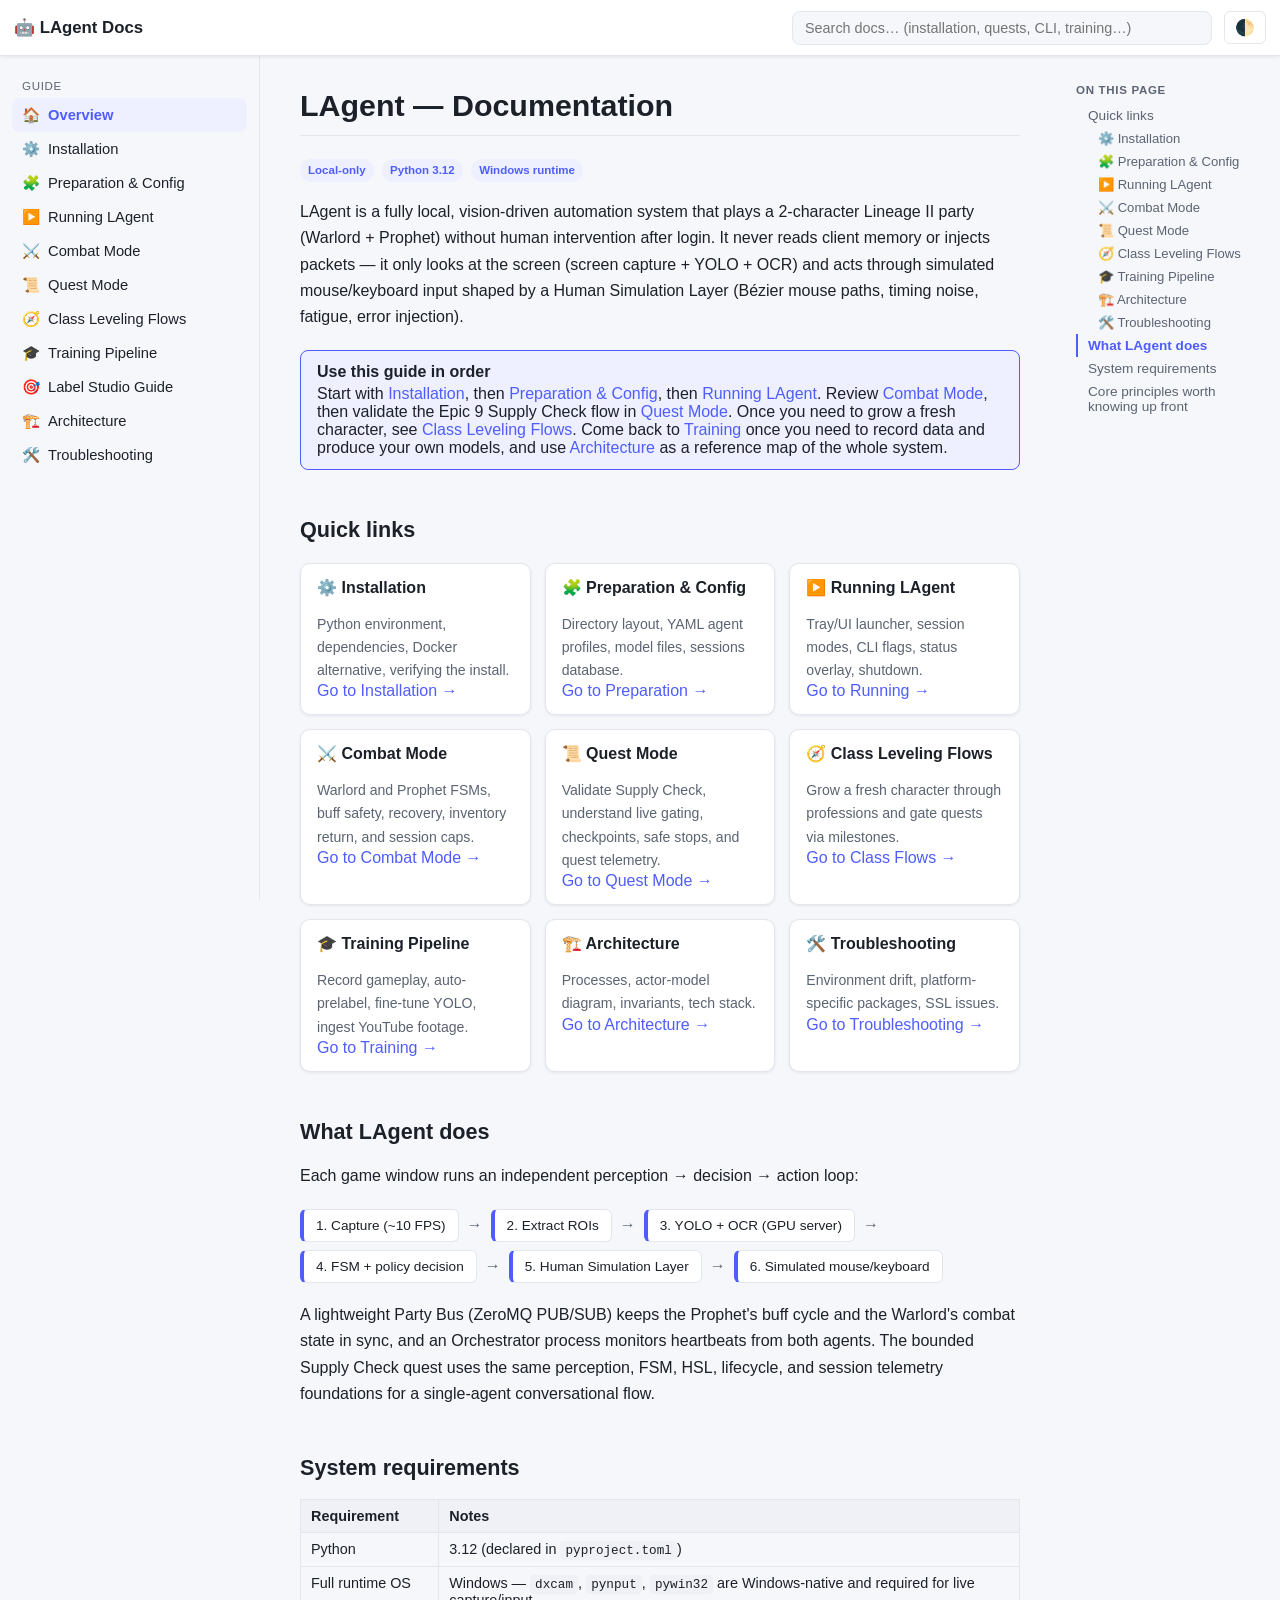
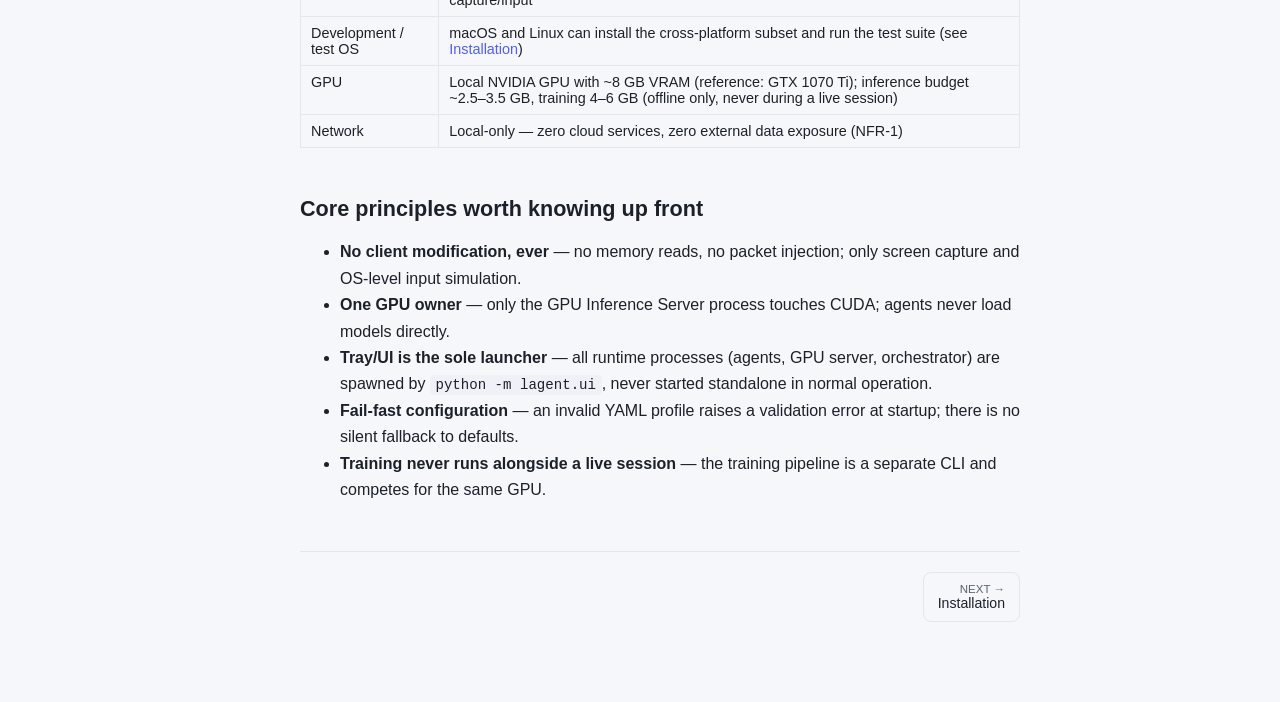
<file: docs/site/index.html>
<!doctype html>
<html lang="en">
<head>
<meta charset="utf-8" />
<meta name="viewport" content="width=device-width, initial-scale=1" />
<title>Overview · LAgent Docs</title>
<link rel="stylesheet" href="assets/style.css" />
</head>
<body>
<header class="topbar">
  <button id="navToggle" aria-label="Toggle navigation">☰</button>
  <div class="brand">🤖 LAgent Docs</div>
  <div class="search-wrap">
    <input id="searchInput" type="text" placeholder="Search docs… (installation, quests, CLI, training…)" autocomplete="off" />
    <div id="searchResults" class="search-results"></div>
  </div>
  <button id="themeToggle" aria-label="Toggle theme">🌓</button>
</header>

<div class="layout">
  <nav id="sidebar" class="sidebar"></nav>

  <main class="content">
    <h1>LAgent — Documentation</h1>
    <p>
      <span class="badge">Local-only</span>
      <span class="badge">Python 3.12</span>
      <span class="badge">Windows runtime</span>
    </p>

    <p>
      LAgent is a fully local, vision-driven automation system that plays a 2-character
      Lineage II party (Warlord + Prophet) without human intervention after login. It never
      reads client memory or injects packets — it only looks at the screen (screen capture +
      YOLO + OCR) and acts through simulated mouse/keyboard input shaped by a Human Simulation
      Layer (Bézier mouse paths, timing noise, fatigue, error injection).
    </p>

    <div class="callout info">
      <strong class="callout-title">Use this guide in order</strong>
      Start with <a href="installation.html">Installation</a>, then
      <a href="preparation.html">Preparation &amp; Config</a>, then
      <a href="running.html">Running LAgent</a>. Review
      <a href="combat-mode.html">Combat Mode</a>, then validate the Epic 9 Supply Check flow in
      <a href="quest-mode.html">Quest Mode</a>. Once you need to grow a fresh character,
      see <a href="class-flows.html">Class Leveling Flows</a>. Come back to
      <a href="training.html">Training</a> once you need to record data and produce your own
      models, and use <a href="architecture.html">Architecture</a> as a reference map of the
      whole system.
    </div>

    <h2 id="quick-links">Quick links</h2>
    <div class="cards">
      <div class="card">
        <h3>⚙️ Installation</h3>
        <p>Python environment, dependencies, Docker alternative, verifying the install.</p>
        <a href="installation.html">Go to Installation →</a>
      </div>
      <div class="card">
        <h3>🧩 Preparation &amp; Config</h3>
        <p>Directory layout, YAML agent profiles, model files, sessions database.</p>
        <a href="preparation.html">Go to Preparation →</a>
      </div>
      <div class="card">
        <h3>▶️ Running LAgent</h3>
        <p>Tray/UI launcher, session modes, CLI flags, status overlay, shutdown.</p>
        <a href="running.html">Go to Running →</a>
      </div>
      <div class="card">
        <h3>⚔️ Combat Mode</h3>
        <p>Warlord and Prophet FSMs, buff safety, recovery, inventory return, and session caps.</p>
        <a href="combat-mode.html">Go to Combat Mode →</a>
      </div>
      <div class="card">
        <h3>📜 Quest Mode</h3>
        <p>Validate Supply Check, understand live gating, checkpoints, safe stops, and quest telemetry.</p>
        <a href="quest-mode.html">Go to Quest Mode →</a>
      </div>
      <div class="card">
        <h3>🧭 Class Leveling Flows</h3>
        <p>Grow a fresh character through professions and gate quests via milestones.</p>
        <a href="class-flows.html">Go to Class Flows →</a>
      </div>
      <div class="card">
        <h3>🎓 Training Pipeline</h3>
        <p>Record gameplay, auto-prelabel, fine-tune YOLO, ingest YouTube footage.</p>
        <a href="training.html">Go to Training →</a>
      </div>
      <div class="card">
        <h3>🏗️ Architecture</h3>
        <p>Processes, actor-model diagram, invariants, tech stack.</p>
        <a href="architecture.html">Go to Architecture →</a>
      </div>
      <div class="card">
        <h3>🛠️ Troubleshooting</h3>
        <p>Environment drift, platform-specific packages, SSL issues.</p>
        <a href="troubleshooting.html">Go to Troubleshooting →</a>
      </div>
    </div>

    <h2 id="what-it-does">What LAgent does</h2>
    <p>Each game window runs an independent perception → decision → action loop:</p>
    <div class="pipeline">
      <div class="step">1. Capture (~10 FPS)</div>
      <span class="sep">→</span>
      <div class="step">2. Extract ROIs</div>
      <span class="sep">→</span>
      <div class="step">3. YOLO + OCR (GPU server)</div>
      <span class="sep">→</span>
      <div class="step">4. FSM + policy decision</div>
      <span class="sep">→</span>
      <div class="step">5. Human Simulation Layer</div>
      <span class="sep">→</span>
      <div class="step">6. Simulated mouse/keyboard</div>
    </div>
    <p>
      A lightweight Party Bus (ZeroMQ PUB/SUB) keeps the Prophet's buff cycle and the Warlord's
      combat state in sync, and an Orchestrator process monitors heartbeats from both agents.
      The bounded Supply Check quest uses the same perception, FSM, HSL, lifecycle, and session
      telemetry foundations for a single-agent conversational flow.
    </p>

    <h2 id="requirements">System requirements</h2>
    <table>
      <thead><tr><th>Requirement</th><th>Notes</th></tr></thead>
      <tbody>
        <tr><td>Python</td><td>3.12 (declared in <code>pyproject.toml</code>)</td></tr>
        <tr><td>Full runtime OS</td><td>Windows — <code>dxcam</code>, <code>pynput</code>, <code>pywin32</code> are Windows-native and required for live capture/input</td></tr>
        <tr><td>Development / test OS</td><td>macOS and Linux can install the cross-platform subset and run the test suite (see <a href="installation.html">Installation</a>)</td></tr>
        <tr><td>GPU</td><td>Local NVIDIA GPU with ~8 GB VRAM (reference: GTX 1070 Ti); inference budget ~2.5–3.5 GB, training 4–6 GB (offline only, never during a live session)</td></tr>
        <tr><td>Network</td><td>Local-only — zero cloud services, zero external data exposure (NFR-1)</td></tr>
      </tbody>
    </table>

    <h2 id="core-principles">Core principles worth knowing up front</h2>
    <ul>
      <li><strong>No client modification, ever</strong> — no memory reads, no packet injection; only screen capture and OS-level input simulation.</li>
      <li><strong>One GPU owner</strong> — only the GPU Inference Server process touches CUDA; agents never load models directly.</li>
      <li><strong>Tray/UI is the sole launcher</strong> — all runtime processes (agents, GPU server, orchestrator) are spawned by <code>python -m lagent.ui</code>, never started standalone in normal operation.</li>
      <li><strong>Fail-fast configuration</strong> — an invalid YAML profile raises a validation error at startup; there is no silent fallback to defaults.</li>
      <li><strong>Training never runs alongside a live session</strong> — the training pipeline is a separate CLI and competes for the same GPU.</li>
    </ul>

    <div class="page-nav"></div>
  </main>

  <aside id="toc" class="toc"></aside>
</div>

<script src="assets/search-index.js"></script>
<script src="assets/app.js" data-page="index"></script>
</body>
</html>
</file>
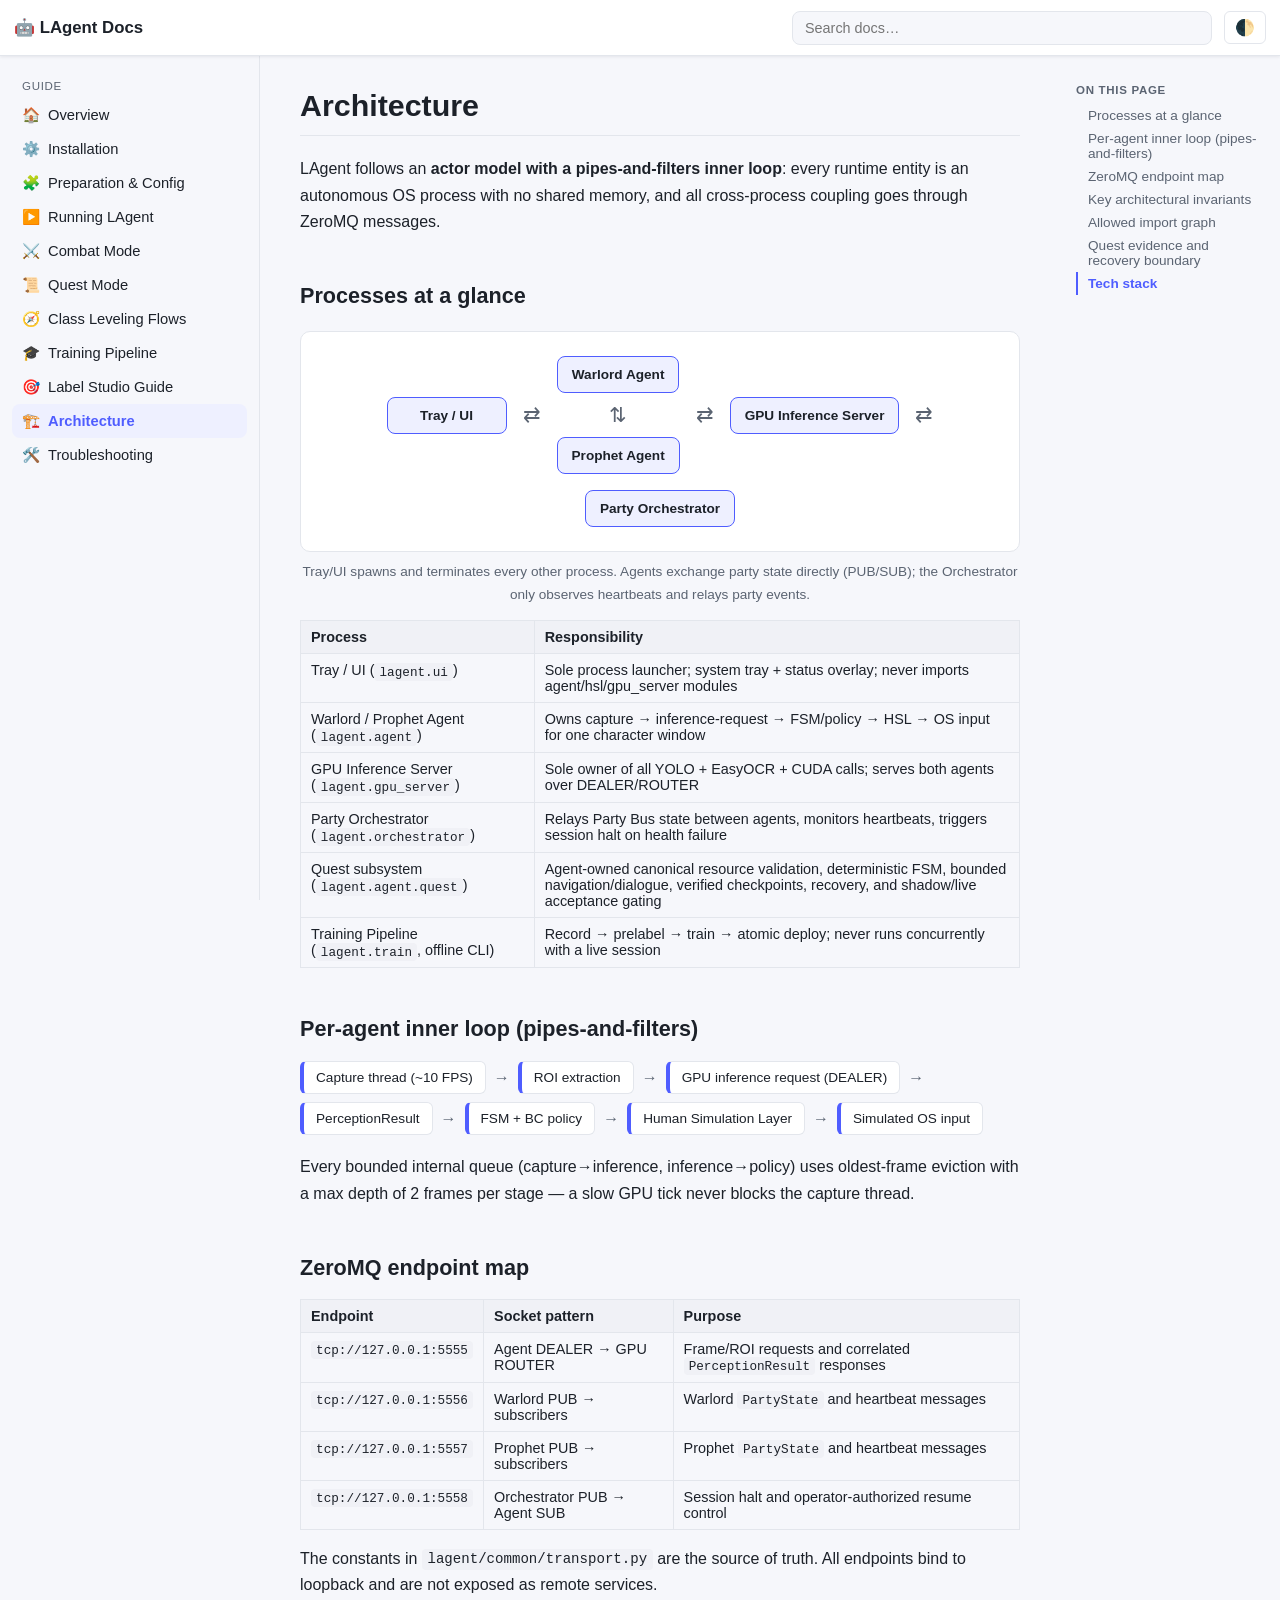
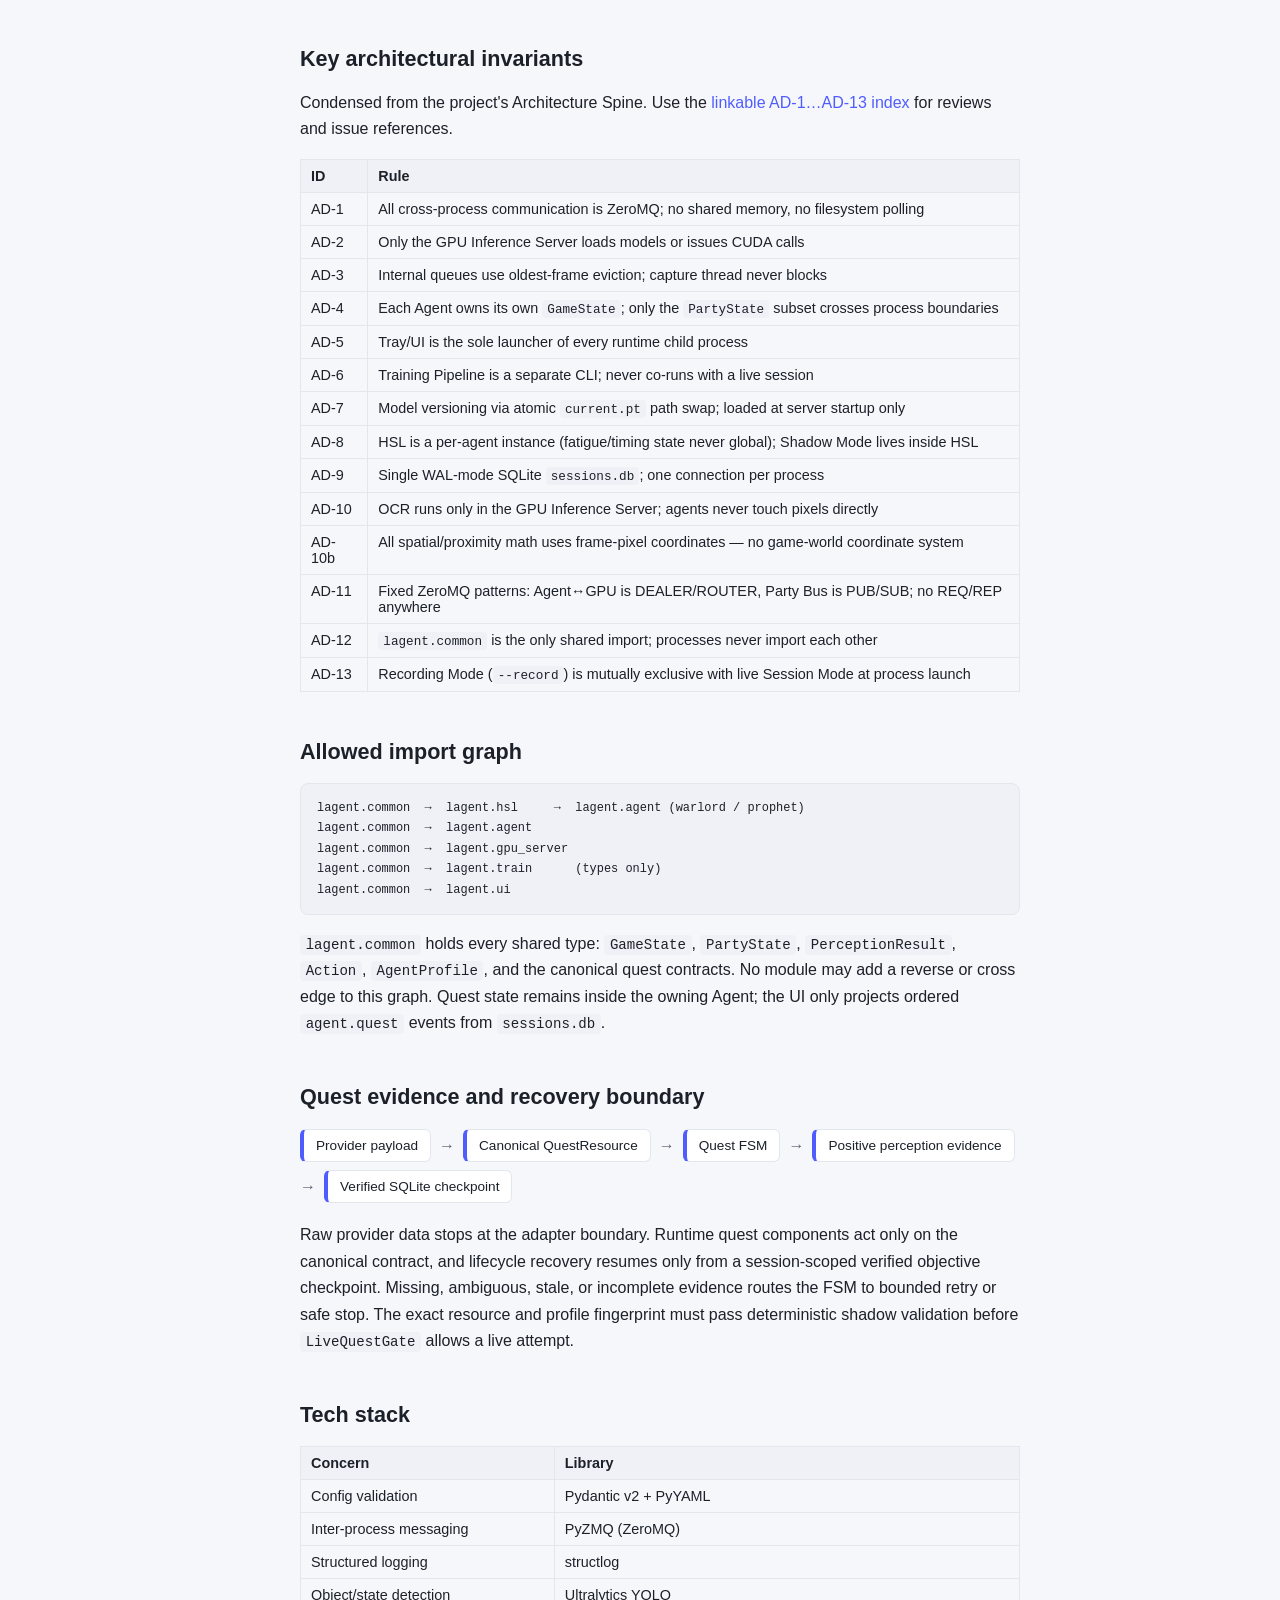
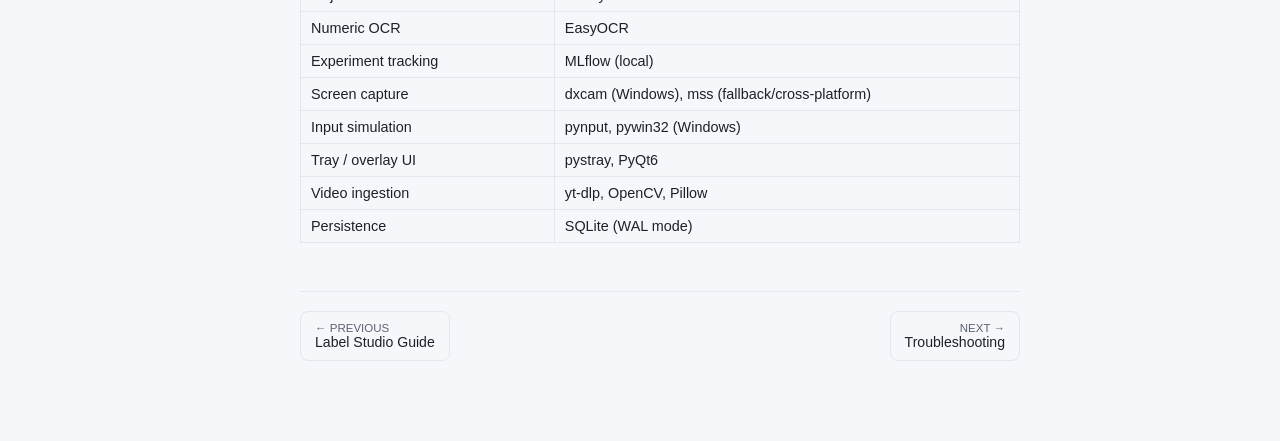
<file: docs/site/architecture.html>
<!doctype html>
<html lang="en">
<head>
<meta charset="utf-8" />
<meta name="viewport" content="width=device-width, initial-scale=1" />
<title>Architecture · LAgent Docs</title>
<link rel="stylesheet" href="assets/style.css" />
</head>
<body>
<header class="topbar">
  <button id="navToggle" aria-label="Toggle navigation">☰</button>
  <div class="brand">🤖 LAgent Docs</div>
  <div class="search-wrap">
    <input id="searchInput" type="text" placeholder="Search docs…" autocomplete="off" />
    <div id="searchResults" class="search-results"></div>
  </div>
  <button id="themeToggle" aria-label="Toggle theme">🌓</button>
</header>

<div class="layout">
  <nav id="sidebar" class="sidebar"></nav>

  <main class="content">
    <h1>Architecture</h1>
    <p>LAgent follows an <strong>actor model with a pipes-and-filters inner loop</strong>: every
      runtime entity is an autonomous OS process with no shared memory, and all cross-process
      coupling goes through ZeroMQ messages.</p>

    <h2 id="actors">Processes at a glance</h2>
    <div class="diagram">
      <div class="flow-col">
        <div class="node">Tray / UI</div>
      </div>
      <span class="arrow">⇄</span>
      <div class="flow-col">
        <div class="node">Warlord Agent</div>
        <span class="arrow">⇅</span>
        <div class="node">Prophet Agent</div>
      </div>
      <span class="arrow">⇄</span>
      <div class="flow-col">
        <div class="node">GPU Inference Server</div>
      </div>
      <span class="arrow">⇄</span>
      <div class="flow-col">
        <div class="node">Party Orchestrator</div>
      </div>
    </div>
    <p style="text-align:center; color:var(--text-muted); font-size:0.85rem; margin-top:-1em;">
      Tray/UI spawns and terminates every other process. Agents exchange party state directly
      (PUB/SUB); the Orchestrator only observes heartbeats and relays party events.
    </p>

    <table>
      <thead><tr><th>Process</th><th>Responsibility</th></tr></thead>
      <tbody>
        <tr><td>Tray / UI (<code>lagent.ui</code>)</td><td>Sole process launcher; system tray + status overlay; never imports agent/hsl/gpu_server modules</td></tr>
        <tr><td>Warlord / Prophet Agent (<code>lagent.agent</code>)</td><td>Owns capture → inference-request → FSM/policy → HSL → OS input for one character window</td></tr>
        <tr><td>GPU Inference Server (<code>lagent.gpu_server</code>)</td><td>Sole owner of all YOLO + EasyOCR + CUDA calls; serves both agents over DEALER/ROUTER</td></tr>
        <tr><td>Party Orchestrator (<code>lagent.orchestrator</code>)</td><td>Relays Party Bus state between agents, monitors heartbeats, triggers session halt on health failure</td></tr>
        <tr><td>Quest subsystem (<code>lagent.agent.quest</code>)</td><td>Agent-owned canonical resource validation, deterministic FSM, bounded navigation/dialogue, verified checkpoints, recovery, and shadow/live acceptance gating</td></tr>
        <tr><td>Training Pipeline (<code>lagent.train</code>, offline CLI)</td><td>Record → prelabel → train → atomic deploy; never runs concurrently with a live session</td></tr>
      </tbody>
    </table>

    <h2 id="pipeline">Per-agent inner loop (pipes-and-filters)</h2>
    <div class="pipeline">
      <div class="step">Capture thread (~10 FPS)</div>
      <span class="sep">→</span>
      <div class="step">ROI extraction</div>
      <span class="sep">→</span>
      <div class="step">GPU inference request (DEALER)</div>
      <span class="sep">→</span>
      <div class="step">PerceptionResult</div>
      <span class="sep">→</span>
      <div class="step">FSM + BC policy</div>
      <span class="sep">→</span>
      <div class="step">Human Simulation Layer</div>
      <span class="sep">→</span>
      <div class="step">Simulated OS input</div>
    </div>
    <p>Every bounded internal queue (capture→inference, inference→policy) uses oldest-frame
      eviction with a max depth of 2 frames per stage — a slow GPU tick never blocks the
      capture thread.</p>

    <h2 id="endpoints">ZeroMQ endpoint map</h2>
    <table>
      <thead><tr><th>Endpoint</th><th>Socket pattern</th><th>Purpose</th></tr></thead>
      <tbody>
        <tr><td><code>tcp://127.0.0.1:5555</code></td><td>Agent DEALER → GPU ROUTER</td><td>Frame/ROI requests and correlated <code>PerceptionResult</code> responses</td></tr>
        <tr><td><code>tcp://127.0.0.1:5556</code></td><td>Warlord PUB → subscribers</td><td>Warlord <code>PartyState</code> and heartbeat messages</td></tr>
        <tr><td><code>tcp://127.0.0.1:5557</code></td><td>Prophet PUB → subscribers</td><td>Prophet <code>PartyState</code> and heartbeat messages</td></tr>
        <tr><td><code>tcp://127.0.0.1:5558</code></td><td>Orchestrator PUB → Agent SUB</td><td>Session halt and operator-authorized resume control</td></tr>
      </tbody>
    </table>
    <p>The constants in <code>lagent/common/transport.py</code> are the source of truth. All
      endpoints bind to loopback and are not exposed as remote services.</p>

    <h2 id="invariants">Key architectural invariants</h2>
    <p>Condensed from the project's Architecture Spine. Use the
      <a href="../architecture-decisions.md">linkable AD-1…AD-13 index</a> for reviews and issue references.</p>
    <table>
      <thead><tr><th>ID</th><th>Rule</th></tr></thead>
      <tbody>
        <tr><td>AD-1</td><td>All cross-process communication is ZeroMQ; no shared memory, no filesystem polling</td></tr>
        <tr><td>AD-2</td><td>Only the GPU Inference Server loads models or issues CUDA calls</td></tr>
        <tr><td>AD-3</td><td>Internal queues use oldest-frame eviction; capture thread never blocks</td></tr>
        <tr><td>AD-4</td><td>Each Agent owns its own <code>GameState</code>; only the <code>PartyState</code> subset crosses process boundaries</td></tr>
        <tr><td>AD-5</td><td>Tray/UI is the sole launcher of every runtime child process</td></tr>
        <tr><td>AD-6</td><td>Training Pipeline is a separate CLI; never co-runs with a live session</td></tr>
        <tr><td>AD-7</td><td>Model versioning via atomic <code>current.pt</code> path swap; loaded at server startup only</td></tr>
        <tr><td>AD-8</td><td>HSL is a per-agent instance (fatigue/timing state never global); Shadow Mode lives inside HSL</td></tr>
        <tr><td>AD-9</td><td>Single WAL-mode SQLite <code>sessions.db</code>; one connection per process</td></tr>
        <tr><td>AD-10</td><td>OCR runs only in the GPU Inference Server; agents never touch pixels directly</td></tr>
        <tr><td>AD-10b</td><td>All spatial/proximity math uses frame-pixel coordinates — no game-world coordinate system</td></tr>
        <tr><td>AD-11</td><td>Fixed ZeroMQ patterns: Agent↔GPU is DEALER/ROUTER, Party Bus is PUB/SUB; no REQ/REP anywhere</td></tr>
        <tr><td>AD-12</td><td><code>lagent.common</code> is the only shared import; processes never import each other</td></tr>
        <tr><td>AD-13</td><td>Recording Mode (<code>--record</code>) is mutually exclusive with live Session Mode at process launch</td></tr>
      </tbody>
    </table>

    <h2 id="import-graph">Allowed import graph</h2>
    <pre><code>lagent.common  →  lagent.hsl     →  lagent.agent (warlord / prophet)
lagent.common  →  lagent.agent
lagent.common  →  lagent.gpu_server
lagent.common  →  lagent.train      (types only)
lagent.common  →  lagent.ui</code></pre>
    <p><code>lagent.common</code> holds every shared type: <code>GameState</code>,
      <code>PartyState</code>, <code>PerceptionResult</code>, <code>Action</code>,
      <code>AgentProfile</code>, and the canonical quest contracts. No module may add a reverse
      or cross edge to this graph. Quest state remains inside the owning Agent; the UI only
      projects ordered <code>agent.quest</code> events from <code>sessions.db</code>.</p>

    <h2 id="quest-safety">Quest evidence and recovery boundary</h2>
    <div class="pipeline">
      <div class="step">Provider payload</div>
      <span class="sep">→</span>
      <div class="step">Canonical QuestResource</div>
      <span class="sep">→</span>
      <div class="step">Quest FSM</div>
      <span class="sep">→</span>
      <div class="step">Positive perception evidence</div>
      <span class="sep">→</span>
      <div class="step">Verified SQLite checkpoint</div>
    </div>
    <p>Raw provider data stops at the adapter boundary. Runtime quest components act only on the
      canonical contract, and lifecycle recovery resumes only from a session-scoped verified
      objective checkpoint. Missing, ambiguous, stale, or incomplete evidence routes the FSM to
      bounded retry or safe stop. The exact resource and profile fingerprint must pass deterministic
      shadow validation before <code>LiveQuestGate</code> allows a live attempt.</p>

    <h2 id="stack">Tech stack</h2>
    <table>
      <thead><tr><th>Concern</th><th>Library</th></tr></thead>
      <tbody>
        <tr><td>Config validation</td><td>Pydantic v2 + PyYAML</td></tr>
        <tr><td>Inter-process messaging</td><td>PyZMQ (ZeroMQ)</td></tr>
        <tr><td>Structured logging</td><td>structlog</td></tr>
        <tr><td>Object/state detection</td><td>Ultralytics YOLO</td></tr>
        <tr><td>Numeric OCR</td><td>EasyOCR</td></tr>
        <tr><td>Experiment tracking</td><td>MLflow (local)</td></tr>
        <tr><td>Screen capture</td><td>dxcam (Windows), mss (fallback/cross-platform)</td></tr>
        <tr><td>Input simulation</td><td>pynput, pywin32 (Windows)</td></tr>
        <tr><td>Tray / overlay UI</td><td>pystray, PyQt6</td></tr>
        <tr><td>Video ingestion</td><td>yt-dlp, OpenCV, Pillow</td></tr>
        <tr><td>Persistence</td><td>SQLite (WAL mode)</td></tr>
      </tbody>
    </table>

    <div class="page-nav"></div>
  </main>

  <aside id="toc" class="toc"></aside>
</div>

<script src="assets/search-index.js"></script>
<script src="assets/app.js" data-page="architecture"></script>
</body>
</html>
</file>
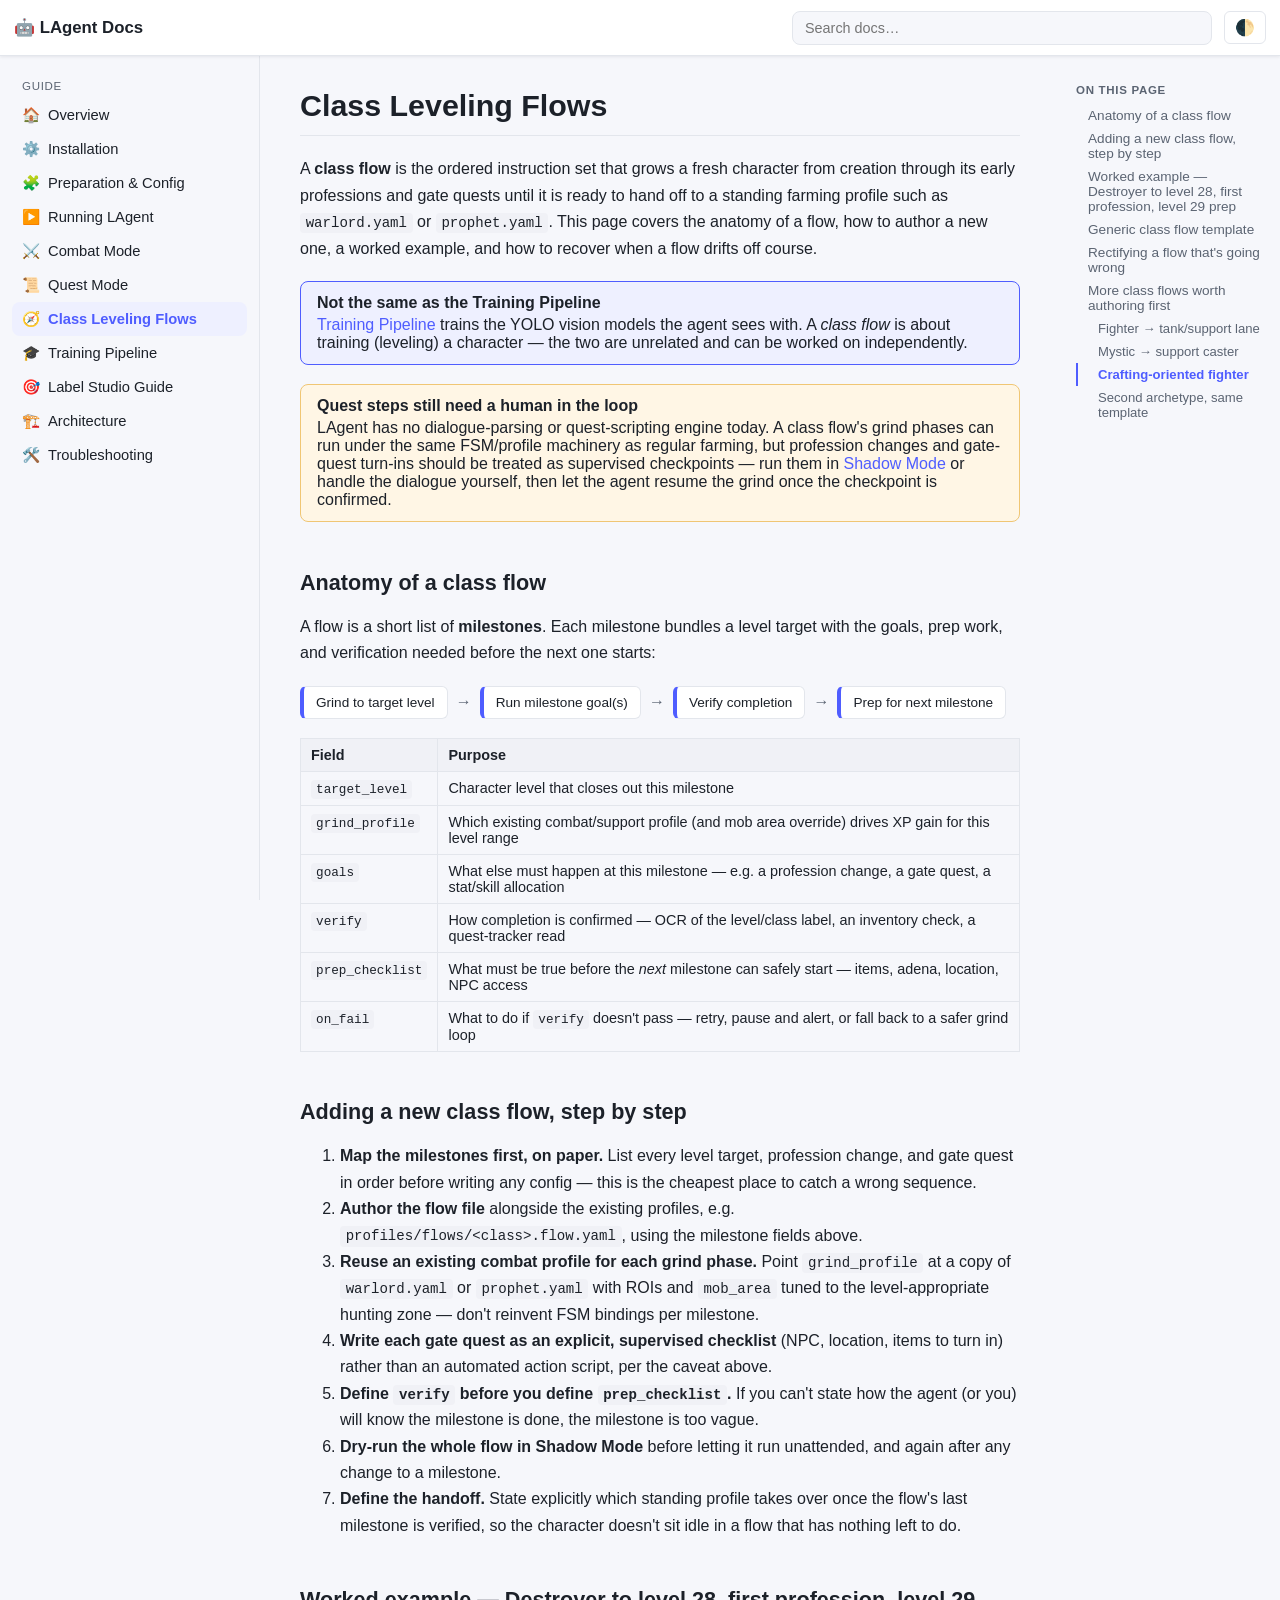
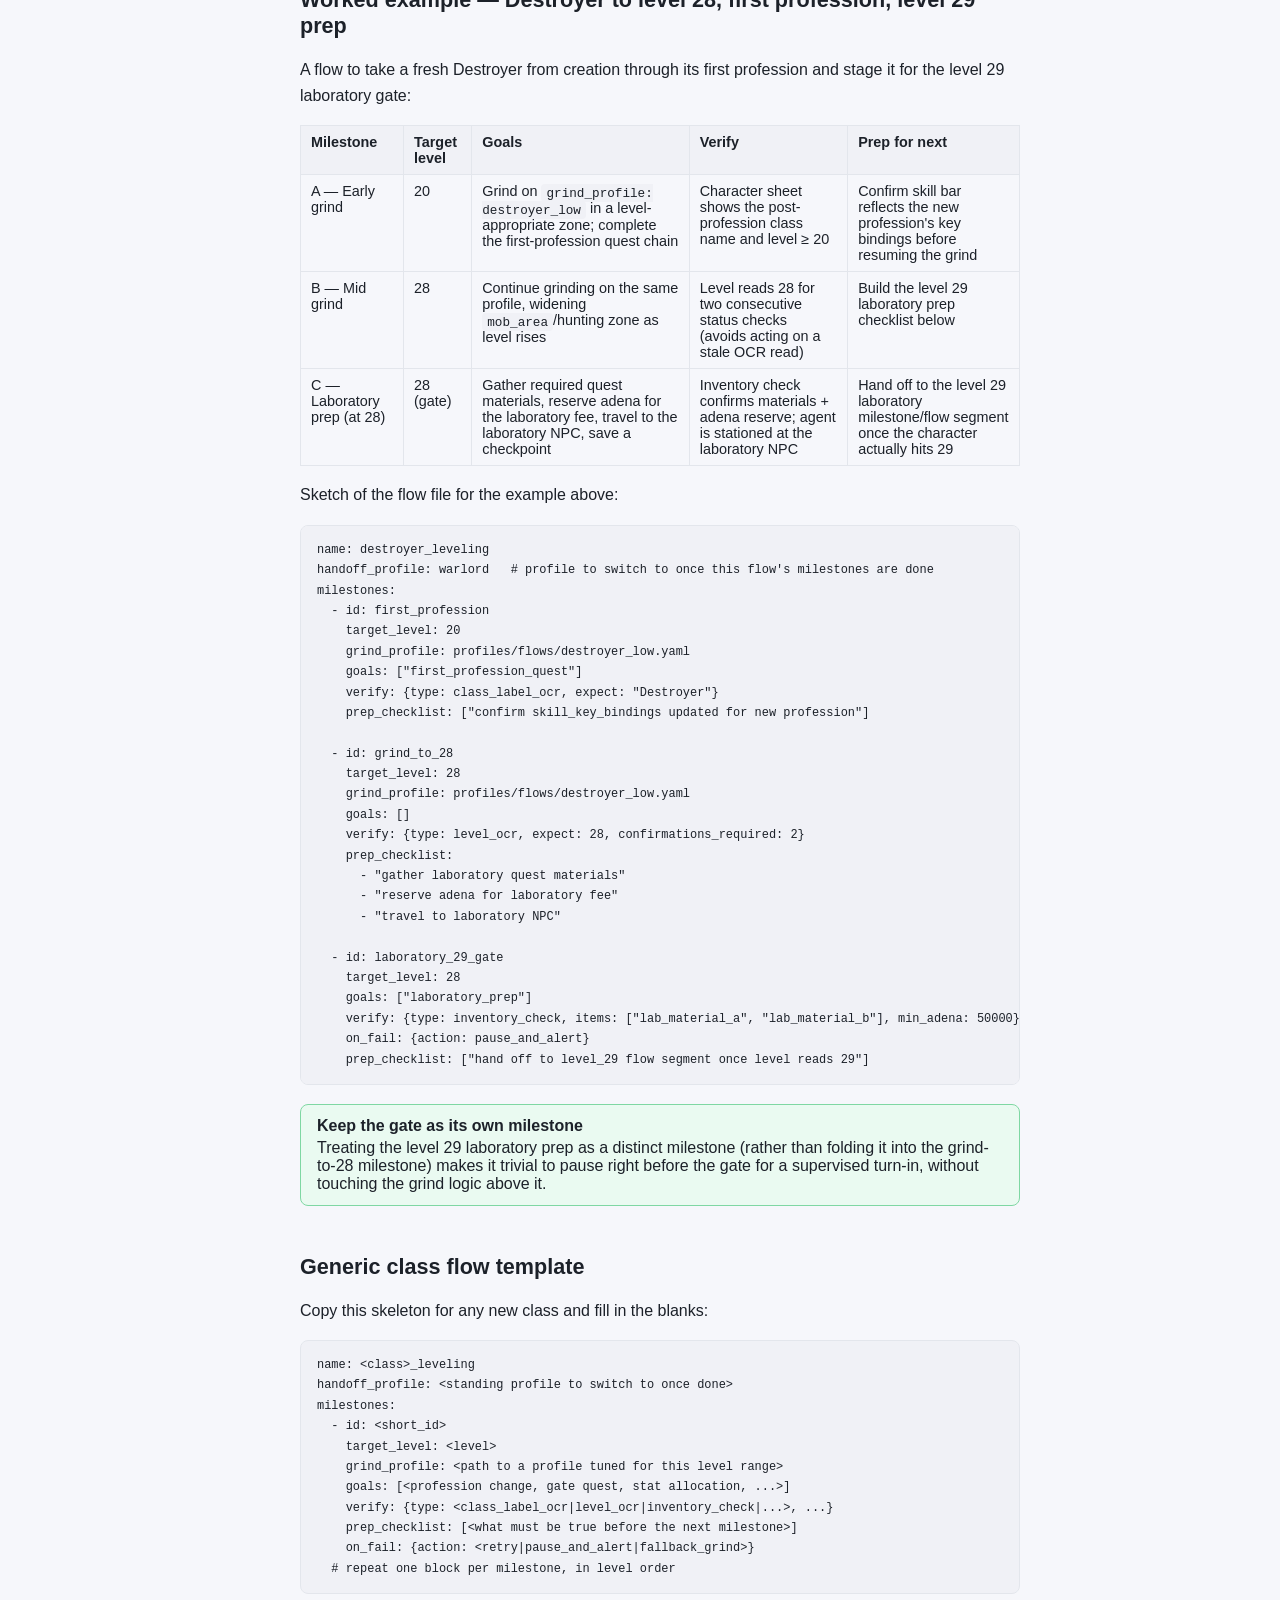
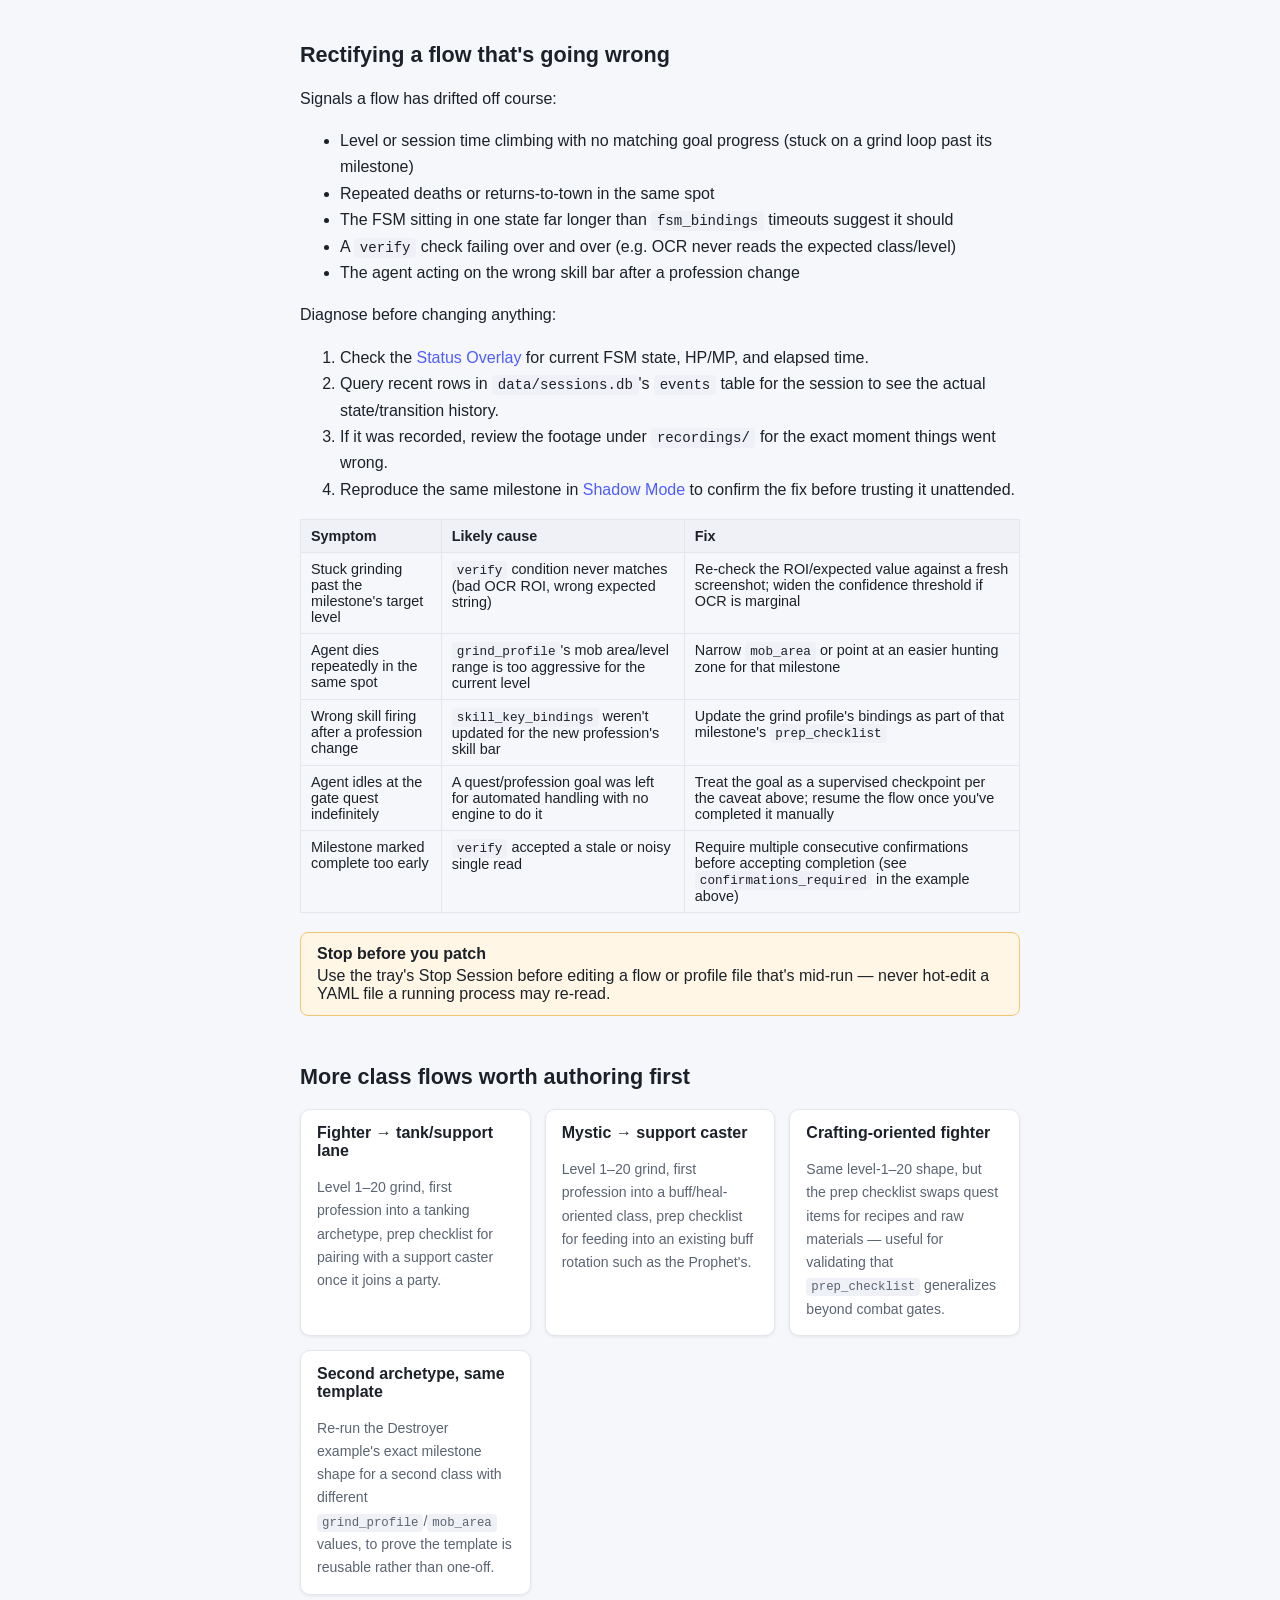
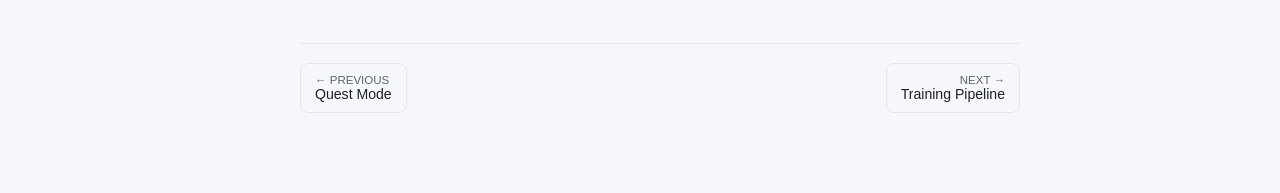
<file: docs/site/class-flows.html>
<!doctype html>
<html lang="en">
<head>
<meta charset="utf-8" />
<meta name="viewport" content="width=device-width, initial-scale=1" />
<title>Class Leveling Flows · LAgent Docs</title>
<link rel="stylesheet" href="assets/style.css" />
</head>
<body>
<header class="topbar">
  <button id="navToggle" aria-label="Toggle navigation">☰</button>
  <div class="brand">🤖 LAgent Docs</div>
  <div class="search-wrap">
    <input id="searchInput" type="text" placeholder="Search docs…" autocomplete="off" />
    <div id="searchResults" class="search-results"></div>
  </div>
  <button id="themeToggle" aria-label="Toggle theme">🌓</button>
</header>

<div class="layout">
  <nav id="sidebar" class="sidebar"></nav>

  <main class="content">
    <h1>Class Leveling Flows</h1>
    <p>A <strong>class flow</strong> is the ordered instruction set that grows a fresh
      character from creation through its early professions and gate quests until it is
      ready to hand off to a standing farming profile such as <code>warlord.yaml</code> or
      <code>prophet.yaml</code>. This page covers the anatomy of a flow, how to author a new
      one, a worked example, and how to recover when a flow drifts off course.</p>

    <div class="callout info">
      <strong class="callout-title">Not the same as the Training Pipeline</strong>
      <a href="training.html">Training Pipeline</a> trains the YOLO vision models the agent
      sees with. A <em>class flow</em> is about training (leveling) a character —
      the two are unrelated and can be worked on independently.
    </div>

    <div class="callout warn">
      <strong class="callout-title">Quest steps still need a human in the loop</strong>
      LAgent has no dialogue-parsing or quest-scripting engine today. A class flow's grind
      phases can run under the same FSM/profile machinery as regular farming, but profession
      changes and gate-quest turn-ins should be treated as supervised checkpoints — run them
      in <a href="running.html#modes">Shadow Mode</a> or handle the dialogue yourself, then
      let the agent resume the grind once the checkpoint is confirmed.
    </div>

    <h2 id="concept">Anatomy of a class flow</h2>
    <p>A flow is a short list of <strong>milestones</strong>. Each milestone bundles a level
      target with the goals, prep work, and verification needed before the next one starts:</p>
    <div class="pipeline">
      <div class="step">Grind to target level</div>
      <span class="sep">→</span>
      <div class="step">Run milestone goal(s)</div>
      <span class="sep">→</span>
      <div class="step">Verify completion</div>
      <span class="sep">→</span>
      <div class="step">Prep for next milestone</div>
    </div>
    <table>
      <thead><tr><th>Field</th><th>Purpose</th></tr></thead>
      <tbody>
        <tr><td><code>target_level</code></td><td>Character level that closes out this milestone</td></tr>
        <tr><td><code>grind_profile</code></td><td>Which existing combat/support profile (and mob area override) drives XP gain for this level range</td></tr>
        <tr><td><code>goals</code></td><td>What else must happen at this milestone — e.g. a profession change, a gate quest, a stat/skill allocation</td></tr>
        <tr><td><code>verify</code></td><td>How completion is confirmed — OCR of the level/class label, an inventory check, a quest-tracker read</td></tr>
        <tr><td><code>prep_checklist</code></td><td>What must be true before the <em>next</em> milestone can safely start — items, adena, location, NPC access</td></tr>
        <tr><td><code>on_fail</code></td><td>What to do if <code>verify</code> doesn't pass — retry, pause and alert, or fall back to a safer grind loop</td></tr>
      </tbody>
    </table>

    <h2 id="add-flow">Adding a new class flow, step by step</h2>
    <ol>
      <li><strong>Map the milestones first, on paper.</strong> List every level target, profession
        change, and gate quest in order before writing any config — this is the cheapest place
        to catch a wrong sequence.</li>
      <li><strong>Author the flow file</strong> alongside the existing profiles, e.g.
        <code>profiles/flows/&lt;class&gt;.flow.yaml</code>, using the milestone fields above.</li>
      <li><strong>Reuse an existing combat profile for each grind phase.</strong> Point
        <code>grind_profile</code> at a copy of <code>warlord.yaml</code> or
        <code>prophet.yaml</code> with ROIs and <code>mob_area</code> tuned to the
        level-appropriate hunting zone — don't reinvent FSM bindings per milestone.</li>
      <li><strong>Write each gate quest as an explicit, supervised checklist</strong> (NPC,
        location, items to turn in) rather than an automated action script, per the caveat
        above.</li>
      <li><strong>Define <code>verify</code> before you define <code>prep_checklist</code>.</strong>
        If you can't state how the agent (or you) will know the milestone is done, the
        milestone is too vague.</li>
      <li><strong>Dry-run the whole flow in Shadow Mode</strong> before letting it run
        unattended, and again after any change to a milestone.</li>
      <li><strong>Define the handoff.</strong> State explicitly which standing profile takes
        over once the flow's last milestone is verified, so the character doesn't sit idle
        in a flow that has nothing left to do.</li>
    </ol>

    <h2 id="example">Worked example — Destroyer to level 28, first profession, level 29 prep</h2>
    <p>A flow to take a fresh Destroyer from creation through its first profession and stage
      it for the level 29 laboratory gate:</p>
    <table>
      <thead><tr><th>Milestone</th><th>Target level</th><th>Goals</th><th>Verify</th><th>Prep for next</th></tr></thead>
      <tbody>
        <tr>
          <td>A — Early grind</td>
          <td>20</td>
          <td>Grind on <code>grind_profile: destroyer_low</code> in a level-appropriate zone; complete the first-profession quest chain</td>
          <td>Character sheet shows the post-profession class name and level ≥ 20</td>
          <td>Confirm skill bar reflects the new profession's key bindings before resuming the grind</td>
        </tr>
        <tr>
          <td>B — Mid grind</td>
          <td>28</td>
          <td>Continue grinding on the same profile, widening <code>mob_area</code>/hunting zone as level rises</td>
          <td>Level reads 28 for two consecutive status checks (avoids acting on a stale OCR read)</td>
          <td>Build the level 29 laboratory prep checklist below</td>
        </tr>
        <tr>
          <td>C — Laboratory prep (at 28)</td>
          <td>28 (gate)</td>
          <td>Gather required quest materials, reserve adena for the laboratory fee, travel to the laboratory NPC, save a checkpoint</td>
          <td>Inventory check confirms materials + adena reserve; agent is stationed at the laboratory NPC</td>
          <td>Hand off to the level 29 laboratory milestone/flow segment once the character actually hits 29</td>
        </tr>
      </tbody>
    </table>
    <p>Sketch of the flow file for the example above:</p>
    <pre><code>name: destroyer_leveling
handoff_profile: warlord   # profile to switch to once this flow's milestones are done
milestones:
  - id: first_profession
    target_level: 20
    grind_profile: profiles/flows/destroyer_low.yaml
    goals: ["first_profession_quest"]
    verify: {type: class_label_ocr, expect: "Destroyer"}
    prep_checklist: ["confirm skill_key_bindings updated for new profession"]

  - id: grind_to_28
    target_level: 28
    grind_profile: profiles/flows/destroyer_low.yaml
    goals: []
    verify: {type: level_ocr, expect: 28, confirmations_required: 2}
    prep_checklist:
      - "gather laboratory quest materials"
      - "reserve adena for laboratory fee"
      - "travel to laboratory NPC"

  - id: laboratory_29_gate
    target_level: 28
    goals: ["laboratory_prep"]
    verify: {type: inventory_check, items: ["lab_material_a", "lab_material_b"], min_adena: 50000}
    on_fail: {action: pause_and_alert}
    prep_checklist: ["hand off to level_29 flow segment once level reads 29"]</code></pre>
    <div class="callout ok">
      <strong class="callout-title">Keep the gate as its own milestone</strong>
      Treating the level 29 laboratory prep as a distinct milestone (rather than folding it
      into the grind-to-28 milestone) makes it trivial to pause right before the gate for a
      supervised turn-in, without touching the grind logic above it.
    </div>

    <h2 id="generic-template">Generic class flow template</h2>
    <p>Copy this skeleton for any new class and fill in the blanks:</p>
    <pre><code>name: &lt;class&gt;_leveling
handoff_profile: &lt;standing profile to switch to once done&gt;
milestones:
  - id: &lt;short_id&gt;
    target_level: &lt;level&gt;
    grind_profile: &lt;path to a profile tuned for this level range&gt;
    goals: [&lt;profession change, gate quest, stat allocation, ...&gt;]
    verify: {type: &lt;class_label_ocr|level_ocr|inventory_check|...&gt;, ...}
    prep_checklist: [&lt;what must be true before the next milestone&gt;]
    on_fail: {action: &lt;retry|pause_and_alert|fallback_grind&gt;}
  # repeat one block per milestone, in level order</code></pre>

    <h2 id="rectify">Rectifying a flow that's going wrong</h2>
    <p>Signals a flow has drifted off course:</p>
    <ul>
      <li>Level or session time climbing with no matching goal progress (stuck on a grind loop past its milestone)</li>
      <li>Repeated deaths or returns-to-town in the same spot</li>
      <li>The FSM sitting in one state far longer than <code>fsm_bindings</code> timeouts suggest it should</li>
      <li>A <code>verify</code> check failing over and over (e.g. OCR never reads the expected class/level)</li>
      <li>The agent acting on the wrong skill bar after a profession change</li>
    </ul>
    <p>Diagnose before changing anything:</p>
    <ol>
      <li>Check the <a href="running.html#status-overlay">Status Overlay</a> for current FSM state, HP/MP, and elapsed time.</li>
      <li>Query recent rows in <code>data/sessions.db</code>'s <code>events</code> table for the session to see the actual state/transition history.</li>
      <li>If it was recorded, review the footage under <code>recordings/</code> for the exact moment things went wrong.</li>
      <li>Reproduce the same milestone in <a href="running.html#modes">Shadow Mode</a> to confirm the fix before trusting it unattended.</li>
    </ol>
    <table>
      <thead><tr><th>Symptom</th><th>Likely cause</th><th>Fix</th></tr></thead>
      <tbody>
        <tr><td>Stuck grinding past the milestone's target level</td><td><code>verify</code> condition never matches (bad OCR ROI, wrong expected string)</td><td>Re-check the ROI/expected value against a fresh screenshot; widen the confidence threshold if OCR is marginal</td></tr>
        <tr><td>Agent dies repeatedly in the same spot</td><td><code>grind_profile</code>'s mob area/level range is too aggressive for the current level</td><td>Narrow <code>mob_area</code> or point at an easier hunting zone for that milestone</td></tr>
        <tr><td>Wrong skill firing after a profession change</td><td><code>skill_key_bindings</code> weren't updated for the new profession's skill bar</td><td>Update the grind profile's bindings as part of that milestone's <code>prep_checklist</code></td></tr>
        <tr><td>Agent idles at the gate quest indefinitely</td><td>A quest/profession goal was left for automated handling with no engine to do it</td><td>Treat the goal as a supervised checkpoint per the caveat above; resume the flow once you've completed it manually</td></tr>
        <tr><td>Milestone marked complete too early</td><td><code>verify</code> accepted a stale or noisy single read</td><td>Require multiple consecutive confirmations before accepting completion (see <code>confirmations_required</code> in the example above)</td></tr>
      </tbody>
    </table>
    <div class="callout warn">
      <strong class="callout-title">Stop before you patch</strong>
      Use the tray's Stop Session before editing a flow or profile file that's mid-run —
      never hot-edit a YAML file a running process may re-read.
    </div>

    <h2 id="more-examples">More class flows worth authoring first</h2>
    <div class="cards">
      <div class="card">
        <h3>Fighter → tank/support lane</h3>
        <p>Level 1–20 grind, first profession into a tanking archetype, prep checklist for
          pairing with a support caster once it joins a party.</p>
      </div>
      <div class="card">
        <h3>Mystic → support caster</h3>
        <p>Level 1–20 grind, first profession into a buff/heal-oriented class, prep checklist
          for feeding into an existing buff rotation such as the Prophet's.</p>
      </div>
      <div class="card">
        <h3>Crafting-oriented fighter</h3>
        <p>Same level-1–20 shape, but the prep checklist swaps quest items for recipes and
          raw materials — useful for validating that <code>prep_checklist</code> generalizes
          beyond combat gates.</p>
      </div>
      <div class="card">
        <h3>Second archetype, same template</h3>
        <p>Re-run the Destroyer example's exact milestone shape for a second class with
          different <code>grind_profile</code>/<code>mob_area</code> values, to prove the
          template is reusable rather than one-off.</p>
      </div>
    </div>

    <div class="page-nav"></div>
  </main>

  <aside id="toc" class="toc"></aside>
</div>

<script src="assets/search-index.js"></script>
<script src="assets/app.js" data-page="class-flows"></script>
</body>
</html>
</file>
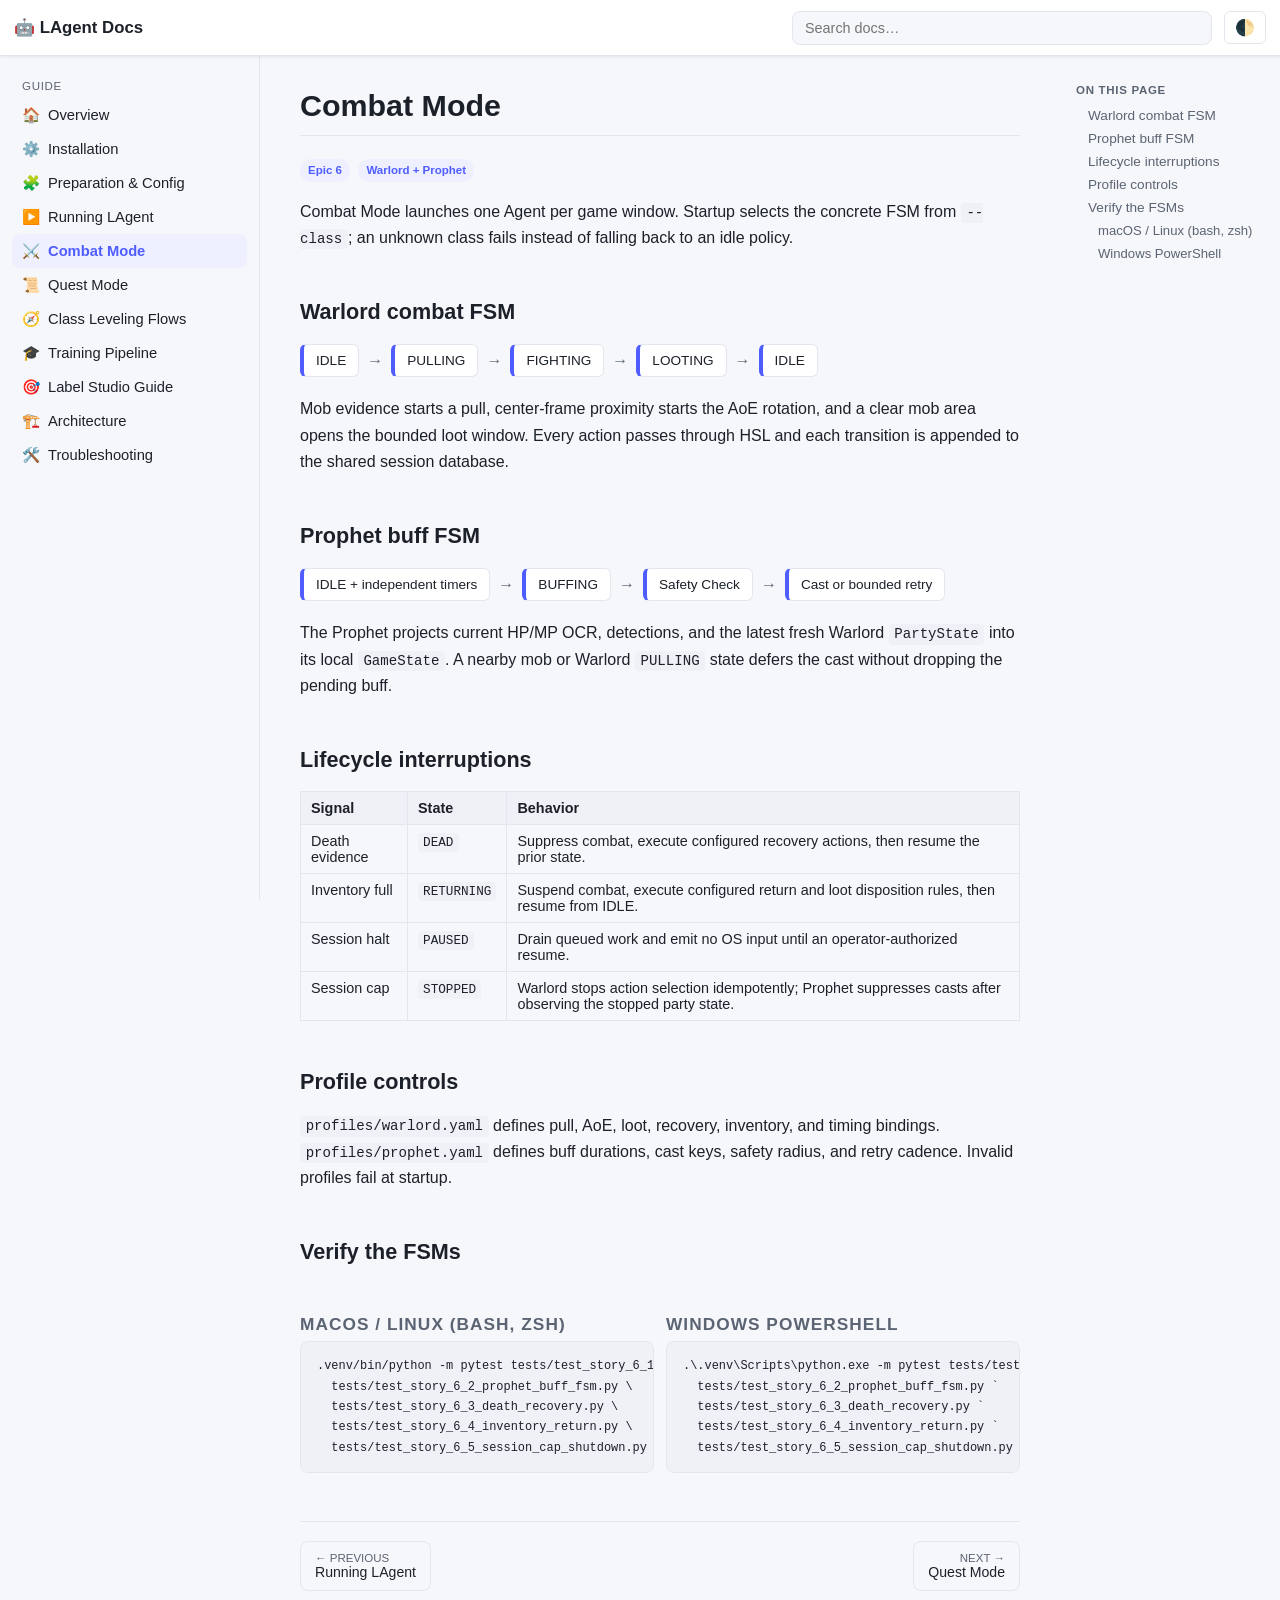
<file: docs/site/combat-mode.html>
<!doctype html>
<html lang="en">
<head>
<meta charset="utf-8" />
<meta name="viewport" content="width=device-width, initial-scale=1" />
<title>Combat Mode · LAgent Docs</title>
<link rel="stylesheet" href="assets/style.css" />
</head>
<body>
<header class="topbar">
  <button id="navToggle" aria-label="Toggle navigation">☰</button>
  <div class="brand">🤖 LAgent Docs</div>
  <div class="search-wrap">
    <input id="searchInput" type="text" placeholder="Search docs…" autocomplete="off" />
    <div id="searchResults" class="search-results"></div>
  </div>
  <button id="themeToggle" aria-label="Toggle theme">🌓</button>
</header>

<div class="layout">
  <nav id="sidebar" class="sidebar"></nav>
  <main class="content">
    <h1>Combat Mode</h1>
    <p><span class="badge">Epic 6</span> <span class="badge">Warlord + Prophet</span></p>
    <p>Combat Mode launches one Agent per game window. Startup selects the concrete FSM from
      <code>--class</code>; an unknown class fails instead of falling back to an idle policy.</p>

    <h2 id="warlord-fsm">Warlord combat FSM</h2>
    <div class="pipeline">
      <div class="step">IDLE</div><span class="sep">→</span>
      <div class="step">PULLING</div><span class="sep">→</span>
      <div class="step">FIGHTING</div><span class="sep">→</span>
      <div class="step">LOOTING</div><span class="sep">→</span>
      <div class="step">IDLE</div>
    </div>
    <p>Mob evidence starts a pull, center-frame proximity starts the AoE rotation, and a clear
      mob area opens the bounded loot window. Every action passes through HSL and each transition
      is appended to the shared session database.</p>

    <h2 id="prophet-fsm">Prophet buff FSM</h2>
    <div class="pipeline">
      <div class="step">IDLE + independent timers</div><span class="sep">→</span>
      <div class="step">BUFFING</div><span class="sep">→</span>
      <div class="step">Safety Check</div><span class="sep">→</span>
      <div class="step">Cast or bounded retry</div>
    </div>
    <p>The Prophet projects current HP/MP OCR, detections, and the latest fresh Warlord
      <code>PartyState</code> into its local <code>GameState</code>. A nearby mob or Warlord
      <code>PULLING</code> state defers the cast without dropping the pending buff.</p>

    <h2 id="lifecycle">Lifecycle interruptions</h2>
    <table>
      <thead><tr><th>Signal</th><th>State</th><th>Behavior</th></tr></thead>
      <tbody>
        <tr><td>Death evidence</td><td><code>DEAD</code></td><td>Suppress combat, execute configured recovery actions, then resume the prior state.</td></tr>
        <tr><td>Inventory full</td><td><code>RETURNING</code></td><td>Suspend combat, execute configured return and loot disposition rules, then resume from IDLE.</td></tr>
        <tr><td>Session halt</td><td><code>PAUSED</code></td><td>Drain queued work and emit no OS input until an operator-authorized resume.</td></tr>
        <tr><td>Session cap</td><td><code>STOPPED</code></td><td>Warlord stops action selection idempotently; Prophet suppresses casts after observing the stopped party state.</td></tr>
      </tbody>
    </table>

    <h2 id="configuration">Profile controls</h2>
    <p><code>profiles/warlord.yaml</code> defines pull, AoE, loot, recovery, inventory, and timing
      bindings. <code>profiles/prophet.yaml</code> defines buff durations, cast keys, safety radius,
      and retry cadence. Invalid profiles fail at startup.</p>

    <h2 id="verification">Verify the FSMs</h2>
    <div class="command-pair">
      <div class="command-block">
        <h3>macOS / Linux (bash, zsh)</h3>
        <pre><code>.venv/bin/python -m pytest tests/test_story_6_1_warlord_combat.py \
  tests/test_story_6_2_prophet_buff_fsm.py \
  tests/test_story_6_3_death_recovery.py \
  tests/test_story_6_4_inventory_return.py \
  tests/test_story_6_5_session_cap_shutdown.py -q</code></pre>
      </div>
      <div class="command-block">
        <h3>Windows PowerShell</h3>
        <pre><code>.\.venv\Scripts\python.exe -m pytest tests/test_story_6_1_warlord_combat.py `
  tests/test_story_6_2_prophet_buff_fsm.py `
  tests/test_story_6_3_death_recovery.py `
  tests/test_story_6_4_inventory_return.py `
  tests/test_story_6_5_session_cap_shutdown.py -q</code></pre>
      </div>
    </div>

    <div class="page-nav"></div>
  </main>
  <aside id="toc" class="toc"></aside>
</div>
<script src="assets/search-index.js"></script>
<script src="assets/app.js" data-page="combat-mode"></script>
</body>
</html>
</file>
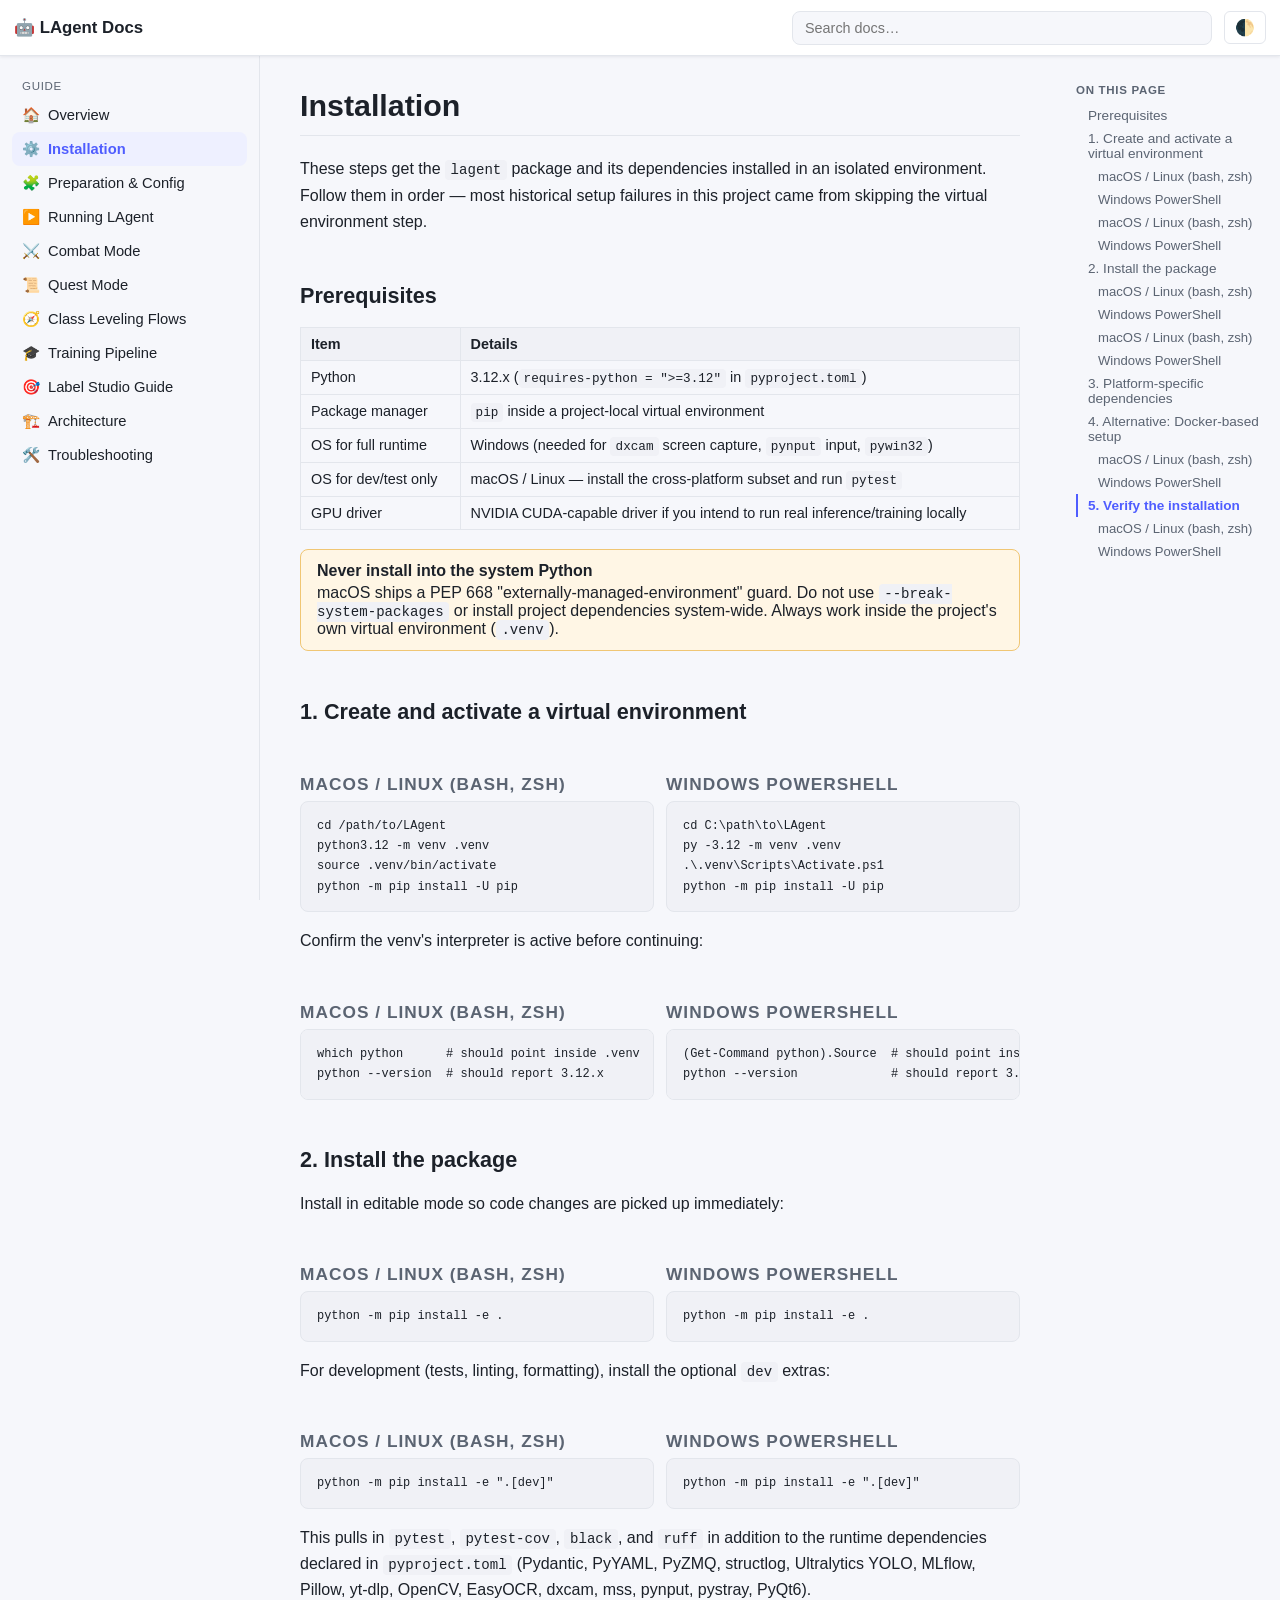
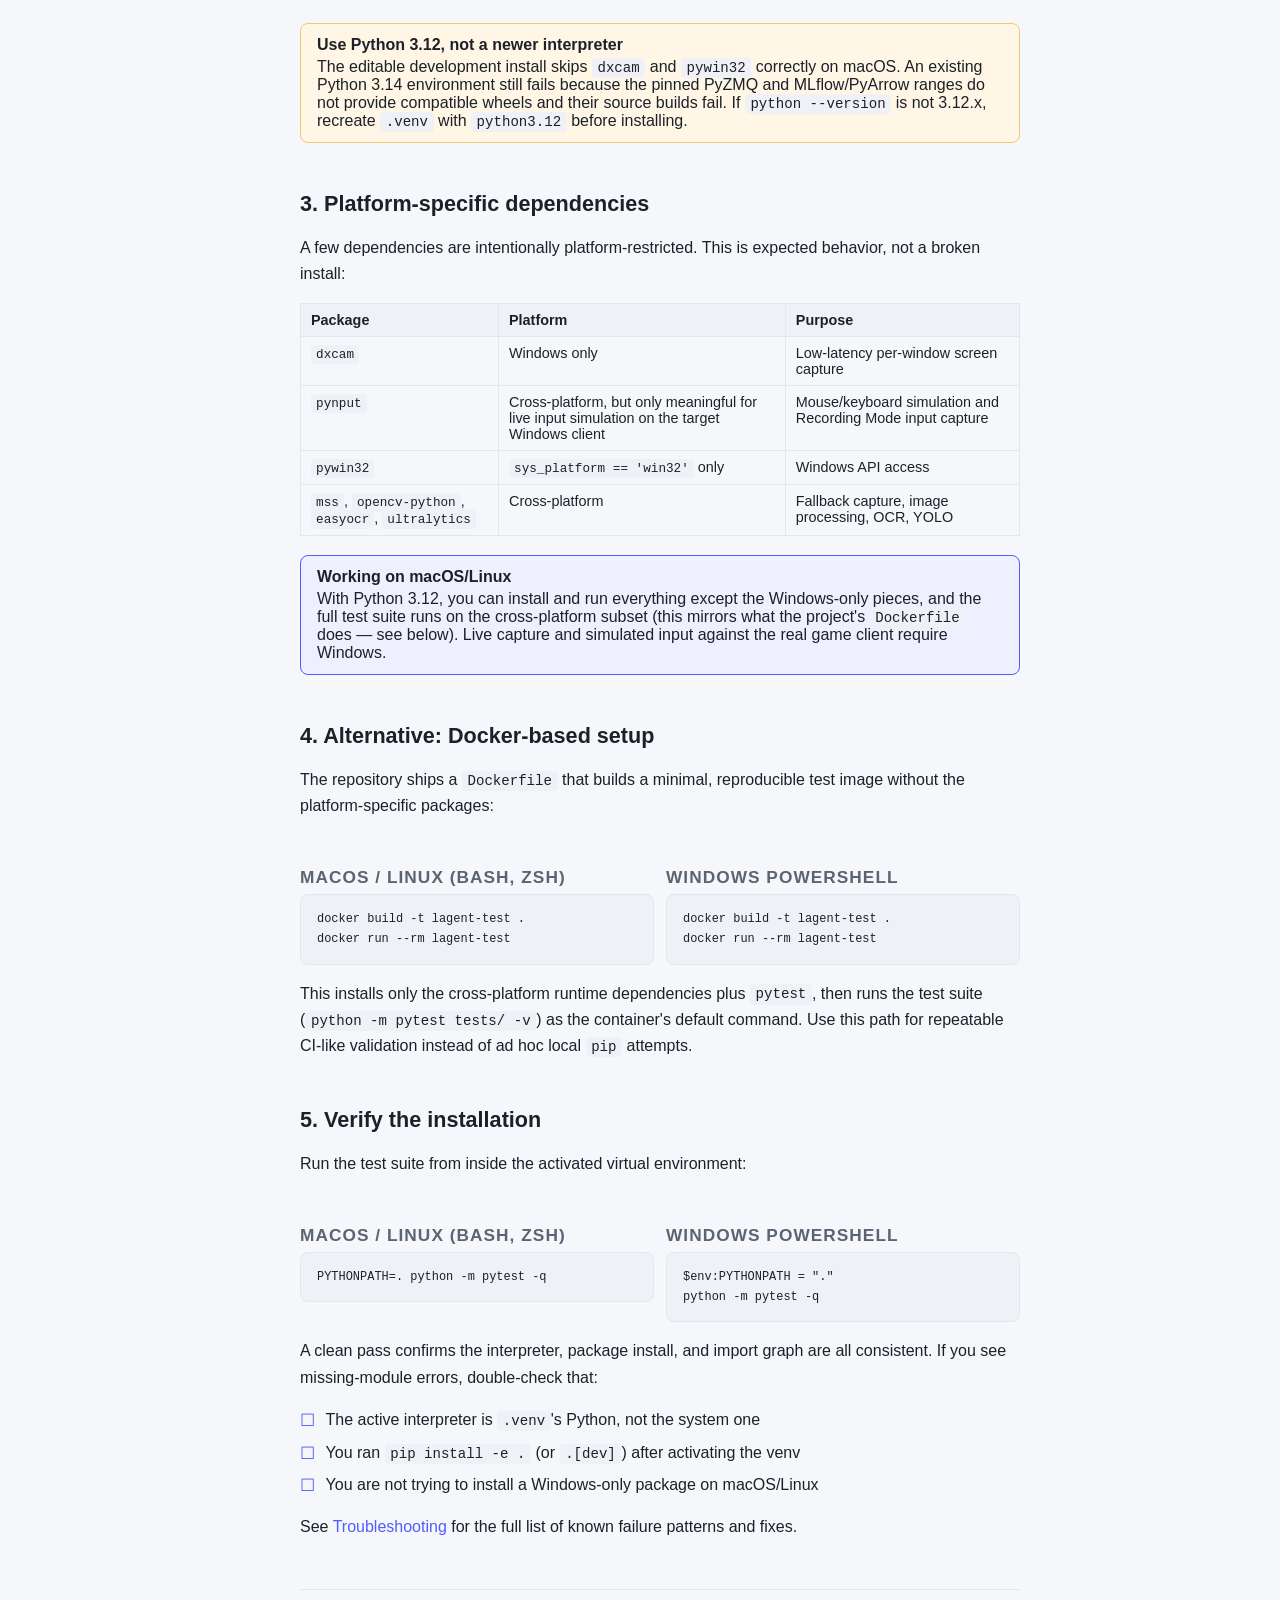
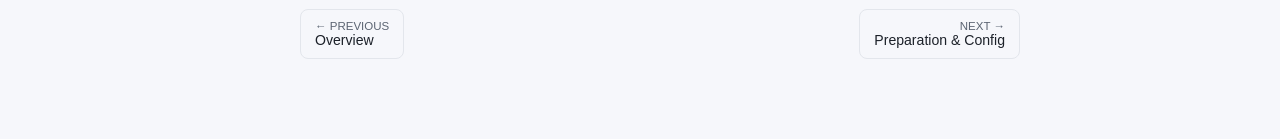
<file: docs/site/installation.html>
<!doctype html>
<html lang="en">
<head>
<meta charset="utf-8" />
<meta name="viewport" content="width=device-width, initial-scale=1" />
<title>Installation · LAgent Docs</title>
<link rel="stylesheet" href="assets/style.css" />
</head>
<body>
<header class="topbar">
  <button id="navToggle" aria-label="Toggle navigation">☰</button>
  <div class="brand">🤖 LAgent Docs</div>
  <div class="search-wrap">
    <input id="searchInput" type="text" placeholder="Search docs…" autocomplete="off" />
    <div id="searchResults" class="search-results"></div>
  </div>
  <button id="themeToggle" aria-label="Toggle theme">🌓</button>
</header>

<div class="layout">
  <nav id="sidebar" class="sidebar"></nav>

  <main class="content">
    <h1>Installation</h1>
    <p>These steps get the <code>lagent</code> package and its dependencies installed in an
      isolated environment. Follow them in order — most historical setup failures in this
      project came from skipping the virtual environment step.</p>

    <h2 id="prerequisites">Prerequisites</h2>
    <table>
      <thead><tr><th>Item</th><th>Details</th></tr></thead>
      <tbody>
        <tr><td>Python</td><td>3.12.x (<code>requires-python = "&gt;=3.12"</code> in <code>pyproject.toml</code>)</td></tr>
        <tr><td>Package manager</td><td><code>pip</code> inside a project-local virtual environment</td></tr>
        <tr><td>OS for full runtime</td><td>Windows (needed for <code>dxcam</code> screen capture, <code>pynput</code> input, <code>pywin32</code>)</td></tr>
        <tr><td>OS for dev/test only</td><td>macOS / Linux — install the cross-platform subset and run <code>pytest</code></td></tr>
        <tr><td>GPU driver</td><td>NVIDIA CUDA-capable driver if you intend to run real inference/training locally</td></tr>
      </tbody>
    </table>

    <div class="callout warn">
      <strong class="callout-title">Never install into the system Python</strong>
      macOS ships a PEP 668 "externally-managed-environment" guard. Do not use
      <code>--break-system-packages</code> or install project dependencies system-wide. Always
      work inside the project's own virtual environment (<code>.venv</code>).
    </div>

    <h2 id="create-venv">1. Create and activate a virtual environment</h2>
    <div class="command-pair">
      <div class="command-block">
        <h3>macOS / Linux (bash, zsh)</h3>
        <pre><code>cd /path/to/LAgent
python3.12 -m venv .venv
source .venv/bin/activate
python -m pip install -U pip</code></pre>
      </div>
      <div class="command-block">
        <h3>Windows PowerShell</h3>
        <pre><code>cd C:\path\to\LAgent
py -3.12 -m venv .venv
.\.venv\Scripts\Activate.ps1
python -m pip install -U pip</code></pre>
      </div>
    </div>
    <p>Confirm the venv's interpreter is active before continuing:</p>
    <div class="command-pair">
      <div class="command-block">
        <h3>macOS / Linux (bash, zsh)</h3>
        <pre><code>which python      # should point inside .venv
python --version  # should report 3.12.x</code></pre>
      </div>
      <div class="command-block">
        <h3>Windows PowerShell</h3>
        <pre><code>(Get-Command python).Source  # should point inside .venv\Scripts
python --version             # should report 3.12.x</code></pre>
      </div>
    </div>

    <h2 id="install-package">2. Install the package</h2>
    <p>Install in editable mode so code changes are picked up immediately:</p>
    <div class="command-pair">
      <div class="command-block">
        <h3>macOS / Linux (bash, zsh)</h3>
        <pre><code>python -m pip install -e .</code></pre>
      </div>
      <div class="command-block">
        <h3>Windows PowerShell</h3>
        <pre><code>python -m pip install -e .</code></pre>
      </div>
    </div>
    <p>For development (tests, linting, formatting), install the optional <code>dev</code> extras:</p>
    <div class="command-pair">
      <div class="command-block">
        <h3>macOS / Linux (bash, zsh)</h3>
        <pre><code>python -m pip install -e ".[dev]"</code></pre>
      </div>
      <div class="command-block">
        <h3>Windows PowerShell</h3>
        <pre><code>python -m pip install -e ".[dev]"</code></pre>
      </div>
    </div>
    <p>This pulls in <code>pytest</code>, <code>pytest-cov</code>, <code>black</code>, and <code>ruff</code> in addition to the runtime dependencies declared in <code>pyproject.toml</code> (Pydantic, PyYAML, PyZMQ, structlog, Ultralytics YOLO, MLflow, Pillow, yt-dlp, OpenCV, EasyOCR, dxcam, mss, pynput, pystray, PyQt6).</p>
    <div class="callout warn">
      <strong class="callout-title">Use Python 3.12, not a newer interpreter</strong>
      The editable development install skips <code>dxcam</code> and <code>pywin32</code>
      correctly on macOS. An existing Python 3.14 environment still fails because the pinned
      PyZMQ and MLflow/PyArrow ranges do not provide compatible wheels and their source builds
      fail. If <code>python --version</code> is not 3.12.x, recreate <code>.venv</code> with
      <code>python3.12</code> before installing.
    </div>

    <h2 id="platform-deps">3. Platform-specific dependencies</h2>
    <p>A few dependencies are intentionally platform-restricted. This is expected behavior, not a broken install:</p>
    <table>
      <thead><tr><th>Package</th><th>Platform</th><th>Purpose</th></tr></thead>
      <tbody>
        <tr><td><code>dxcam</code></td><td>Windows only</td><td>Low-latency per-window screen capture</td></tr>
        <tr><td><code>pynput</code></td><td>Cross-platform, but only meaningful for live input simulation on the target Windows client</td><td>Mouse/keyboard simulation and Recording Mode input capture</td></tr>
        <tr><td><code>pywin32</code></td><td><code>sys_platform == 'win32'</code> only</td><td>Windows API access</td></tr>
        <tr><td><code>mss</code>, <code>opencv-python</code>, <code>easyocr</code>, <code>ultralytics</code></td><td>Cross-platform</td><td>Fallback capture, image processing, OCR, YOLO</td></tr>
      </tbody>
    </table>
    <div class="callout info">
      <strong class="callout-title">Working on macOS/Linux</strong>
      With Python 3.12, you can install and run everything except the Windows-only pieces, and
      the full test suite runs on the cross-platform subset (this mirrors what the project's
      <code>Dockerfile</code> does — see below). Live capture and simulated input against the
      real game client require Windows.
    </div>

    <h2 id="docker">4. Alternative: Docker-based setup</h2>
    <p>The repository ships a <code>Dockerfile</code> that builds a minimal, reproducible test
      image without the platform-specific packages:</p>
    <div class="command-pair">
      <div class="command-block">
        <h3>macOS / Linux (bash, zsh)</h3>
        <pre><code>docker build -t lagent-test .
docker run --rm lagent-test</code></pre>
      </div>
      <div class="command-block">
        <h3>Windows PowerShell</h3>
        <pre><code>docker build -t lagent-test .
docker run --rm lagent-test</code></pre>
      </div>
    </div>
    <p>This installs only the cross-platform runtime dependencies plus <code>pytest</code>, then
      runs the test suite (<code>python -m pytest tests/ -v</code>) as the container's default
      command. Use this path for repeatable CI-like validation instead of ad hoc local
      <code>pip</code> attempts.</p>

    <h2 id="verify">5. Verify the installation</h2>
    <p>Run the test suite from inside the activated virtual environment:</p>
    <div class="command-pair">
      <div class="command-block">
        <h3>macOS / Linux (bash, zsh)</h3>
        <pre><code>PYTHONPATH=. python -m pytest -q</code></pre>
      </div>
      <div class="command-block">
        <h3>Windows PowerShell</h3>
        <pre><code>$env:PYTHONPATH = "."
python -m pytest -q</code></pre>
      </div>
    </div>
    <p>A clean pass confirms the interpreter, package install, and import graph are all
      consistent. If you see missing-module errors, double-check that:</p>
    <ul class="checklist">
      <li>The active interpreter is <code>.venv</code>'s Python, not the system one</li>
      <li>You ran <code>pip install -e .</code> (or <code>.[dev]</code>) after activating the venv</li>
      <li>You are not trying to install a Windows-only package on macOS/Linux</li>
    </ul>
    <p>See <a href="troubleshooting.html">Troubleshooting</a> for the full list of known failure patterns and fixes.</p>

    <div class="page-nav"></div>
  </main>

  <aside id="toc" class="toc"></aside>
</div>

<script src="assets/search-index.js"></script>
<script src="assets/app.js" data-page="installation"></script>
</body>
</html>
</file>
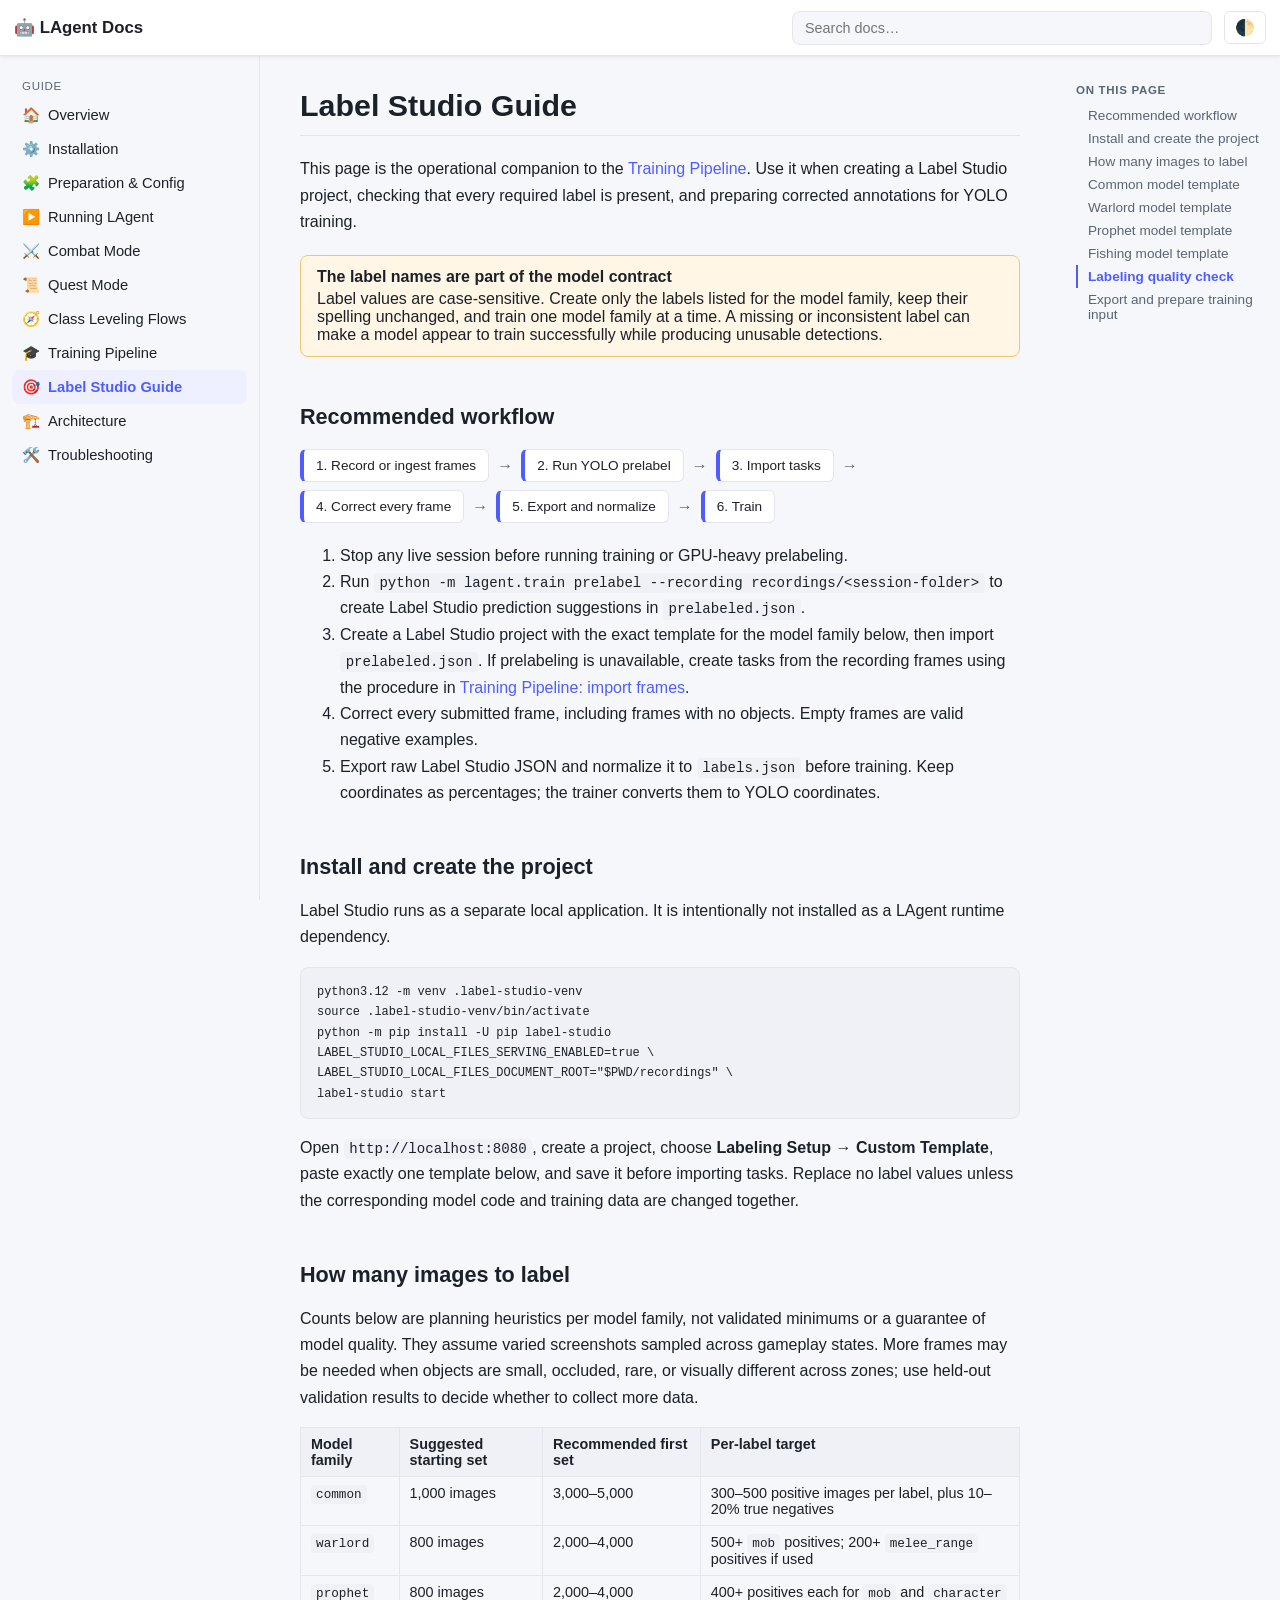
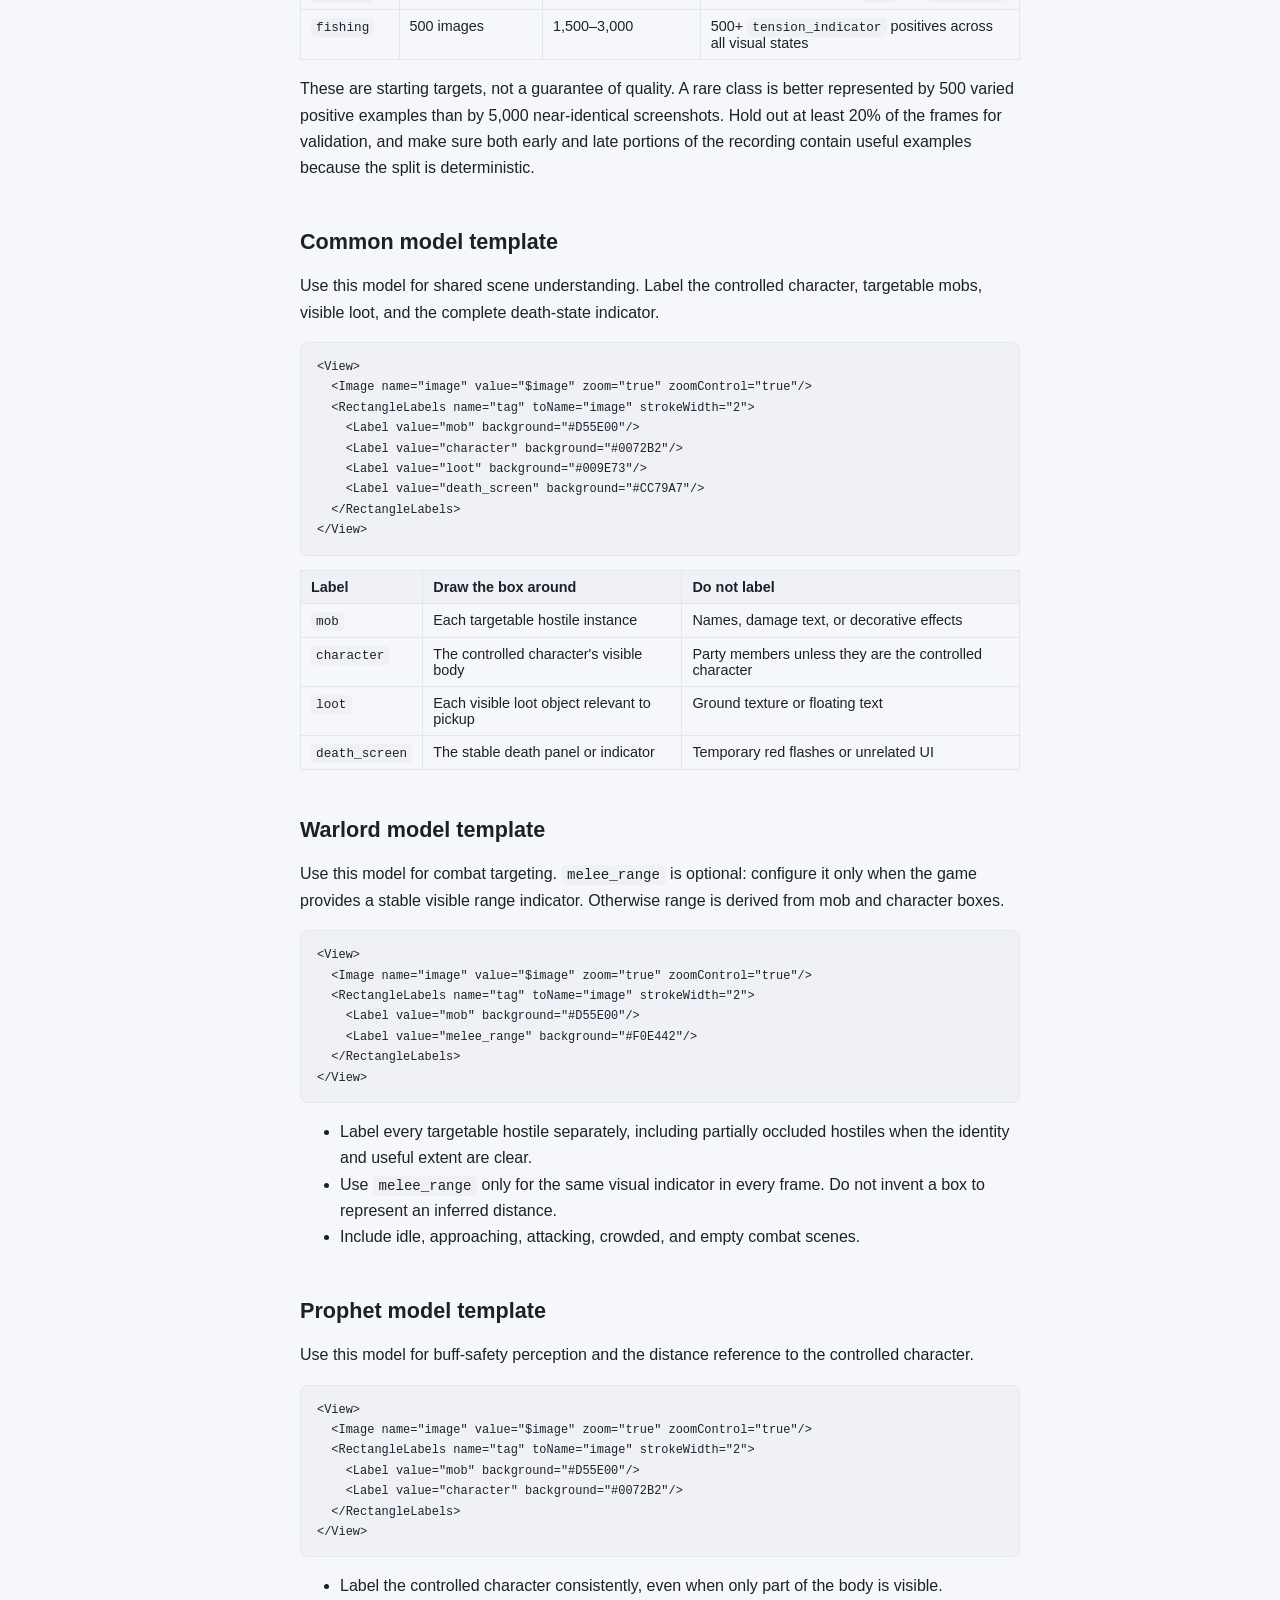
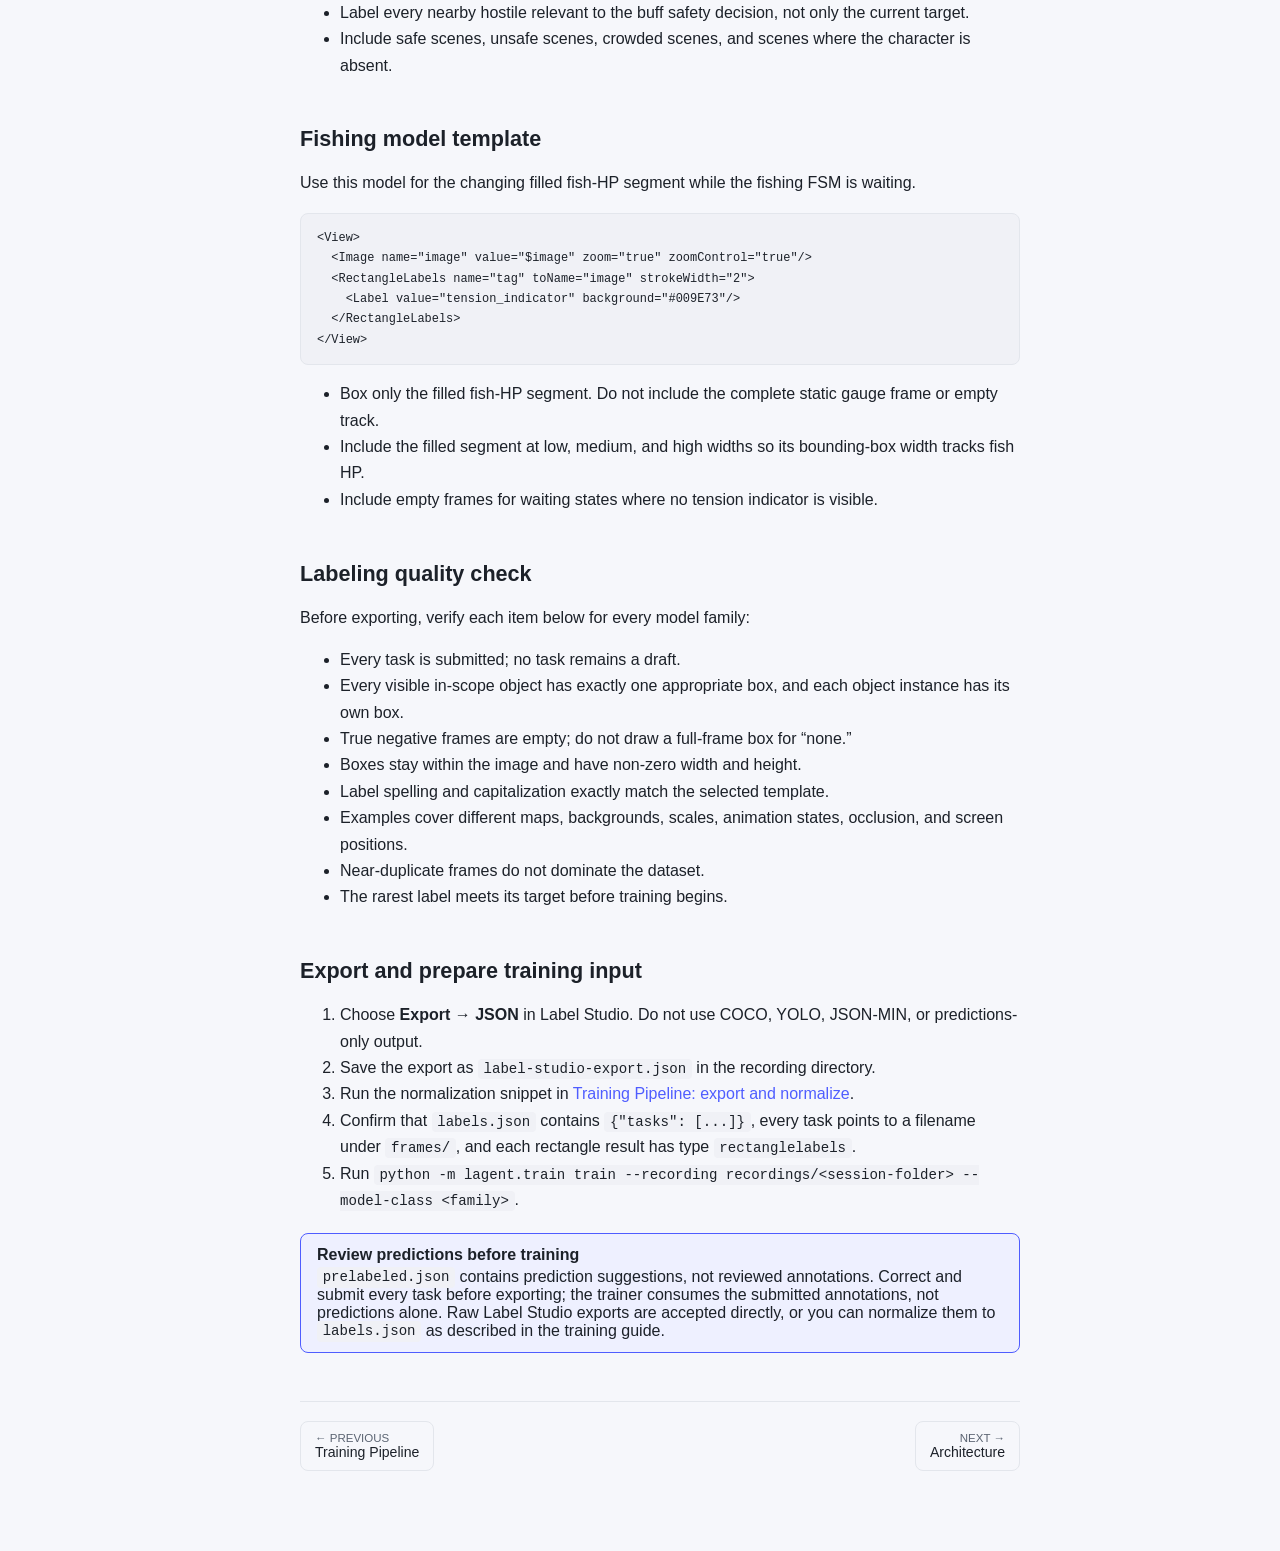
<file: docs/site/label-studio.html>
<!doctype html>
<html lang="en">
<head>
<meta charset="utf-8" />
<meta name="viewport" content="width=device-width, initial-scale=1" />
<title>Label Studio Guide · LAgent Docs</title>
<link rel="stylesheet" href="assets/style.css" />
</head>
<body>
<header class="topbar">
  <button id="navToggle" aria-label="Toggle navigation">☰</button>
  <div class="brand">🤖 LAgent Docs</div>
  <div class="search-wrap">
    <input id="searchInput" type="text" placeholder="Search docs…" autocomplete="off" />
    <div id="searchResults" class="search-results"></div>
  </div>
  <button id="themeToggle" aria-label="Toggle theme">🌓</button>
</header>

<div class="layout">
  <nav id="sidebar" class="sidebar"></nav>

  <main class="content">
    <h1>Label Studio Guide</h1>
    <p>This page is the operational companion to the <a href="training.html">Training Pipeline</a>.
      Use it when creating a Label Studio project, checking that every required label is present,
      and preparing corrected annotations for YOLO training.</p>

    <div class="callout warn">
      <strong class="callout-title">The label names are part of the model contract</strong>
      Label values are case-sensitive. Create only the labels listed for the model family, keep
      their spelling unchanged, and train one model family at a time. A missing or inconsistent
      label can make a model appear to train successfully while producing unusable detections.
    </div>

    <h2 id="workflow">Recommended workflow</h2>
    <div class="pipeline">
      <div class="step">1. Record or ingest frames</div>
      <span class="sep">→</span>
      <div class="step">2. Run YOLO prelabel</div>
      <span class="sep">→</span>
      <div class="step">3. Import tasks</div>
      <span class="sep">→</span>
      <div class="step">4. Correct every frame</div>
      <span class="sep">→</span>
      <div class="step">5. Export and normalize</div>
      <span class="sep">→</span>
      <div class="step">6. Train</div>
    </div>
    <ol>
      <li>Stop any live session before running training or GPU-heavy prelabeling.</li>
      <li>Run <code>python -m lagent.train prelabel --recording recordings/&lt;session-folder&gt;</code>
        to create Label Studio prediction suggestions in <code>prelabeled.json</code>.</li>
      <li>Create a Label Studio project with the exact template for the model family below, then
        import <code>prelabeled.json</code>. If prelabeling is unavailable, create tasks from the
        recording frames using the procedure in
        <a href="training.html#label-studio-import">Training Pipeline: import frames</a>.</li>
      <li>Correct every submitted frame, including frames with no objects. Empty frames are valid
        negative examples.</li>
      <li>Export raw Label Studio JSON and normalize it to <code>labels.json</code> before training.
        Keep coordinates as percentages; the trainer converts them to YOLO coordinates.</li>
    </ol>

    <h2 id="setup">Install and create the project</h2>
    <p>Label Studio runs as a separate local application. It is intentionally not installed as a
      LAgent runtime dependency.</p>
    <pre><code>python3.12 -m venv .label-studio-venv
source .label-studio-venv/bin/activate
python -m pip install -U pip label-studio
LABEL_STUDIO_LOCAL_FILES_SERVING_ENABLED=true \
LABEL_STUDIO_LOCAL_FILES_DOCUMENT_ROOT="$PWD/recordings" \
label-studio start</code></pre>
    <p>Open <code>http://localhost:8080</code>, create a project, choose
      <strong>Labeling Setup → Custom Template</strong>, paste exactly one template below, and
      save it before importing tasks. Replace no label values unless the corresponding model
      code and training data are changed together.</p>

    <h2 id="image-counts">How many images to label</h2>
    <p>Counts below are planning heuristics per model family, not validated minimums or a guarantee
      of model quality. They assume varied screenshots sampled across gameplay states. More frames
      may be needed when objects are small, occluded, rare, or visually different across zones;
      use held-out validation results to decide whether to collect more data.</p>
    <table>
      <thead><tr><th>Model family</th><th>Suggested starting set</th><th>Recommended first set</th><th>Per-label target</th></tr></thead>
      <tbody>
        <tr><td><code>common</code></td><td>1,000 images</td><td>3,000–5,000</td><td>300–500 positive images per label, plus 10–20% true negatives</td></tr>
        <tr><td><code>warlord</code></td><td>800 images</td><td>2,000–4,000</td><td>500+ <code>mob</code> positives; 200+ <code>melee_range</code> positives if used</td></tr>
        <tr><td><code>prophet</code></td><td>800 images</td><td>2,000–4,000</td><td>400+ positives each for <code>mob</code> and <code>character</code></td></tr>
        <tr><td><code>fishing</code></td><td>500 images</td><td>1,500–3,000</td><td>500+ <code>tension_indicator</code> positives across all visual states</td></tr>
      </tbody>
    </table>
    <p>These are starting targets, not a guarantee of quality. A rare class is better represented by
      500 varied positive examples than by 5,000 near-identical screenshots. Hold out at least
      20% of the frames for validation, and make sure both early and late portions of the recording
      contain useful examples because the split is deterministic.</p>

    <h2 id="common-template">Common model template</h2>
    <p>Use this model for shared scene understanding. Label the controlled character, targetable
      mobs, visible loot, and the complete death-state indicator.</p>
    <pre><code>&lt;View&gt;
  &lt;Image name="image" value="$image" zoom="true" zoomControl="true"/&gt;
  &lt;RectangleLabels name="tag" toName="image" strokeWidth="2"&gt;
    &lt;Label value="mob" background="#D55E00"/&gt;
    &lt;Label value="character" background="#0072B2"/&gt;
    &lt;Label value="loot" background="#009E73"/&gt;
    &lt;Label value="death_screen" background="#CC79A7"/&gt;
  &lt;/RectangleLabels&gt;
&lt;/View&gt;</code></pre>
    <table>
      <thead><tr><th>Label</th><th>Draw the box around</th><th>Do not label</th></tr></thead>
      <tbody>
        <tr><td><code>mob</code></td><td>Each targetable hostile instance</td><td>Names, damage text, or decorative effects</td></tr>
        <tr><td><code>character</code></td><td>The controlled character's visible body</td><td>Party members unless they are the controlled character</td></tr>
        <tr><td><code>loot</code></td><td>Each visible loot object relevant to pickup</td><td>Ground texture or floating text</td></tr>
        <tr><td><code>death_screen</code></td><td>The stable death panel or indicator</td><td>Temporary red flashes or unrelated UI</td></tr>
      </tbody>
    </table>

    <h2 id="warlord-template">Warlord model template</h2>
    <p>Use this model for combat targeting. <code>melee_range</code> is optional: configure it only
      when the game provides a stable visible range indicator. Otherwise range is derived from
      mob and character boxes.</p>
    <pre><code>&lt;View&gt;
  &lt;Image name="image" value="$image" zoom="true" zoomControl="true"/&gt;
  &lt;RectangleLabels name="tag" toName="image" strokeWidth="2"&gt;
    &lt;Label value="mob" background="#D55E00"/&gt;
    &lt;Label value="melee_range" background="#F0E442"/&gt;
  &lt;/RectangleLabels&gt;
&lt;/View&gt;</code></pre>
    <ul>
      <li>Label every targetable hostile separately, including partially occluded hostiles when the
        identity and useful extent are clear.</li>
      <li>Use <code>melee_range</code> only for the same visual indicator in every frame. Do not
        invent a box to represent an inferred distance.</li>
      <li>Include idle, approaching, attacking, crowded, and empty combat scenes.</li>
    </ul>

    <h2 id="prophet-template">Prophet model template</h2>
    <p>Use this model for buff-safety perception and the distance reference to the controlled
      character.</p>
    <pre><code>&lt;View&gt;
  &lt;Image name="image" value="$image" zoom="true" zoomControl="true"/&gt;
  &lt;RectangleLabels name="tag" toName="image" strokeWidth="2"&gt;
    &lt;Label value="mob" background="#D55E00"/&gt;
    &lt;Label value="character" background="#0072B2"/&gt;
  &lt;/RectangleLabels&gt;
&lt;/View&gt;</code></pre>
    <ul>
      <li>Label the controlled character consistently, even when only part of the body is visible.</li>
      <li>Label every nearby hostile relevant to the buff safety decision, not only the current target.</li>
      <li>Include safe scenes, unsafe scenes, crowded scenes, and scenes where the character is absent.</li>
    </ul>

    <h2 id="fishing-template">Fishing model template</h2>
    <p>Use this model for the changing filled fish-HP segment while the fishing FSM is waiting.</p>
    <pre><code>&lt;View&gt;
  &lt;Image name="image" value="$image" zoom="true" zoomControl="true"/&gt;
  &lt;RectangleLabels name="tag" toName="image" strokeWidth="2"&gt;
    &lt;Label value="tension_indicator" background="#009E73"/&gt;
  &lt;/RectangleLabels&gt;
&lt;/View&gt;</code></pre>
    <ul>
      <li>Box only the filled fish-HP segment. Do not include the complete static gauge frame or empty track.</li>
      <li>Include the filled segment at low, medium, and high widths so its bounding-box width tracks fish HP.</li>
      <li>Include empty frames for waiting states where no tension indicator is visible.</li>
    </ul>

    <h2 id="quality-check">Labeling quality check</h2>
    <p>Before exporting, verify each item below for every model family:</p>
    <ul>
      <li>Every task is submitted; no task remains a draft.</li>
      <li>Every visible in-scope object has exactly one appropriate box, and each object instance has its own box.</li>
      <li>True negative frames are empty; do not draw a full-frame box for “none.”</li>
      <li>Boxes stay within the image and have non-zero width and height.</li>
      <li>Label spelling and capitalization exactly match the selected template.</li>
      <li>Examples cover different maps, backgrounds, scales, animation states, occlusion, and screen positions.</li>
      <li>Near-duplicate frames do not dominate the dataset.</li>
      <li>The rarest label meets its target before training begins.</li>
    </ul>

    <h2 id="export">Export and prepare training input</h2>
    <ol>
      <li>Choose <strong>Export → JSON</strong> in Label Studio. Do not use COCO, YOLO, JSON-MIN, or predictions-only output.</li>
      <li>Save the export as <code>label-studio-export.json</code> in the recording directory.</li>
      <li>Run the normalization snippet in <a href="training.html#label-studio-export">Training Pipeline: export and normalize</a>.</li>
      <li>Confirm that <code>labels.json</code> contains <code>{"tasks": [...]}</code>, every task points to a filename under <code>frames/</code>, and each rectangle result has type <code>rectanglelabels</code>.</li>
      <li>Run <code>python -m lagent.train train --recording recordings/&lt;session-folder&gt; --model-class &lt;family&gt;</code>.</li>
    </ol>
    <div class="callout info">
      <strong class="callout-title">Review predictions before training</strong>
      <code>prelabeled.json</code> contains prediction suggestions, not reviewed annotations.
      Correct and submit every task before exporting; the trainer consumes the submitted
      annotations, not predictions alone. Raw Label Studio exports are accepted directly, or
      you can normalize them to <code>labels.json</code> as described in the training guide.
    </div>

    <div class="page-nav"></div>
  </main>

  <aside id="toc" class="toc"></aside>
</div>

<script src="assets/search-index.js"></script>
<script src="assets/app.js" data-page="label-studio"></script>
</body>
</html>
</file>
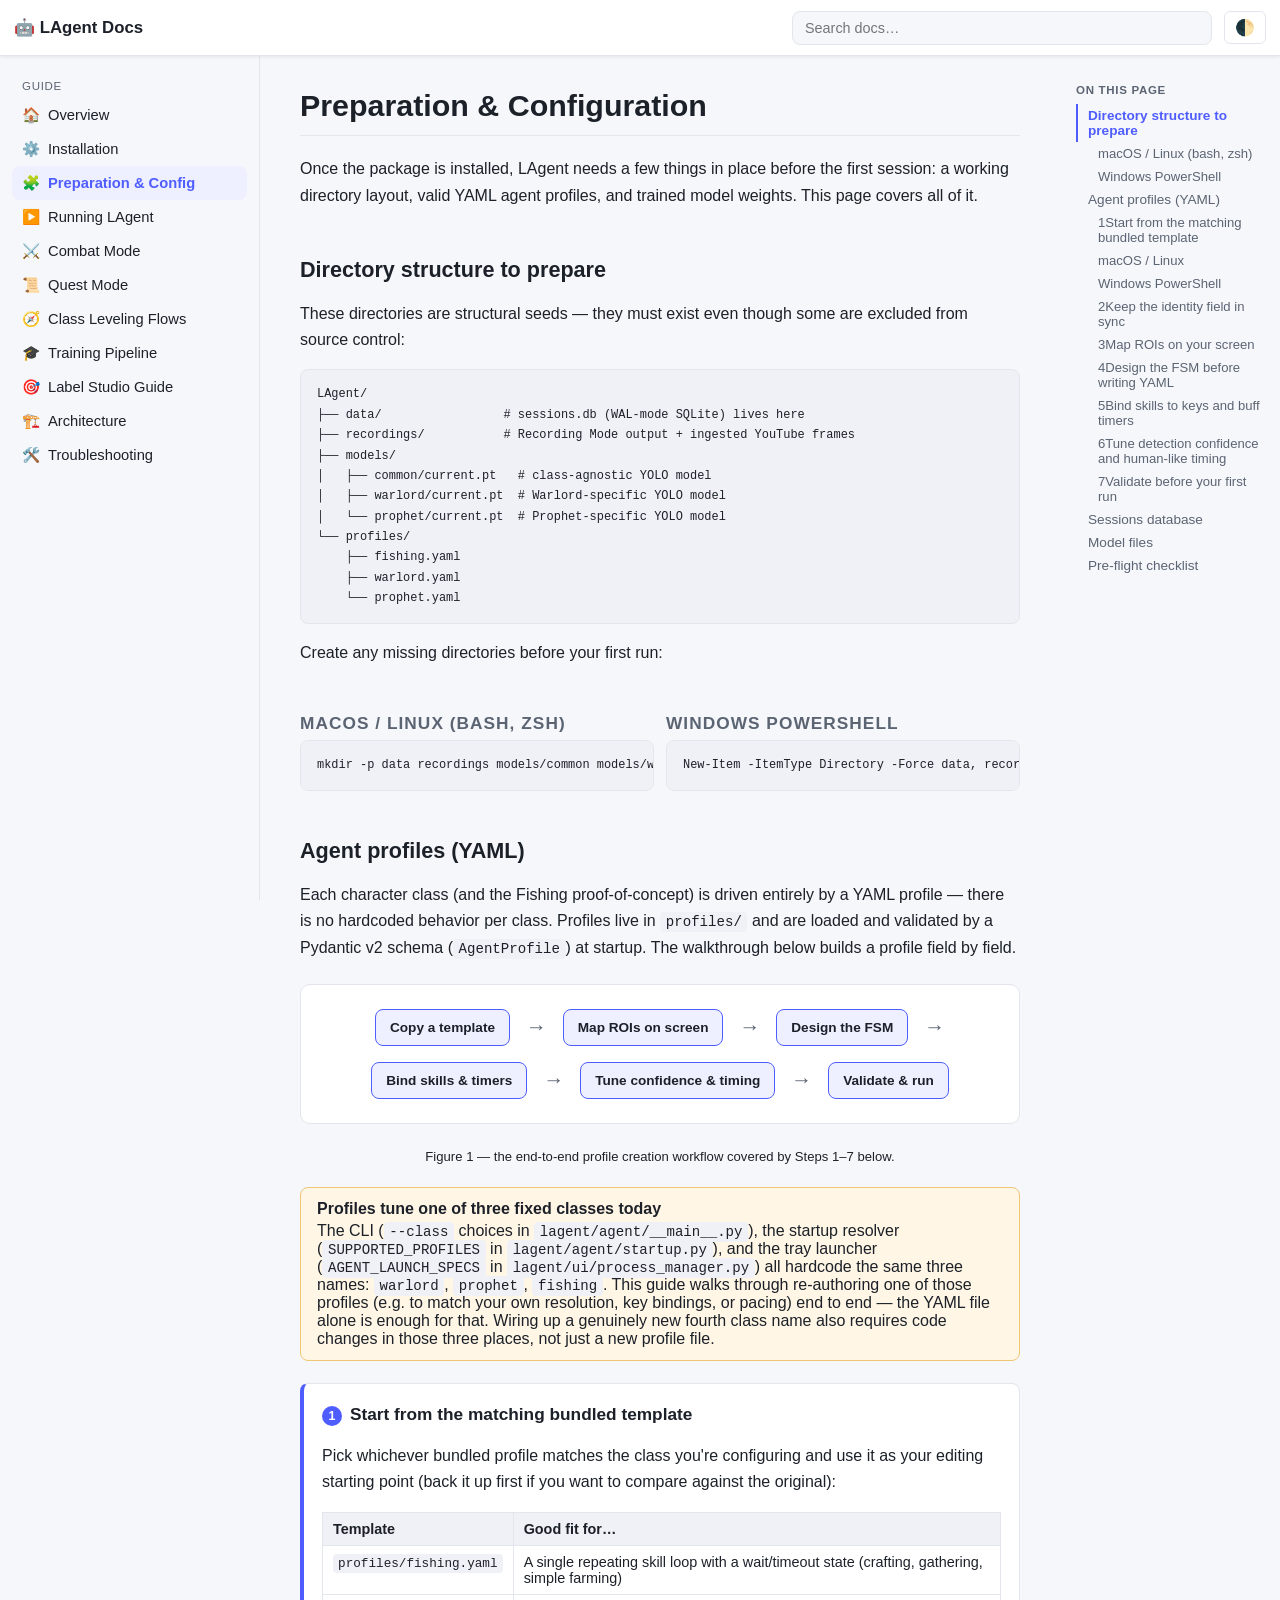
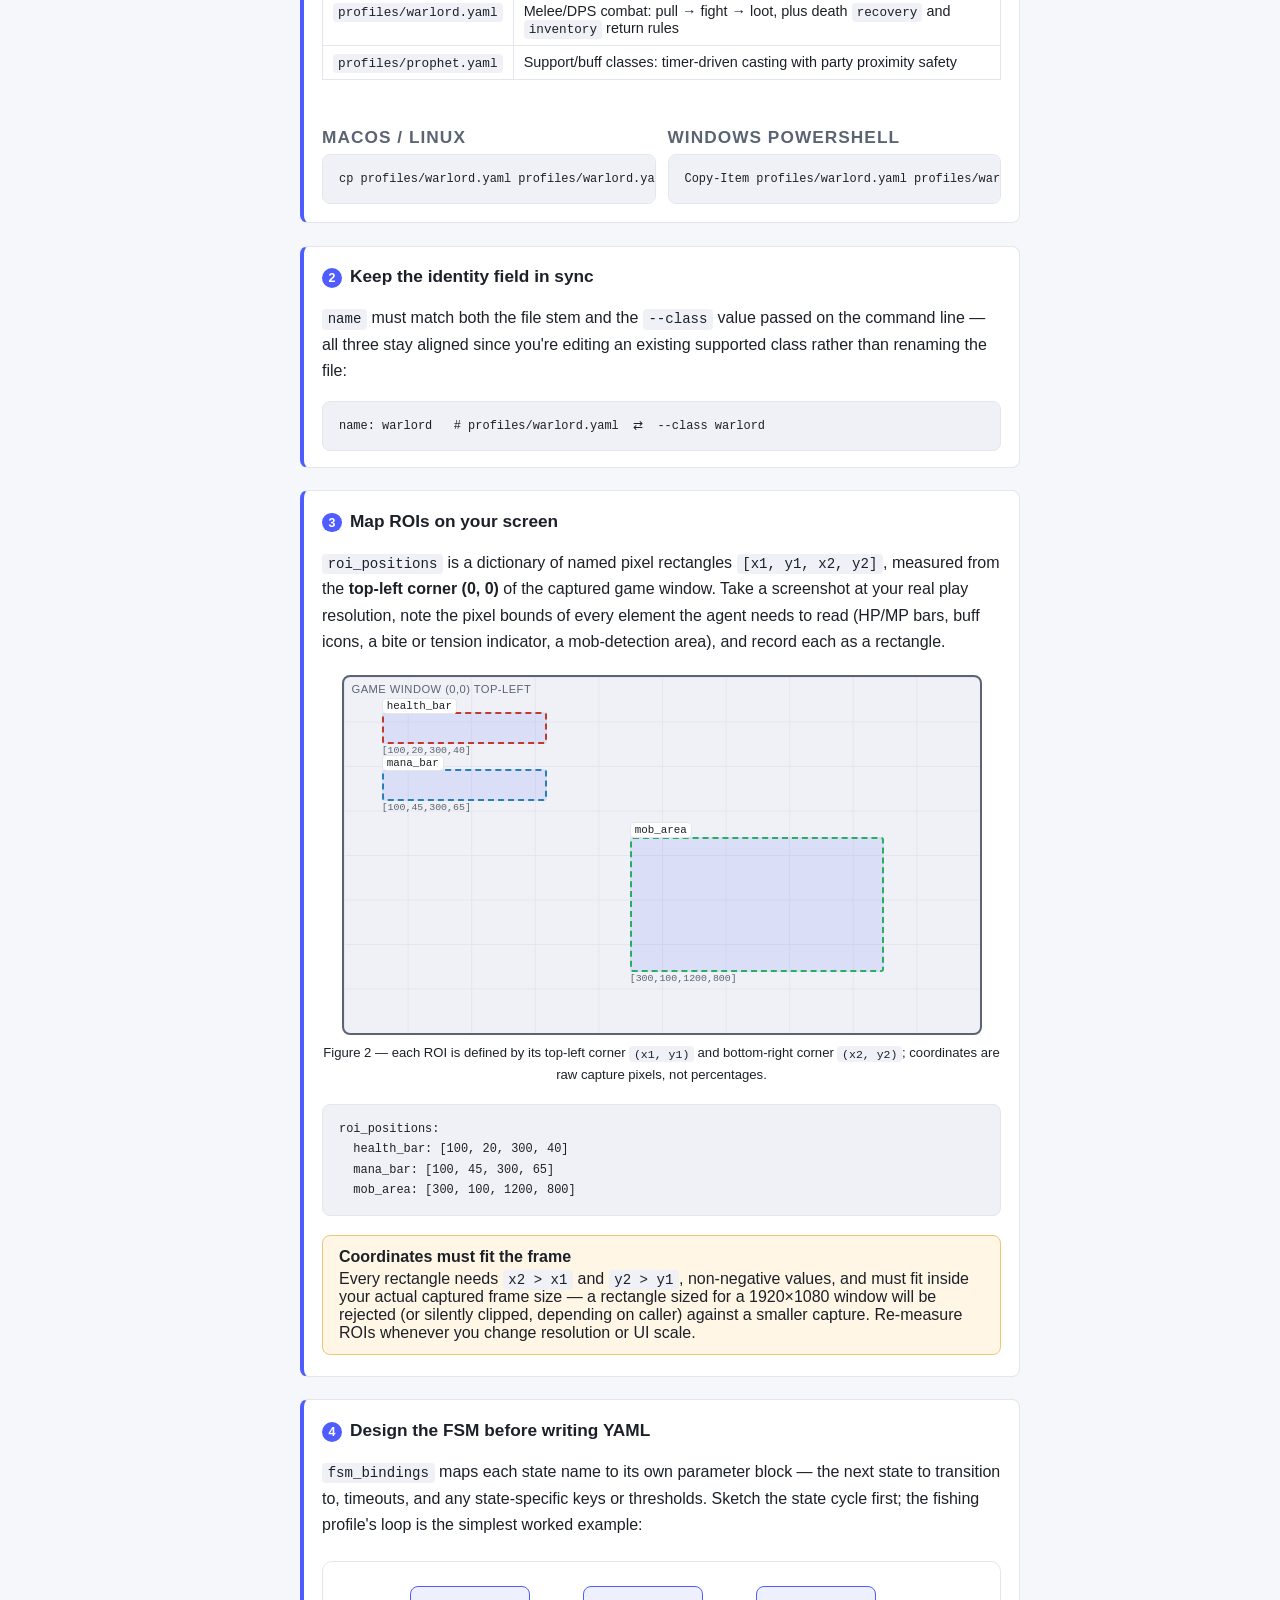
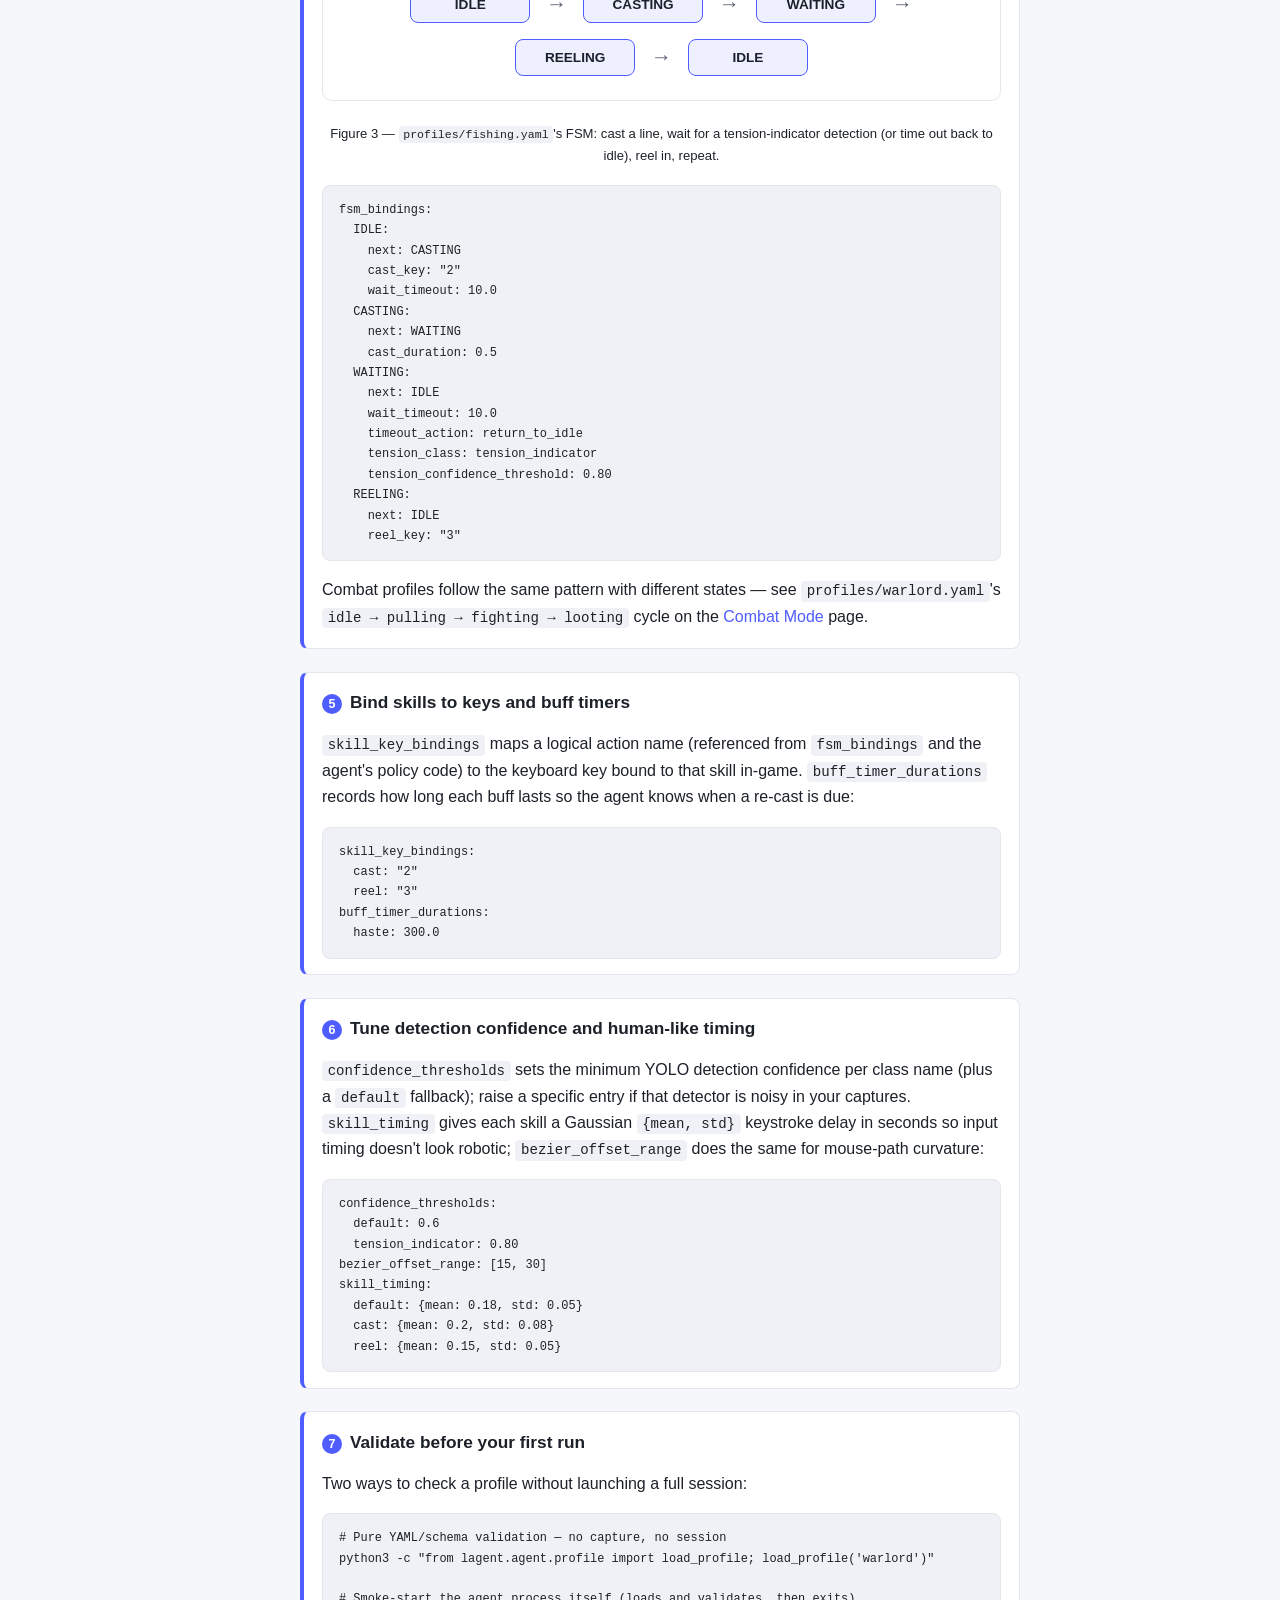
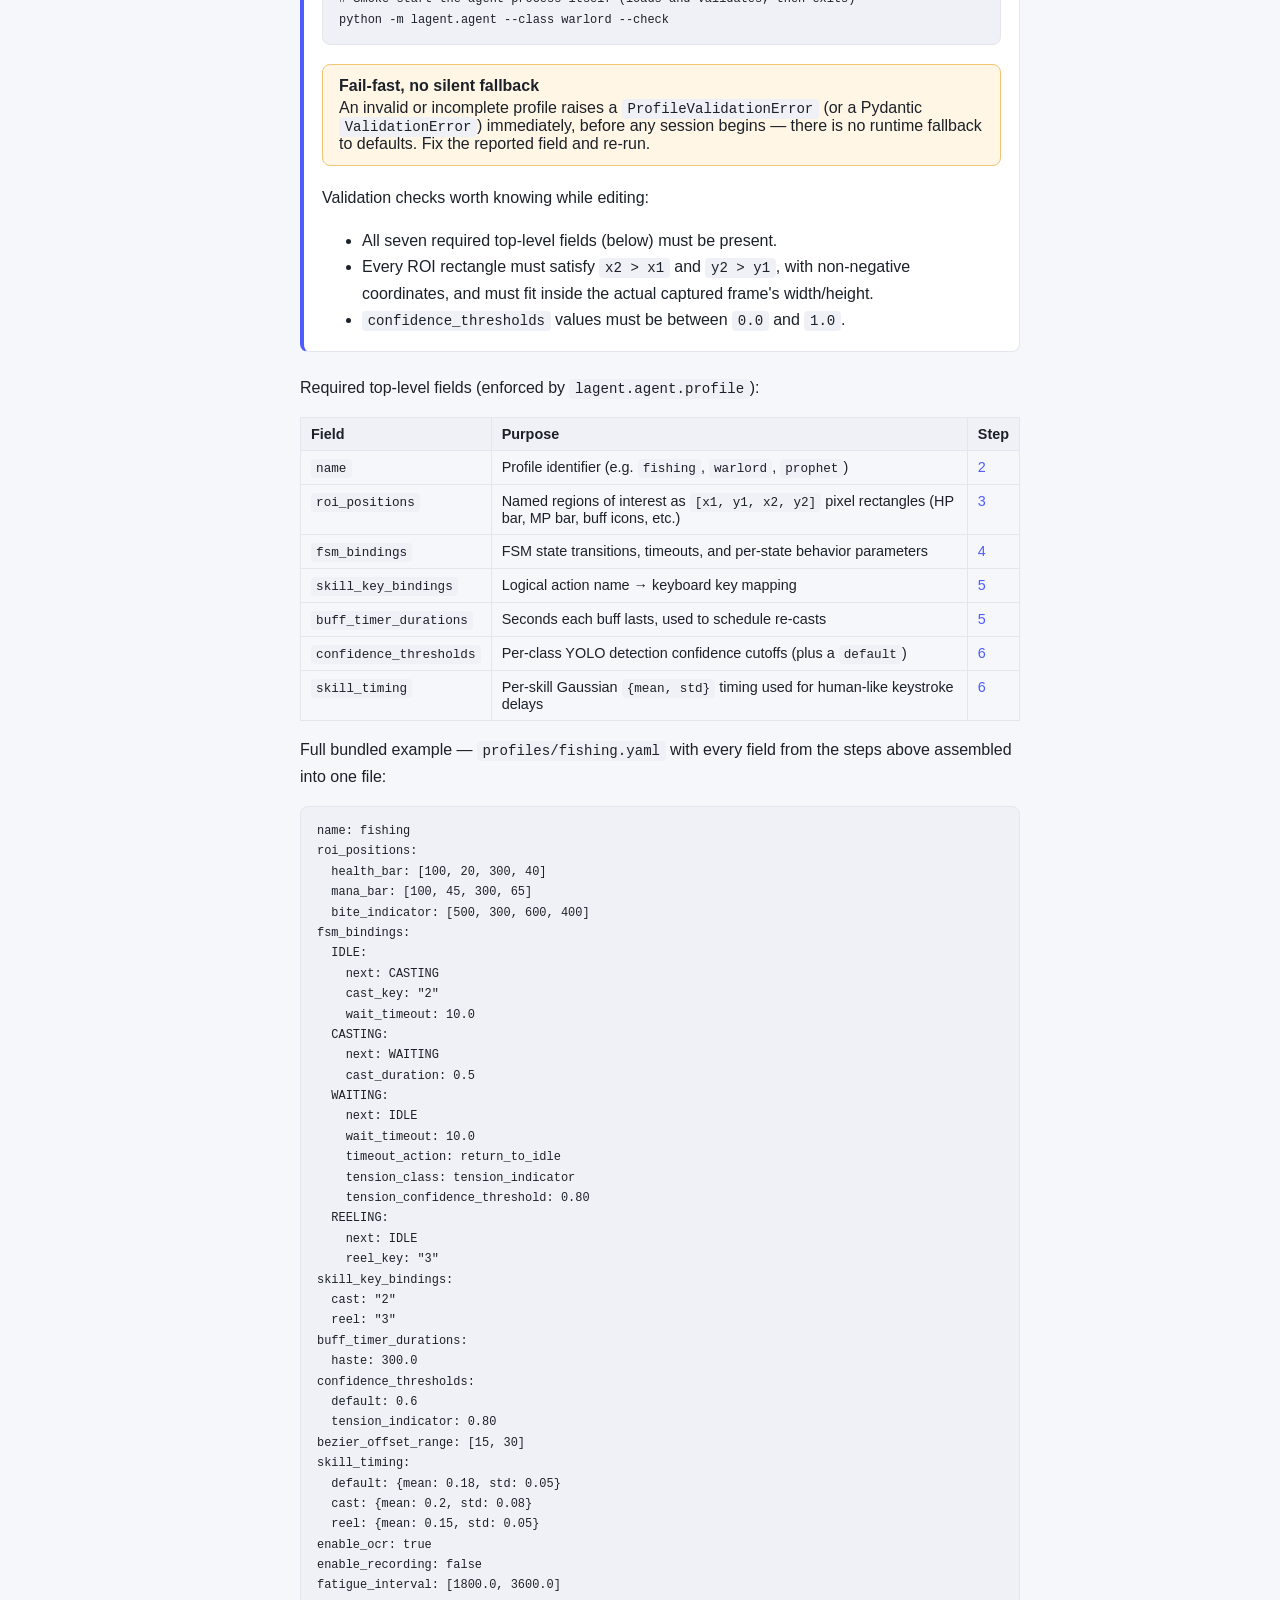
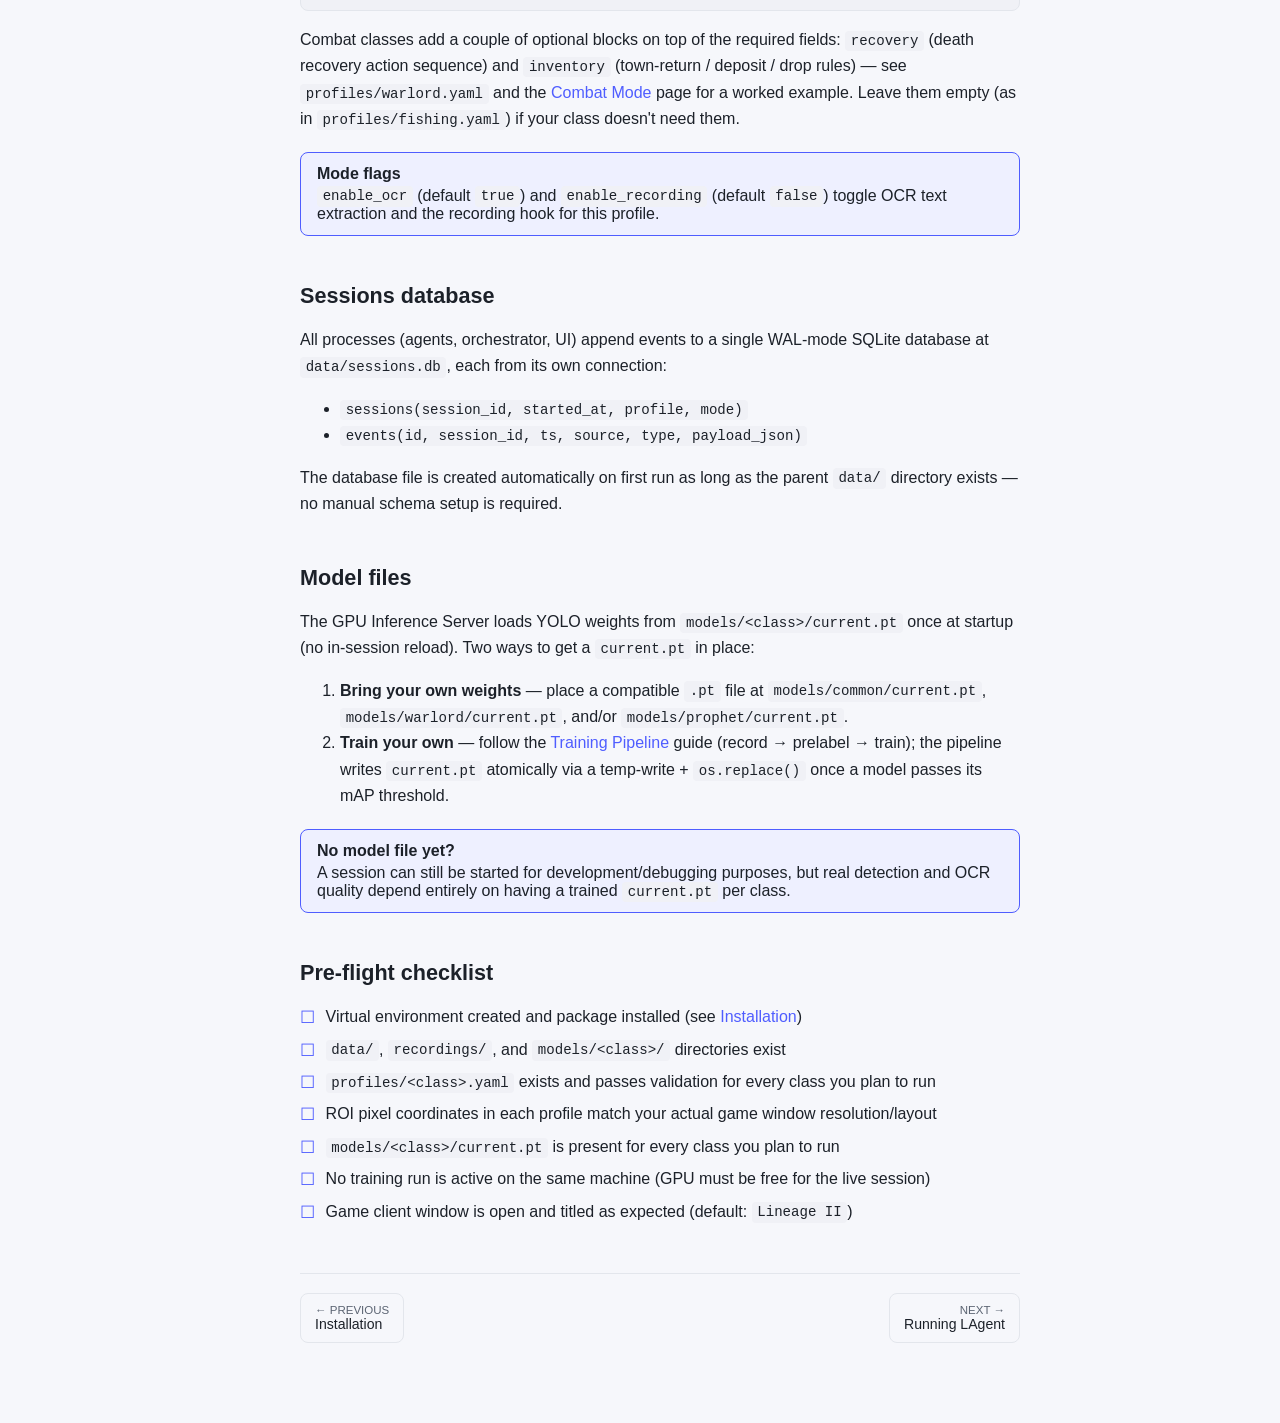
<file: docs/site/preparation.html>
<!doctype html>
<html lang="en">
<head>
<meta charset="utf-8" />
<meta name="viewport" content="width=device-width, initial-scale=1" />
<title>Preparation &amp; Configuration · LAgent Docs</title>
<link rel="stylesheet" href="assets/style.css" />
</head>
<body>
<header class="topbar">
  <button id="navToggle" aria-label="Toggle navigation">☰</button>
  <div class="brand">🤖 LAgent Docs</div>
  <div class="search-wrap">
    <input id="searchInput" type="text" placeholder="Search docs…" autocomplete="off" />
    <div id="searchResults" class="search-results"></div>
  </div>
  <button id="themeToggle" aria-label="Toggle theme">🌓</button>
</header>

<div class="layout">
  <nav id="sidebar" class="sidebar"></nav>

  <main class="content">
    <h1>Preparation &amp; Configuration</h1>
    <p>Once the package is installed, LAgent needs a few things in place before the first
      session: a working directory layout, valid YAML agent profiles, and trained model
      weights. This page covers all of it.</p>

    <h2 id="directories">Directory structure to prepare</h2>
    <p>These directories are structural seeds — they must exist even though some are excluded
      from source control:</p>
    <pre><code>LAgent/
├── data/                 # sessions.db (WAL-mode SQLite) lives here
├── recordings/           # Recording Mode output + ingested YouTube frames
├── models/
│   ├── common/current.pt   # class-agnostic YOLO model
│   ├── warlord/current.pt  # Warlord-specific YOLO model
│   └── prophet/current.pt  # Prophet-specific YOLO model
└── profiles/
    ├── fishing.yaml
    ├── warlord.yaml
    └── prophet.yaml</code></pre>
    <p>Create any missing directories before your first run:</p>
    <div class="command-pair">
      <div class="command-block">
        <h3>macOS / Linux (bash, zsh)</h3>
        <pre><code>mkdir -p data recordings models/common models/warlord models/prophet</code></pre>
      </div>
      <div class="command-block">
        <h3>Windows PowerShell</h3>
        <pre><code>New-Item -ItemType Directory -Force data, recordings, models/common, models/warlord, models/prophet</code></pre>
      </div>
    </div>

    <h2 id="profiles">Agent profiles (YAML)</h2>
    <p>Each character class (and the Fishing proof-of-concept) is driven entirely by a YAML
      profile — there is no hardcoded behavior per class. Profiles live in <code>profiles/</code>
      and are loaded and validated by a Pydantic v2 schema (<code>AgentProfile</code>) at
      startup. The walkthrough below builds a profile field by field.</p>

    <div class="diagram">
      <div class="node">Copy a template</div>
      <span class="arrow">→</span>
      <div class="node">Map ROIs on screen</div>
      <span class="arrow">→</span>
      <div class="node">Design the FSM</div>
      <span class="arrow">→</span>
      <div class="node">Bind skills &amp; timers</div>
      <span class="arrow">→</span>
      <div class="node">Tune confidence &amp; timing</div>
      <span class="arrow">→</span>
      <div class="node">Validate &amp; run</div>
    </div>
    <p class="figure-caption">Figure 1 — the end-to-end profile creation workflow covered by Steps 1–7 below.</p>

    <div class="callout warn">
      <strong class="callout-title">Profiles tune one of three fixed classes today</strong>
      The CLI (<code>--class</code> choices in <code>lagent/agent/__main__.py</code>), the
      startup resolver (<code>SUPPORTED_PROFILES</code> in <code>lagent/agent/startup.py</code>),
      and the tray launcher (<code>AGENT_LAUNCH_SPECS</code> in
      <code>lagent/ui/process_manager.py</code>) all hardcode the same three names:
      <code>warlord</code>, <code>prophet</code>, <code>fishing</code>. This guide walks through
      re-authoring one of those profiles (e.g. to match your own resolution, key bindings, or
      pacing) end to end — the YAML file alone is enough for that. Wiring up a genuinely new
      fourth class name also requires code changes in those three places, not just a new profile
      file.
    </div>

    <div class="step-block">
      <h3 id="profile-step-1"><span class="step-badge">1</span>Start from the matching bundled template</h3>
      <p>Pick whichever bundled profile matches the class you're configuring and use it as your
        editing starting point (back it up first if you want to compare against the original):</p>
      <table>
        <thead><tr><th>Template</th><th>Good fit for…</th></tr></thead>
        <tbody>
          <tr><td><code>profiles/fishing.yaml</code></td><td>A single repeating skill loop with a wait/timeout state (crafting, gathering, simple farming)</td></tr>
          <tr><td><code>profiles/warlord.yaml</code></td><td>Melee/DPS combat: pull → fight → loot, plus death <code>recovery</code> and <code>inventory</code> return rules</td></tr>
          <tr><td><code>profiles/prophet.yaml</code></td><td>Support/buff classes: timer-driven casting with party proximity safety</td></tr>
        </tbody>
      </table>
      <div class="command-pair">
        <div class="command-block">
          <h3>macOS / Linux</h3>
          <pre><code>cp profiles/warlord.yaml profiles/warlord.yaml.bak</code></pre>
        </div>
        <div class="command-block">
          <h3>Windows PowerShell</h3>
          <pre><code>Copy-Item profiles/warlord.yaml profiles/warlord.yaml.bak</code></pre>
        </div>
      </div>
    </div>

    <div class="step-block">
      <h3 id="profile-step-2"><span class="step-badge">2</span>Keep the identity field in sync</h3>
      <p><code>name</code> must match both the file stem and the <code>--class</code> value
        passed on the command line — all three stay aligned since you're editing an existing
        supported class rather than renaming the file:</p>
      <pre><code>name: warlord   # profiles/warlord.yaml  ⇄  --class warlord</code></pre>
    </div>

    <div class="step-block">
      <h3 id="profile-step-3"><span class="step-badge">3</span>Map ROIs on your screen</h3>
      <p><code>roi_positions</code> is a dictionary of named pixel rectangles
        <code>[x1, y1, x2, y2]</code>, measured from the <strong>top-left corner (0, 0)</strong>
        of the captured game window. Take a screenshot at your real play resolution, note the
        pixel bounds of every element the agent needs to read (HP/MP bars, buff icons, a bite
        or tension indicator, a mob-detection area), and record each as a rectangle.</p>

      <div class="screen-mockup" role="img" aria-label="Schematic game window with labeled ROI rectangles">
        <span class="mockup-label">Game window (0,0) top-left</span>
        <div class="roi-box" style="left:6%; top:10%; width:26%; height:9%; border-color:#c0392b;">
          <span>health_bar</span>
          <span class="roi-coords">[100,20,300,40]</span>
        </div>
        <div class="roi-box" style="left:6%; top:26%; width:26%; height:9%; border-color:#2980b9;">
          <span>mana_bar</span>
          <span class="roi-coords">[100,45,300,65]</span>
        </div>
        <div class="roi-box" style="left:45%; top:45%; width:40%; height:38%; border-color:#27ae60;">
          <span>mob_area</span>
          <span class="roi-coords">[300,100,1200,800]</span>
        </div>
      </div>
      <p class="figure-caption">Figure 2 — each ROI is defined by its top-left corner
        <code>(x1, y1)</code> and bottom-right corner <code>(x2, y2)</code>; coordinates are raw
        capture pixels, not percentages.</p>

      <pre><code>roi_positions:
  health_bar: [100, 20, 300, 40]
  mana_bar: [100, 45, 300, 65]
  mob_area: [300, 100, 1200, 800]</code></pre>
      <div class="callout warn">
        <strong class="callout-title">Coordinates must fit the frame</strong>
        Every rectangle needs <code>x2 &gt; x1</code> and <code>y2 &gt; y1</code>, non-negative
        values, and must fit inside your actual captured frame size — a rectangle sized for a
        1920×1080 window will be rejected (or silently clipped, depending on caller) against a
        smaller capture. Re-measure ROIs whenever you change resolution or UI scale.
      </div>
    </div>

    <div class="step-block">
      <h3 id="profile-step-4"><span class="step-badge">4</span>Design the FSM before writing YAML</h3>
      <p><code>fsm_bindings</code> maps each state name to its own parameter block — the next
        state to transition to, timeouts, and any state-specific keys or thresholds. Sketch the
        state cycle first; the fishing profile's loop is the simplest worked example:</p>
      <div class="diagram">
        <div class="node">IDLE</div>
        <span class="arrow">→</span>
        <div class="node">CASTING</div>
        <span class="arrow">→</span>
        <div class="node">WAITING</div>
        <span class="arrow">→</span>
        <div class="node">REELING</div>
        <span class="arrow">→</span>
        <div class="node">IDLE</div>
      </div>
      <p class="figure-caption">Figure 3 — <code>profiles/fishing.yaml</code>'s FSM: cast a line,
        wait for a tension-indicator detection (or time out back to idle), reel in, repeat.</p>
      <pre><code>fsm_bindings:
  IDLE:
    next: CASTING
    cast_key: "2"
    wait_timeout: 10.0
  CASTING:
    next: WAITING
    cast_duration: 0.5
  WAITING:
    next: IDLE
    wait_timeout: 10.0
    timeout_action: return_to_idle
    tension_class: tension_indicator
    tension_confidence_threshold: 0.80
  REELING:
    next: IDLE
    reel_key: "3"</code></pre>
      <p>Combat profiles follow the same pattern with different states — see
        <code>profiles/warlord.yaml</code>'s <code>idle → pulling → fighting → looting</code>
        cycle on the <a href="combat-mode.html#warlord-fsm">Combat Mode</a> page.</p>
    </div>

    <div class="step-block">
      <h3 id="profile-step-5"><span class="step-badge">5</span>Bind skills to keys and buff timers</h3>
      <p><code>skill_key_bindings</code> maps a logical action name (referenced from
        <code>fsm_bindings</code> and the agent's policy code) to the keyboard key bound to that
        skill in-game. <code>buff_timer_durations</code> records how long each buff lasts so the
        agent knows when a re-cast is due:</p>
      <pre><code>skill_key_bindings:
  cast: "2"
  reel: "3"
buff_timer_durations:
  haste: 300.0</code></pre>
    </div>

    <div class="step-block">
      <h3 id="profile-step-6"><span class="step-badge">6</span>Tune detection confidence and human-like timing</h3>
      <p><code>confidence_thresholds</code> sets the minimum YOLO detection confidence per class
        name (plus a <code>default</code> fallback); raise a specific entry if that detector is
        noisy in your captures. <code>skill_timing</code> gives each skill a Gaussian
        <code>{mean, std}</code> keystroke delay in seconds so input timing doesn't look
        robotic; <code>bezier_offset_range</code> does the same for mouse-path curvature:</p>
      <pre><code>confidence_thresholds:
  default: 0.6
  tension_indicator: 0.80
bezier_offset_range: [15, 30]
skill_timing:
  default: {mean: 0.18, std: 0.05}
  cast: {mean: 0.2, std: 0.08}
  reel: {mean: 0.15, std: 0.05}</code></pre>
    </div>

    <div class="step-block">
      <h3 id="profile-step-7"><span class="step-badge">7</span>Validate before your first run</h3>
      <p>Two ways to check a profile without launching a full session:</p>
      <pre><code># Pure YAML/schema validation — no capture, no session
python3 -c "from lagent.agent.profile import load_profile; load_profile('warlord')"

# Smoke-start the agent process itself (loads and validates, then exits)
python -m lagent.agent --class warlord --check</code></pre>
      <div class="callout warn">
        <strong class="callout-title">Fail-fast, no silent fallback</strong>
        An invalid or incomplete profile raises a <code>ProfileValidationError</code> (or a
        Pydantic <code>ValidationError</code>) immediately, before any session begins — there is
        no runtime fallback to defaults. Fix the reported field and re-run.
      </div>
      <p>Validation checks worth knowing while editing:</p>
      <ul>
        <li>All seven required top-level fields (below) must be present.</li>
        <li>Every ROI rectangle must satisfy <code>x2 &gt; x1</code> and <code>y2 &gt; y1</code>, with non-negative coordinates, and must fit inside the actual captured frame's width/height.</li>
        <li><code>confidence_thresholds</code> values must be between <code>0.0</code> and <code>1.0</code>.</li>
      </ul>
    </div>

    <p>Required top-level fields (enforced by <code>lagent.agent.profile</code>):</p>
    <table>
      <thead><tr><th>Field</th><th>Purpose</th><th>Step</th></tr></thead>
      <tbody>
        <tr><td><code>name</code></td><td>Profile identifier (e.g. <code>fishing</code>, <code>warlord</code>, <code>prophet</code>)</td><td><a href="#profile-step-2">2</a></td></tr>
        <tr><td><code>roi_positions</code></td><td>Named regions of interest as <code>[x1, y1, x2, y2]</code> pixel rectangles (HP bar, MP bar, buff icons, etc.)</td><td><a href="#profile-step-3">3</a></td></tr>
        <tr><td><code>fsm_bindings</code></td><td>FSM state transitions, timeouts, and per-state behavior parameters</td><td><a href="#profile-step-4">4</a></td></tr>
        <tr><td><code>skill_key_bindings</code></td><td>Logical action name → keyboard key mapping</td><td><a href="#profile-step-5">5</a></td></tr>
        <tr><td><code>buff_timer_durations</code></td><td>Seconds each buff lasts, used to schedule re-casts</td><td><a href="#profile-step-5">5</a></td></tr>
        <tr><td><code>confidence_thresholds</code></td><td>Per-class YOLO detection confidence cutoffs (plus a <code>default</code>)</td><td><a href="#profile-step-6">6</a></td></tr>
        <tr><td><code>skill_timing</code></td><td>Per-skill Gaussian <code>{mean, std}</code> timing used for human-like keystroke delays</td><td><a href="#profile-step-6">6</a></td></tr>
      </tbody>
    </table>

    <p>Full bundled example — <code>profiles/fishing.yaml</code> with every field from the steps
      above assembled into one file:</p>
    <pre><code>name: fishing
roi_positions:
  health_bar: [100, 20, 300, 40]
  mana_bar: [100, 45, 300, 65]
  bite_indicator: [500, 300, 600, 400]
fsm_bindings:
  IDLE:
    next: CASTING
    cast_key: "2"
    wait_timeout: 10.0
  CASTING:
    next: WAITING
    cast_duration: 0.5
  WAITING:
    next: IDLE
    wait_timeout: 10.0
    timeout_action: return_to_idle
    tension_class: tension_indicator
    tension_confidence_threshold: 0.80
  REELING:
    next: IDLE
    reel_key: "3"
skill_key_bindings:
  cast: "2"
  reel: "3"
buff_timer_durations:
  haste: 300.0
confidence_thresholds:
  default: 0.6
  tension_indicator: 0.80
bezier_offset_range: [15, 30]
skill_timing:
  default: {mean: 0.18, std: 0.05}
  cast: {mean: 0.2, std: 0.08}
  reel: {mean: 0.15, std: 0.05}
enable_ocr: true
enable_recording: false
fatigue_interval: [1800.0, 3600.0]</code></pre>

    <p>Combat classes add a couple of optional blocks on top of the required fields:
      <code>recovery</code> (death recovery action sequence) and <code>inventory</code>
      (town-return / deposit / drop rules) — see <code>profiles/warlord.yaml</code> and the
      <a href="combat-mode.html">Combat Mode</a> page for a worked example. Leave them empty
      (as in <code>profiles/fishing.yaml</code>) if your class doesn't need them.</p>

    <div class="callout info">
      <strong class="callout-title">Mode flags</strong>
      <code>enable_ocr</code> (default <code>true</code>) and <code>enable_recording</code>
      (default <code>false</code>) toggle OCR text extraction and the recording hook for this
      profile.
    </div>

    <h2 id="sessions-db">Sessions database</h2>
    <p>All processes (agents, orchestrator, UI) append events to a single WAL-mode SQLite
      database at <code>data/sessions.db</code>, each from its own connection:</p>
    <ul>
      <li><code>sessions(session_id, started_at, profile, mode)</code></li>
      <li><code>events(id, session_id, ts, source, type, payload_json)</code></li>
    </ul>
    <p>The database file is created automatically on first run as long as the parent
      <code>data/</code> directory exists — no manual schema setup is required.</p>

    <h2 id="models">Model files</h2>
    <p>The GPU Inference Server loads YOLO weights from <code>models/&lt;class&gt;/current.pt</code>
      once at startup (no in-session reload). Two ways to get a <code>current.pt</code> in place:</p>
    <ol>
      <li><strong>Bring your own weights</strong> — place a compatible <code>.pt</code> file at
        <code>models/common/current.pt</code>, <code>models/warlord/current.pt</code>, and/or
        <code>models/prophet/current.pt</code>.</li>
      <li><strong>Train your own</strong> — follow the <a href="training.html">Training Pipeline</a>
        guide (record → prelabel → train); the pipeline writes <code>current.pt</code> atomically
        via a temp-write + <code>os.replace()</code> once a model passes its mAP threshold.</li>
    </ol>
    <div class="callout info">
      <strong class="callout-title">No model file yet?</strong>
      A session can still be started for development/debugging purposes, but real detection
      and OCR quality depend entirely on having a trained <code>current.pt</code> per class.
    </div>

    <h2 id="checklist">Pre-flight checklist</h2>
    <ul class="checklist">
      <li>Virtual environment created and package installed (see <a href="installation.html">Installation</a>)</li>
      <li><code>data/</code>, <code>recordings/</code>, and <code>models/&lt;class&gt;/</code> directories exist</li>
      <li><code>profiles/&lt;class&gt;.yaml</code> exists and passes validation for every class you plan to run</li>
      <li>ROI pixel coordinates in each profile match your actual game window resolution/layout</li>
      <li><code>models/&lt;class&gt;/current.pt</code> is present for every class you plan to run</li>
      <li>No training run is active on the same machine (GPU must be free for the live session)</li>
      <li>Game client window is open and titled as expected (default: <code>Lineage II</code>)</li>
    </ul>

    <div class="page-nav"></div>
  </main>

  <aside id="toc" class="toc"></aside>
</div>

<script src="assets/search-index.js"></script>
<script src="assets/app.js" data-page="preparation"></script>
</body>
</html>
</file>
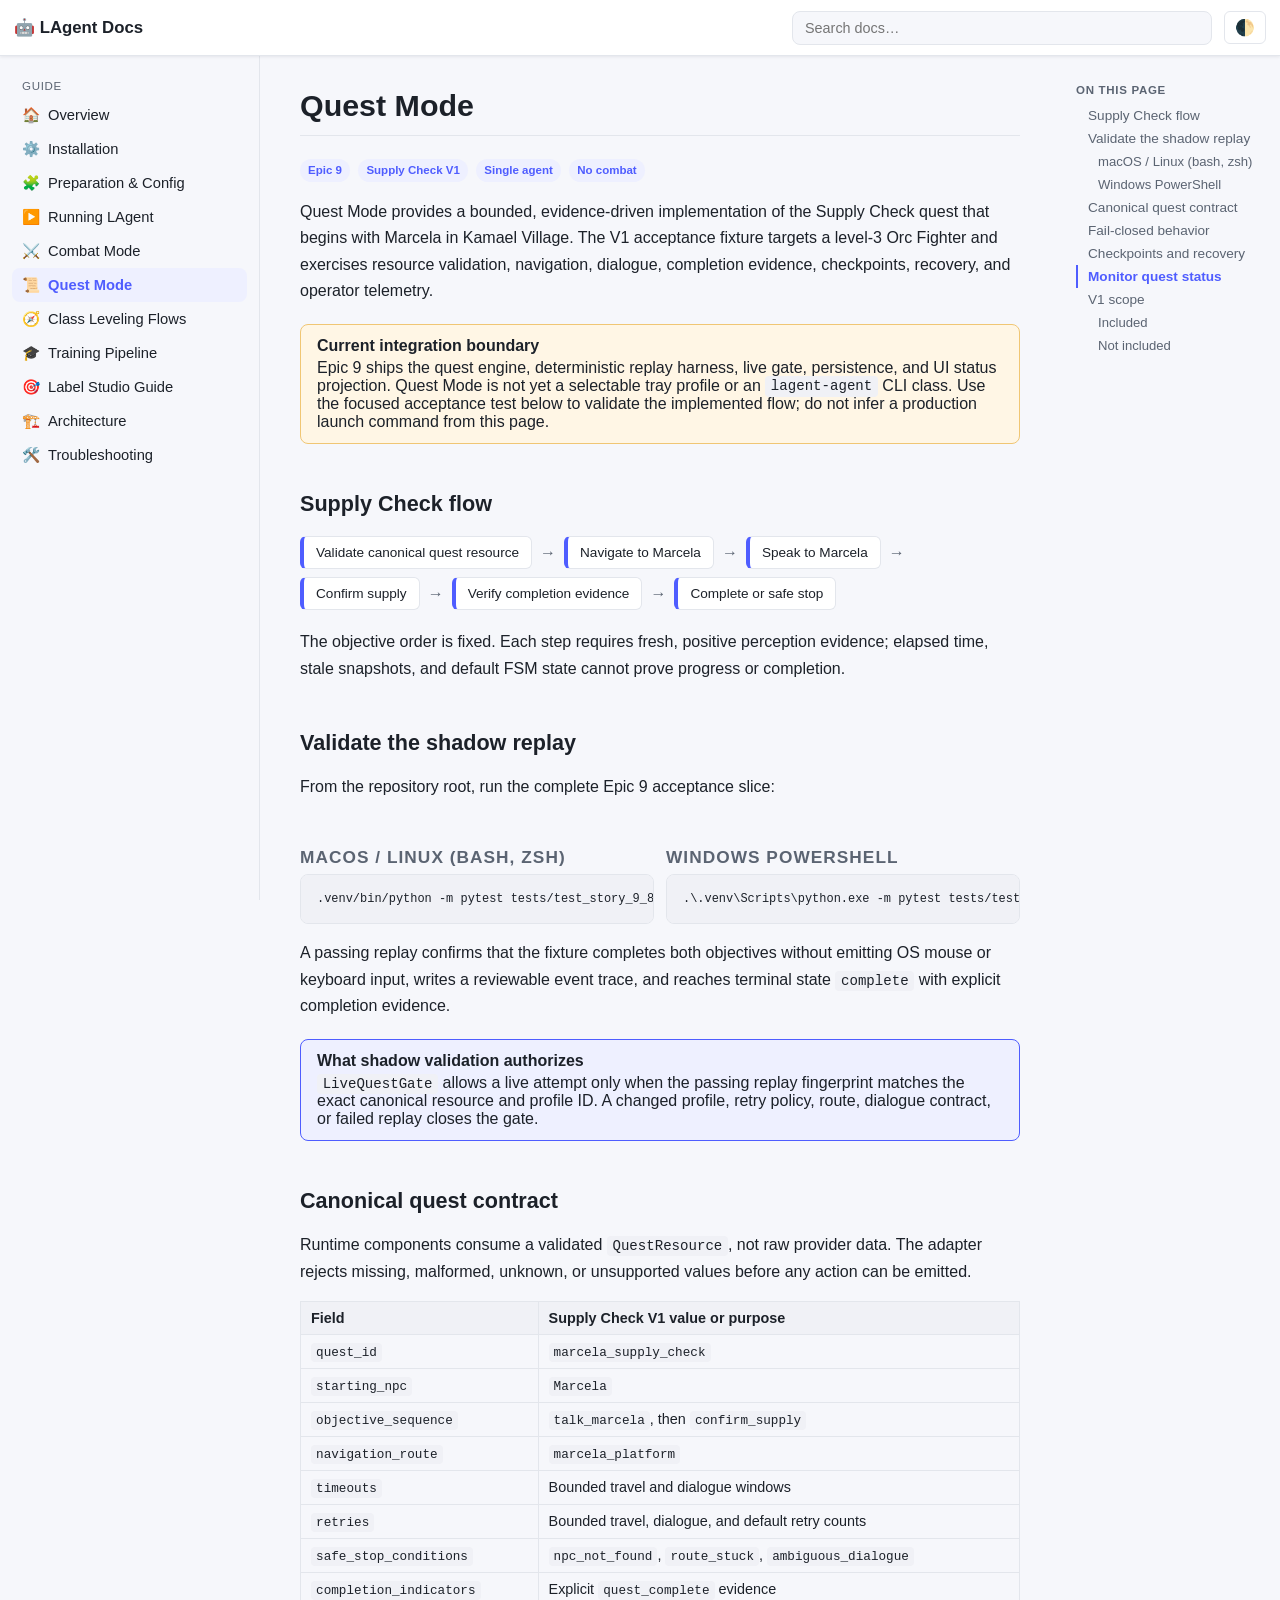
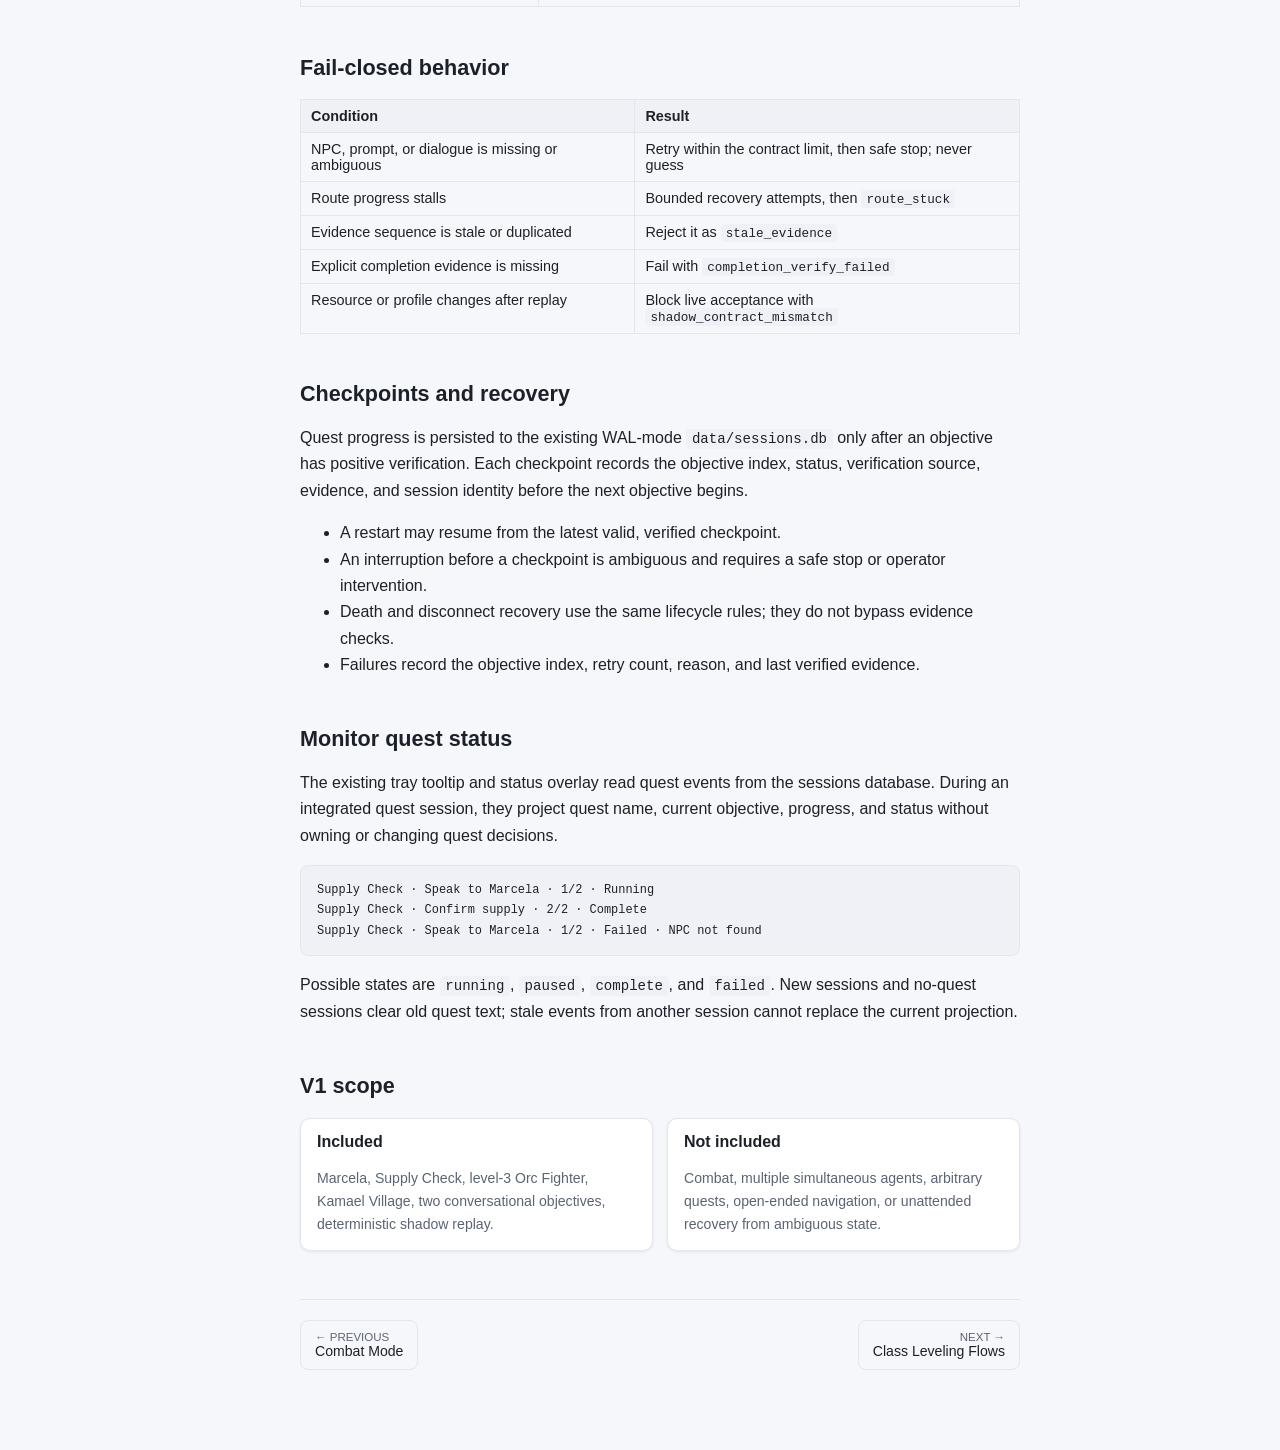
<file: docs/site/quest-mode.html>
<!doctype html>
<html lang="en">
<head>
<meta charset="utf-8" />
<meta name="viewport" content="width=device-width, initial-scale=1" />
<title>Quest Mode · LAgent Docs</title>
<link rel="stylesheet" href="assets/style.css" />
</head>
<body>
<header class="topbar">
  <button id="navToggle" aria-label="Toggle navigation">☰</button>
  <div class="brand">🤖 LAgent Docs</div>
  <div class="search-wrap">
    <input id="searchInput" type="text" placeholder="Search docs…" autocomplete="off" />
    <div id="searchResults" class="search-results"></div>
  </div>
  <button id="themeToggle" aria-label="Toggle theme">🌓</button>
</header>

<div class="layout">
  <nav id="sidebar" class="sidebar"></nav>

  <main class="content">
    <h1>Quest Mode</h1>
    <p>
      <span class="badge">Epic 9</span>
      <span class="badge">Supply Check V1</span>
      <span class="badge">Single agent</span>
      <span class="badge">No combat</span>
    </p>
    <p>Quest Mode provides a bounded, evidence-driven implementation of the Supply Check quest
      that begins with Marcela in Kamael Village. The V1 acceptance fixture targets a level-3
      Orc Fighter and exercises resource validation, navigation, dialogue, completion evidence,
      checkpoints, recovery, and operator telemetry.</p>

    <div class="callout warn">
      <strong class="callout-title">Current integration boundary</strong>
      Epic 9 ships the quest engine, deterministic replay harness, live gate, persistence, and
      UI status projection. Quest Mode is not yet a selectable tray profile or an
      <code>lagent-agent</code> CLI class. Use the focused acceptance test below to validate the
      implemented flow; do not infer a production launch command from this page.
    </div>

    <h2 id="flow">Supply Check flow</h2>
    <div class="pipeline">
      <div class="step">Validate canonical quest resource</div>
      <span class="sep">→</span>
      <div class="step">Navigate to Marcela</div>
      <span class="sep">→</span>
      <div class="step">Speak to Marcela</div>
      <span class="sep">→</span>
      <div class="step">Confirm supply</div>
      <span class="sep">→</span>
      <div class="step">Verify completion evidence</div>
      <span class="sep">→</span>
      <div class="step">Complete or safe stop</div>
    </div>
    <p>The objective order is fixed. Each step requires fresh, positive perception evidence;
      elapsed time, stale snapshots, and default FSM state cannot prove progress or completion.</p>

    <h2 id="validate">Validate the shadow replay</h2>
    <p>From the repository root, run the complete Epic 9 acceptance slice:</p>
    <div class="command-pair">
      <div class="command-block">
        <h3>macOS / Linux (bash, zsh)</h3>
        <pre><code>.venv/bin/python -m pytest tests/test_story_9_8_quest_acceptance.py -q</code></pre>
      </div>
      <div class="command-block">
        <h3>Windows PowerShell</h3>
        <pre><code>.\.venv\Scripts\python.exe -m pytest tests/test_story_9_8_quest_acceptance.py -q</code></pre>
      </div>
    </div>
    <p>A passing replay confirms that the fixture completes both objectives without emitting OS
      mouse or keyboard input, writes a reviewable event trace, and reaches terminal state
      <code>complete</code> with explicit completion evidence.</p>
    <div class="callout info">
      <strong class="callout-title">What shadow validation authorizes</strong>
      <code>LiveQuestGate</code> allows a live attempt only when the passing replay fingerprint
      matches the exact canonical resource and profile ID. A changed profile, retry policy, route,
      dialogue contract, or failed replay closes the gate.
    </div>

    <h2 id="contract">Canonical quest contract</h2>
    <p>Runtime components consume a validated <code>QuestResource</code>, not raw provider data.
      The adapter rejects missing, malformed, unknown, or unsupported values before any action
      can be emitted.</p>
    <table>
      <thead><tr><th>Field</th><th>Supply Check V1 value or purpose</th></tr></thead>
      <tbody>
        <tr><td><code>quest_id</code></td><td><code>marcela_supply_check</code></td></tr>
        <tr><td><code>starting_npc</code></td><td><code>Marcela</code></td></tr>
        <tr><td><code>objective_sequence</code></td><td><code>talk_marcela</code>, then <code>confirm_supply</code></td></tr>
        <tr><td><code>navigation_route</code></td><td><code>marcela_platform</code></td></tr>
        <tr><td><code>timeouts</code></td><td>Bounded travel and dialogue windows</td></tr>
        <tr><td><code>retries</code></td><td>Bounded travel, dialogue, and default retry counts</td></tr>
        <tr><td><code>safe_stop_conditions</code></td><td><code>npc_not_found</code>, <code>route_stuck</code>, <code>ambiguous_dialogue</code></td></tr>
        <tr><td><code>completion_indicators</code></td><td>Explicit <code>quest_complete</code> evidence</td></tr>
      </tbody>
    </table>

    <h2 id="safety">Fail-closed behavior</h2>
    <table>
      <thead><tr><th>Condition</th><th>Result</th></tr></thead>
      <tbody>
        <tr><td>NPC, prompt, or dialogue is missing or ambiguous</td><td>Retry within the contract limit, then safe stop; never guess</td></tr>
        <tr><td>Route progress stalls</td><td>Bounded recovery attempts, then <code>route_stuck</code></td></tr>
        <tr><td>Evidence sequence is stale or duplicated</td><td>Reject it as <code>stale_evidence</code></td></tr>
        <tr><td>Explicit completion evidence is missing</td><td>Fail with <code>completion_verify_failed</code></td></tr>
        <tr><td>Resource or profile changes after replay</td><td>Block live acceptance with <code>shadow_contract_mismatch</code></td></tr>
      </tbody>
    </table>

    <h2 id="recovery">Checkpoints and recovery</h2>
    <p>Quest progress is persisted to the existing WAL-mode <code>data/sessions.db</code> only
      after an objective has positive verification. Each checkpoint records the objective index,
      status, verification source, evidence, and session identity before the next objective begins.</p>
    <ul>
      <li>A restart may resume from the latest valid, verified checkpoint.</li>
      <li>An interruption before a checkpoint is ambiguous and requires a safe stop or operator intervention.</li>
      <li>Death and disconnect recovery use the same lifecycle rules; they do not bypass evidence checks.</li>
      <li>Failures record the objective index, retry count, reason, and last verified evidence.</li>
    </ul>

    <h2 id="monitor">Monitor quest status</h2>
    <p>The existing tray tooltip and status overlay read quest events from the sessions database.
      During an integrated quest session, they project quest name, current objective, progress,
      and status without owning or changing quest decisions.</p>
    <pre><code>Supply Check · Speak to Marcela · 1/2 · Running
Supply Check · Confirm supply · 2/2 · Complete
Supply Check · Speak to Marcela · 1/2 · Failed · NPC not found</code></pre>
    <p>Possible states are <code>running</code>, <code>paused</code>, <code>complete</code>, and
      <code>failed</code>. New sessions and no-quest sessions clear old quest text; stale events
      from another session cannot replace the current projection.</p>

    <h2 id="scope">V1 scope</h2>
    <div class="cards">
      <div class="card"><h3>Included</h3><p>Marcela, Supply Check, level-3 Orc Fighter, Kamael Village, two conversational objectives, deterministic shadow replay.</p></div>
      <div class="card"><h3>Not included</h3><p>Combat, multiple simultaneous agents, arbitrary quests, open-ended navigation, or unattended recovery from ambiguous state.</p></div>
    </div>

    <div class="page-nav"></div>
  </main>

  <aside id="toc" class="toc"></aside>
</div>

<script src="assets/search-index.js"></script>
<script src="assets/app.js" data-page="quest-mode"></script>
</body>
</html>
</file>
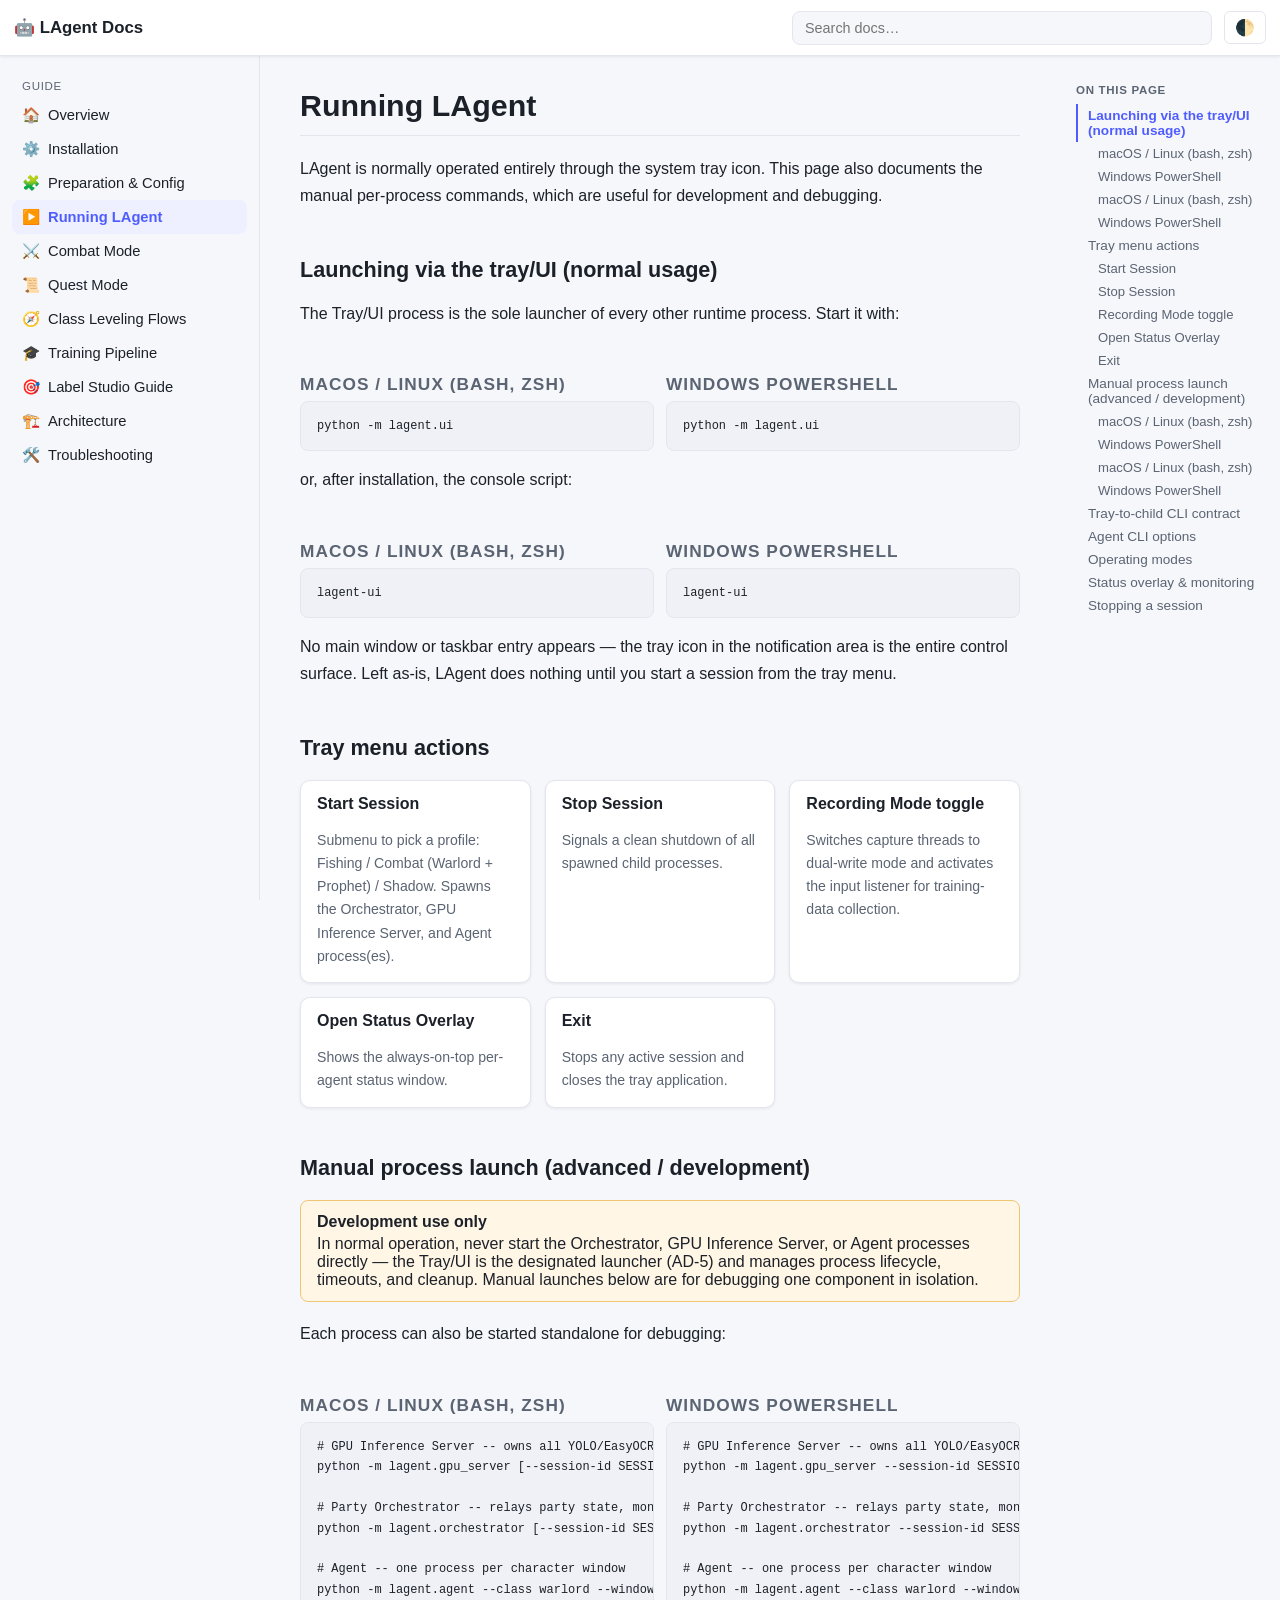
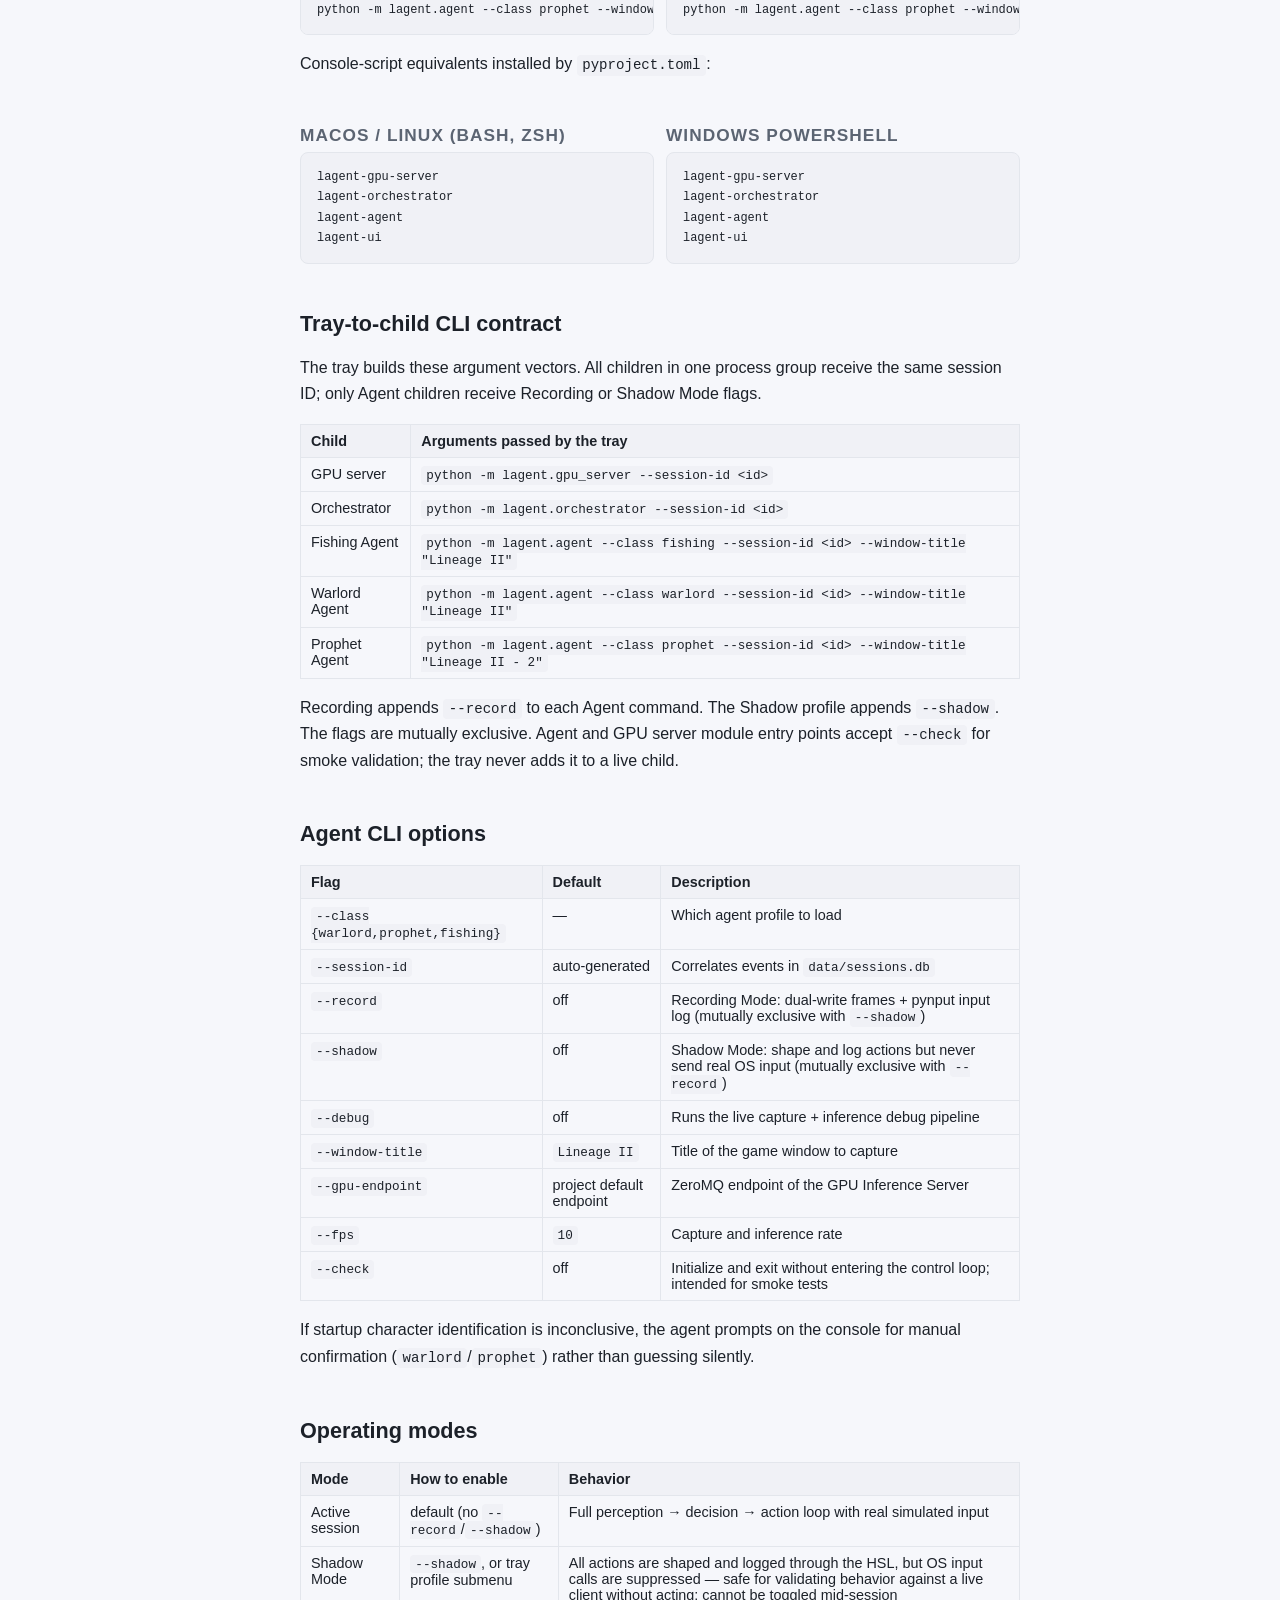
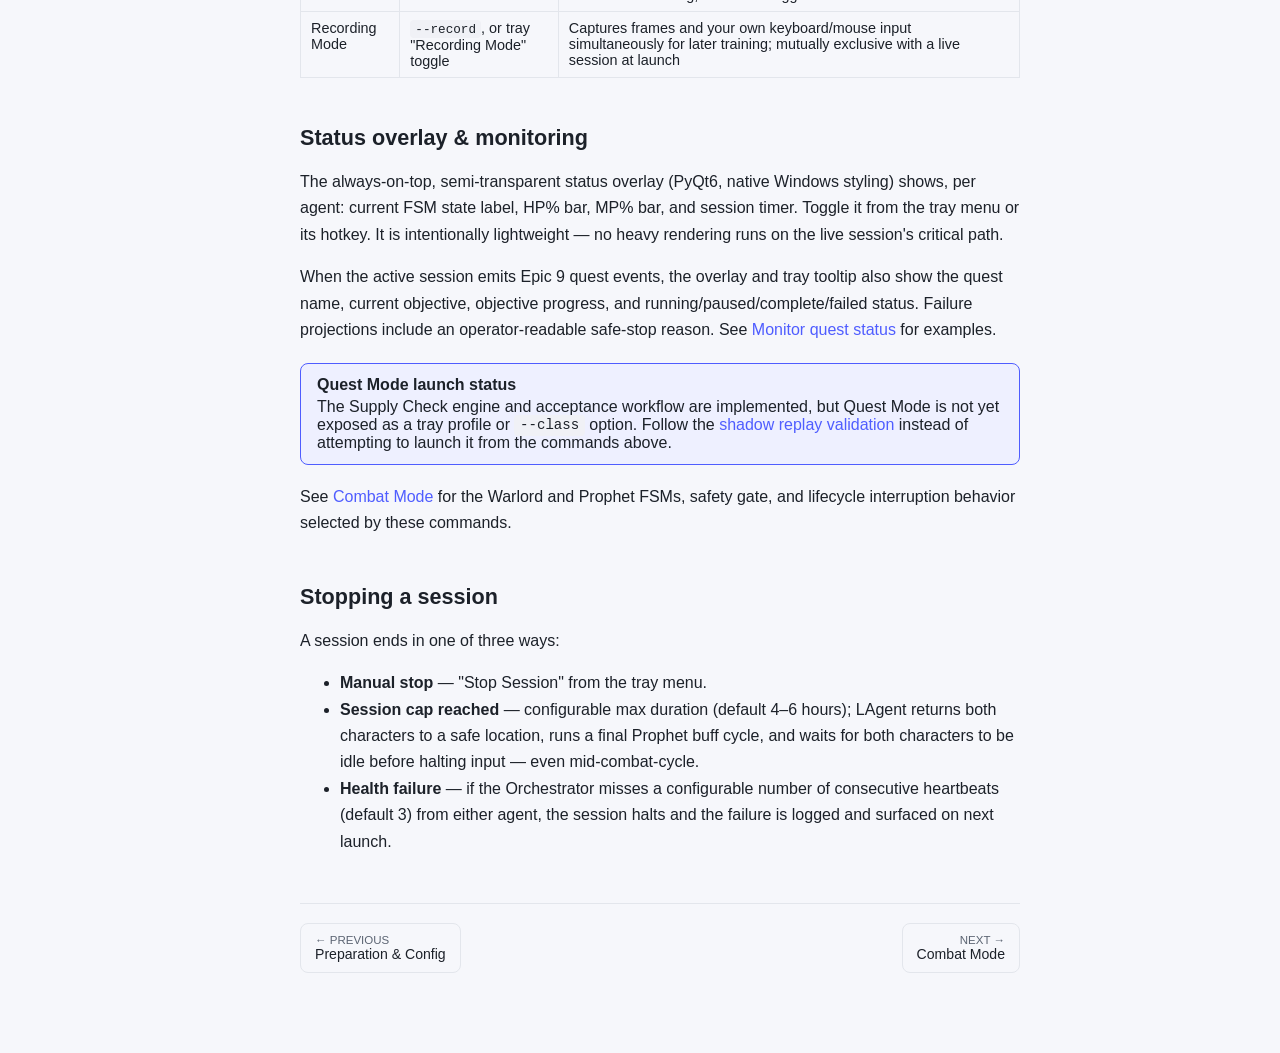
<file: docs/site/running.html>
<!doctype html>
<html lang="en">
<head>
<meta charset="utf-8" />
<meta name="viewport" content="width=device-width, initial-scale=1" />
<title>Running LAgent · LAgent Docs</title>
<link rel="stylesheet" href="assets/style.css" />
</head>
<body>
<header class="topbar">
  <button id="navToggle" aria-label="Toggle navigation">☰</button>
  <div class="brand">🤖 LAgent Docs</div>
  <div class="search-wrap">
    <input id="searchInput" type="text" placeholder="Search docs…" autocomplete="off" />
    <div id="searchResults" class="search-results"></div>
  </div>
  <button id="themeToggle" aria-label="Toggle theme">🌓</button>
</header>

<div class="layout">
  <nav id="sidebar" class="sidebar"></nav>

  <main class="content">
    <h1>Running LAgent</h1>
    <p>LAgent is normally operated entirely through the system tray icon. This page also
      documents the manual per-process commands, which are useful for development and
      debugging.</p>

    <h2 id="tray-ui">Launching via the tray/UI (normal usage)</h2>
    <p>The Tray/UI process is the sole launcher of every other runtime process. Start it with:</p>
    <div class="command-pair">
      <div class="command-block">
        <h3>macOS / Linux (bash, zsh)</h3>
        <pre><code>python -m lagent.ui</code></pre>
      </div>
      <div class="command-block">
        <h3>Windows PowerShell</h3>
        <pre><code>python -m lagent.ui</code></pre>
      </div>
    </div>
    <p>or, after installation, the console script:</p>
    <div class="command-pair">
      <div class="command-block">
        <h3>macOS / Linux (bash, zsh)</h3>
        <pre><code>lagent-ui</code></pre>
      </div>
      <div class="command-block">
        <h3>Windows PowerShell</h3>
        <pre><code>lagent-ui</code></pre>
      </div>
    </div>
    <p>No main window or taskbar entry appears — the tray icon in the notification area is the
      entire control surface. Left as-is, LAgent does nothing until you start a session from the
      tray menu.</p>

    <h2 id="tray-menu">Tray menu actions</h2>
    <div class="cards">
      <div class="card"><h3>Start Session</h3><p>Submenu to pick a profile: Fishing / Combat (Warlord + Prophet) / Shadow. Spawns the Orchestrator, GPU Inference Server, and Agent process(es).</p></div>
      <div class="card"><h3>Stop Session</h3><p>Signals a clean shutdown of all spawned child processes.</p></div>
      <div class="card"><h3>Recording Mode toggle</h3><p>Switches capture threads to dual-write mode and activates the input listener for training-data collection.</p></div>
      <div class="card"><h3>Open Status Overlay</h3><p>Shows the always-on-top per-agent status window.</p></div>
      <div class="card"><h3>Exit</h3><p>Stops any active session and closes the tray application.</p></div>
    </div>

    <h2 id="manual-launch">Manual process launch (advanced / development)</h2>
    <div class="callout warn">
      <strong class="callout-title">Development use only</strong>
      In normal operation, never start the Orchestrator, GPU Inference Server, or Agent
      processes directly — the Tray/UI is the designated launcher (AD-5) and manages process
      lifecycle, timeouts, and cleanup. Manual launches below are for debugging one component
      in isolation.
    </div>
    <p>Each process can also be started standalone for debugging:</p>
    <div class="command-pair">
      <div class="command-block">
        <h3>macOS / Linux (bash, zsh)</h3>
        <pre><code># GPU Inference Server -- owns all YOLO/EasyOCR/CUDA calls
python -m lagent.gpu_server [--session-id SESSION_ID]

# Party Orchestrator -- relays party state, monitors heartbeats
python -m lagent.orchestrator [--session-id SESSION_ID]

# Agent -- one process per character window
python -m lagent.agent --class warlord --window-title "Lineage II"
python -m lagent.agent --class prophet --window-title "Lineage II - 2"</code></pre>
      </div>
      <div class="command-block">
        <h3>Windows PowerShell</h3>
        <pre><code># GPU Inference Server -- owns all YOLO/EasyOCR/CUDA calls
python -m lagent.gpu_server --session-id SESSION_ID

# Party Orchestrator -- relays party state, monitors heartbeats
python -m lagent.orchestrator --session-id SESSION_ID

# Agent -- one process per character window
python -m lagent.agent --class warlord --window-title "Lineage II"
python -m lagent.agent --class prophet --window-title "Lineage II - 2"</code></pre>
      </div>
    </div>
    <p>Console-script equivalents installed by <code>pyproject.toml</code>:</p>
    <div class="command-pair">
      <div class="command-block">
        <h3>macOS / Linux (bash, zsh)</h3>
        <pre><code>lagent-gpu-server
lagent-orchestrator
lagent-agent
lagent-ui</code></pre>
      </div>
      <div class="command-block">
        <h3>Windows PowerShell</h3>
        <pre><code>lagent-gpu-server
lagent-orchestrator
lagent-agent
lagent-ui</code></pre>
      </div>
    </div>

    <h2 id="tray-child-contract">Tray-to-child CLI contract</h2>
    <p>The tray builds these argument vectors. All children in one process group receive the same
      session ID; only Agent children receive Recording or Shadow Mode flags.</p>
    <table>
      <thead><tr><th>Child</th><th>Arguments passed by the tray</th></tr></thead>
      <tbody>
        <tr><td>GPU server</td><td><code>python -m lagent.gpu_server --session-id &lt;id&gt;</code></td></tr>
        <tr><td>Orchestrator</td><td><code>python -m lagent.orchestrator --session-id &lt;id&gt;</code></td></tr>
        <tr><td>Fishing Agent</td><td><code>python -m lagent.agent --class fishing --session-id &lt;id&gt; --window-title "Lineage II"</code></td></tr>
        <tr><td>Warlord Agent</td><td><code>python -m lagent.agent --class warlord --session-id &lt;id&gt; --window-title "Lineage II"</code></td></tr>
        <tr><td>Prophet Agent</td><td><code>python -m lagent.agent --class prophet --session-id &lt;id&gt; --window-title "Lineage II - 2"</code></td></tr>
      </tbody>
    </table>
    <p>Recording appends <code>--record</code> to each Agent command. The Shadow profile appends
      <code>--shadow</code>. The flags are mutually exclusive. Agent and GPU server module entry
      points accept <code>--check</code> for smoke validation; the tray never adds it to a live child.</p>

    <h2 id="agent-cli">Agent CLI options</h2>
    <table>
      <thead><tr><th>Flag</th><th>Default</th><th>Description</th></tr></thead>
      <tbody>
        <tr><td><code>--class {warlord,prophet,fishing}</code></td><td>—</td><td>Which agent profile to load</td></tr>
        <tr><td><code>--session-id</code></td><td>auto-generated</td><td>Correlates events in <code>data/sessions.db</code></td></tr>
        <tr><td><code>--record</code></td><td>off</td><td>Recording Mode: dual-write frames + pynput input log (mutually exclusive with <code>--shadow</code>)</td></tr>
        <tr><td><code>--shadow</code></td><td>off</td><td>Shadow Mode: shape and log actions but never send real OS input (mutually exclusive with <code>--record</code>)</td></tr>
        <tr><td><code>--debug</code></td><td>off</td><td>Runs the live capture + inference debug pipeline</td></tr>
        <tr><td><code>--window-title</code></td><td><code>Lineage II</code></td><td>Title of the game window to capture</td></tr>
        <tr><td><code>--gpu-endpoint</code></td><td>project default endpoint</td><td>ZeroMQ endpoint of the GPU Inference Server</td></tr>
        <tr><td><code>--fps</code></td><td><code>10</code></td><td>Capture and inference rate</td></tr>
        <tr><td><code>--check</code></td><td>off</td><td>Initialize and exit without entering the control loop; intended for smoke tests</td></tr>
      </tbody>
    </table>
    <p>If startup character identification is inconclusive, the agent prompts on the console for
      manual confirmation (<code>warlord</code>/<code>prophet</code>) rather than guessing silently.</p>

    <h2 id="modes">Operating modes</h2>
    <table>
      <thead><tr><th>Mode</th><th>How to enable</th><th>Behavior</th></tr></thead>
      <tbody>
        <tr><td>Active session</td><td>default (no <code>--record</code>/<code>--shadow</code>)</td><td>Full perception → decision → action loop with real simulated input</td></tr>
        <tr><td>Shadow Mode</td><td><code>--shadow</code>, or tray profile submenu</td><td>All actions are shaped and logged through the HSL, but OS input calls are suppressed — safe for validating behavior against a live client without acting; cannot be toggled mid-session</td></tr>
        <tr><td>Recording Mode</td><td><code>--record</code>, or tray "Recording Mode" toggle</td><td>Captures frames and your own keyboard/mouse input simultaneously for later training; mutually exclusive with a live session at launch</td></tr>
      </tbody>
    </table>

    <h2 id="status-overlay">Status overlay &amp; monitoring</h2>
    <p>The always-on-top, semi-transparent status overlay (PyQt6, native Windows styling) shows,
      per agent: current FSM state label, HP% bar, MP% bar, and session timer. Toggle it from
      the tray menu or its hotkey. It is intentionally lightweight — no heavy rendering runs on
      the live session's critical path.</p>
    <p>When the active session emits Epic 9 quest events, the overlay and tray tooltip also show
      the quest name, current objective, objective progress, and running/paused/complete/failed
      status. Failure projections include an operator-readable safe-stop reason. See
      <a href="quest-mode.html#monitor">Monitor quest status</a> for examples.</p>

    <div class="callout info">
      <strong class="callout-title">Quest Mode launch status</strong>
      The Supply Check engine and acceptance workflow are implemented, but Quest Mode is not yet
      exposed as a tray profile or <code>--class</code> option. Follow the
      <a href="quest-mode.html#validate">shadow replay validation</a> instead of attempting to
      launch it from the commands above.
    </div>

    <p>See <a href="combat-mode.html">Combat Mode</a> for the Warlord and Prophet FSMs, safety
      gate, and lifecycle interruption behavior selected by these commands.</p>

    <h2 id="stopping">Stopping a session</h2>
    <p>A session ends in one of three ways:</p>
    <ul>
      <li><strong>Manual stop</strong> — "Stop Session" from the tray menu.</li>
      <li><strong>Session cap reached</strong> — configurable max duration (default 4–6 hours); LAgent returns both characters to a safe location, runs a final Prophet buff cycle, and waits for both characters to be idle before halting input — even mid-combat-cycle.</li>
      <li><strong>Health failure</strong> — if the Orchestrator misses a configurable number of consecutive heartbeats (default 3) from either agent, the session halts and the failure is logged and surfaced on next launch.</li>
    </ul>

    <div class="page-nav"></div>
  </main>

  <aside id="toc" class="toc"></aside>
</div>

<script src="assets/search-index.js"></script>
<script src="assets/app.js" data-page="running"></script>
</body>
</html>
</file>
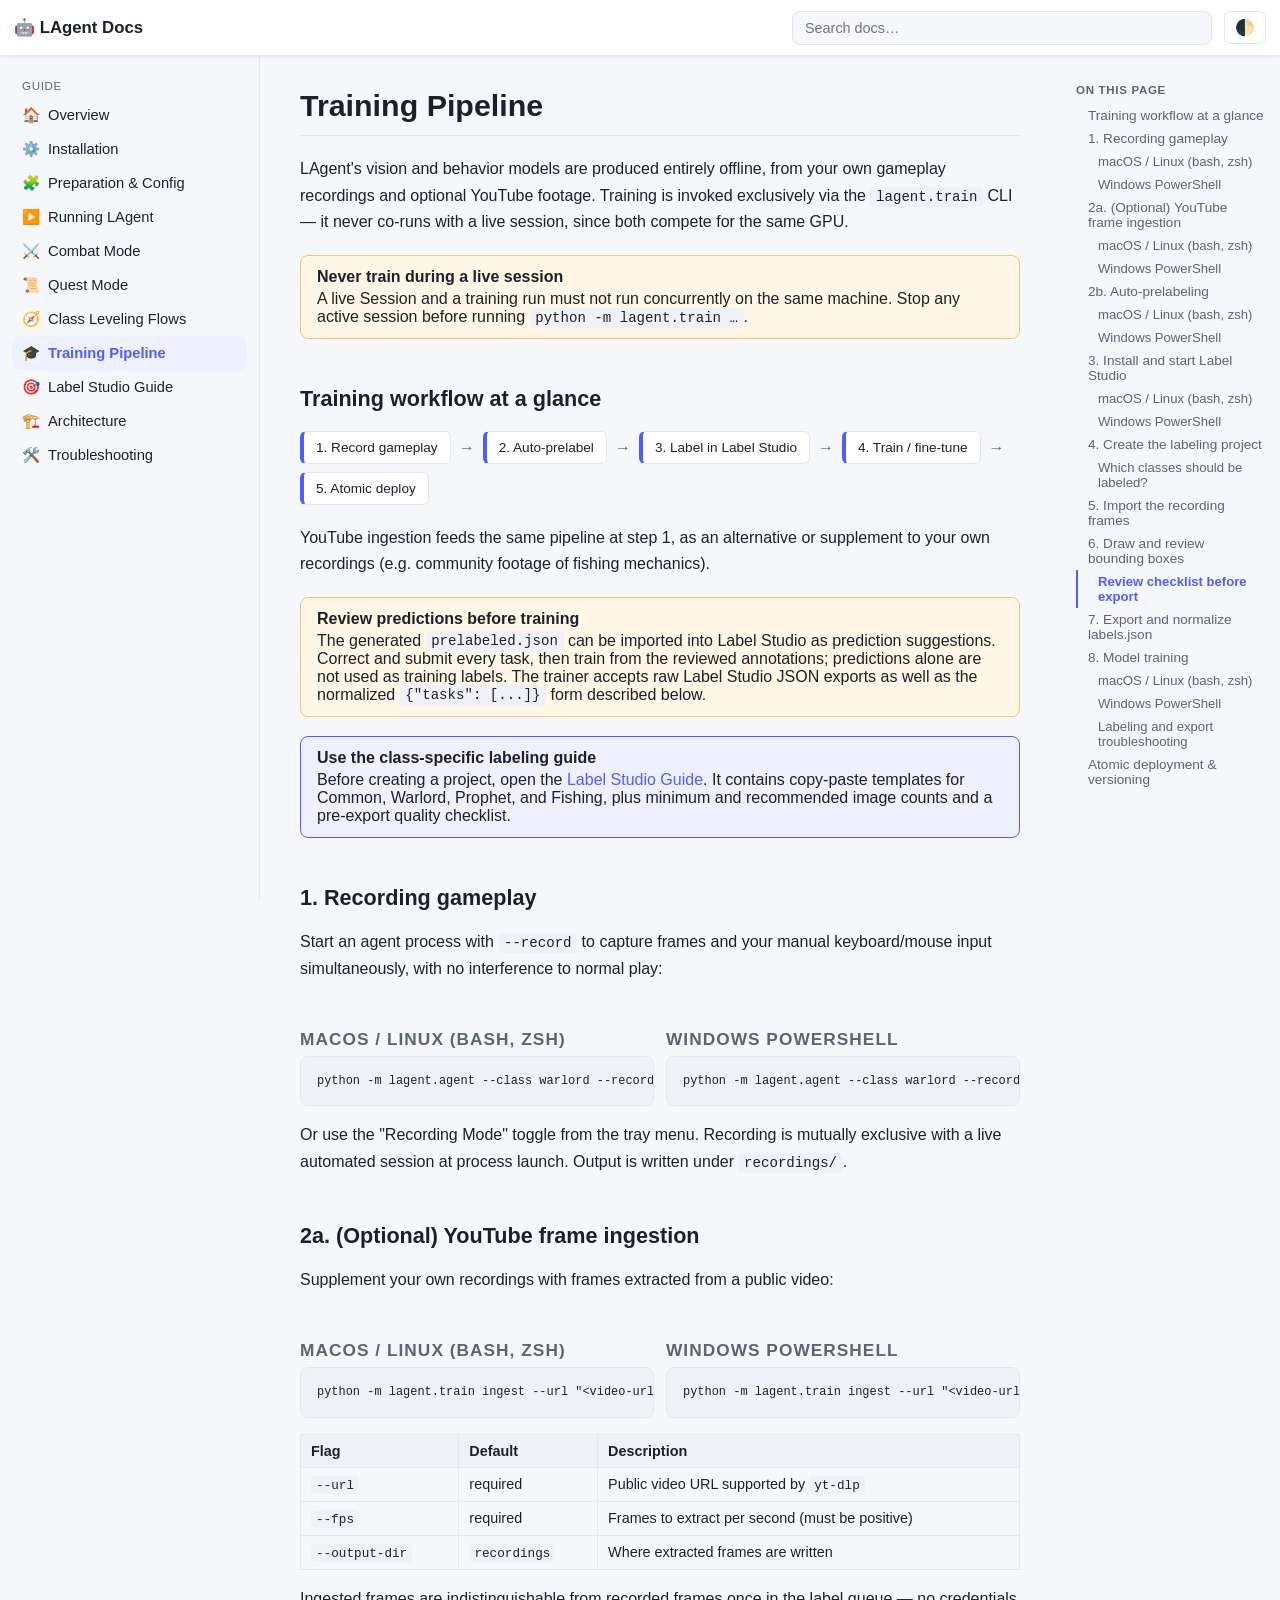
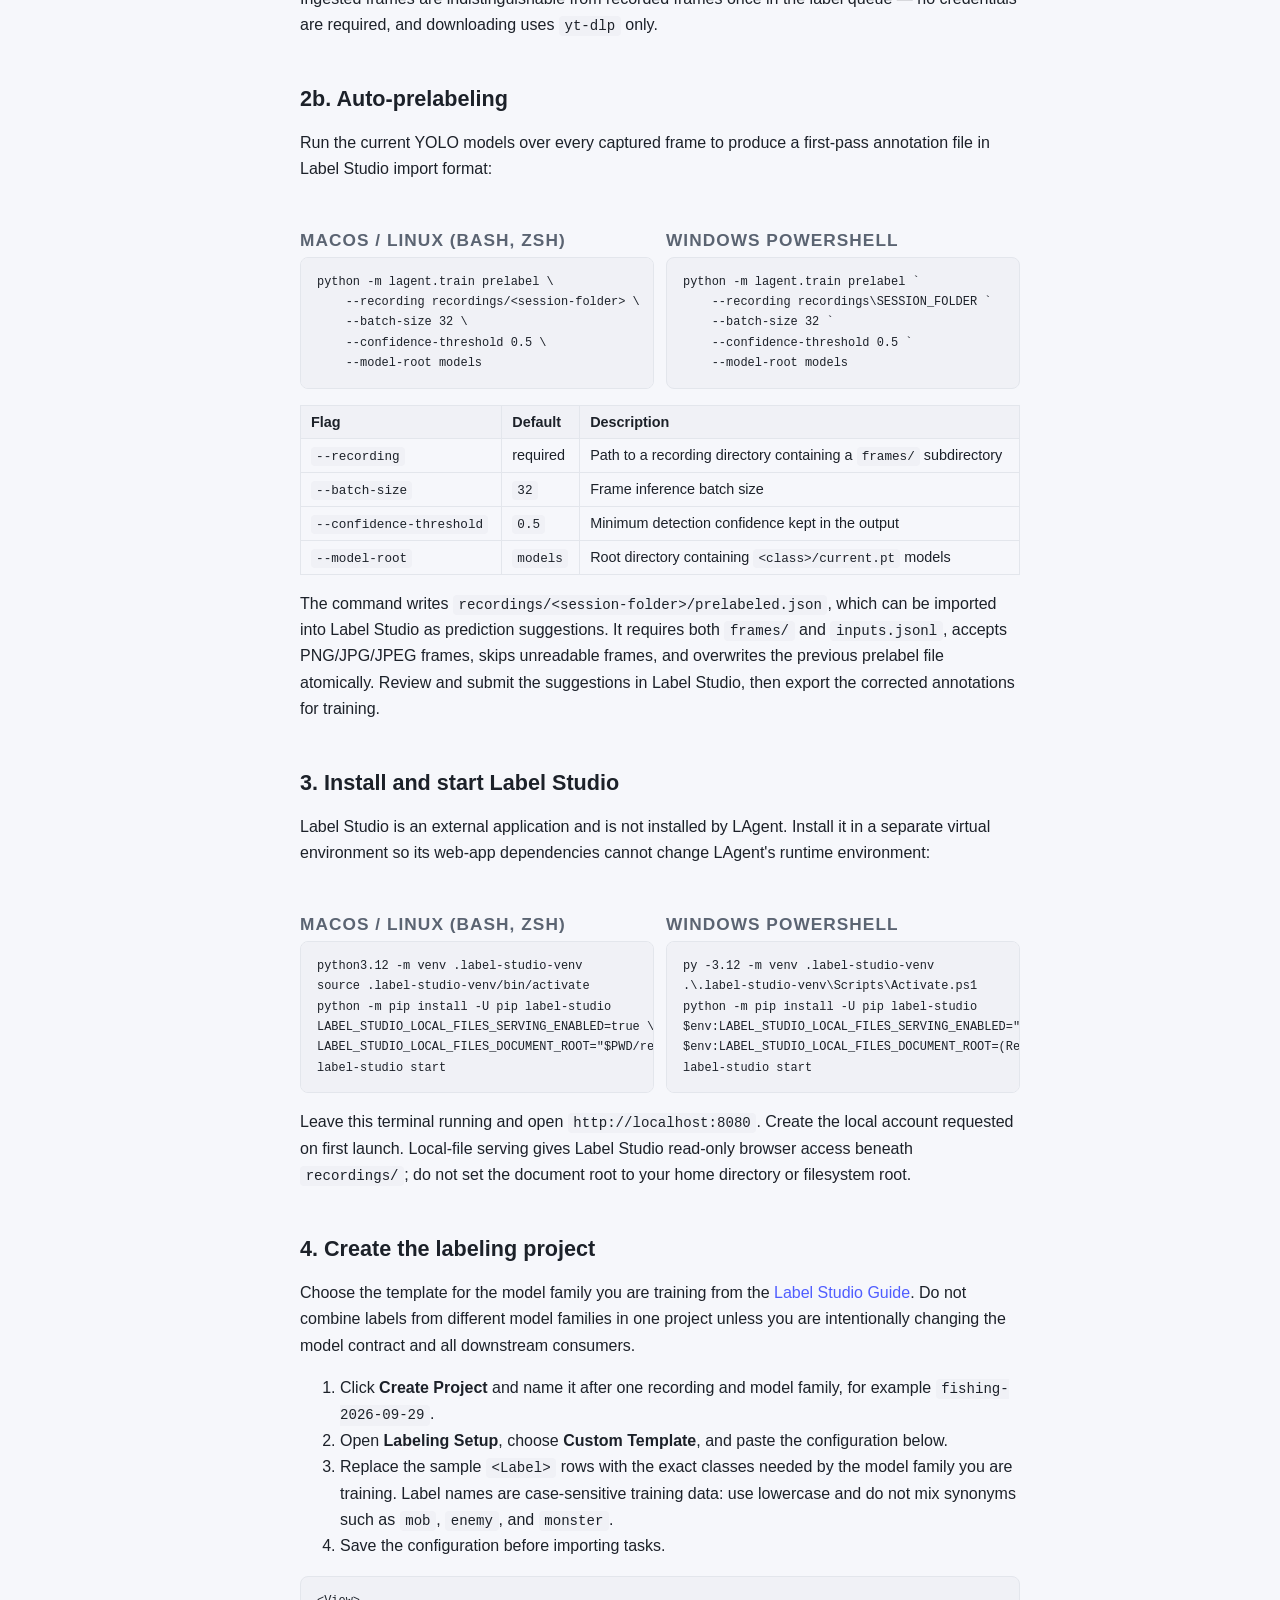
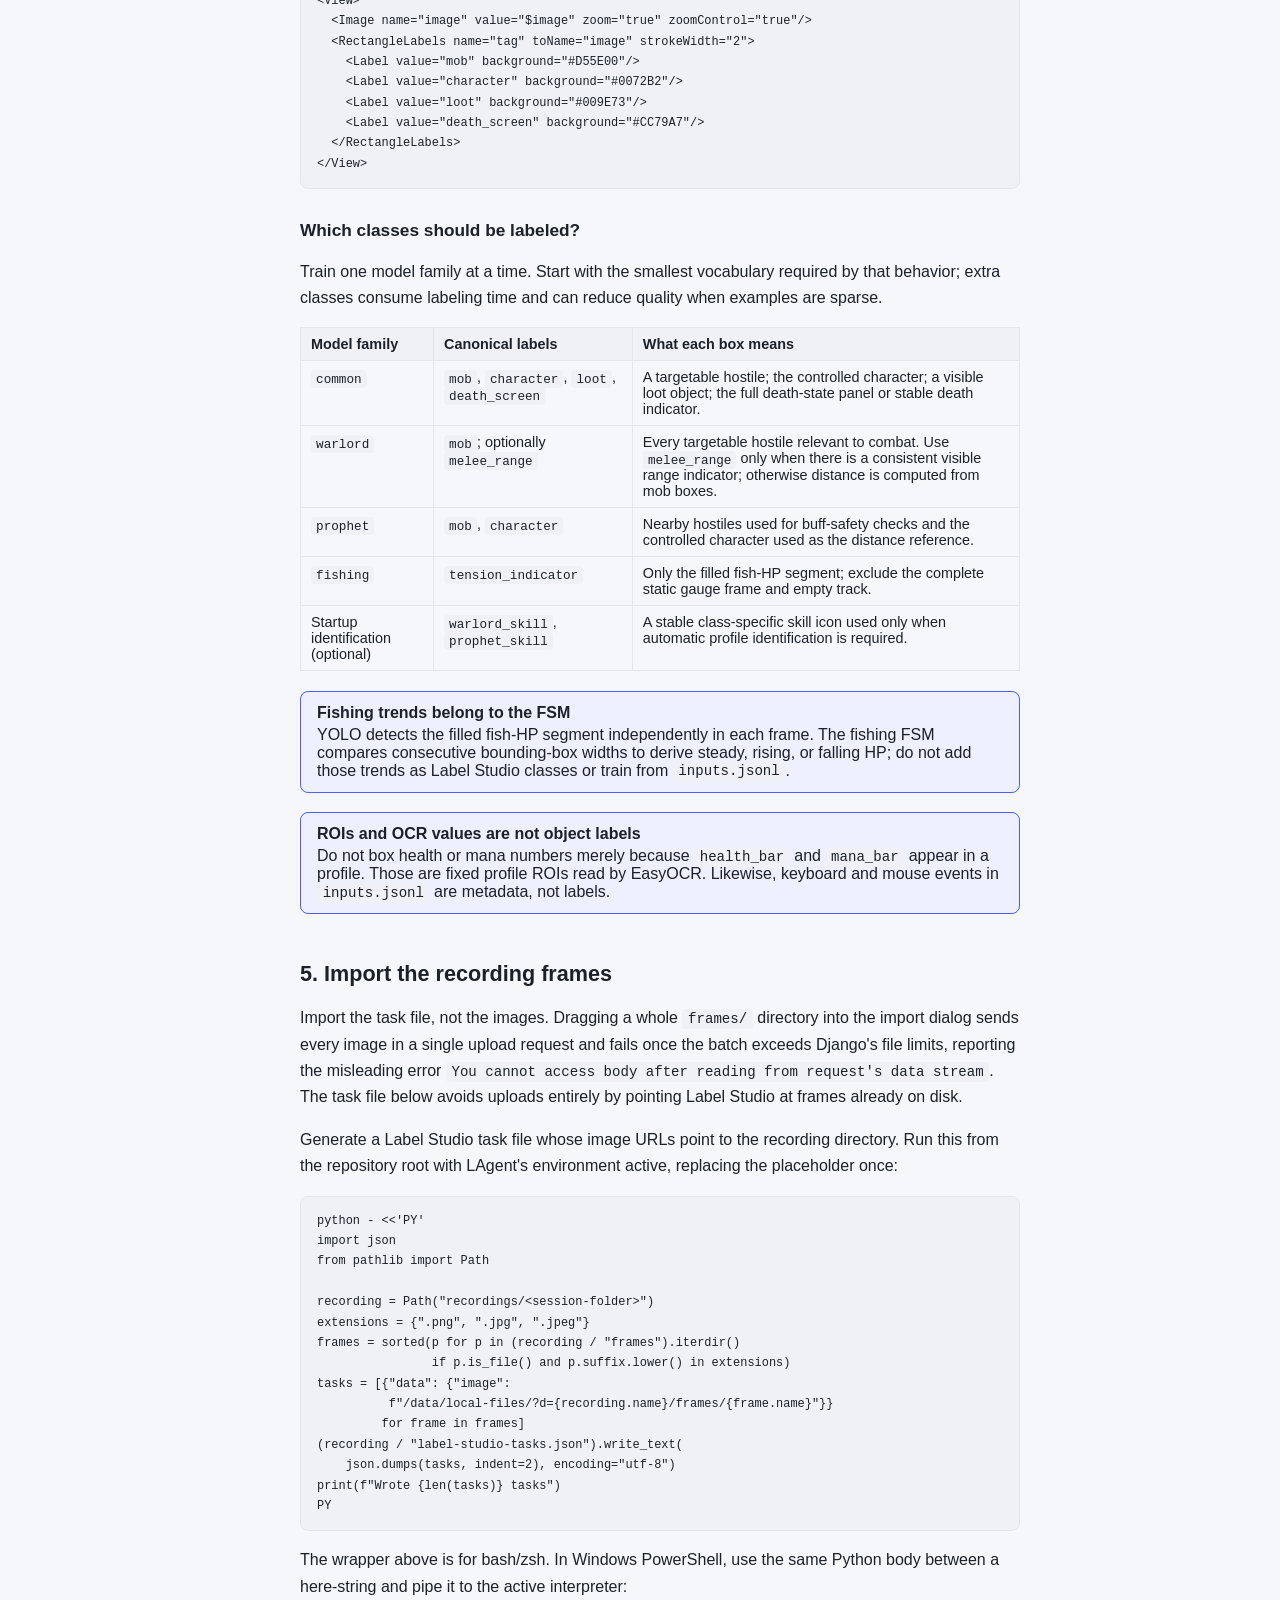
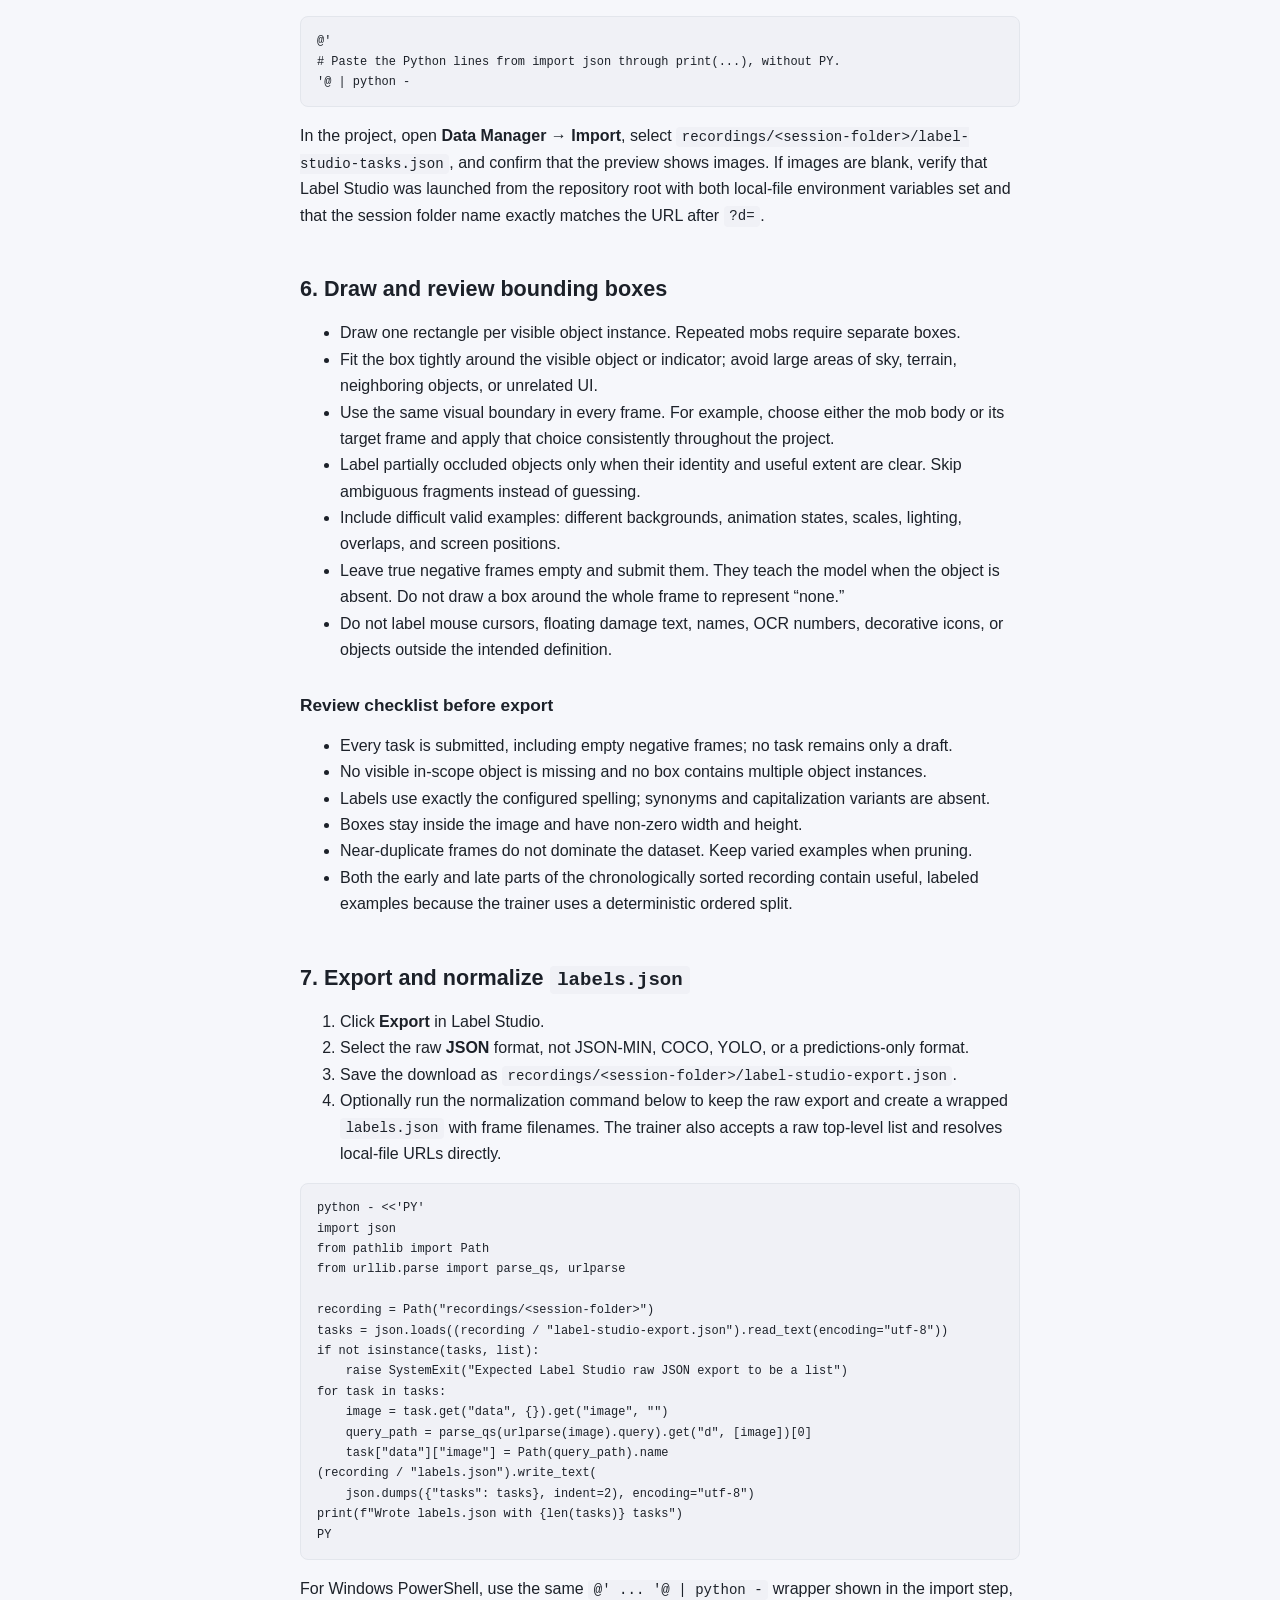
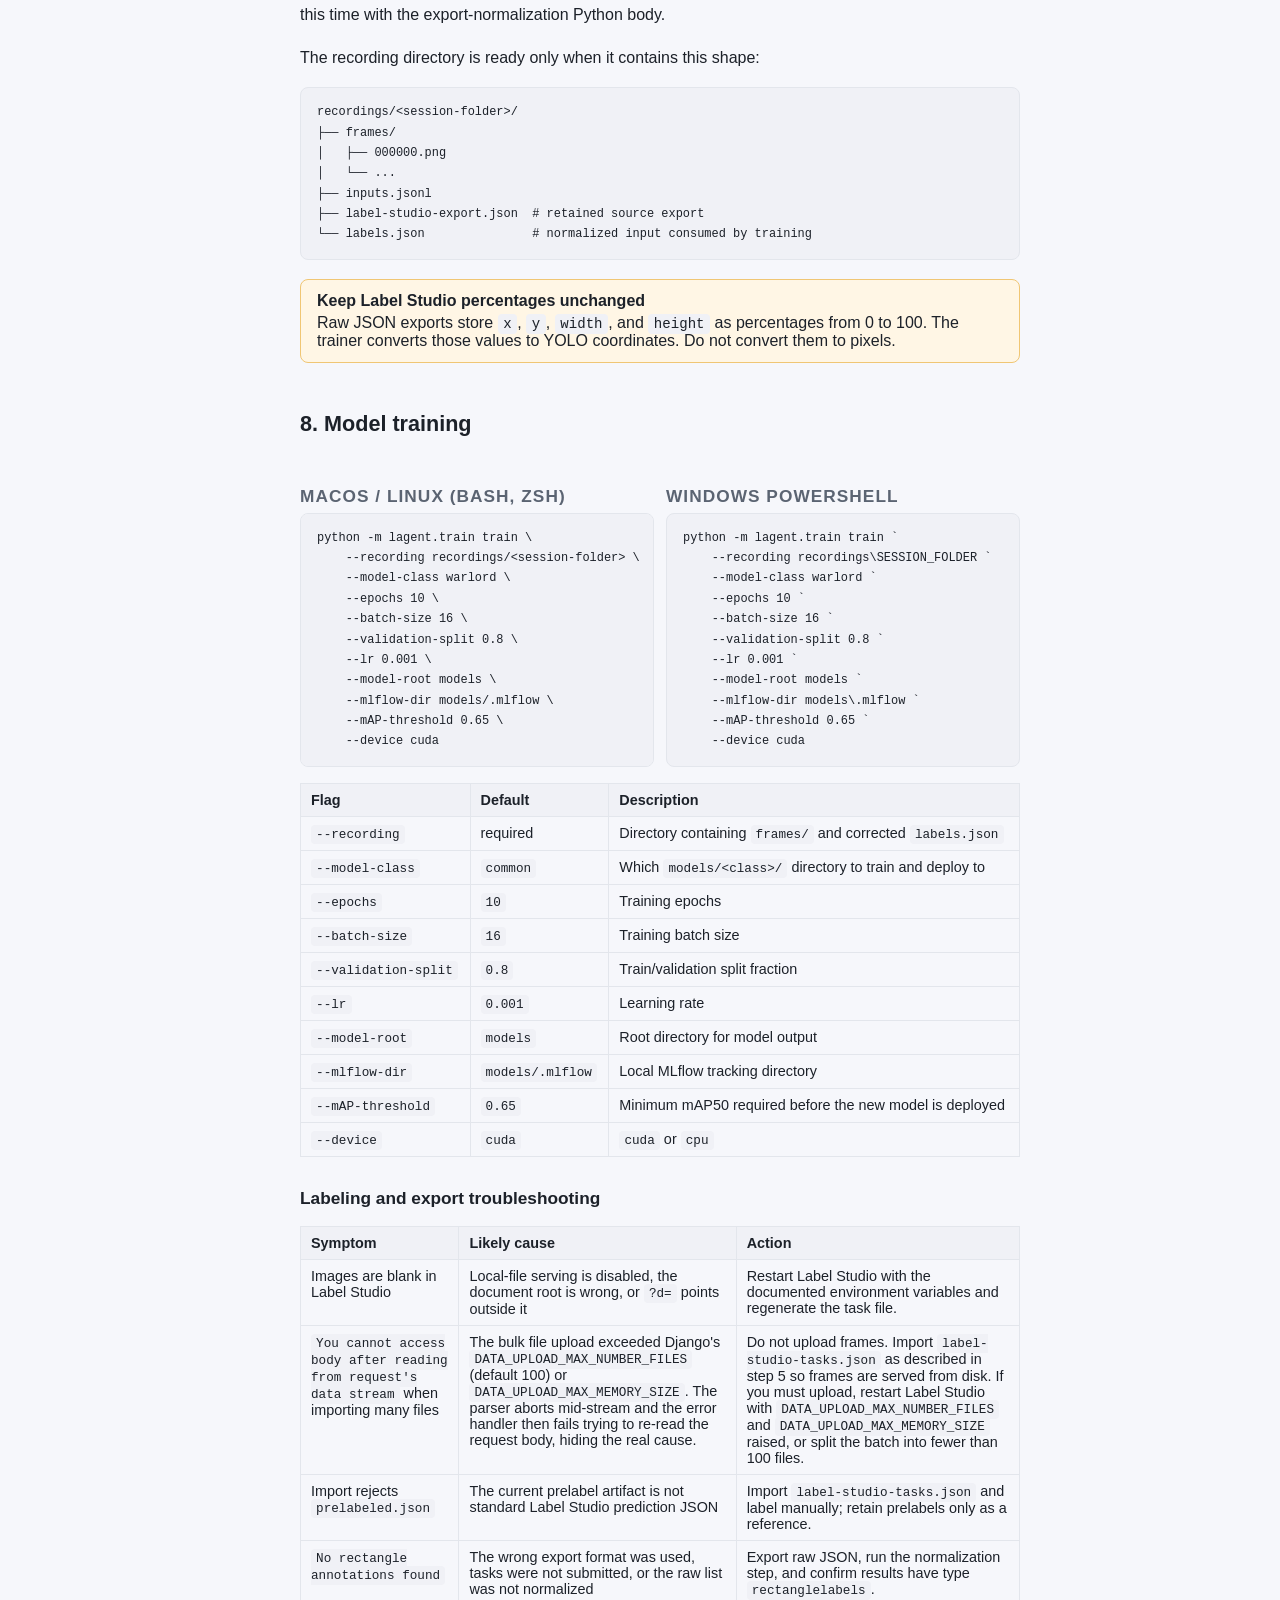
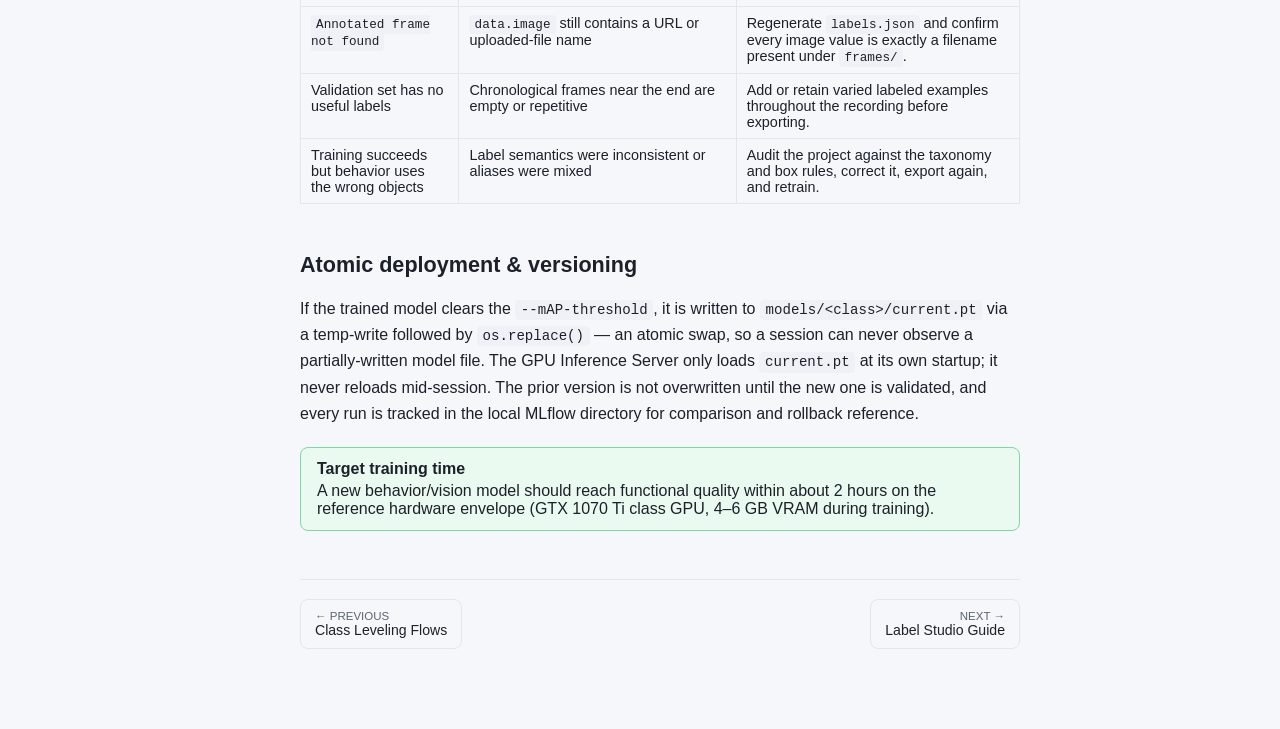
<file: docs/site/training.html>
<!doctype html>
<html lang="en">
<head>
<meta charset="utf-8" />
<meta name="viewport" content="width=device-width, initial-scale=1" />
<title>Training Pipeline · LAgent Docs</title>
<link rel="stylesheet" href="assets/style.css" />
</head>
<body>
<header class="topbar">
  <button id="navToggle" aria-label="Toggle navigation">☰</button>
  <div class="brand">🤖 LAgent Docs</div>
  <div class="search-wrap">
    <input id="searchInput" type="text" placeholder="Search docs…" autocomplete="off" />
    <div id="searchResults" class="search-results"></div>
  </div>
  <button id="themeToggle" aria-label="Toggle theme">🌓</button>
</header>

<div class="layout">
  <nav id="sidebar" class="sidebar"></nav>

  <main class="content">
    <h1>Training Pipeline</h1>
    <p>LAgent's vision and behavior models are produced entirely offline, from your own
      gameplay recordings and optional YouTube footage. Training is invoked exclusively via
      the <code>lagent.train</code> CLI — it never co-runs with a live session, since both
      compete for the same GPU.</p>

    <div class="callout warn">
      <strong class="callout-title">Never train during a live session</strong>
      A live Session and a training run must not run concurrently on the same machine. Stop
      any active session before running <code>python -m lagent.train …</code>.
    </div>

    <h2 id="workflow">Training workflow at a glance</h2>
    <div class="pipeline">
      <div class="step">1. Record gameplay</div>
      <span class="sep">→</span>
      <div class="step">2. Auto-prelabel</div>
      <span class="sep">→</span>
      <div class="step">3. Label in Label Studio</div>
      <span class="sep">→</span>
      <div class="step">4. Train / fine-tune</div>
      <span class="sep">→</span>
      <div class="step">5. Atomic deploy</div>
    </div>
    <p>YouTube ingestion feeds the same pipeline at step 1, as an alternative or supplement to
      your own recordings (e.g. community footage of fishing mechanics).</p>

    <div class="callout warn">
      <strong class="callout-title">Review predictions before training</strong>
      The generated <code>prelabeled.json</code> can be imported into Label Studio as prediction
      suggestions. Correct and submit every task, then train from the reviewed annotations;
      predictions alone are not used as training labels. The trainer accepts raw Label Studio
      JSON exports as well as the normalized <code>{"tasks": [...]}</code> form described below.
    </div>
    <div class="callout info">
      <strong class="callout-title">Use the class-specific labeling guide</strong>
      Before creating a project, open the <a href="label-studio.html">Label Studio Guide</a>.
      It contains copy-paste templates for Common, Warlord, Prophet, and Fishing, plus minimum
      and recommended image counts and a pre-export quality checklist.
    </div>

    <h2 id="recording">1. Recording gameplay</h2>
    <p>Start an agent process with <code>--record</code> to capture frames and your manual
      keyboard/mouse input simultaneously, with no interference to normal play:</p>
    <div class="command-pair">
      <div class="command-block">
        <h3>macOS / Linux (bash, zsh)</h3>
        <pre><code>python -m lagent.agent --class warlord --record</code></pre>
      </div>
      <div class="command-block">
        <h3>Windows PowerShell</h3>
        <pre><code>python -m lagent.agent --class warlord --record</code></pre>
      </div>
    </div>
    <p>Or use the "Recording Mode" toggle from the tray menu. Recording is mutually exclusive
      with a live automated session at process launch. Output is written under
      <code>recordings/</code>.</p>

    <h2 id="ingestion">2a. (Optional) YouTube frame ingestion</h2>
    <p>Supplement your own recordings with frames extracted from a public video:</p>
    <div class="command-pair">
      <div class="command-block">
        <h3>macOS / Linux (bash, zsh)</h3>
        <pre><code>python -m lagent.train ingest --url "&lt;video-url&gt;" --fps 5 --output-dir recordings</code></pre>
      </div>
      <div class="command-block">
        <h3>Windows PowerShell</h3>
        <pre><code>python -m lagent.train ingest --url "&lt;video-url&gt;" --fps 5 --output-dir recordings</code></pre>
      </div>
    </div>
    <table>
      <thead><tr><th>Flag</th><th>Default</th><th>Description</th></tr></thead>
      <tbody>
        <tr><td><code>--url</code></td><td>required</td><td>Public video URL supported by <code>yt-dlp</code></td></tr>
        <tr><td><code>--fps</code></td><td>required</td><td>Frames to extract per second (must be positive)</td></tr>
        <tr><td><code>--output-dir</code></td><td><code>recordings</code></td><td>Where extracted frames are written</td></tr>
      </tbody>
    </table>
    <p>Ingested frames are indistinguishable from recorded frames once in the label queue — no
      credentials are required, and downloading uses <code>yt-dlp</code> only.</p>

    <h2 id="prelabeling">2b. Auto-prelabeling</h2>
    <p>Run the current YOLO models over every captured frame to produce a first-pass annotation
      file in Label Studio import format:</p>
    <div class="command-pair">
      <div class="command-block">
        <h3>macOS / Linux (bash, zsh)</h3>
        <pre><code>python -m lagent.train prelabel \
    --recording recordings/&lt;session-folder&gt; \
    --batch-size 32 \
    --confidence-threshold 0.5 \
    --model-root models</code></pre>
      </div>
      <div class="command-block">
        <h3>Windows PowerShell</h3>
        <pre><code>python -m lagent.train prelabel `
    --recording recordings\SESSION_FOLDER `
    --batch-size 32 `
    --confidence-threshold 0.5 `
    --model-root models</code></pre>
      </div>
    </div>
    <table>
      <thead><tr><th>Flag</th><th>Default</th><th>Description</th></tr></thead>
      <tbody>
        <tr><td><code>--recording</code></td><td>required</td><td>Path to a recording directory containing a <code>frames/</code> subdirectory</td></tr>
        <tr><td><code>--batch-size</code></td><td><code>32</code></td><td>Frame inference batch size</td></tr>
        <tr><td><code>--confidence-threshold</code></td><td><code>0.5</code></td><td>Minimum detection confidence kept in the output</td></tr>
        <tr><td><code>--model-root</code></td><td><code>models</code></td><td>Root directory containing <code>&lt;class&gt;/current.pt</code> models</td></tr>
      </tbody>
    </table>
    <p>The command writes <code>recordings/&lt;session-folder&gt;/prelabeled.json</code>, which can
      be imported into Label Studio as prediction suggestions. It requires
      both <code>frames/</code> and <code>inputs.jsonl</code>, accepts PNG/JPG/JPEG frames, skips
      unreadable frames, and overwrites the previous prelabel file atomically. Review and submit
      the suggestions in Label Studio, then export the corrected annotations for training.</p>

    <h2 id="label-studio-setup">3. Install and start Label Studio</h2>
    <p>Label Studio is an external application and is not installed by LAgent. Install it in a
      separate virtual environment so its web-app dependencies cannot change LAgent's runtime
      environment:</p>
    <div class="command-pair">
      <div class="command-block">
        <h3>macOS / Linux (bash, zsh)</h3>
        <pre><code>python3.12 -m venv .label-studio-venv
source .label-studio-venv/bin/activate
python -m pip install -U pip label-studio
LABEL_STUDIO_LOCAL_FILES_SERVING_ENABLED=true \
LABEL_STUDIO_LOCAL_FILES_DOCUMENT_ROOT="$PWD/recordings" \
label-studio start</code></pre>
      </div>
      <div class="command-block">
        <h3>Windows PowerShell</h3>
        <pre><code>py -3.12 -m venv .label-studio-venv
.\.label-studio-venv\Scripts\Activate.ps1
python -m pip install -U pip label-studio
$env:LABEL_STUDIO_LOCAL_FILES_SERVING_ENABLED="true"
$env:LABEL_STUDIO_LOCAL_FILES_DOCUMENT_ROOT=(Resolve-Path recordings)
label-studio start</code></pre>
      </div>
    </div>
    <p>Leave this terminal running and open <code>http://localhost:8080</code>. Create the local
      account requested on first launch. Local-file serving gives Label Studio read-only browser
      access beneath <code>recordings/</code>; do not set the document root to your home directory
      or filesystem root.</p>

    <h2 id="label-studio-project">4. Create the labeling project</h2>
    <p>Choose the template for the model family you are training from the
      <a href="label-studio.html#common-template">Label Studio Guide</a>. Do not combine labels
      from different model families in one project unless you are intentionally changing the
      model contract and all downstream consumers.</p>
    <ol>
      <li>Click <strong>Create Project</strong> and name it after one recording and model family,
        for example <code>fishing-2026-09-29</code>.</li>
      <li>Open <strong>Labeling Setup</strong>, choose <strong>Custom Template</strong>, and paste
        the configuration below.</li>
      <li>Replace the sample <code>&lt;Label&gt;</code> rows with the exact classes needed by the model
        family you are training. Label names are case-sensitive training data: use lowercase and
        do not mix synonyms such as <code>mob</code>, <code>enemy</code>, and <code>monster</code>.</li>
      <li>Save the configuration before importing tasks.</li>
    </ol>
    <pre><code>&lt;View&gt;
  &lt;Image name="image" value="$image" zoom="true" zoomControl="true"/&gt;
  &lt;RectangleLabels name="tag" toName="image" strokeWidth="2"&gt;
    &lt;Label value="mob" background="#D55E00"/&gt;
    &lt;Label value="character" background="#0072B2"/&gt;
    &lt;Label value="loot" background="#009E73"/&gt;
    &lt;Label value="death_screen" background="#CC79A7"/&gt;
  &lt;/RectangleLabels&gt;
&lt;/View&gt;</code></pre>

    <h3 id="label-taxonomy">Which classes should be labeled?</h3>
    <p>Train one model family at a time. Start with the smallest vocabulary required by that
      behavior; extra classes consume labeling time and can reduce quality when examples are
      sparse.</p>
    <table>
      <thead><tr><th>Model family</th><th>Canonical labels</th><th>What each box means</th></tr></thead>
      <tbody>
        <tr><td><code>common</code></td><td><code>mob</code>, <code>character</code>, <code>loot</code>, <code>death_screen</code></td><td>A targetable hostile; the controlled character; a visible loot object; the full death-state panel or stable death indicator.</td></tr>
        <tr><td><code>warlord</code></td><td><code>mob</code>; optionally <code>melee_range</code></td><td>Every targetable hostile relevant to combat. Use <code>melee_range</code> only when there is a consistent visible range indicator; otherwise distance is computed from mob boxes.</td></tr>
        <tr><td><code>prophet</code></td><td><code>mob</code>, <code>character</code></td><td>Nearby hostiles used for buff-safety checks and the controlled character used as the distance reference.</td></tr>
        <tr><td><code>fishing</code></td><td><code>tension_indicator</code></td><td>Only the filled fish-HP segment; exclude the complete static gauge frame and empty track.</td></tr>
        <tr><td>Startup identification (optional)</td><td><code>warlord_skill</code>, <code>prophet_skill</code></td><td>A stable class-specific skill icon used only when automatic profile identification is required.</td></tr>
      </tbody>
    </table>
    <div class="callout info">
      <strong class="callout-title">Fishing trends belong to the FSM</strong>
      YOLO detects the filled fish-HP segment independently in each frame. The fishing FSM compares
      consecutive bounding-box widths to derive steady, rising, or falling HP; do not add those trends
      as Label Studio classes or train from <code>inputs.jsonl</code>.
    </div>
    <div class="callout info">
      <strong class="callout-title">ROIs and OCR values are not object labels</strong>
      Do not box health or mana numbers merely because <code>health_bar</code> and
      <code>mana_bar</code> appear in a profile. Those are fixed profile ROIs read by EasyOCR.
      Likewise, keyboard and mouse events in <code>inputs.jsonl</code> are metadata, not labels.
    </div>

    <h2 id="label-studio-import">5. Import the recording frames</h2>
    <p>Import the task file, not the images. Dragging a whole <code>frames/</code> directory into
      the import dialog sends every image in a single upload request and fails once the batch
      exceeds Django's file limits, reporting the misleading error
      <code>You cannot access body after reading from request's data stream</code>. The task file
      below avoids uploads entirely by pointing Label Studio at frames already on disk.</p>
    <p>Generate a Label Studio task file whose image URLs point to the recording directory. Run
      this from the repository root with LAgent's environment active, replacing the placeholder
      once:</p>
    <pre><code>python - &lt;&lt;'PY'
import json
from pathlib import Path

recording = Path("recordings/&lt;session-folder&gt;")
extensions = {".png", ".jpg", ".jpeg"}
frames = sorted(p for p in (recording / "frames").iterdir()
                if p.is_file() and p.suffix.lower() in extensions)
tasks = [{"data": {"image":
          f"/data/local-files/?d={recording.name}/frames/{frame.name}"}}
         for frame in frames]
(recording / "label-studio-tasks.json").write_text(
    json.dumps(tasks, indent=2), encoding="utf-8")
print(f"Wrote {len(tasks)} tasks")
PY</code></pre>
    <p>The wrapper above is for bash/zsh. In Windows PowerShell, use the same Python body between
      a here-string and pipe it to the active interpreter:</p>
    <pre><code>@'
# Paste the Python lines from import json through print(...), without PY.
'@ | python -</code></pre>
    <p>In the project, open <strong>Data Manager → Import</strong>, select
      <code>recordings/&lt;session-folder&gt;/label-studio-tasks.json</code>, and confirm that the
      preview shows images. If images are blank, verify that Label Studio was launched from the
      repository root with both local-file environment variables set and that the session folder
      name exactly matches the URL after <code>?d=</code>.</p>

    <h2 id="labeling-rules">6. Draw and review bounding boxes</h2>
    <ul>
      <li>Draw one rectangle per visible object instance. Repeated mobs require separate boxes.</li>
      <li>Fit the box tightly around the visible object or indicator; avoid large areas of sky,
        terrain, neighboring objects, or unrelated UI.</li>
      <li>Use the same visual boundary in every frame. For example, choose either the mob body or
        its target frame and apply that choice consistently throughout the project.</li>
      <li>Label partially occluded objects only when their identity and useful extent are clear.
        Skip ambiguous fragments instead of guessing.</li>
      <li>Include difficult valid examples: different backgrounds, animation states, scales,
        lighting, overlaps, and screen positions.</li>
      <li>Leave true negative frames empty and submit them. They teach the model when the object
        is absent. Do not draw a box around the whole frame to represent “none.”</li>
      <li>Do not label mouse cursors, floating damage text, names, OCR numbers, decorative icons,
        or objects outside the intended definition.</li>
    </ul>
    <h3>Review checklist before export</h3>
    <ul>
      <li>Every task is submitted, including empty negative frames; no task remains only a draft.</li>
      <li>No visible in-scope object is missing and no box contains multiple object instances.</li>
      <li>Labels use exactly the configured spelling; synonyms and capitalization variants are absent.</li>
      <li>Boxes stay inside the image and have non-zero width and height.</li>
      <li>Near-duplicate frames do not dominate the dataset. Keep varied examples when pruning.</li>
      <li>Both the early and late parts of the chronologically sorted recording contain useful,
        labeled examples because the trainer uses a deterministic ordered split.</li>
    </ul>

    <h2 id="label-studio-export">7. Export and normalize <code>labels.json</code></h2>
    <ol>
      <li>Click <strong>Export</strong> in Label Studio.</li>
      <li>Select the raw <strong>JSON</strong> format, not JSON-MIN, COCO, YOLO, or a predictions-only format.</li>
      <li>Save the download as <code>recordings/&lt;session-folder&gt;/label-studio-export.json</code>.</li>
        <li>Optionally run the normalization command below to keep the raw export and create a
          wrapped <code>labels.json</code> with frame filenames. The trainer also accepts a raw
          top-level list and resolves local-file URLs directly.</li>
    </ol>
    <pre><code>python - &lt;&lt;'PY'
import json
from pathlib import Path
from urllib.parse import parse_qs, urlparse

recording = Path("recordings/&lt;session-folder&gt;")
tasks = json.loads((recording / "label-studio-export.json").read_text(encoding="utf-8"))
if not isinstance(tasks, list):
    raise SystemExit("Expected Label Studio raw JSON export to be a list")
for task in tasks:
    image = task.get("data", {}).get("image", "")
    query_path = parse_qs(urlparse(image).query).get("d", [image])[0]
    task["data"]["image"] = Path(query_path).name
(recording / "labels.json").write_text(
    json.dumps({"tasks": tasks}, indent=2), encoding="utf-8")
print(f"Wrote labels.json with {len(tasks)} tasks")
PY</code></pre>
    <p>For Windows PowerShell, use the same <code>@' ... '@ | python -</code> wrapper shown in the
      import step, this time with the export-normalization Python body.</p>
    <p>The recording directory is ready only when it contains this shape:</p>
    <pre><code>recordings/&lt;session-folder&gt;/
├── frames/
│   ├── 000000.png
│   └── ...
├── inputs.jsonl
├── label-studio-export.json  # retained source export
└── labels.json               # normalized input consumed by training</code></pre>
    <div class="callout warn">
      <strong class="callout-title">Keep Label Studio percentages unchanged</strong>
      Raw JSON exports store <code>x</code>, <code>y</code>, <code>width</code>, and
      <code>height</code> as percentages from 0 to 100. The trainer converts those values to YOLO
      coordinates. Do not convert them to pixels.
    </div>

    <h2 id="train">8. Model training</h2>
    <div class="command-pair">
      <div class="command-block">
        <h3>macOS / Linux (bash, zsh)</h3>
        <pre><code>python -m lagent.train train \
    --recording recordings/&lt;session-folder&gt; \
    --model-class warlord \
    --epochs 10 \
    --batch-size 16 \
    --validation-split 0.8 \
    --lr 0.001 \
    --model-root models \
    --mlflow-dir models/.mlflow \
    --mAP-threshold 0.65 \
    --device cuda</code></pre>
      </div>
      <div class="command-block">
        <h3>Windows PowerShell</h3>
        <pre><code>python -m lagent.train train `
    --recording recordings\SESSION_FOLDER `
    --model-class warlord `
    --epochs 10 `
    --batch-size 16 `
    --validation-split 0.8 `
    --lr 0.001 `
    --model-root models `
    --mlflow-dir models\.mlflow `
    --mAP-threshold 0.65 `
    --device cuda</code></pre>
      </div>
    </div>
    <table>
      <thead><tr><th>Flag</th><th>Default</th><th>Description</th></tr></thead>
      <tbody>
        <tr><td><code>--recording</code></td><td>required</td><td>Directory containing <code>frames/</code> and corrected <code>labels.json</code></td></tr>
        <tr><td><code>--model-class</code></td><td><code>common</code></td><td>Which <code>models/&lt;class&gt;/</code> directory to train and deploy to</td></tr>
        <tr><td><code>--epochs</code></td><td><code>10</code></td><td>Training epochs</td></tr>
        <tr><td><code>--batch-size</code></td><td><code>16</code></td><td>Training batch size</td></tr>
        <tr><td><code>--validation-split</code></td><td><code>0.8</code></td><td>Train/validation split fraction</td></tr>
        <tr><td><code>--lr</code></td><td><code>0.001</code></td><td>Learning rate</td></tr>
        <tr><td><code>--model-root</code></td><td><code>models</code></td><td>Root directory for model output</td></tr>
        <tr><td><code>--mlflow-dir</code></td><td><code>models/.mlflow</code></td><td>Local MLflow tracking directory</td></tr>
        <tr><td><code>--mAP-threshold</code></td><td><code>0.65</code></td><td>Minimum mAP50 required before the new model is deployed</td></tr>
        <tr><td><code>--device</code></td><td><code>cuda</code></td><td><code>cuda</code> or <code>cpu</code></td></tr>
      </tbody>
    </table>

    <h3 id="label-studio-troubleshooting">Labeling and export troubleshooting</h3>
    <table>
      <thead><tr><th>Symptom</th><th>Likely cause</th><th>Action</th></tr></thead>
      <tbody>
        <tr><td>Images are blank in Label Studio</td><td>Local-file serving is disabled, the document root is wrong, or <code>?d=</code> points outside it</td><td>Restart Label Studio with the documented environment variables and regenerate the task file.</td></tr>
        <tr><td><code>You cannot access body after reading from request's data stream</code> when importing many files</td><td>The bulk file upload exceeded Django's <code>DATA_UPLOAD_MAX_NUMBER_FILES</code> (default 100) or <code>DATA_UPLOAD_MAX_MEMORY_SIZE</code>. The parser aborts mid-stream and the error handler then fails trying to re-read the request body, hiding the real cause.</td><td>Do not upload frames. Import <code>label-studio-tasks.json</code> as described in step 5 so frames are served from disk. If you must upload, restart Label Studio with <code>DATA_UPLOAD_MAX_NUMBER_FILES</code> and <code>DATA_UPLOAD_MAX_MEMORY_SIZE</code> raised, or split the batch into fewer than 100 files.</td></tr>
        <tr><td>Import rejects <code>prelabeled.json</code></td><td>The current prelabel artifact is not standard Label Studio prediction JSON</td><td>Import <code>label-studio-tasks.json</code> and label manually; retain prelabels only as a reference.</td></tr>
        <tr><td><code>No rectangle annotations found</code></td><td>The wrong export format was used, tasks were not submitted, or the raw list was not normalized</td><td>Export raw JSON, run the normalization step, and confirm results have type <code>rectanglelabels</code>.</td></tr>
        <tr><td><code>Annotated frame not found</code></td><td><code>data.image</code> still contains a URL or uploaded-file name</td><td>Regenerate <code>labels.json</code> and confirm every image value is exactly a filename present under <code>frames/</code>.</td></tr>
        <tr><td>Validation set has no useful labels</td><td>Chronological frames near the end are empty or repetitive</td><td>Add or retain varied labeled examples throughout the recording before exporting.</td></tr>
        <tr><td>Training succeeds but behavior uses the wrong objects</td><td>Label semantics were inconsistent or aliases were mixed</td><td>Audit the project against the taxonomy and box rules, correct it, export again, and retrain.</td></tr>
      </tbody>
    </table>

    <h2 id="deploy">Atomic deployment &amp; versioning</h2>
    <p>If the trained model clears the <code>--mAP-threshold</code>, it is written to
      <code>models/&lt;class&gt;/current.pt</code> via a temp-write followed by
      <code>os.replace()</code> — an atomic swap, so a session can never observe a
      partially-written model file. The GPU Inference Server only loads <code>current.pt</code>
      at its own startup; it never reloads mid-session. The prior version is not overwritten
      until the new one is validated, and every run is tracked in the local MLflow directory
      for comparison and rollback reference.</p>

    <div class="callout ok">
      <strong class="callout-title">Target training time</strong>
      A new behavior/vision model should reach functional quality within about 2 hours on the
      reference hardware envelope (GTX 1070 Ti class GPU, 4–6 GB VRAM during training).
    </div>

    <div class="page-nav"></div>
  </main>

  <aside id="toc" class="toc"></aside>
</div>

<script src="assets/search-index.js"></script>
<script src="assets/app.js" data-page="training"></script>
</body>
</html>
</file>
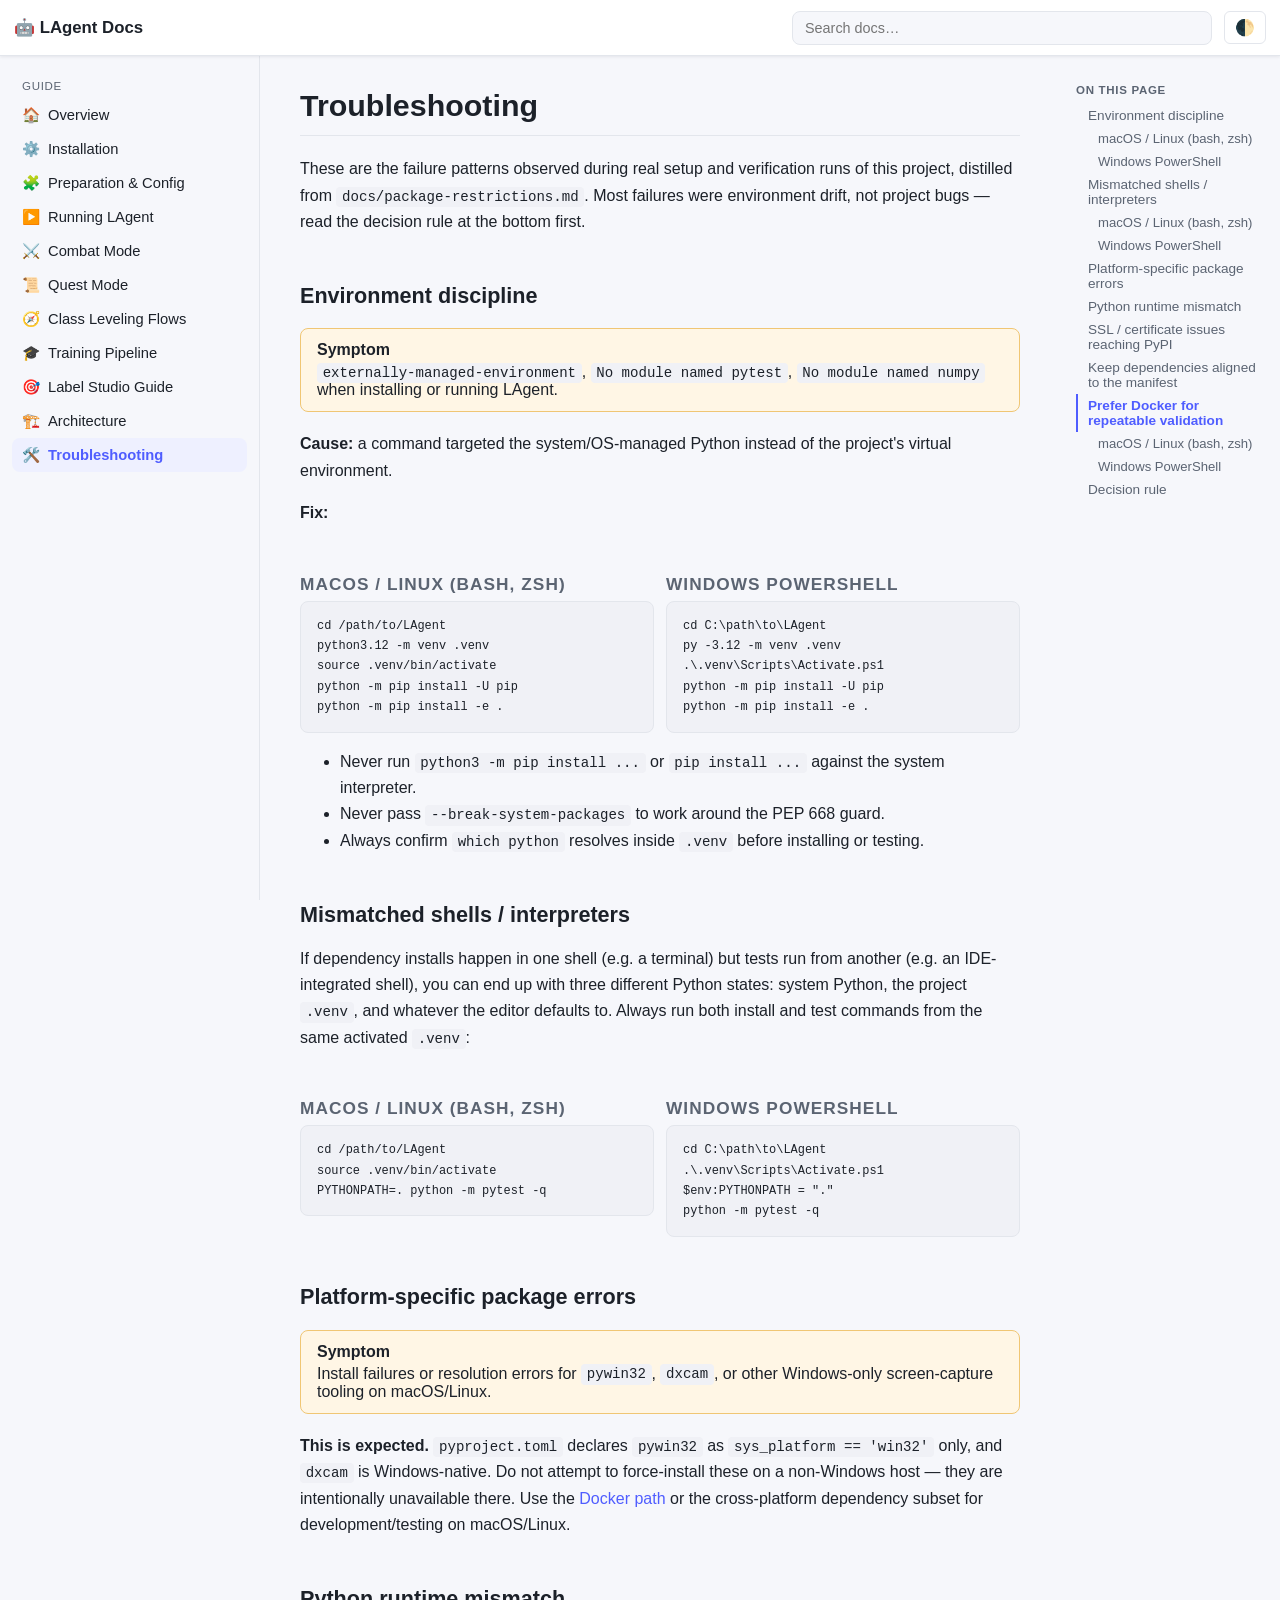
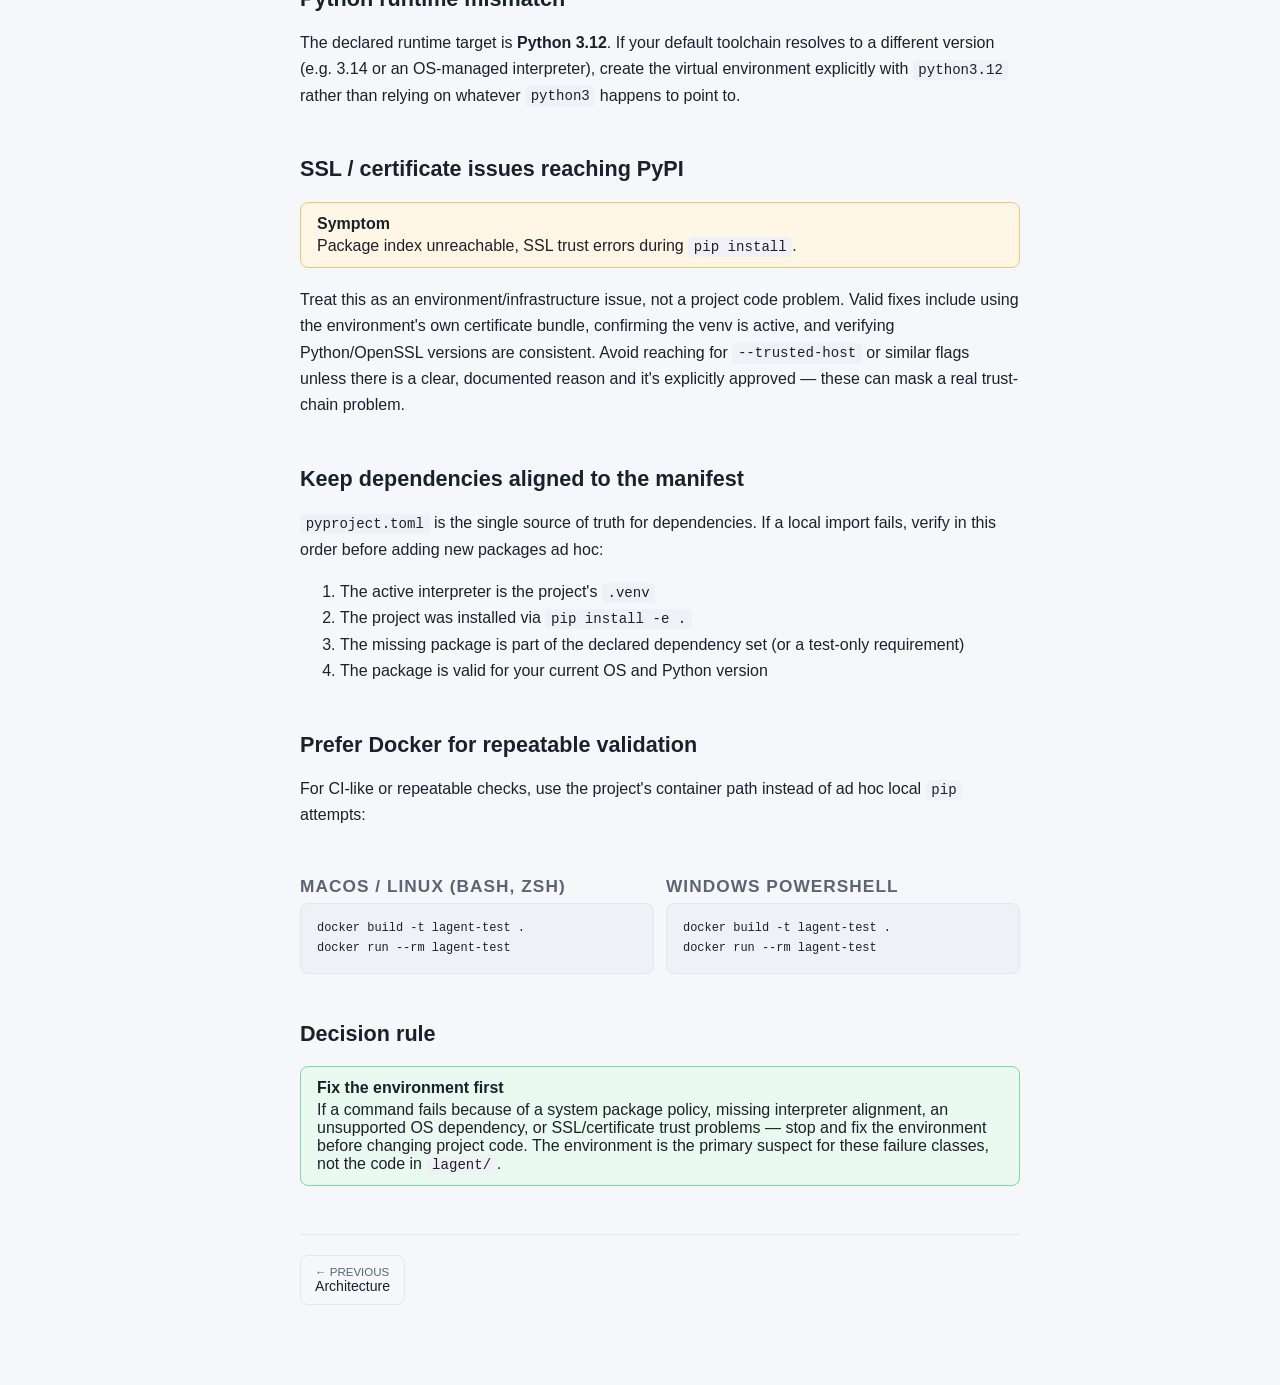
<file: docs/site/troubleshooting.html>
<!doctype html>
<html lang="en">
<head>
<meta charset="utf-8" />
<meta name="viewport" content="width=device-width, initial-scale=1" />
<title>Troubleshooting · LAgent Docs</title>
<link rel="stylesheet" href="assets/style.css" />
</head>
<body>
<header class="topbar">
  <button id="navToggle" aria-label="Toggle navigation">☰</button>
  <div class="brand">🤖 LAgent Docs</div>
  <div class="search-wrap">
    <input id="searchInput" type="text" placeholder="Search docs…" autocomplete="off" />
    <div id="searchResults" class="search-results"></div>
  </div>
  <button id="themeToggle" aria-label="Toggle theme">🌓</button>
</header>

<div class="layout">
  <nav id="sidebar" class="sidebar"></nav>

  <main class="content">
    <h1>Troubleshooting</h1>
    <p>These are the failure patterns observed during real setup and verification runs of this
      project, distilled from <code>docs/package-restrictions.md</code>. Most failures were
      environment drift, not project bugs — read the decision rule at the bottom first.</p>

    <h2 id="environment">Environment discipline</h2>
    <div class="callout warn">
      <strong class="callout-title">Symptom</strong>
      <code>externally-managed-environment</code>, <code>No module named pytest</code>,
      <code>No module named numpy</code> when installing or running LAgent.
    </div>
    <p><strong>Cause:</strong> a command targeted the system/OS-managed Python instead of the
      project's virtual environment.</p>
    <p><strong>Fix:</strong></p>
    <div class="command-pair">
      <div class="command-block">
        <h3>macOS / Linux (bash, zsh)</h3>
        <pre><code>cd /path/to/LAgent
python3.12 -m venv .venv
source .venv/bin/activate
python -m pip install -U pip
python -m pip install -e .</code></pre>
      </div>
      <div class="command-block">
        <h3>Windows PowerShell</h3>
        <pre><code>cd C:\path\to\LAgent
py -3.12 -m venv .venv
.\.venv\Scripts\Activate.ps1
python -m pip install -U pip
python -m pip install -e .</code></pre>
      </div>
    </div>
    <ul>
      <li>Never run <code>python3 -m pip install ...</code> or <code>pip install ...</code> against the system interpreter.</li>
      <li>Never pass <code>--break-system-packages</code> to work around the PEP 668 guard.</li>
      <li>Always confirm <code>which python</code> resolves inside <code>.venv</code> before installing or testing.</li>
    </ul>

    <h2 id="mismatched-shells">Mismatched shells / interpreters</h2>
    <p>If dependency installs happen in one shell (e.g. a terminal) but tests run from another
      (e.g. an IDE-integrated shell), you can end up with three different Python states: system
      Python, the project <code>.venv</code>, and whatever the editor defaults to. Always run
      both install and test commands from the same activated <code>.venv</code>:</p>
    <div class="command-pair">
      <div class="command-block">
        <h3>macOS / Linux (bash, zsh)</h3>
        <pre><code>cd /path/to/LAgent
source .venv/bin/activate
PYTHONPATH=. python -m pytest -q</code></pre>
      </div>
      <div class="command-block">
        <h3>Windows PowerShell</h3>
        <pre><code>cd C:\path\to\LAgent
.\.venv\Scripts\Activate.ps1
$env:PYTHONPATH = "."
python -m pytest -q</code></pre>
      </div>
    </div>

    <h2 id="platform-errors">Platform-specific package errors</h2>
    <div class="callout warn">
      <strong class="callout-title">Symptom</strong>
      Install failures or resolution errors for <code>pywin32</code>, <code>dxcam</code>, or
      other Windows-only screen-capture tooling on macOS/Linux.
    </div>
    <p><strong>This is expected.</strong> <code>pyproject.toml</code> declares
      <code>pywin32</code> as <code>sys_platform == 'win32'</code> only, and <code>dxcam</code>
      is Windows-native. Do not attempt to force-install these on a non-Windows host — they are
      intentionally unavailable there. Use the <a href="installation.html#docker">Docker path</a>
      or the cross-platform dependency subset for development/testing on macOS/Linux.</p>

    <h2 id="python-version">Python runtime mismatch</h2>
    <p>The declared runtime target is <strong>Python 3.12</strong>. If your default toolchain
      resolves to a different version (e.g. 3.14 or an OS-managed interpreter), create the
      virtual environment explicitly with <code>python3.12</code> rather than relying on
      whatever <code>python3</code> happens to point to.</p>

    <h2 id="ssl">SSL / certificate issues reaching PyPI</h2>
    <div class="callout warn">
      <strong class="callout-title">Symptom</strong>
      Package index unreachable, SSL trust errors during <code>pip install</code>.
    </div>
    <p>Treat this as an environment/infrastructure issue, not a project code problem. Valid
      fixes include using the environment's own certificate bundle, confirming the venv is
      active, and verifying Python/OpenSSL versions are consistent. Avoid reaching for
      <code>--trusted-host</code> or similar flags unless there is a clear, documented reason
      and it's explicitly approved — these can mask a real trust-chain problem.</p>

    <h2 id="dependency-drift">Keep dependencies aligned to the manifest</h2>
    <p><code>pyproject.toml</code> is the single source of truth for dependencies. If a local
      import fails, verify in this order before adding new packages ad hoc:</p>
    <ol>
      <li>The active interpreter is the project's <code>.venv</code></li>
      <li>The project was installed via <code>pip install -e .</code></li>
      <li>The missing package is part of the declared dependency set (or a test-only requirement)</li>
      <li>The package is valid for your current OS and Python version</li>
    </ol>

    <h2 id="docker-fallback">Prefer Docker for repeatable validation</h2>
    <p>For CI-like or repeatable checks, use the project's container path instead of ad hoc
      local <code>pip</code> attempts:</p>
    <div class="command-pair">
      <div class="command-block">
        <h3>macOS / Linux (bash, zsh)</h3>
        <pre><code>docker build -t lagent-test .
docker run --rm lagent-test</code></pre>
      </div>
      <div class="command-block">
        <h3>Windows PowerShell</h3>
        <pre><code>docker build -t lagent-test .
docker run --rm lagent-test</code></pre>
      </div>
    </div>

    <h2 id="decision-rule">Decision rule</h2>
    <div class="callout ok">
      <strong class="callout-title">Fix the environment first</strong>
      If a command fails because of a system package policy, missing interpreter alignment, an
      unsupported OS dependency, or SSL/certificate trust problems — stop and fix the
      environment before changing project code. The environment is the primary suspect for
      these failure classes, not the code in <code>lagent/</code>.
    </div>

    <div class="page-nav"></div>
  </main>

  <aside id="toc" class="toc"></aside>
</div>

<script src="assets/search-index.js"></script>
<script src="assets/app.js" data-page="troubleshooting"></script>
</body>
</html>
</file>
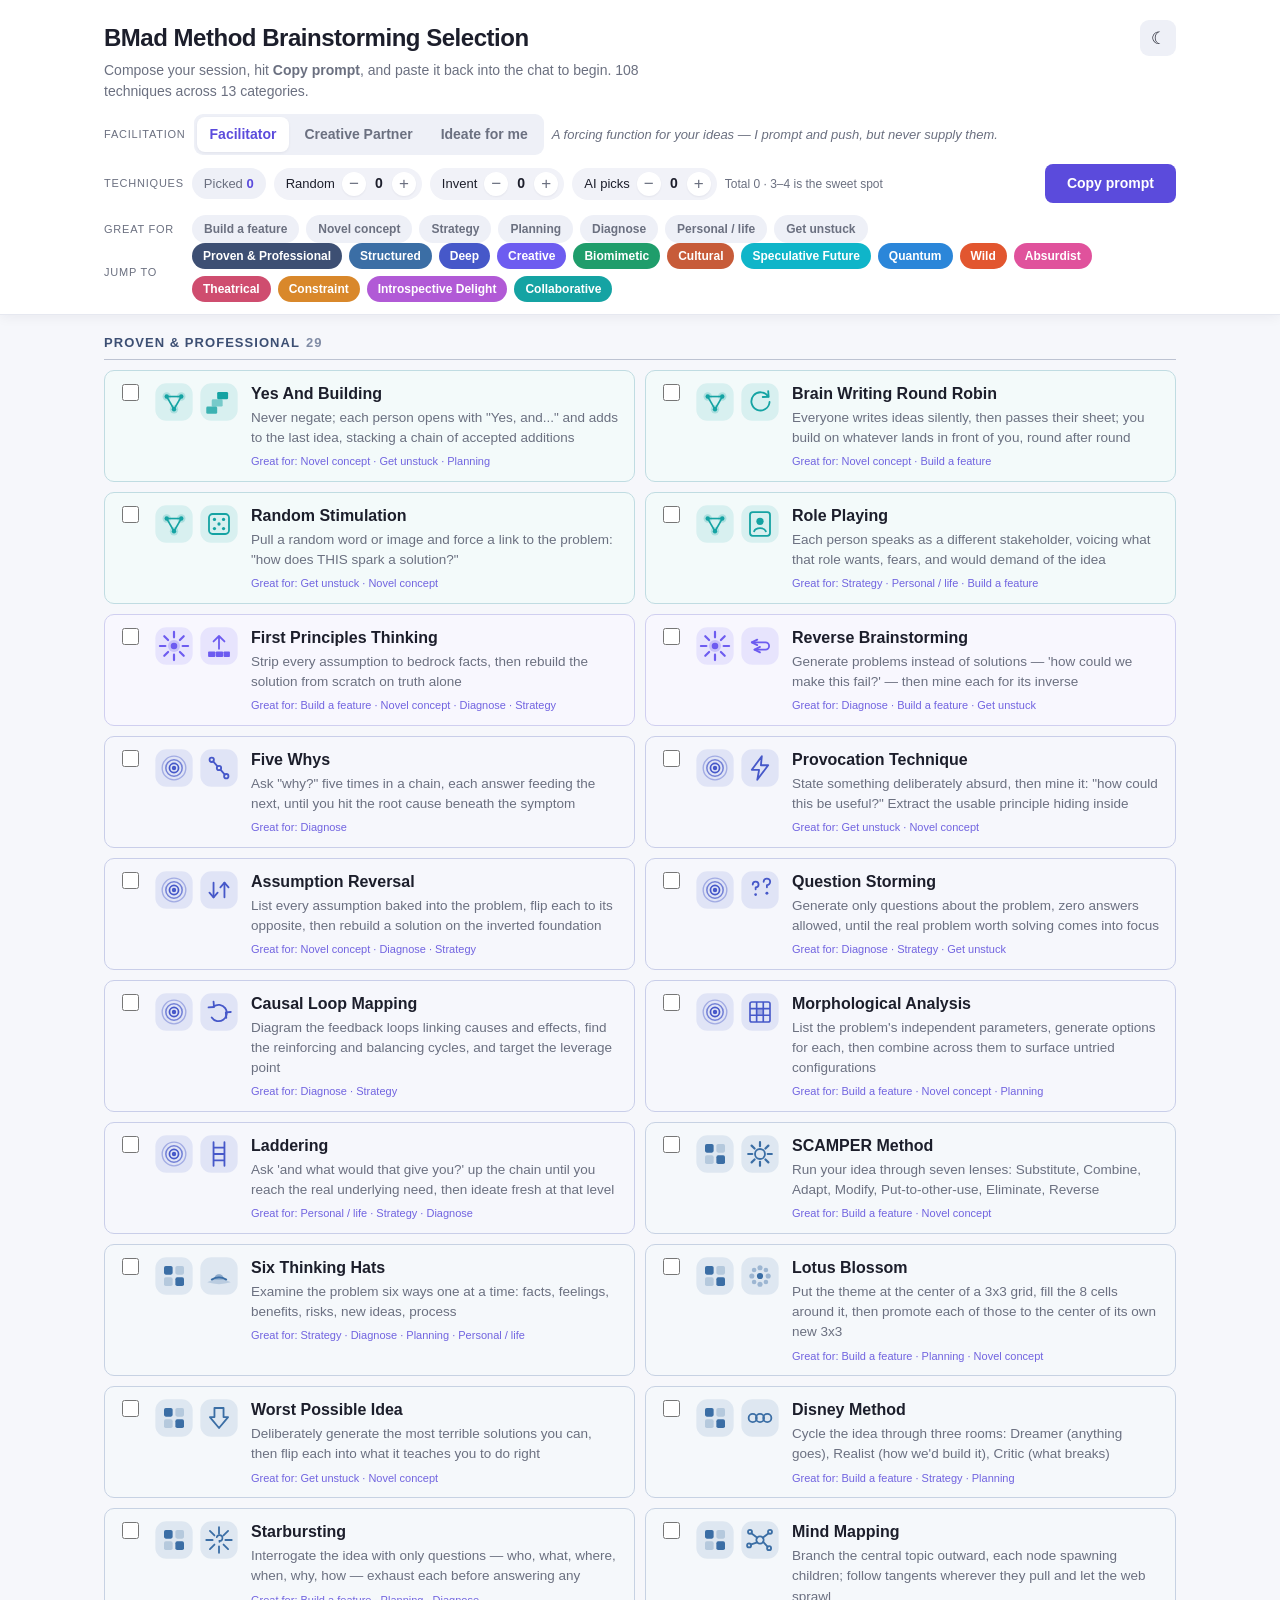
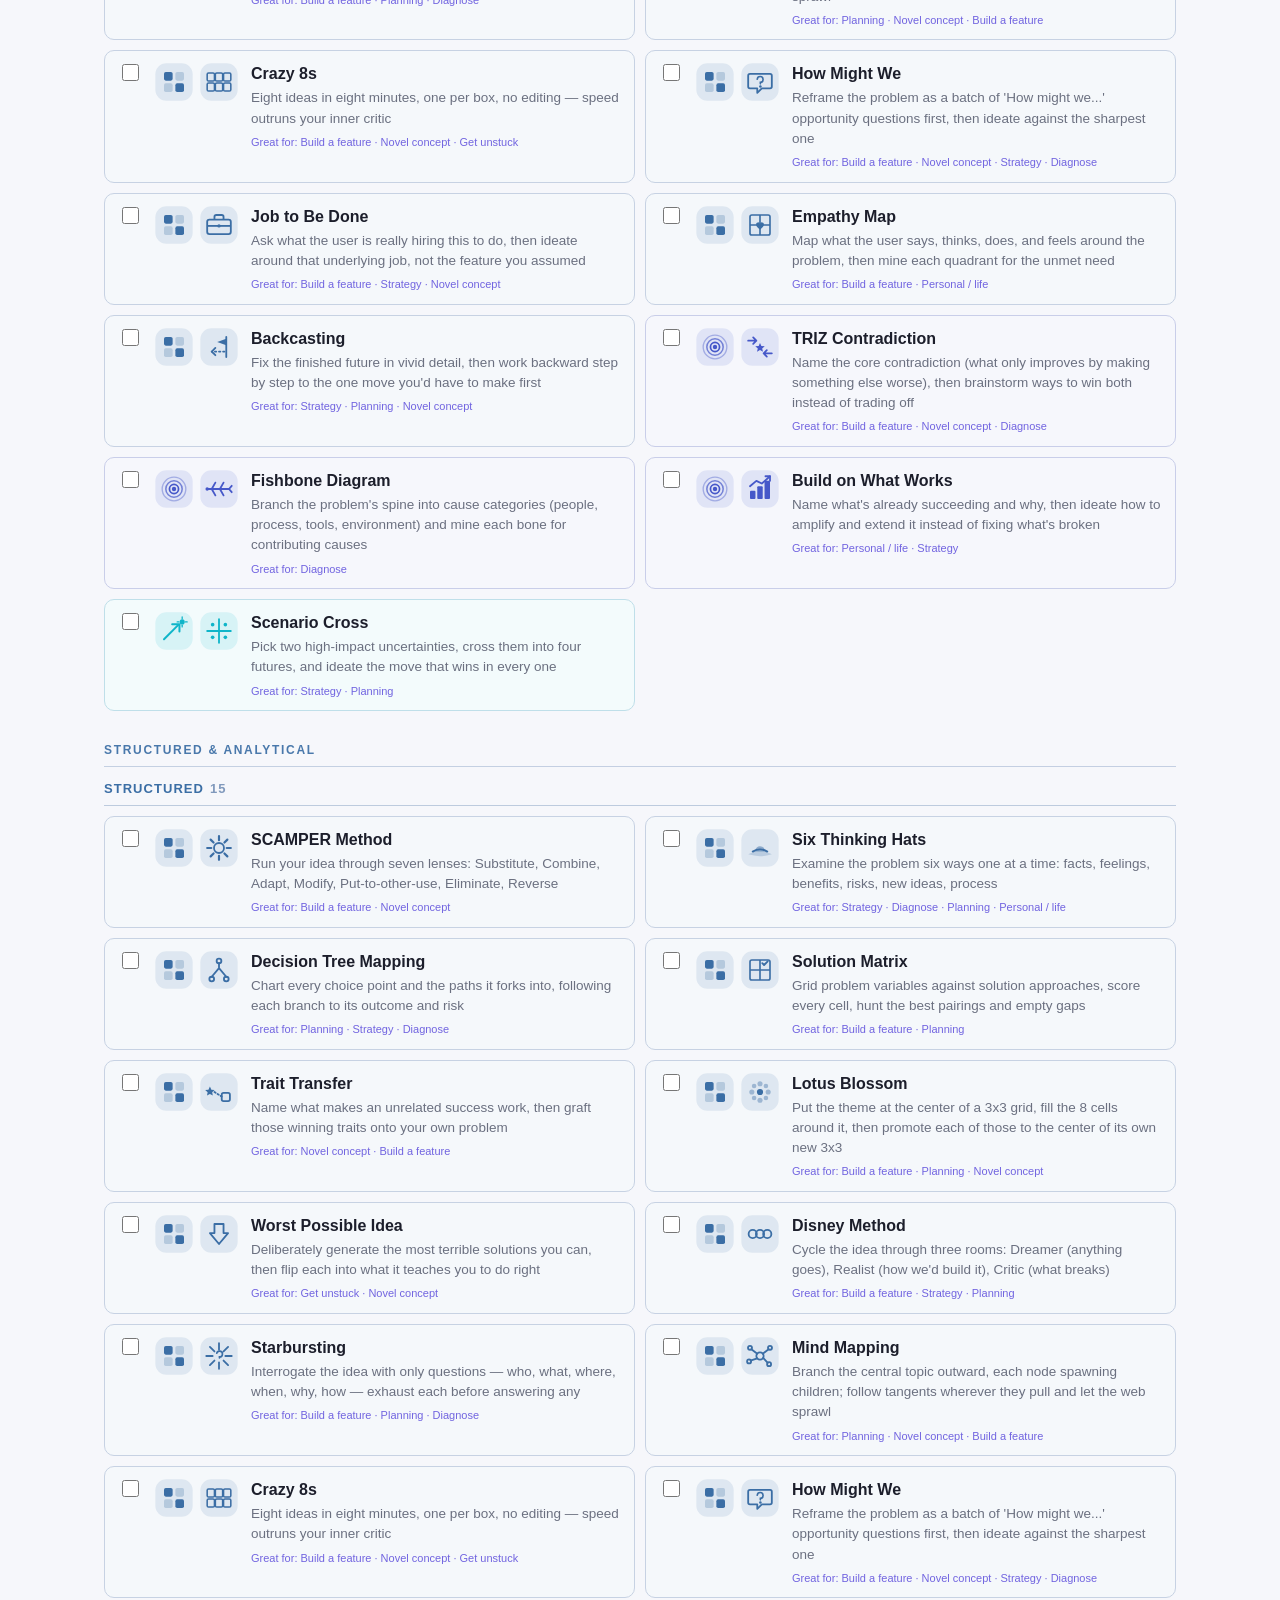
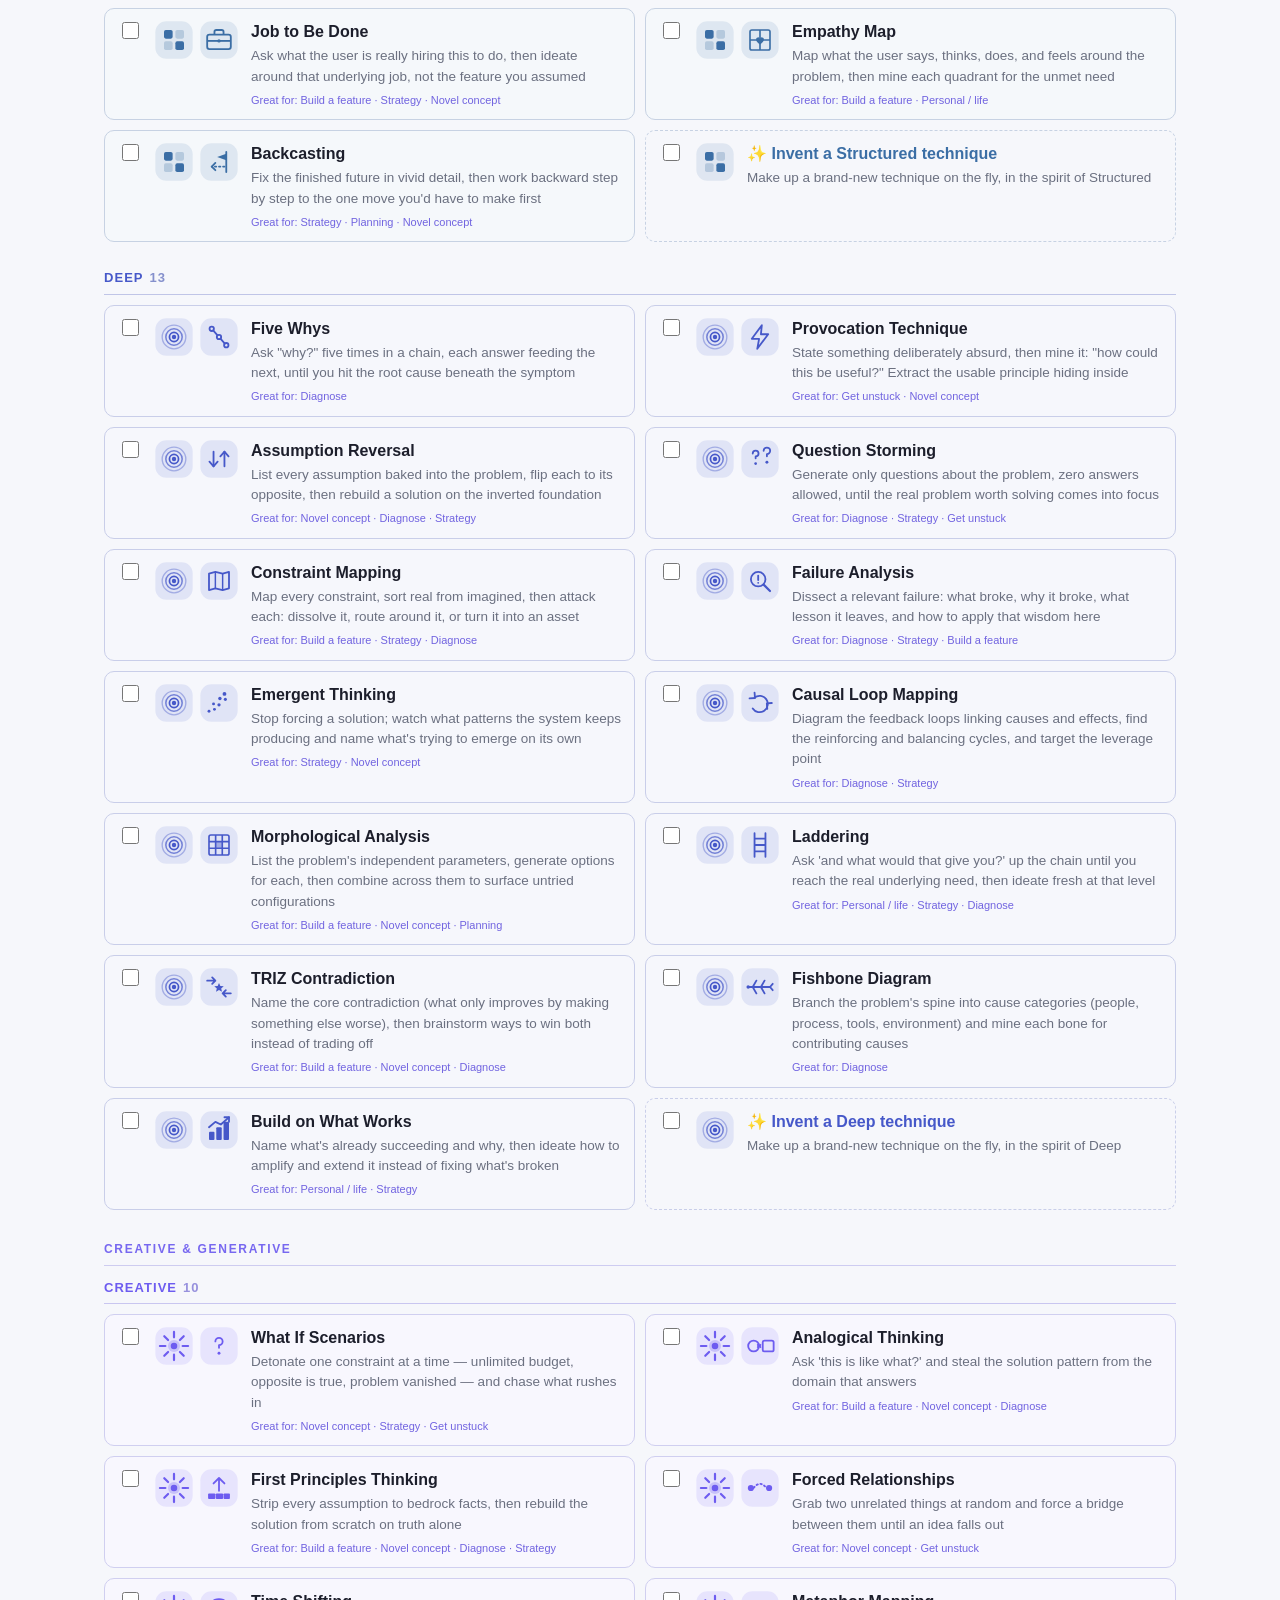
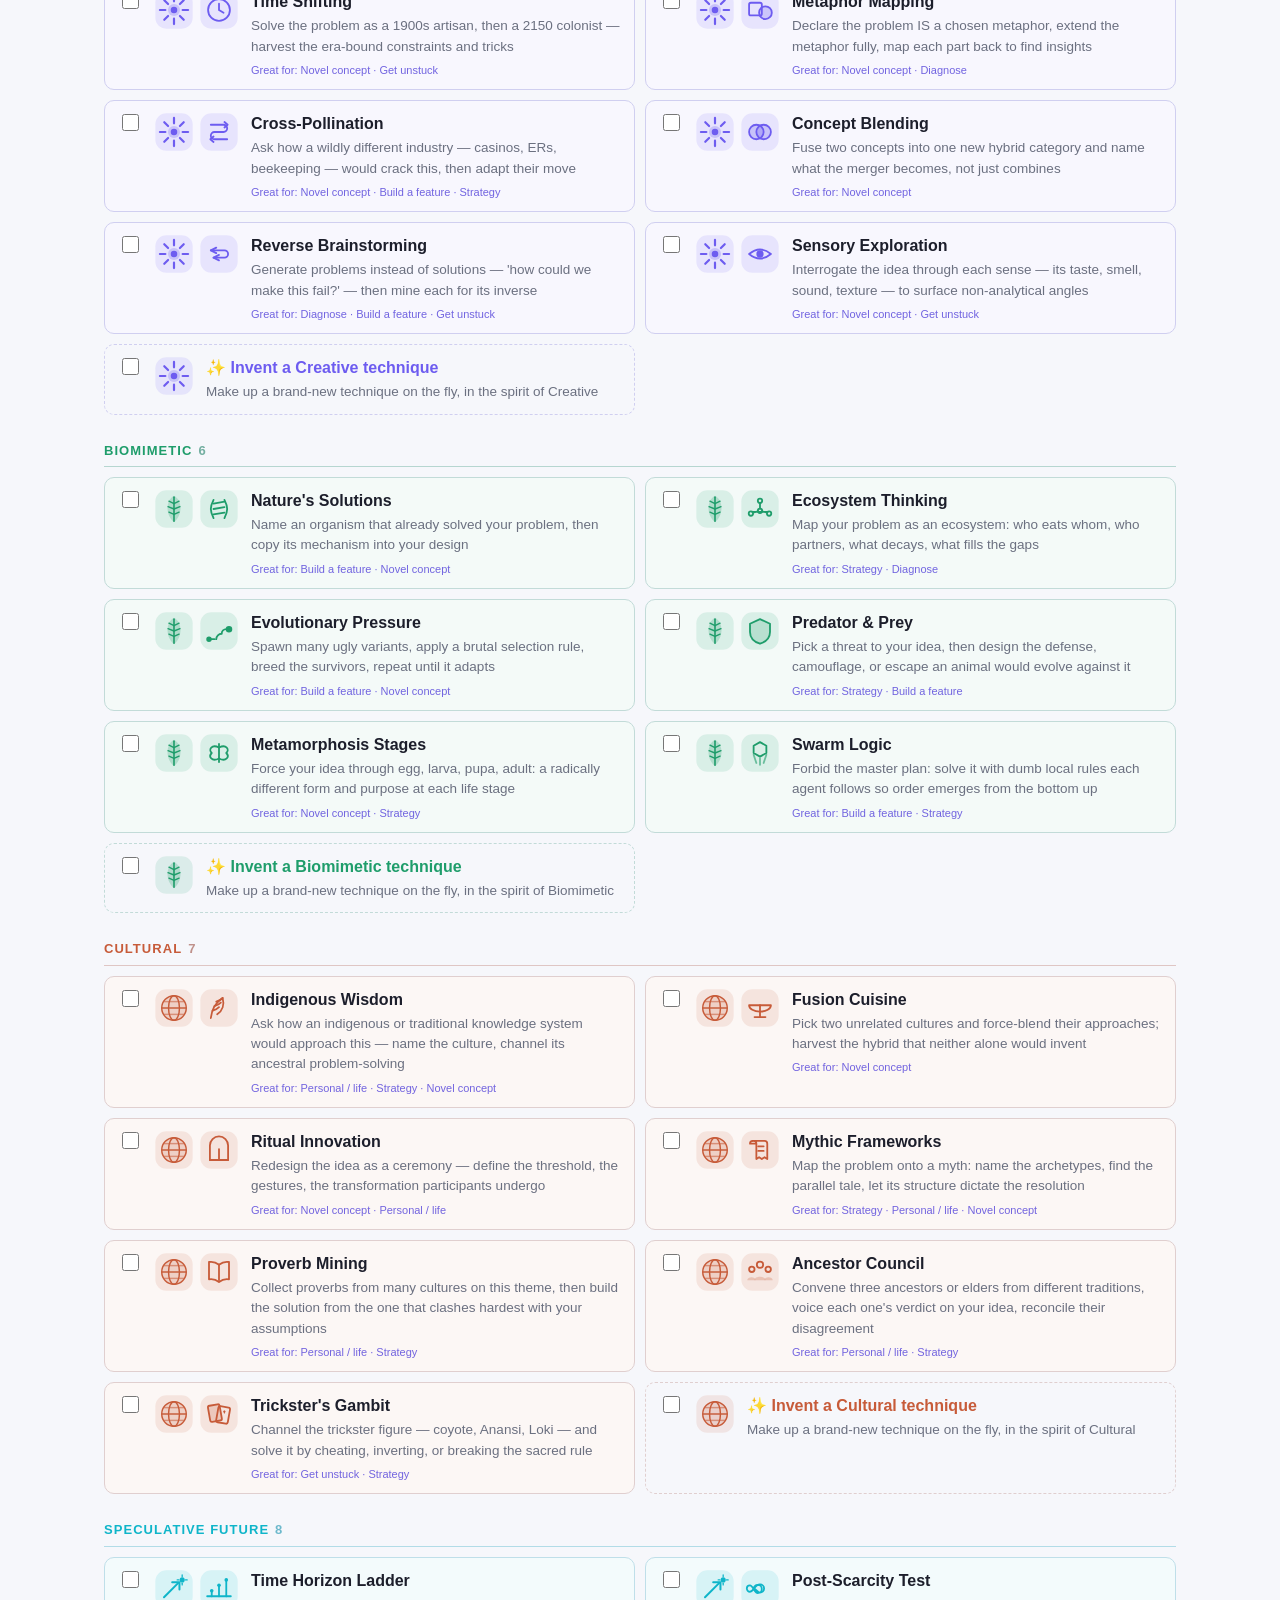
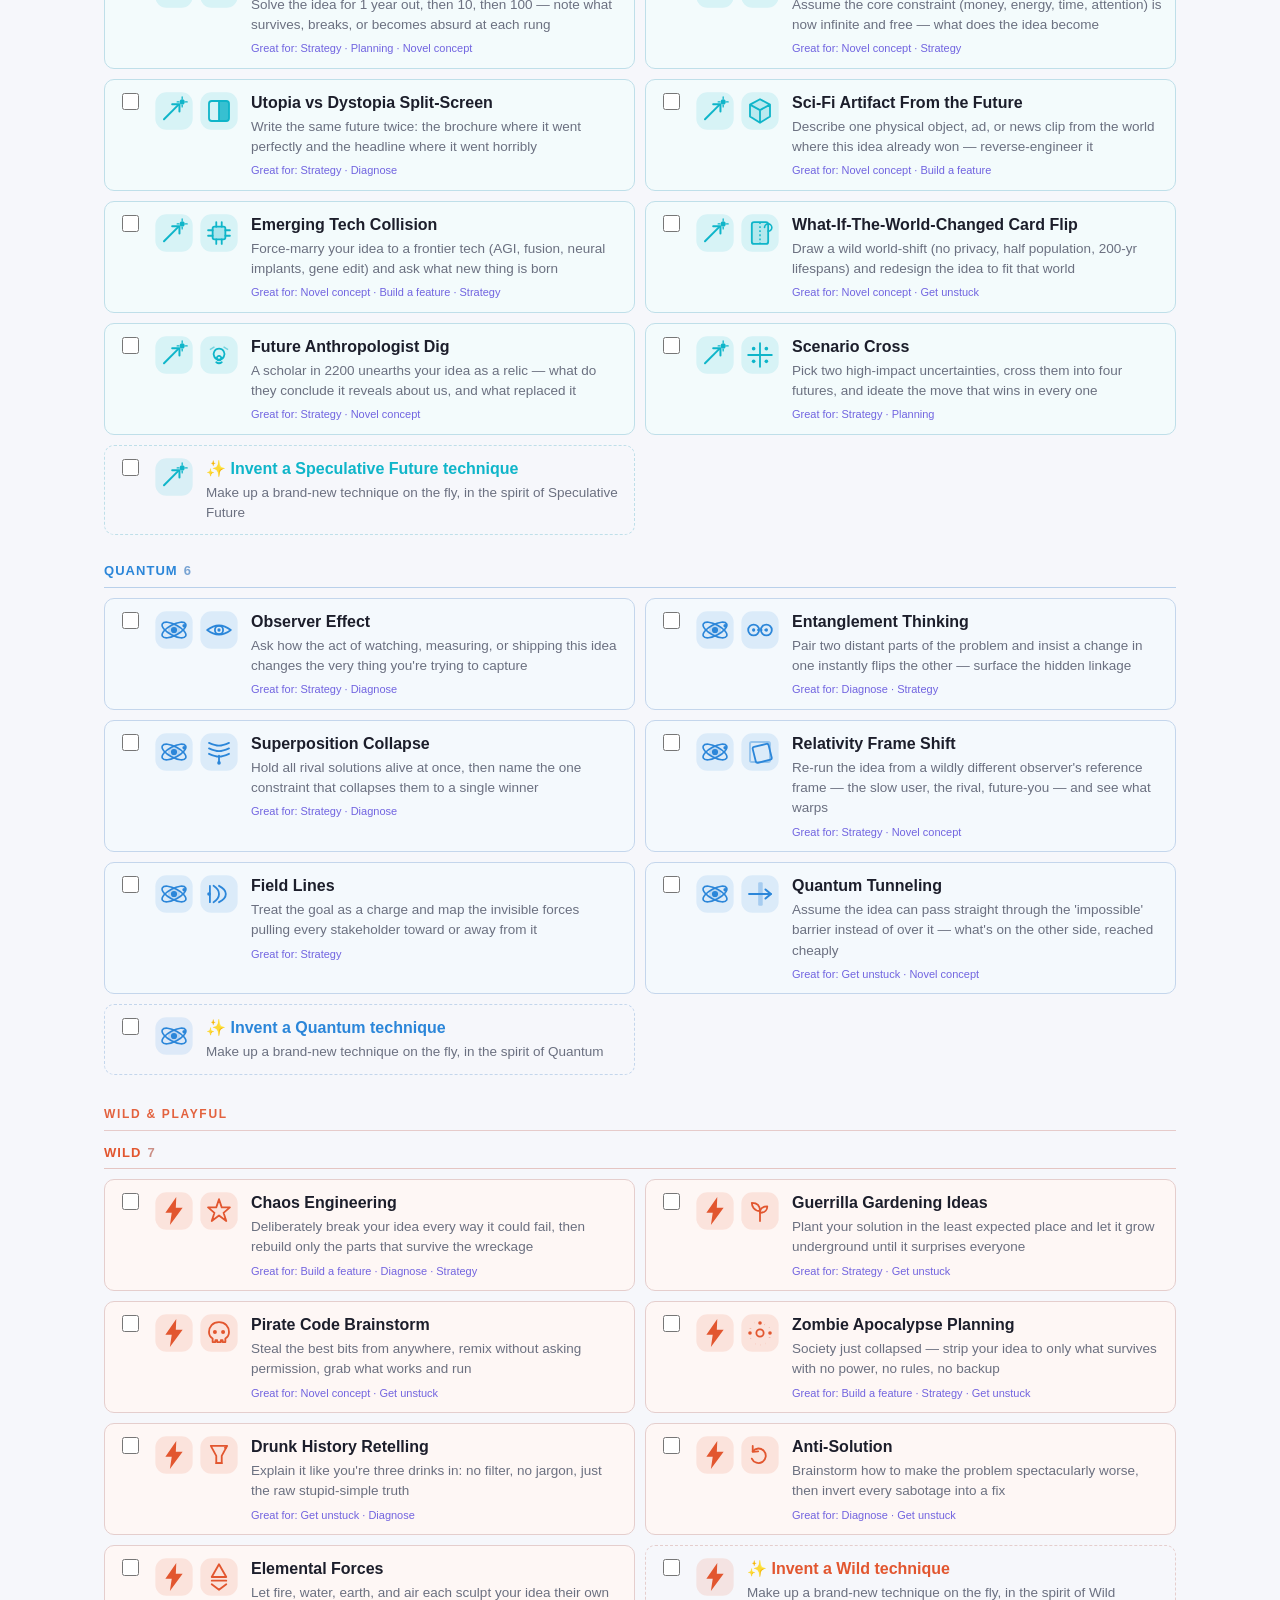
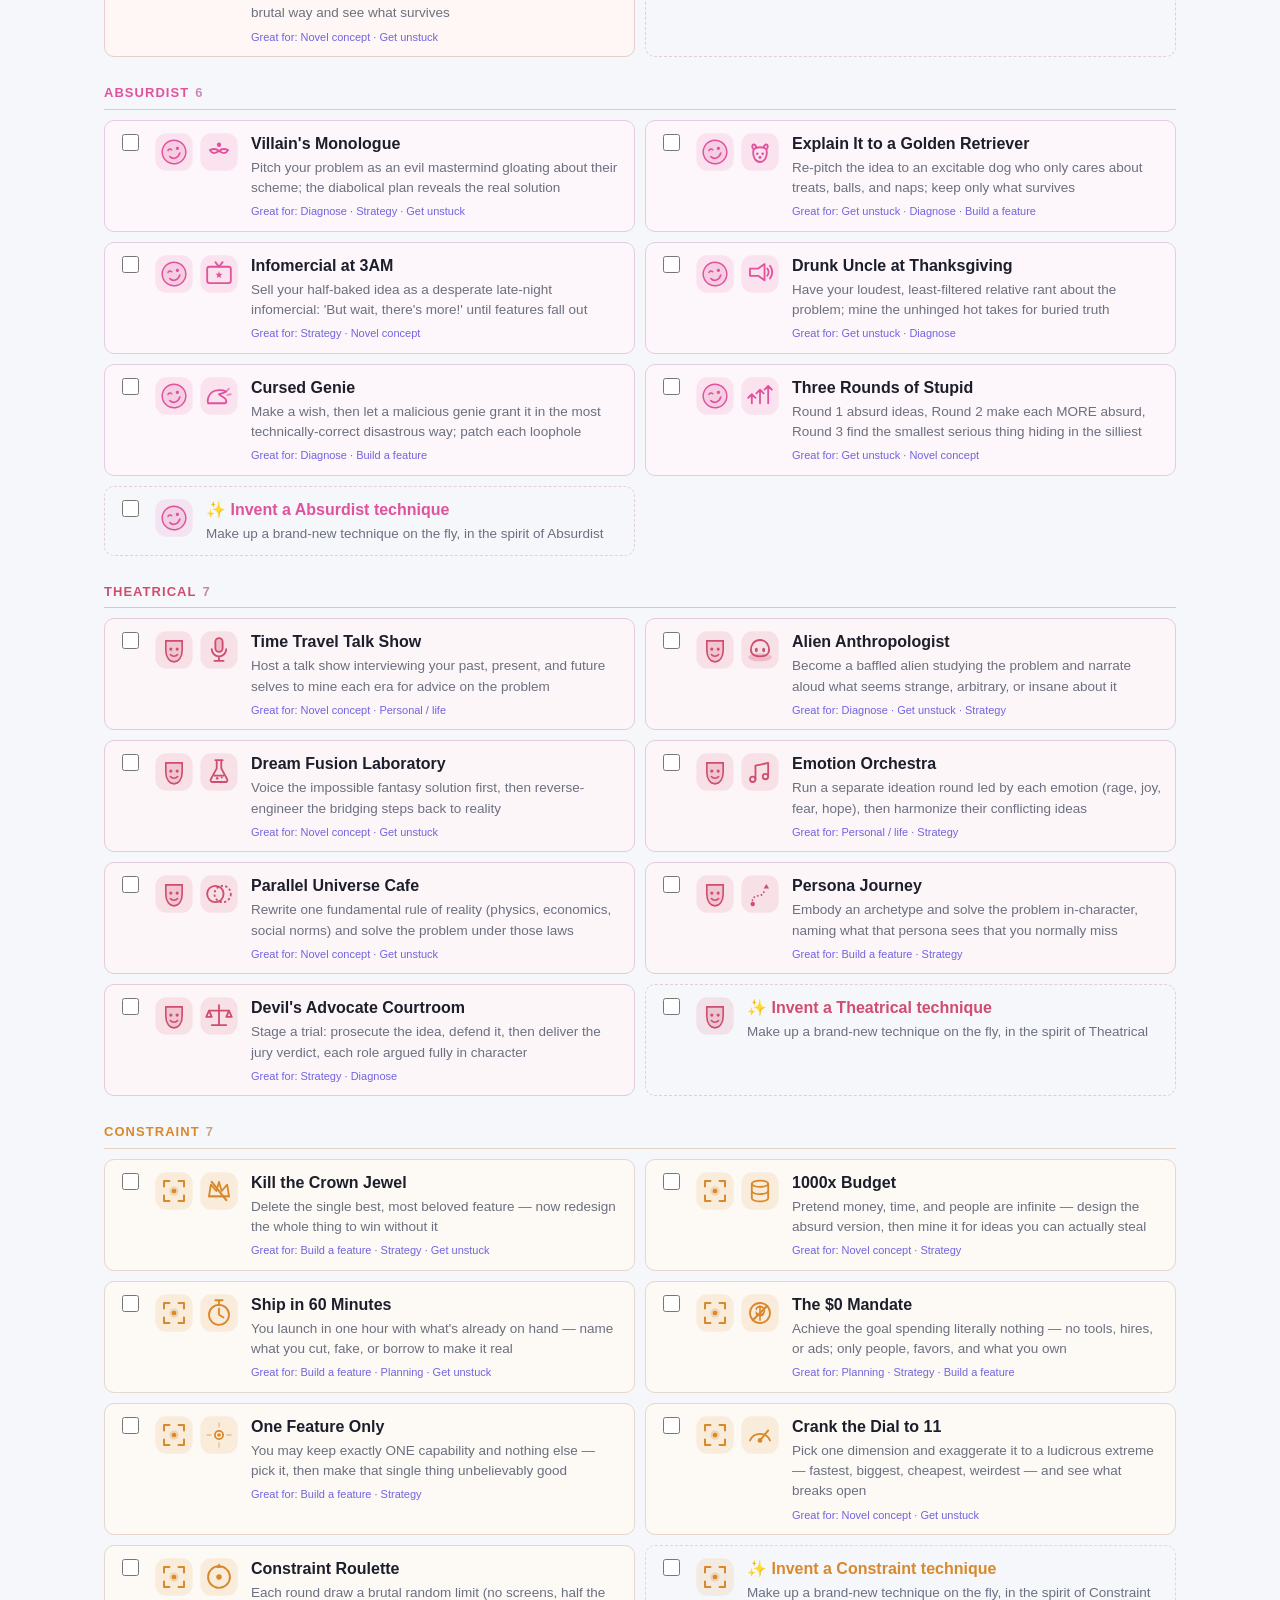
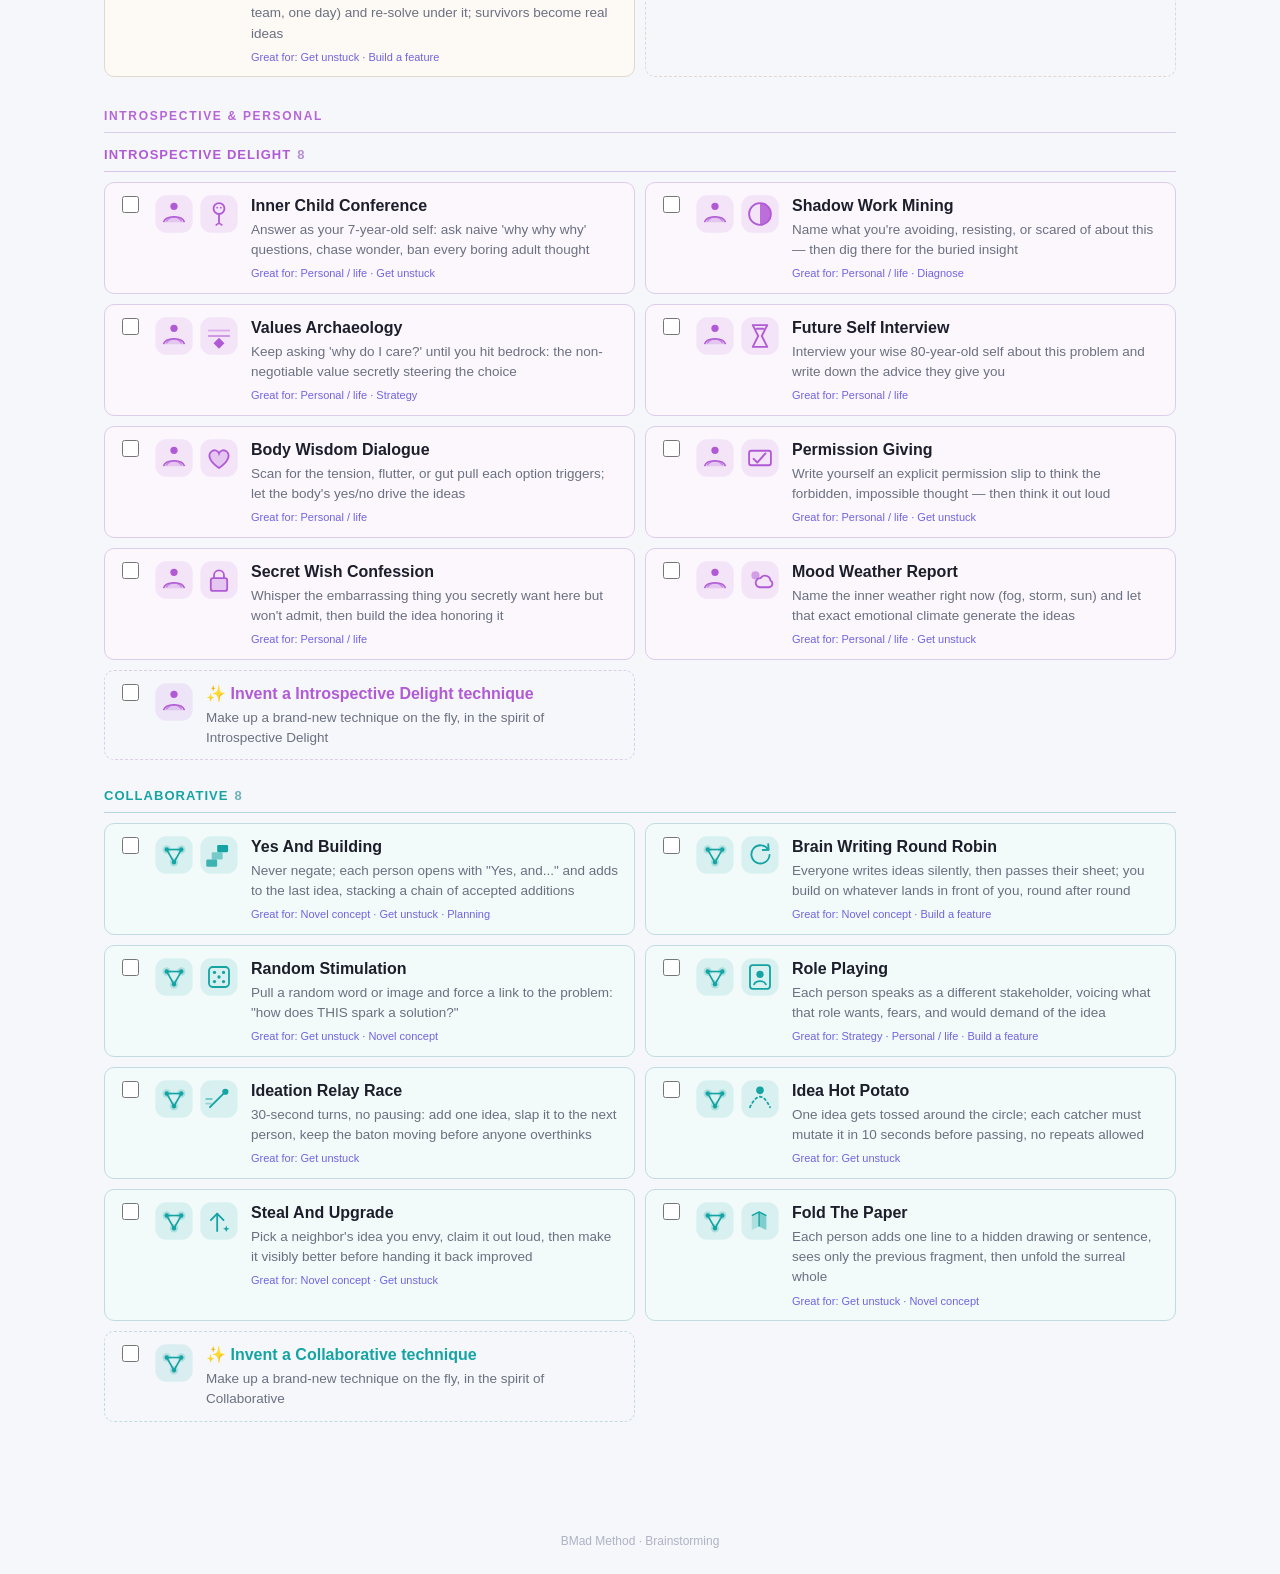
<file: .agents/skills/bmad-brainstorming/assets/brain-selector.html>
<!DOCTYPE html>
<html lang="en">
<head>
<meta charset="utf-8">
<meta name="viewport" content="width=device-width, initial-scale=1">
<title>BMad Method Brainstorming Selection</title>
<script>
/* set the theme before first paint so there's no light-mode flash */
(function(){ try {
  var t = localStorage.getItem('bmad-theme');
  if (!t) { t = (window.matchMedia && window.matchMedia('(prefers-color-scheme: dark)').matches) ? 'dark' : 'light'; }
  document.documentElement.setAttribute('data-theme', t);
} catch(e){} })();
</script>
<style>
  :root {
    --bg:#f6f7fb; --surface:#fff; --ink:#1c1e2b; --muted:#6b7080;
    --accent:#5b4bdc; --accent-ink:#5b4bdc; --warn:#c0561f;
    --line:#e6e8f0; --control:#eef0f7; --control2:#f1f2f8; --raised:#fff;
    --cnt:#b9bdce; --foot:#aeb2c4; --shadow:rgba(20,20,50,.06);
  }
  :root[data-theme="dark"] {
    --bg:#0f1117; --surface:#171a23; --ink:#e7e9f2; --muted:#9aa0b4;
    --accent:#6d5cf0; --accent-ink:#a99bff; --warn:#e08a4a;
    --line:#2a2f3e; --control:#222634; --control2:#1d212d; --raised:#2c3242;
    --cnt:#5a6076; --foot:#5a6076; --shadow:rgba(0,0,0,.45);
  }
  /* lift the category hue toward white on dark surfaces so deep hues stay legible */
  :root[data-theme="dark"] section > h2 { color:color-mix(in srgb, var(--c) 62%, #fff); }
  :root[data-theme="dark"] .tech .ico { color:color-mix(in srgb, var(--c) 68%, #fff); }
  :root[data-theme="dark"] label.tech:has(input:checked) { border-color:color-mix(in srgb, var(--c) 60%, #fff); }
  .titlerow { display:flex; align-items:flex-start; justify-content:space-between; gap:12px; }
  .themebtn { flex:none; width:36px; height:36px; border-radius:9px; background:var(--control); color:var(--ink); font-size:17px; line-height:1; display:inline-flex; align-items:center; justify-content:center; }
  .themebtn:hover { background:var(--raised); }
  * { box-sizing:border-box; }
  body { margin:0; font:16px/1.5 -apple-system,BlinkMacSystemFont,"Segoe UI",Roboto,Helvetica,Arial,sans-serif; background:var(--bg); color:var(--ink); }
  header { position:sticky; top:0; z-index:5; background:var(--surface); padding:20px 0 12px; border-bottom:1px solid var(--line); box-shadow:0 2px 12px var(--shadow); }
  .hwrap { max-width:1120px; margin:0 auto; padding:0 24px; }  /* align header content with the card column on wide screens */
  h1 { margin:0 0 4px; font-size:24px; letter-spacing:-.02em; }
  .sub { margin:0 0 12px; color:var(--muted); font-size:14px; max-width:74ch; }
  button { font:inherit; border:0; border-radius:8px; cursor:pointer; }
  .composer { display:flex; flex-direction:column; gap:9px; margin:6px 0 12px; }
  .grp { display:flex; gap:8px; align-items:center; flex-wrap:wrap; }
  .glabel { font-size:11px; text-transform:uppercase; letter-spacing:.07em; color:var(--muted); min-width:74px; }
  .modes { display:inline-flex; background:var(--control); border-radius:9px; padding:3px; gap:2px; }
  .mode { padding:7px 13px; font-size:14px; font-weight:600; color:var(--muted); background:transparent; }
  .mode.on { background:var(--raised); color:var(--accent-ink); box-shadow:0 1px 3px var(--shadow); }
  .modehint { flex:1 1 240px; min-width:0; font-size:13px; color:var(--muted); font-style:italic; }
  .pill { font-size:13px; color:var(--muted); background:var(--control); padding:6px 12px; border-radius:20px; }
  .pill b { color:var(--accent-ink); }
  .step { display:inline-flex; align-items:center; gap:7px; font-size:13px; color:var(--ink); background:var(--control2); padding:4px 6px 4px 12px; border-radius:20px; }
  .step b { min-width:12px; text-align:center; font-size:14px; color:var(--ink); }
  .step button { width:24px; height:24px; border-radius:50%; background:var(--raised); color:var(--muted); font-size:17px; line-height:22px; text-align:center; box-shadow:0 1px 2px var(--shadow); }
  .step button:hover { color:var(--accent-ink); }
  .total { font-size:12px; color:var(--muted); }
  .total.warn { color:var(--warn); font-weight:600; }
  .bar { display:flex; gap:10px 14px; align-items:center; flex-wrap:wrap; }
  #copy { margin-left:auto; padding:9px 22px; background:var(--accent); color:#fff; font-size:14px; font-weight:700; }
  #copy:hover { filter:brightness(1.07); }
  .chips { flex:1 1 320px; min-width:0; display:flex; gap:7px; flex-wrap:wrap; align-items:center; }
  .chip { font-size:12px; padding:4px 11px; border-radius:16px; border:0; color:#fff; background:var(--cc); font-weight:600; cursor:pointer; }
  .chip:hover { filter:brightness(1.08); }
  .banner { max-height:0; overflow:hidden; transition:max-height .25s ease, padding .22s ease, margin .22s ease; background:linear-gradient(90deg,var(--accent),#8275f2); color:#fff; border-radius:10px; font-weight:700; text-align:center; padding:0 14px; }
  .banner.show { max-height:64px; padding:13px 14px; margin-top:10px; }
  .banner.fail { background:linear-gradient(90deg,var(--warn),#e0894a); }
  main { padding:18px 24px 60px; max-width:1120px; margin:0 auto; }
  section { margin:0 0 26px; }
  section > h2 { font-size:13px; text-transform:uppercase; letter-spacing:.08em; color:var(--c); margin:0 0 10px; border-bottom:1px solid color-mix(in srgb, var(--c) 24%, var(--line)); padding-bottom:6px; }
  section > h2 .cnt { color:color-mix(in srgb, var(--c) 45%, var(--cnt)); margin-left:6px; }
  .grid { display:grid; grid-template-columns:repeat(auto-fill,minmax(360px,1fr)); gap:10px; }
  label.tech { display:flex; gap:12px; align-items:flex-start; background:color-mix(in srgb, var(--c) 5%, var(--surface)); border:1px solid color-mix(in srgb, var(--c) 18%, var(--line)); border-radius:10px; padding:11px 13px; cursor:pointer; transition:border-color .12s, box-shadow .12s, background .12s; }
  label.tech:hover { border-color:color-mix(in srgb, var(--c) 45%, var(--surface)); }
  label.tech input { margin-top:2px; width:17px; height:17px; accent-color:var(--c); flex:none; }
  label.tech:has(input:checked) { border-color:var(--c); background:color-mix(in srgb, var(--c) 12%, var(--surface)); box-shadow:0 0 0 2px color-mix(in srgb, var(--c) 30%, transparent); }
  .tech .ic2 { display:flex; gap:5px; flex:none; }
  .tech .ico { width:40px; height:40px; flex:none; color:var(--c); }
  .tech .n { font-weight:600; display:block; }
  .tech .d { color:var(--muted); font-size:13.5px; display:block; margin-top:2px; }
  .tech .gf { color:var(--accent-ink); font-size:11px; display:block; margin-top:5px; opacity:.85; }
  .grouphdr { margin:30px 0 12px; font-size:12px; text-transform:uppercase; letter-spacing:.14em; font-weight:700; color:var(--c); opacity:.92; border-bottom:1px solid color-mix(in srgb, var(--c) 22%, var(--line)); padding-bottom:7px; }
  main > .grouphdr:first-child { margin-top:2px; }
  :root[data-theme="dark"] .grouphdr { color:color-mix(in srgb, var(--c) 62%, #fff); }
  .goals { display:flex; gap:7px; flex-wrap:wrap; }
  .goal { font-size:12px; padding:5px 12px; border-radius:16px; background:var(--control); color:var(--muted); font-weight:600; }
  .goal:hover { color:var(--ink); }
  .goal.on { background:var(--accent); color:#fff; }
  label.tech.invent { border-style:dashed; background:transparent; }
  label.tech.invent:hover { border-color:var(--c); }
  label.tech.invent .n { color:var(--c); }
  label.tech.hidden { display:none; }
  footer { text-align:center; color:var(--foot); font-size:12px; padding:24px; }
</style>
</head>
<body>
<header>
  <div class="hwrap">
  <div class="titlerow">
    <h1>BMad Method Brainstorming Selection</h1>
    <button id="theme" class="themebtn" type="button" aria-label="Toggle dark mode" title="Toggle dark mode"></button>
  </div>
  <p class="sub">Compose your session, hit <strong>Copy prompt</strong>, and paste it back into the chat to begin. 108 techniques across 13 categories.</p>

  <div class="composer">
    <div class="grp">
      <span class="glabel">Facilitation</span>
      <div class="modes" id="modes">
        <button type="button" class="mode on" data-mode="Facilitator">Facilitator</button>
        <button type="button" class="mode" data-mode="Creative Partner">Creative Partner</button>
        <button type="button" class="mode" data-mode="Ideate for me">Ideate for me</button>
      </div>
      <span class="modehint" id="modehint"></span>
    </div>
    <div class="grp">
      <span class="glabel">Techniques</span>
      <span class="pill">Picked <b id="pickN">0</b></span>
      <span class="step">Random <button type="button" data-step="rand" data-d="-1">&minus;</button><b id="randN">0</b><button type="button" data-step="rand" data-d="1">+</button></span>
      <span class="step">Invent <button type="button" data-step="inv" data-d="-1">&minus;</button><b id="invN">0</b><button type="button" data-step="inv" data-d="1">+</button></span>
      <span class="step">AI picks <button type="button" data-step="ai" data-d="-1">&minus;</button><b id="aiN">0</b><button type="button" data-step="ai" data-d="1">+</button></span>
      <span class="total" id="total">Total 0 &middot; 3&ndash;4 is the sweet spot</span>
      <button id="copy" type="button">Copy prompt</button>
    </div>
  </div>

  <div class="bar"><span class="glabel">Great for</span><div class="goals" id="goals"><button type="button" class="goal" data-goal="feature">Build a feature</button><button type="button" class="goal" data-goal="novel">Novel concept</button><button type="button" class="goal" data-goal="strategy">Strategy</button><button type="button" class="goal" data-goal="planning">Planning</button><button type="button" class="goal" data-goal="diagnosis">Diagnose</button><button type="button" class="goal" data-goal="personal">Personal / life</button><button type="button" class="goal" data-goal="unstuck">Get unstuck</button></div></div>
  <div class="bar">
    <span class="glabel">Jump to</span>
    <div class="chips" id="chips"><button type="button" class="chip" data-cat="Proven &amp; Professional" style="--cc:#3d4f73">Proven &amp; Professional</button><button type="button" class="chip" data-cat="Structured" style="--cc:#3b6ea5">Structured</button><button type="button" class="chip" data-cat="Deep" style="--cc:#4658c9">Deep</button><button type="button" class="chip" data-cat="Creative" style="--cc:#6d5cf0">Creative</button><button type="button" class="chip" data-cat="Biomimetic" style="--cc:#1f9d6b">Biomimetic</button><button type="button" class="chip" data-cat="Cultural" style="--cc:#c75b39">Cultural</button><button type="button" class="chip" data-cat="Speculative Future" style="--cc:#0fb5c9">Speculative Future</button><button type="button" class="chip" data-cat="Quantum" style="--cc:#2b86d9">Quantum</button><button type="button" class="chip" data-cat="Wild" style="--cc:#e2562f">Wild</button><button type="button" class="chip" data-cat="Absurdist" style="--cc:#e0529c">Absurdist</button><button type="button" class="chip" data-cat="Theatrical" style="--cc:#cf4d6f">Theatrical</button><button type="button" class="chip" data-cat="Constraint" style="--cc:#d9882b">Constraint</button><button type="button" class="chip" data-cat="Introspective Delight" style="--cc:#b15ad6">Introspective Delight</button><button type="button" class="chip" data-cat="Collaborative" style="--cc:#15a3a3">Collaborative</button></div>
  </div>

  <div class="banner" id="banner">&#10003; Copied! Now paste it into the chat to start your session.</div>
  </div>
</header>
<main>
<section data-cat="Proven &amp; Professional" style="--c:#3d4f73"><h2>Proven &amp; Professional<span class="cnt">29</span></h2><div class="grid"><label class="tech" style="--c:#15a3a3"><input type="checkbox" data-name="Yes And Building" data-cat="Collaborative" data-desc="Never negate; each person opens with &quot;Yes, and...&quot; and adds to the last idea, stacking a chain of accepted additions" data-good="novel|unstuck|planning" data-prov="classic" data-lead="1"><span class="ic2"><svg class="ico" viewBox="0 0 44 44" xmlns="http://www.w3.org/2000/svg"><rect x="1.5" y="1.5" width="41" height="41" rx="12" fill="currentColor" fill-opacity="0.12"/><g stroke="currentColor" stroke-width="1.8"><line x1="14" y1="16" x2="30" y2="16"/><line x1="14" y1="16" x2="22" y2="30"/><line x1="30" y1="16" x2="22" y2="30"/></g><g fill="currentColor" fill-opacity="0.22"><circle cx="14" cy="16" r="4.6"/><circle cx="30" cy="16" r="4.6"/><circle cx="22" cy="30" r="4.6"/></g><g fill="currentColor"><circle cx="14" cy="16" r="2.4"/><circle cx="30" cy="16" r="2.4"/><circle cx="22" cy="30" r="2.4"/></g></svg><svg class="ico" viewBox="0 0 44 44" xmlns="http://www.w3.org/2000/svg"><rect x="1.5" y="1.5" width="41" height="41" rx="12" fill="currentColor" fill-opacity="0.12"/><g fill="currentColor"><rect x="8" y="27" width="12" height="8" rx="1.5" fill-opacity=".8"/><rect x="14" y="19" width="12" height="8" rx="1.5" fill-opacity=".5"/><rect x="20" y="11" width="12" height="8" rx="1.5"/></g></svg></span><span><span class="n">Yes And Building</span><span class="d">Never negate; each person opens with &quot;Yes, and...&quot; and adds to the last idea, stacking a chain of accepted additions</span><span class="gf">Great for: Novel concept · Get unstuck · Planning</span></span></label><label class="tech" style="--c:#15a3a3"><input type="checkbox" data-name="Brain Writing Round Robin" data-cat="Collaborative" data-desc="Everyone writes ideas silently, then passes their sheet; you build on whatever lands in front of you, round after round" data-good="novel|feature" data-prov="classic" data-lead="1"><span class="ic2"><svg class="ico" viewBox="0 0 44 44" xmlns="http://www.w3.org/2000/svg"><rect x="1.5" y="1.5" width="41" height="41" rx="12" fill="currentColor" fill-opacity="0.12"/><g stroke="currentColor" stroke-width="1.8"><line x1="14" y1="16" x2="30" y2="16"/><line x1="14" y1="16" x2="22" y2="30"/><line x1="30" y1="16" x2="22" y2="30"/></g><g fill="currentColor" fill-opacity="0.22"><circle cx="14" cy="16" r="4.6"/><circle cx="30" cy="16" r="4.6"/><circle cx="22" cy="30" r="4.6"/></g><g fill="currentColor"><circle cx="14" cy="16" r="2.4"/><circle cx="30" cy="16" r="2.4"/><circle cx="22" cy="30" r="2.4"/></g></svg><svg class="ico" viewBox="0 0 44 44" xmlns="http://www.w3.org/2000/svg"><rect x="1.5" y="1.5" width="41" height="41" rx="12" fill="currentColor" fill-opacity="0.12"/><g fill="none" stroke="currentColor" stroke-width="2" stroke-linecap="round" stroke-linejoin="round"><path d="M31 16 A10 10 0 1 0 32.5 22"/><path d="M31 10 L31.5 16.3 L25 16.5"/></g></svg></span><span><span class="n">Brain Writing Round Robin</span><span class="d">Everyone writes ideas silently, then passes their sheet; you build on whatever lands in front of you, round after round</span><span class="gf">Great for: Novel concept · Build a feature</span></span></label><label class="tech" style="--c:#15a3a3"><input type="checkbox" data-name="Random Stimulation" data-cat="Collaborative" data-desc="Pull a random word or image and force a link to the problem: &quot;how does THIS spark a solution?&quot;" data-good="unstuck|novel" data-prov="classic" data-lead="1"><span class="ic2"><svg class="ico" viewBox="0 0 44 44" xmlns="http://www.w3.org/2000/svg"><rect x="1.5" y="1.5" width="41" height="41" rx="12" fill="currentColor" fill-opacity="0.12"/><g stroke="currentColor" stroke-width="1.8"><line x1="14" y1="16" x2="30" y2="16"/><line x1="14" y1="16" x2="22" y2="30"/><line x1="30" y1="16" x2="22" y2="30"/></g><g fill="currentColor" fill-opacity="0.22"><circle cx="14" cy="16" r="4.6"/><circle cx="30" cy="16" r="4.6"/><circle cx="22" cy="30" r="4.6"/></g><g fill="currentColor"><circle cx="14" cy="16" r="2.4"/><circle cx="30" cy="16" r="2.4"/><circle cx="22" cy="30" r="2.4"/></g></svg><svg class="ico" viewBox="0 0 44 44" xmlns="http://www.w3.org/2000/svg"><rect x="1.5" y="1.5" width="41" height="41" rx="12" fill="currentColor" fill-opacity="0.12"/><rect x="11" y="11" width="22" height="22" rx="4" fill="none" stroke="currentColor" stroke-width="2"/><g fill="currentColor"><circle cx="17" cy="17" r="1.8"/><circle cx="27" cy="17" r="1.8"/><circle cx="22" cy="22" r="1.8"/><circle cx="17" cy="27" r="1.8"/><circle cx="27" cy="27" r="1.8"/></g></svg></span><span><span class="n">Random Stimulation</span><span class="d">Pull a random word or image and force a link to the problem: &quot;how does THIS spark a solution?&quot;</span><span class="gf">Great for: Get unstuck · Novel concept</span></span></label><label class="tech" style="--c:#15a3a3"><input type="checkbox" data-name="Role Playing" data-cat="Collaborative" data-desc="Each person speaks as a different stakeholder, voicing what that role wants, fears, and would demand of the idea" data-good="strategy|personal|feature" data-prov="classic" data-lead="1"><span class="ic2"><svg class="ico" viewBox="0 0 44 44" xmlns="http://www.w3.org/2000/svg"><rect x="1.5" y="1.5" width="41" height="41" rx="12" fill="currentColor" fill-opacity="0.12"/><g stroke="currentColor" stroke-width="1.8"><line x1="14" y1="16" x2="30" y2="16"/><line x1="14" y1="16" x2="22" y2="30"/><line x1="30" y1="16" x2="22" y2="30"/></g><g fill="currentColor" fill-opacity="0.22"><circle cx="14" cy="16" r="4.6"/><circle cx="30" cy="16" r="4.6"/><circle cx="22" cy="30" r="4.6"/></g><g fill="currentColor"><circle cx="14" cy="16" r="2.4"/><circle cx="30" cy="16" r="2.4"/><circle cx="22" cy="30" r="2.4"/></g></svg><svg class="ico" viewBox="0 0 44 44" xmlns="http://www.w3.org/2000/svg"><rect x="1.5" y="1.5" width="41" height="41" rx="12" fill="currentColor" fill-opacity="0.12"/><rect x="11" y="9" width="22" height="26" rx="3" fill="none" stroke="currentColor" stroke-width="2"/><circle cx="22" cy="19" r="4" fill="currentColor"/><path d="M15.5 30 c2 -4.5 11 -4.5 13 0" fill="none" stroke="currentColor" stroke-width="2" stroke-linecap="round"/></svg></span><span><span class="n">Role Playing</span><span class="d">Each person speaks as a different stakeholder, voicing what that role wants, fears, and would demand of the idea</span><span class="gf">Great for: Strategy · Personal / life · Build a feature</span></span></label><label class="tech" style="--c:#6d5cf0"><input type="checkbox" data-name="First Principles Thinking" data-cat="Creative" data-desc="Strip every assumption to bedrock facts, then rebuild the solution from scratch on truth alone" data-good="feature|novel|diagnosis|strategy" data-prov="classic" data-lead="1"><span class="ic2"><svg class="ico" viewBox="0 0 44 44" xmlns="http://www.w3.org/2000/svg"><rect x="1.5" y="1.5" width="41" height="41" rx="12" fill="currentColor" fill-opacity="0.12"/><g stroke="currentColor" stroke-width="2.4" stroke-linecap="round"><line x1="22" y1="6.5" x2="22" y2="12.5"/><line x1="22" y1="31.5" x2="22" y2="37.5"/><line x1="6.5" y1="22" x2="12.5" y2="22"/><line x1="31.5" y1="22" x2="37.5" y2="22"/><line x1="11.3" y1="11.3" x2="15.5" y2="15.5"/><line x1="28.5" y1="28.5" x2="32.7" y2="32.7"/><line x1="32.7" y1="11.3" x2="28.5" y2="15.5"/><line x1="15.5" y1="28.5" x2="11.3" y2="32.7"/></g><circle cx="22" cy="22" r="6.6" fill="currentColor" fill-opacity="0.25"/><circle cx="22" cy="22" r="3.6" fill="currentColor"/></svg><svg class="ico" viewBox="0 0 44 44" xmlns="http://www.w3.org/2000/svg"><rect x="1.5" y="1.5" width="41" height="41" rx="12" fill="currentColor" fill-opacity="0.12"/><g fill="currentColor"><rect x="10" y="28" width="8" height="6" rx="1"/><rect x="18.5" y="28" width="8" height="6" rx="1"/><rect x="27" y="28" width="7" height="6" rx="1"/></g><path d="M22 25 L22 11 M16 17 L22 11 L28 17" fill="none" stroke="currentColor" stroke-width="2" stroke-linecap="round" stroke-linejoin="round"/></svg></span><span><span class="n">First Principles Thinking</span><span class="d">Strip every assumption to bedrock facts, then rebuild the solution from scratch on truth alone</span><span class="gf">Great for: Build a feature · Novel concept · Diagnose · Strategy</span></span></label><label class="tech" style="--c:#6d5cf0"><input type="checkbox" data-name="Reverse Brainstorming" data-cat="Creative" data-desc="Generate problems instead of solutions — &#x27;how could we make this fail?&#x27; — then mine each for its inverse" data-good="diagnosis|feature|unstuck" data-prov="classic" data-lead="1"><span class="ic2"><svg class="ico" viewBox="0 0 44 44" xmlns="http://www.w3.org/2000/svg"><rect x="1.5" y="1.5" width="41" height="41" rx="12" fill="currentColor" fill-opacity="0.12"/><g stroke="currentColor" stroke-width="2.4" stroke-linecap="round"><line x1="22" y1="6.5" x2="22" y2="12.5"/><line x1="22" y1="31.5" x2="22" y2="37.5"/><line x1="6.5" y1="22" x2="12.5" y2="22"/><line x1="31.5" y1="22" x2="37.5" y2="22"/><line x1="11.3" y1="11.3" x2="15.5" y2="15.5"/><line x1="28.5" y1="28.5" x2="32.7" y2="32.7"/><line x1="32.7" y1="11.3" x2="28.5" y2="15.5"/><line x1="15.5" y1="28.5" x2="11.3" y2="32.7"/></g><circle cx="22" cy="22" r="6.6" fill="currentColor" fill-opacity="0.25"/><circle cx="22" cy="22" r="3.6" fill="currentColor"/></svg><svg class="ico" viewBox="0 0 44 44" xmlns="http://www.w3.org/2000/svg"><rect x="1.5" y="1.5" width="41" height="41" rx="12" fill="currentColor" fill-opacity="0.12"/><g fill="none" stroke="currentColor" stroke-width="2" stroke-linecap="round" stroke-linejoin="round"><path d="M13 18 H28 a4 4 0 0 1 0 8 H16"/><path d="M19 15 L13 18 L19 21 M22 23 L16 26 L22 29"/></g></svg></span><span><span class="n">Reverse Brainstorming</span><span class="d">Generate problems instead of solutions — &#x27;how could we make this fail?&#x27; — then mine each for its inverse</span><span class="gf">Great for: Diagnose · Build a feature · Get unstuck</span></span></label><label class="tech" style="--c:#4658c9"><input type="checkbox" data-name="Five Whys" data-cat="Deep" data-desc="Ask &quot;why?&quot; five times in a chain, each answer feeding the next, until you hit the root cause beneath the symptom" data-good="diagnosis" data-prov="classic" data-lead="1"><span class="ic2"><svg class="ico" viewBox="0 0 44 44" xmlns="http://www.w3.org/2000/svg"><rect x="1.5" y="1.5" width="41" height="41" rx="12" fill="currentColor" fill-opacity="0.12"/><g fill="none" stroke="currentColor"><circle cx="22" cy="22" r="13" stroke-width="1.5" stroke-opacity="0.4"/><circle cx="22" cy="22" r="9" stroke-width="1.7" stroke-opacity="0.7"/><circle cx="22" cy="22" r="5" stroke-width="1.9"/></g><circle cx="22" cy="22" r="2.4" fill="currentColor"/></svg><svg class="ico" viewBox="0 0 44 44" xmlns="http://www.w3.org/2000/svg"><rect x="1.5" y="1.5" width="41" height="41" rx="12" fill="currentColor" fill-opacity="0.12"/><g fill="none" stroke="currentColor" stroke-width="2" stroke-linecap="round" stroke-linejoin="round"><circle cx="14" cy="13" r="2.4"/><circle cx="22" cy="22" r="2.4"/><circle cx="30" cy="31" r="2.4"/><path d="M15.6 14.8 L20.4 20.2 M23.6 23.8 L28.4 29.2"/></g></svg></span><span><span class="n">Five Whys</span><span class="d">Ask &quot;why?&quot; five times in a chain, each answer feeding the next, until you hit the root cause beneath the symptom</span><span class="gf">Great for: Diagnose</span></span></label><label class="tech" style="--c:#4658c9"><input type="checkbox" data-name="Provocation Technique" data-cat="Deep" data-desc="State something deliberately absurd, then mine it: &quot;how could this be useful?&quot; Extract the usable principle hiding inside" data-good="unstuck|novel" data-prov="classic" data-lead="1"><span class="ic2"><svg class="ico" viewBox="0 0 44 44" xmlns="http://www.w3.org/2000/svg"><rect x="1.5" y="1.5" width="41" height="41" rx="12" fill="currentColor" fill-opacity="0.12"/><g fill="none" stroke="currentColor"><circle cx="22" cy="22" r="13" stroke-width="1.5" stroke-opacity="0.4"/><circle cx="22" cy="22" r="9" stroke-width="1.7" stroke-opacity="0.7"/><circle cx="22" cy="22" r="5" stroke-width="1.9"/></g><circle cx="22" cy="22" r="2.4" fill="currentColor"/></svg><svg class="ico" viewBox="0 0 44 44" xmlns="http://www.w3.org/2000/svg"><rect x="1.5" y="1.5" width="41" height="41" rx="12" fill="currentColor" fill-opacity="0.12"/><g fill="none" stroke="currentColor" stroke-width="2" stroke-linecap="round" stroke-linejoin="round"><path d="M24 9 L13 24 H21 L19 35 L31 19 H23 Z"/></g></svg></span><span><span class="n">Provocation Technique</span><span class="d">State something deliberately absurd, then mine it: &quot;how could this be useful?&quot; Extract the usable principle hiding inside</span><span class="gf">Great for: Get unstuck · Novel concept</span></span></label><label class="tech" style="--c:#4658c9"><input type="checkbox" data-name="Assumption Reversal" data-cat="Deep" data-desc="List every assumption baked into the problem, flip each to its opposite, then rebuild a solution on the inverted foundation" data-good="novel|diagnosis|strategy" data-prov="classic" data-lead="1"><span class="ic2"><svg class="ico" viewBox="0 0 44 44" xmlns="http://www.w3.org/2000/svg"><rect x="1.5" y="1.5" width="41" height="41" rx="12" fill="currentColor" fill-opacity="0.12"/><g fill="none" stroke="currentColor"><circle cx="22" cy="22" r="13" stroke-width="1.5" stroke-opacity="0.4"/><circle cx="22" cy="22" r="9" stroke-width="1.7" stroke-opacity="0.7"/><circle cx="22" cy="22" r="5" stroke-width="1.9"/></g><circle cx="22" cy="22" r="2.4" fill="currentColor"/></svg><svg class="ico" viewBox="0 0 44 44" xmlns="http://www.w3.org/2000/svg"><rect x="1.5" y="1.5" width="41" height="41" rx="12" fill="currentColor" fill-opacity="0.12"/><g fill="none" stroke="currentColor" stroke-width="2" stroke-linecap="round" stroke-linejoin="round"><path d="M16 14 V30"/><path d="M11.5 25 L16 30 L20.5 25"/><path d="M28 30 V14"/><path d="M23.5 19 L28 14 L32.5 19"/></g></svg></span><span><span class="n">Assumption Reversal</span><span class="d">List every assumption baked into the problem, flip each to its opposite, then rebuild a solution on the inverted foundation</span><span class="gf">Great for: Novel concept · Diagnose · Strategy</span></span></label><label class="tech" style="--c:#4658c9"><input type="checkbox" data-name="Question Storming" data-cat="Deep" data-desc="Generate only questions about the problem, zero answers allowed, until the real problem worth solving comes into focus" data-good="diagnosis|strategy|unstuck" data-prov="classic" data-lead="1"><span class="ic2"><svg class="ico" viewBox="0 0 44 44" xmlns="http://www.w3.org/2000/svg"><rect x="1.5" y="1.5" width="41" height="41" rx="12" fill="currentColor" fill-opacity="0.12"/><g fill="none" stroke="currentColor"><circle cx="22" cy="22" r="13" stroke-width="1.5" stroke-opacity="0.4"/><circle cx="22" cy="22" r="9" stroke-width="1.7" stroke-opacity="0.7"/><circle cx="22" cy="22" r="5" stroke-width="1.9"/></g><circle cx="22" cy="22" r="2.4" fill="currentColor"/></svg><svg class="ico" viewBox="0 0 44 44" xmlns="http://www.w3.org/2000/svg"><rect x="1.5" y="1.5" width="41" height="41" rx="12" fill="currentColor" fill-opacity="0.12"/><g fill="none" stroke="currentColor" stroke-width="2" stroke-linecap="round" stroke-linejoin="round"><path d="M14 16 a3.2 3.2 0 1 1 3.2 3.2 v2"/><path d="M26 13 a3.6 3.6 0 1 1 3.6 3.6 v2.4"/></g><circle cx="17.2" cy="27" r="1.5" fill="currentColor"/><circle cx="29.6" cy="25.6" r="1.6" fill="currentColor"/></svg></span><span><span class="n">Question Storming</span><span class="d">Generate only questions about the problem, zero answers allowed, until the real problem worth solving comes into focus</span><span class="gf">Great for: Diagnose · Strategy · Get unstuck</span></span></label><label class="tech" style="--c:#4658c9"><input type="checkbox" data-name="Causal Loop Mapping" data-cat="Deep" data-desc="Diagram the feedback loops linking causes and effects, find the reinforcing and balancing cycles, and target the leverage point" data-good="diagnosis|strategy" data-prov="classic" data-lead="1"><span class="ic2"><svg class="ico" viewBox="0 0 44 44" xmlns="http://www.w3.org/2000/svg"><rect x="1.5" y="1.5" width="41" height="41" rx="12" fill="currentColor" fill-opacity="0.12"/><g fill="none" stroke="currentColor"><circle cx="22" cy="22" r="13" stroke-width="1.5" stroke-opacity="0.4"/><circle cx="22" cy="22" r="9" stroke-width="1.7" stroke-opacity="0.7"/><circle cx="22" cy="22" r="5" stroke-width="1.9"/></g><circle cx="22" cy="22" r="2.4" fill="currentColor"/></svg><svg class="ico" viewBox="0 0 44 44" xmlns="http://www.w3.org/2000/svg"><rect x="1.5" y="1.5" width="41" height="41" rx="12" fill="currentColor" fill-opacity="0.12"/><g fill="none" stroke="currentColor" stroke-width="2" stroke-linecap="round" stroke-linejoin="round"><path d="M16 16 a9 9 0 1 1 -2 12"/><path d="M16 10.5 L16.5 16.5 L10.5 17"/><path d="M30 28.5 L29.5 22.5 L35 22"/></g></svg></span><span><span class="n">Causal Loop Mapping</span><span class="d">Diagram the feedback loops linking causes and effects, find the reinforcing and balancing cycles, and target the leverage point</span><span class="gf">Great for: Diagnose · Strategy</span></span></label><label class="tech" style="--c:#4658c9"><input type="checkbox" data-name="Morphological Analysis" data-cat="Deep" data-desc="List the problem&#x27;s independent parameters, generate options for each, then combine across them to surface untried configurations" data-good="feature|novel|planning" data-prov="classic" data-lead="1"><span class="ic2"><svg class="ico" viewBox="0 0 44 44" xmlns="http://www.w3.org/2000/svg"><rect x="1.5" y="1.5" width="41" height="41" rx="12" fill="currentColor" fill-opacity="0.12"/><g fill="none" stroke="currentColor"><circle cx="22" cy="22" r="13" stroke-width="1.5" stroke-opacity="0.4"/><circle cx="22" cy="22" r="9" stroke-width="1.7" stroke-opacity="0.7"/><circle cx="22" cy="22" r="5" stroke-width="1.9"/></g><circle cx="22" cy="22" r="2.4" fill="currentColor"/></svg><svg class="ico" viewBox="0 0 44 44" xmlns="http://www.w3.org/2000/svg"><rect x="1.5" y="1.5" width="41" height="41" rx="12" fill="currentColor" fill-opacity="0.12"/><g fill="none" stroke="currentColor" stroke-width="1.8"><rect x="11" y="11" width="22" height="22" rx="2"/><path d="M11 18.3 H33 M11 25.6 H33 M18.3 11 V33 M25.6 11 V33"/></g><rect x="18.5" y="18.5" width="7" height="7" fill="currentColor" fill-opacity=".4"/></svg></span><span><span class="n">Morphological Analysis</span><span class="d">List the problem&#x27;s independent parameters, generate options for each, then combine across them to surface untried configurations</span><span class="gf">Great for: Build a feature · Novel concept · Planning</span></span></label><label class="tech" style="--c:#4658c9"><input type="checkbox" data-name="Laddering" data-cat="Deep" data-desc="Ask &#x27;and what would that give you?&#x27; up the chain until you reach the real underlying need, then ideate fresh at that level" data-good="personal|strategy|diagnosis" data-prov="classic" data-lead="1"><span class="ic2"><svg class="ico" viewBox="0 0 44 44" xmlns="http://www.w3.org/2000/svg"><rect x="1.5" y="1.5" width="41" height="41" rx="12" fill="currentColor" fill-opacity="0.12"/><g fill="none" stroke="currentColor"><circle cx="22" cy="22" r="13" stroke-width="1.5" stroke-opacity="0.4"/><circle cx="22" cy="22" r="9" stroke-width="1.7" stroke-opacity="0.7"/><circle cx="22" cy="22" r="5" stroke-width="1.9"/></g><circle cx="22" cy="22" r="2.4" fill="currentColor"/></svg><svg class="ico" viewBox="0 0 44 44" xmlns="http://www.w3.org/2000/svg"><rect x="1.5" y="1.5" width="41" height="41" rx="12" fill="currentColor" fill-opacity="0.12"/><g fill="none" stroke="currentColor" stroke-width="2" stroke-linecap="round" stroke-linejoin="round"><path d="M16 9 V35 M28 9 V35 M16 15 H28 M16 22 H28 M16 29 H28"/></g></svg></span><span><span class="n">Laddering</span><span class="d">Ask &#x27;and what would that give you?&#x27; up the chain until you reach the real underlying need, then ideate fresh at that level</span><span class="gf">Great for: Personal / life · Strategy · Diagnose</span></span></label><label class="tech" style="--c:#3b6ea5"><input type="checkbox" data-name="SCAMPER Method" data-cat="Structured" data-desc="Run your idea through seven lenses: Substitute, Combine, Adapt, Modify, Put-to-other-use, Eliminate, Reverse" data-good="feature|novel" data-prov="classic" data-lead="1"><span class="ic2"><svg class="ico" viewBox="0 0 44 44" xmlns="http://www.w3.org/2000/svg"><rect x="1.5" y="1.5" width="41" height="41" rx="12" fill="currentColor" fill-opacity="0.12"/><g fill="currentColor"><rect x="11" y="11" width="9.5" height="9.5" rx="2"/><rect x="23.5" y="11" width="9.5" height="9.5" rx="2" fill-opacity="0.25"/><rect x="11" y="23.5" width="9.5" height="9.5" rx="2" fill-opacity="0.25"/><rect x="23.5" y="23.5" width="9.5" height="9.5" rx="2"/></g></svg><svg class="ico" viewBox="0 0 44 44" xmlns="http://www.w3.org/2000/svg"><rect x="1.5" y="1.5" width="41" height="41" rx="12" fill="currentColor" fill-opacity="0.12"/><circle cx="22" cy="22" r="5.5" fill="none" stroke="currentColor" stroke-width="2"/><g stroke="currentColor" stroke-width="2.4" stroke-linecap="round"><path d="M22 9 V13.5 M22 30.5 V35 M9 22 H13.5 M30.5 22 H35 M12.8 12.8 L16 16 M28 28 L31.2 31.2 M31.2 12.8 L28 16 M16 28 L12.8 31.2"/></g></svg></span><span><span class="n">SCAMPER Method</span><span class="d">Run your idea through seven lenses: Substitute, Combine, Adapt, Modify, Put-to-other-use, Eliminate, Reverse</span><span class="gf">Great for: Build a feature · Novel concept</span></span></label><label class="tech" style="--c:#3b6ea5"><input type="checkbox" data-name="Six Thinking Hats" data-cat="Structured" data-desc="Examine the problem six ways one at a time: facts, feelings, benefits, risks, new ideas, process" data-good="strategy|diagnosis|planning|personal" data-prov="classic" data-lead="1"><span class="ic2"><svg class="ico" viewBox="0 0 44 44" xmlns="http://www.w3.org/2000/svg"><rect x="1.5" y="1.5" width="41" height="41" rx="12" fill="currentColor" fill-opacity="0.12"/><g fill="currentColor"><rect x="11" y="11" width="9.5" height="9.5" rx="2"/><rect x="23.5" y="11" width="9.5" height="9.5" rx="2" fill-opacity="0.25"/><rect x="11" y="23.5" width="9.5" height="9.5" rx="2" fill-opacity="0.25"/><rect x="23.5" y="23.5" width="9.5" height="9.5" rx="2"/></g></svg><svg class="ico" viewBox="0 0 44 44" xmlns="http://www.w3.org/2000/svg"><rect x="1.5" y="1.5" width="41" height="41" rx="12" fill="currentColor" fill-opacity="0.12"/><path d="M14 26 q8 -5 16 0" fill="none" stroke="currentColor" stroke-width="2" stroke-linecap="round"/><path d="M17 26 q-6 1 -8 3 q13 4 26 0 q-2 -2 -8 -3" fill="currentColor" fill-opacity=".22"/><path d="M17 26 c-1 -8 11 -8 10 0" fill="currentColor" fill-opacity=".5"/></svg></span><span><span class="n">Six Thinking Hats</span><span class="d">Examine the problem six ways one at a time: facts, feelings, benefits, risks, new ideas, process</span><span class="gf">Great for: Strategy · Diagnose · Planning · Personal / life</span></span></label><label class="tech" style="--c:#3b6ea5"><input type="checkbox" data-name="Lotus Blossom" data-cat="Structured" data-desc="Put the theme at the center of a 3x3 grid, fill the 8 cells around it, then promote each of those to the center of its own new 3x3" data-good="feature|planning|novel" data-prov="classic" data-lead="1"><span class="ic2"><svg class="ico" viewBox="0 0 44 44" xmlns="http://www.w3.org/2000/svg"><rect x="1.5" y="1.5" width="41" height="41" rx="12" fill="currentColor" fill-opacity="0.12"/><g fill="currentColor"><rect x="11" y="11" width="9.5" height="9.5" rx="2"/><rect x="23.5" y="11" width="9.5" height="9.5" rx="2" fill-opacity="0.25"/><rect x="11" y="23.5" width="9.5" height="9.5" rx="2" fill-opacity="0.25"/><rect x="23.5" y="23.5" width="9.5" height="9.5" rx="2"/></g></svg><svg class="ico" viewBox="0 0 44 44" xmlns="http://www.w3.org/2000/svg"><rect x="1.5" y="1.5" width="41" height="41" rx="12" fill="currentColor" fill-opacity="0.12"/><g fill="currentColor"><circle cx="22" cy="22" r="3.4"/></g><g fill="currentColor" fill-opacity=".4"><circle cx="22" cy="13" r="2.8"/><circle cx="22" cy="31" r="2.8"/><circle cx="13" cy="22" r="2.8"/><circle cx="31" cy="22" r="2.8"/><circle cx="15.5" cy="15.5" r="2.5"/><circle cx="28.5" cy="15.5" r="2.5"/><circle cx="15.5" cy="28.5" r="2.5"/><circle cx="28.5" cy="28.5" r="2.5"/></g></svg></span><span><span class="n">Lotus Blossom</span><span class="d">Put the theme at the center of a 3x3 grid, fill the 8 cells around it, then promote each of those to the center of its own new 3x3</span><span class="gf">Great for: Build a feature · Planning · Novel concept</span></span></label><label class="tech" style="--c:#3b6ea5"><input type="checkbox" data-name="Worst Possible Idea" data-cat="Structured" data-desc="Deliberately generate the most terrible solutions you can, then flip each into what it teaches you to do right" data-good="unstuck|novel" data-prov="classic" data-lead="1"><span class="ic2"><svg class="ico" viewBox="0 0 44 44" xmlns="http://www.w3.org/2000/svg"><rect x="1.5" y="1.5" width="41" height="41" rx="12" fill="currentColor" fill-opacity="0.12"/><g fill="currentColor"><rect x="11" y="11" width="9.5" height="9.5" rx="2"/><rect x="23.5" y="11" width="9.5" height="9.5" rx="2" fill-opacity="0.25"/><rect x="11" y="23.5" width="9.5" height="9.5" rx="2" fill-opacity="0.25"/><rect x="23.5" y="23.5" width="9.5" height="9.5" rx="2"/></g></svg><svg class="ico" viewBox="0 0 44 44" xmlns="http://www.w3.org/2000/svg"><rect x="1.5" y="1.5" width="41" height="41" rx="12" fill="currentColor" fill-opacity="0.12"/><g fill="none" stroke="currentColor" stroke-width="2" stroke-linecap="round" stroke-linejoin="round"><path d="M17 11 v10 h-5 l10 12 10 -12 h-5 v-10 z"/></g></svg></span><span><span class="n">Worst Possible Idea</span><span class="d">Deliberately generate the most terrible solutions you can, then flip each into what it teaches you to do right</span><span class="gf">Great for: Get unstuck · Novel concept</span></span></label><label class="tech" style="--c:#3b6ea5"><input type="checkbox" data-name="Disney Method" data-cat="Structured" data-desc="Cycle the idea through three rooms: Dreamer (anything goes), Realist (how we&#x27;d build it), Critic (what breaks)" data-good="feature|strategy|planning" data-prov="classic" data-lead="1"><span class="ic2"><svg class="ico" viewBox="0 0 44 44" xmlns="http://www.w3.org/2000/svg"><rect x="1.5" y="1.5" width="41" height="41" rx="12" fill="currentColor" fill-opacity="0.12"/><g fill="currentColor"><rect x="11" y="11" width="9.5" height="9.5" rx="2"/><rect x="23.5" y="11" width="9.5" height="9.5" rx="2" fill-opacity="0.25"/><rect x="11" y="23.5" width="9.5" height="9.5" rx="2" fill-opacity="0.25"/><rect x="23.5" y="23.5" width="9.5" height="9.5" rx="2"/></g></svg><svg class="ico" viewBox="0 0 44 44" xmlns="http://www.w3.org/2000/svg"><rect x="1.5" y="1.5" width="41" height="41" rx="12" fill="currentColor" fill-opacity="0.12"/><g fill="none" stroke="currentColor" stroke-width="2"><circle cx="14" cy="22" r="4.5"/><circle cx="22" cy="22" r="4.5"/><circle cx="30" cy="22" r="4.5"/></g></svg></span><span><span class="n">Disney Method</span><span class="d">Cycle the idea through three rooms: Dreamer (anything goes), Realist (how we&#x27;d build it), Critic (what breaks)</span><span class="gf">Great for: Build a feature · Strategy · Planning</span></span></label><label class="tech" style="--c:#3b6ea5"><input type="checkbox" data-name="Starbursting" data-cat="Structured" data-desc="Interrogate the idea with only questions — who, what, where, when, why, how — exhaust each before answering any" data-good="feature|planning|diagnosis" data-prov="classic" data-lead="1"><span class="ic2"><svg class="ico" viewBox="0 0 44 44" xmlns="http://www.w3.org/2000/svg"><rect x="1.5" y="1.5" width="41" height="41" rx="12" fill="currentColor" fill-opacity="0.12"/><g fill="currentColor"><rect x="11" y="11" width="9.5" height="9.5" rx="2"/><rect x="23.5" y="11" width="9.5" height="9.5" rx="2" fill-opacity="0.25"/><rect x="11" y="23.5" width="9.5" height="9.5" rx="2" fill-opacity="0.25"/><rect x="23.5" y="23.5" width="9.5" height="9.5" rx="2"/></g></svg><svg class="ico" viewBox="0 0 44 44" xmlns="http://www.w3.org/2000/svg"><rect x="1.5" y="1.5" width="41" height="41" rx="12" fill="currentColor" fill-opacity="0.12"/><g fill="none" stroke="currentColor" stroke-width="2" stroke-linecap="round" stroke-linejoin="round"><path d="M22 8 V15 M22 29 V36 M8 22 H15 M29 22 H36 M12 12 L17 17 M27 27 L32 32 M32 12 L27 17 M12 32 L17 27"/></g><path d="M19.5 19 a3.2 3.2 0 1 1 3 4 v1.2" fill="none" stroke="currentColor" stroke-width="1.8" stroke-linecap="round"/></svg></span><span><span class="n">Starbursting</span><span class="d">Interrogate the idea with only questions — who, what, where, when, why, how — exhaust each before answering any</span><span class="gf">Great for: Build a feature · Planning · Diagnose</span></span></label><label class="tech" style="--c:#3b6ea5"><input type="checkbox" data-name="Mind Mapping" data-cat="Structured" data-desc="Branch the central topic outward, each node spawning children; follow tangents wherever they pull and let the web sprawl" data-good="planning|novel|feature" data-prov="classic" data-lead="1"><span class="ic2"><svg class="ico" viewBox="0 0 44 44" xmlns="http://www.w3.org/2000/svg"><rect x="1.5" y="1.5" width="41" height="41" rx="12" fill="currentColor" fill-opacity="0.12"/><g fill="currentColor"><rect x="11" y="11" width="9.5" height="9.5" rx="2"/><rect x="23.5" y="11" width="9.5" height="9.5" rx="2" fill-opacity="0.25"/><rect x="11" y="23.5" width="9.5" height="9.5" rx="2" fill-opacity="0.25"/><rect x="23.5" y="23.5" width="9.5" height="9.5" rx="2"/></g></svg><svg class="ico" viewBox="0 0 44 44" xmlns="http://www.w3.org/2000/svg"><rect x="1.5" y="1.5" width="41" height="41" rx="12" fill="currentColor" fill-opacity="0.12"/><g fill="none" stroke="currentColor" stroke-width="2" stroke-linecap="round" stroke-linejoin="round"><circle cx="22" cy="22" r="4"/><circle cx="11" cy="13" r="2.2"/><circle cx="33" cy="13" r="2.2"/><circle cx="10" cy="28" r="2.2"/><circle cx="32" cy="31" r="2.2"/><path d="M19 19.5 L12.5 14.5 M25 19.5 L31.5 14.5 M19 24.5 L11.5 27 M25.5 24 L30.5 29.5"/></g></svg></span><span><span class="n">Mind Mapping</span><span class="d">Branch the central topic outward, each node spawning children; follow tangents wherever they pull and let the web sprawl</span><span class="gf">Great for: Planning · Novel concept · Build a feature</span></span></label><label class="tech" style="--c:#3b6ea5"><input type="checkbox" data-name="Crazy 8s" data-cat="Structured" data-desc="Eight ideas in eight minutes, one per box, no editing — speed outruns your inner critic" data-good="feature|novel|unstuck" data-prov="classic" data-lead="1"><span class="ic2"><svg class="ico" viewBox="0 0 44 44" xmlns="http://www.w3.org/2000/svg"><rect x="1.5" y="1.5" width="41" height="41" rx="12" fill="currentColor" fill-opacity="0.12"/><g fill="currentColor"><rect x="11" y="11" width="9.5" height="9.5" rx="2"/><rect x="23.5" y="11" width="9.5" height="9.5" rx="2" fill-opacity="0.25"/><rect x="11" y="23.5" width="9.5" height="9.5" rx="2" fill-opacity="0.25"/><rect x="23.5" y="23.5" width="9.5" height="9.5" rx="2"/></g></svg><svg class="ico" viewBox="0 0 44 44" xmlns="http://www.w3.org/2000/svg"><rect x="1.5" y="1.5" width="41" height="41" rx="12" fill="currentColor" fill-opacity="0.12"/><g fill="none" stroke="currentColor" stroke-width="1.7"><rect x="9" y="12" width="8" height="9" rx="1.5"/><rect x="18" y="12" width="8" height="9" rx="1.5"/><rect x="27" y="12" width="8" height="9" rx="1.5"/><rect x="9" y="23" width="8" height="9" rx="1.5"/><rect x="18" y="23" width="8" height="9" rx="1.5"/><rect x="27" y="23" width="8" height="9" rx="1.5"/></g></svg></span><span><span class="n">Crazy 8s</span><span class="d">Eight ideas in eight minutes, one per box, no editing — speed outruns your inner critic</span><span class="gf">Great for: Build a feature · Novel concept · Get unstuck</span></span></label><label class="tech" style="--c:#3b6ea5"><input type="checkbox" data-name="How Might We" data-cat="Structured" data-desc="Reframe the problem as a batch of &#x27;How might we...&#x27; opportunity questions first, then ideate against the sharpest one" data-good="feature|novel|strategy|diagnosis" data-prov="classic" data-lead="1"><span class="ic2"><svg class="ico" viewBox="0 0 44 44" xmlns="http://www.w3.org/2000/svg"><rect x="1.5" y="1.5" width="41" height="41" rx="12" fill="currentColor" fill-opacity="0.12"/><g fill="currentColor"><rect x="11" y="11" width="9.5" height="9.5" rx="2"/><rect x="23.5" y="11" width="9.5" height="9.5" rx="2" fill-opacity="0.25"/><rect x="11" y="23.5" width="9.5" height="9.5" rx="2" fill-opacity="0.25"/><rect x="23.5" y="23.5" width="9.5" height="9.5" rx="2"/></g></svg><svg class="ico" viewBox="0 0 44 44" xmlns="http://www.w3.org/2000/svg"><rect x="1.5" y="1.5" width="41" height="41" rx="12" fill="currentColor" fill-opacity="0.12"/><g fill="none" stroke="currentColor" stroke-width="2" stroke-linecap="round" stroke-linejoin="round"><path d="M11 13 H33 a2 2 0 0 1 2 2 V27 a2 2 0 0 1 -2 2 H24 L19 34 V29 H11 a2 2 0 0 1 -2 -2 V15 a2 2 0 0 1 2 -2 Z"/></g><path d="M19 19 a3.2 3.2 0 1 1 3.4 3.4 v1.6" fill="none" stroke="currentColor" stroke-width="1.8" stroke-linecap="round"/><circle cx="22.4" cy="27" r="1.4" fill="currentColor"/></svg></span><span><span class="n">How Might We</span><span class="d">Reframe the problem as a batch of &#x27;How might we...&#x27; opportunity questions first, then ideate against the sharpest one</span><span class="gf">Great for: Build a feature · Novel concept · Strategy · Diagnose</span></span></label><label class="tech" style="--c:#3b6ea5"><input type="checkbox" data-name="Job to Be Done" data-cat="Structured" data-desc="Ask what the user is really hiring this to do, then ideate around that underlying job, not the feature you assumed" data-good="feature|strategy|novel" data-prov="classic" data-lead="1"><span class="ic2"><svg class="ico" viewBox="0 0 44 44" xmlns="http://www.w3.org/2000/svg"><rect x="1.5" y="1.5" width="41" height="41" rx="12" fill="currentColor" fill-opacity="0.12"/><g fill="currentColor"><rect x="11" y="11" width="9.5" height="9.5" rx="2"/><rect x="23.5" y="11" width="9.5" height="9.5" rx="2" fill-opacity="0.25"/><rect x="11" y="23.5" width="9.5" height="9.5" rx="2" fill-opacity="0.25"/><rect x="23.5" y="23.5" width="9.5" height="9.5" rx="2"/></g></svg><svg class="ico" viewBox="0 0 44 44" xmlns="http://www.w3.org/2000/svg"><rect x="1.5" y="1.5" width="41" height="41" rx="12" fill="currentColor" fill-opacity="0.12"/><g fill="none" stroke="currentColor" stroke-width="2" stroke-linejoin="round"><rect x="9" y="16" width="26" height="16" rx="2.5"/><path d="M17 16 v-3 a2 2 0 0 1 2 -2 h6 a2 2 0 0 1 2 2 v3"/><path d="M9 23 H35"/></g><circle cx="22" cy="23" r="1.8" fill="currentColor"/></svg></span><span><span class="n">Job to Be Done</span><span class="d">Ask what the user is really hiring this to do, then ideate around that underlying job, not the feature you assumed</span><span class="gf">Great for: Build a feature · Strategy · Novel concept</span></span></label><label class="tech" style="--c:#3b6ea5"><input type="checkbox" data-name="Empathy Map" data-cat="Structured" data-desc="Map what the user says, thinks, does, and feels around the problem, then mine each quadrant for the unmet need" data-good="feature|personal" data-prov="classic" data-lead="1"><span class="ic2"><svg class="ico" viewBox="0 0 44 44" xmlns="http://www.w3.org/2000/svg"><rect x="1.5" y="1.5" width="41" height="41" rx="12" fill="currentColor" fill-opacity="0.12"/><g fill="currentColor"><rect x="11" y="11" width="9.5" height="9.5" rx="2"/><rect x="23.5" y="11" width="9.5" height="9.5" rx="2" fill-opacity="0.25"/><rect x="11" y="23.5" width="9.5" height="9.5" rx="2" fill-opacity="0.25"/><rect x="23.5" y="23.5" width="9.5" height="9.5" rx="2"/></g></svg><svg class="ico" viewBox="0 0 44 44" xmlns="http://www.w3.org/2000/svg"><rect x="1.5" y="1.5" width="41" height="41" rx="12" fill="currentColor" fill-opacity="0.12"/><g fill="none" stroke="currentColor" stroke-width="1.8"><rect x="11" y="11" width="22" height="22" rx="2"/><path d="M11 22 H33 M22 11 V33"/></g><path d="M22 27 c-2.6 -2.1 -4.2 -3.4 -4.2 -5.2 a2.1 2.1 0 0 1 4.2 -1 a2.1 2.1 0 0 1 4.2 1 c0 1.8 -1.6 3.1 -4.2 5.2 z" fill="currentColor"/></svg></span><span><span class="n">Empathy Map</span><span class="d">Map what the user says, thinks, does, and feels around the problem, then mine each quadrant for the unmet need</span><span class="gf">Great for: Build a feature · Personal / life</span></span></label><label class="tech" style="--c:#3b6ea5"><input type="checkbox" data-name="Backcasting" data-cat="Structured" data-desc="Fix the finished future in vivid detail, then work backward step by step to the one move you&#x27;d have to make first" data-good="strategy|planning|novel" data-prov="classic" data-lead="1"><span class="ic2"><svg class="ico" viewBox="0 0 44 44" xmlns="http://www.w3.org/2000/svg"><rect x="1.5" y="1.5" width="41" height="41" rx="12" fill="currentColor" fill-opacity="0.12"/><g fill="currentColor"><rect x="11" y="11" width="9.5" height="9.5" rx="2"/><rect x="23.5" y="11" width="9.5" height="9.5" rx="2" fill-opacity="0.25"/><rect x="11" y="23.5" width="9.5" height="9.5" rx="2" fill-opacity="0.25"/><rect x="23.5" y="23.5" width="9.5" height="9.5" rx="2"/></g></svg><svg class="ico" viewBox="0 0 44 44" xmlns="http://www.w3.org/2000/svg"><rect x="1.5" y="1.5" width="41" height="41" rx="12" fill="currentColor" fill-opacity="0.12"/><g fill="none" stroke="currentColor" stroke-width="2" stroke-linecap="round" stroke-linejoin="round"><path d="M30 11 V33"/></g><path d="M30 13 L20 16.5 L30 20 Z" fill="currentColor"/><path d="M28 27 H14" fill="none" stroke="currentColor" stroke-width="2" stroke-linecap="round" stroke-dasharray="1.5 3"/><path d="M18 23 L14 27 L18 31" fill="none" stroke="currentColor" stroke-width="2" stroke-linecap="round" stroke-linejoin="round"/></svg></span><span><span class="n">Backcasting</span><span class="d">Fix the finished future in vivid detail, then work backward step by step to the one move you&#x27;d have to make first</span><span class="gf">Great for: Strategy · Planning · Novel concept</span></span></label><label class="tech" style="--c:#4658c9"><input type="checkbox" data-name="TRIZ Contradiction" data-cat="Deep" data-desc="Name the core contradiction (what only improves by making something else worse), then brainstorm ways to win both instead of trading off" data-good="feature|novel|diagnosis" data-prov="classic" data-lead="1"><span class="ic2"><svg class="ico" viewBox="0 0 44 44" xmlns="http://www.w3.org/2000/svg"><rect x="1.5" y="1.5" width="41" height="41" rx="12" fill="currentColor" fill-opacity="0.12"/><g fill="none" stroke="currentColor"><circle cx="22" cy="22" r="13" stroke-width="1.5" stroke-opacity="0.4"/><circle cx="22" cy="22" r="9" stroke-width="1.7" stroke-opacity="0.7"/><circle cx="22" cy="22" r="5" stroke-width="1.9"/></g><circle cx="22" cy="22" r="2.4" fill="currentColor"/></svg><svg class="ico" viewBox="0 0 44 44" xmlns="http://www.w3.org/2000/svg"><rect x="1.5" y="1.5" width="41" height="41" rx="12" fill="currentColor" fill-opacity="0.12"/><g fill="none" stroke="currentColor" stroke-width="2" stroke-linecap="round" stroke-linejoin="round"><path d="M9 15 H18 M14.5 11.5 L18 15 L14.5 18.5"/><path d="M35 29 H26 M29.5 25.5 L26 29 L29.5 32.5"/></g><path d="M22 17.5 l1.5 3.4 3.7 .3 -2.8 2.4 .9 3.6 -3.3 -1.9 -3.3 1.9 .9 -3.6 -2.8 -2.4 3.7 -.3 z" fill="currentColor"/></svg></span><span><span class="n">TRIZ Contradiction</span><span class="d">Name the core contradiction (what only improves by making something else worse), then brainstorm ways to win both instead of trading off</span><span class="gf">Great for: Build a feature · Novel concept · Diagnose</span></span></label><label class="tech" style="--c:#4658c9"><input type="checkbox" data-name="Fishbone Diagram" data-cat="Deep" data-desc="Branch the problem&#x27;s spine into cause categories (people, process, tools, environment) and mine each bone for contributing causes" data-good="diagnosis" data-prov="classic" data-lead="1"><span class="ic2"><svg class="ico" viewBox="0 0 44 44" xmlns="http://www.w3.org/2000/svg"><rect x="1.5" y="1.5" width="41" height="41" rx="12" fill="currentColor" fill-opacity="0.12"/><g fill="none" stroke="currentColor"><circle cx="22" cy="22" r="13" stroke-width="1.5" stroke-opacity="0.4"/><circle cx="22" cy="22" r="9" stroke-width="1.7" stroke-opacity="0.7"/><circle cx="22" cy="22" r="5" stroke-width="1.9"/></g><circle cx="22" cy="22" r="2.4" fill="currentColor"/></svg><svg class="ico" viewBox="0 0 44 44" xmlns="http://www.w3.org/2000/svg"><rect x="1.5" y="1.5" width="41" height="41" rx="12" fill="currentColor" fill-opacity="0.12"/><g fill="none" stroke="currentColor" stroke-width="2" stroke-linecap="round" stroke-linejoin="round"><path d="M9 22 H33"/><path d="M33 22 L36 18.5 M33 22 L36 25.5"/><path d="M14 22 L18 15 M14 22 L18 29 M23 22 L27 15 M23 22 L27 29"/></g><circle cx="9" cy="22" r="1.9" fill="currentColor"/></svg></span><span><span class="n">Fishbone Diagram</span><span class="d">Branch the problem&#x27;s spine into cause categories (people, process, tools, environment) and mine each bone for contributing causes</span><span class="gf">Great for: Diagnose</span></span></label><label class="tech" style="--c:#4658c9"><input type="checkbox" data-name="Build on What Works" data-cat="Deep" data-desc="Name what&#x27;s already succeeding and why, then ideate how to amplify and extend it instead of fixing what&#x27;s broken" data-good="personal|strategy" data-prov="classic" data-lead="1"><span class="ic2"><svg class="ico" viewBox="0 0 44 44" xmlns="http://www.w3.org/2000/svg"><rect x="1.5" y="1.5" width="41" height="41" rx="12" fill="currentColor" fill-opacity="0.12"/><g fill="none" stroke="currentColor"><circle cx="22" cy="22" r="13" stroke-width="1.5" stroke-opacity="0.4"/><circle cx="22" cy="22" r="9" stroke-width="1.7" stroke-opacity="0.7"/><circle cx="22" cy="22" r="5" stroke-width="1.9"/></g><circle cx="22" cy="22" r="2.4" fill="currentColor"/></svg><svg class="ico" viewBox="0 0 44 44" xmlns="http://www.w3.org/2000/svg"><rect x="1.5" y="1.5" width="41" height="41" rx="12" fill="currentColor" fill-opacity="0.12"/><g fill="currentColor"><rect x="11" y="24" width="6" height="9" rx="1"/><rect x="19" y="19" width="6" height="14" rx="1"/><rect x="27" y="13" width="6" height="20" rx="1"/></g><path d="M11 19 L18 13 L24 16 L33 8" fill="none" stroke="currentColor" stroke-width="2" stroke-linecap="round" stroke-linejoin="round"/><path d="M28 8 H33 V13" fill="none" stroke="currentColor" stroke-width="2" stroke-linecap="round" stroke-linejoin="round"/></svg></span><span><span class="n">Build on What Works</span><span class="d">Name what&#x27;s already succeeding and why, then ideate how to amplify and extend it instead of fixing what&#x27;s broken</span><span class="gf">Great for: Personal / life · Strategy</span></span></label><label class="tech" style="--c:#0fb5c9"><input type="checkbox" data-name="Scenario Cross" data-cat="Speculative Future" data-desc="Pick two high-impact uncertainties, cross them into four futures, and ideate the move that wins in every one" data-good="strategy|planning" data-prov="classic" data-lead="1"><span class="ic2"><svg class="ico" viewBox="0 0 44 44" xmlns="http://www.w3.org/2000/svg"><rect x="1.5" y="1.5" width="41" height="41" rx="12" fill="currentColor" fill-opacity="0.12"/><g stroke="currentColor" stroke-width="2.2" stroke-linecap="round" stroke-linejoin="round" fill="none"><path d="M11 31 L 26.5 15.5"/><path d="M20 14.5 H 28 V 22.5"/></g><circle cx="31" cy="12" r="2.8" fill="currentColor"/><g stroke="currentColor" stroke-width="1.4" stroke-linecap="round"><line x1="31" y1="6.5" x2="31" y2="8.4"/><line x1="31" y1="15.6" x2="31" y2="17.5"/><line x1="25.5" y1="12" x2="27.4" y2="12"/><line x1="34.6" y1="12" x2="36.5" y2="12"/></g></svg><svg class="ico" viewBox="0 0 44 44" xmlns="http://www.w3.org/2000/svg"><rect x="1.5" y="1.5" width="41" height="41" rx="12" fill="currentColor" fill-opacity="0.12"/><g stroke="currentColor" stroke-width="2" stroke-linecap="round"><path d="M22 9 V35 M9 22 H35"/></g><g fill="currentColor"><circle cx="15" cy="15" r="2"/><circle cx="29" cy="15" r="2"/><circle cx="15" cy="29" r="2"/><circle cx="29" cy="29" r="2"/></g></svg></span><span><span class="n">Scenario Cross</span><span class="d">Pick two high-impact uncertainties, cross them into four futures, and ideate the move that wins in every one</span><span class="gf">Great for: Strategy · Planning</span></span></label></div></section>
<h2 class="grouphdr" style="--c:#3b6ea5">Structured &amp; Analytical</h2>
<section data-cat="Structured" style="--c:#3b6ea5"><h2>Structured<span class="cnt">15</span></h2><div class="grid"><label class="tech"><input type="checkbox" data-name="SCAMPER Method" data-cat="Structured" data-desc="Run your idea through seven lenses: Substitute, Combine, Adapt, Modify, Put-to-other-use, Eliminate, Reverse" data-good="feature|novel" data-prov="classic"><span class="ic2"><svg class="ico" viewBox="0 0 44 44" xmlns="http://www.w3.org/2000/svg"><rect x="1.5" y="1.5" width="41" height="41" rx="12" fill="currentColor" fill-opacity="0.12"/><g fill="currentColor"><rect x="11" y="11" width="9.5" height="9.5" rx="2"/><rect x="23.5" y="11" width="9.5" height="9.5" rx="2" fill-opacity="0.25"/><rect x="11" y="23.5" width="9.5" height="9.5" rx="2" fill-opacity="0.25"/><rect x="23.5" y="23.5" width="9.5" height="9.5" rx="2"/></g></svg><svg class="ico" viewBox="0 0 44 44" xmlns="http://www.w3.org/2000/svg"><rect x="1.5" y="1.5" width="41" height="41" rx="12" fill="currentColor" fill-opacity="0.12"/><circle cx="22" cy="22" r="5.5" fill="none" stroke="currentColor" stroke-width="2"/><g stroke="currentColor" stroke-width="2.4" stroke-linecap="round"><path d="M22 9 V13.5 M22 30.5 V35 M9 22 H13.5 M30.5 22 H35 M12.8 12.8 L16 16 M28 28 L31.2 31.2 M31.2 12.8 L28 16 M16 28 L12.8 31.2"/></g></svg></span><span><span class="n">SCAMPER Method</span><span class="d">Run your idea through seven lenses: Substitute, Combine, Adapt, Modify, Put-to-other-use, Eliminate, Reverse</span><span class="gf">Great for: Build a feature · Novel concept</span></span></label><label class="tech"><input type="checkbox" data-name="Six Thinking Hats" data-cat="Structured" data-desc="Examine the problem six ways one at a time: facts, feelings, benefits, risks, new ideas, process" data-good="strategy|diagnosis|planning|personal" data-prov="classic"><span class="ic2"><svg class="ico" viewBox="0 0 44 44" xmlns="http://www.w3.org/2000/svg"><rect x="1.5" y="1.5" width="41" height="41" rx="12" fill="currentColor" fill-opacity="0.12"/><g fill="currentColor"><rect x="11" y="11" width="9.5" height="9.5" rx="2"/><rect x="23.5" y="11" width="9.5" height="9.5" rx="2" fill-opacity="0.25"/><rect x="11" y="23.5" width="9.5" height="9.5" rx="2" fill-opacity="0.25"/><rect x="23.5" y="23.5" width="9.5" height="9.5" rx="2"/></g></svg><svg class="ico" viewBox="0 0 44 44" xmlns="http://www.w3.org/2000/svg"><rect x="1.5" y="1.5" width="41" height="41" rx="12" fill="currentColor" fill-opacity="0.12"/><path d="M14 26 q8 -5 16 0" fill="none" stroke="currentColor" stroke-width="2" stroke-linecap="round"/><path d="M17 26 q-6 1 -8 3 q13 4 26 0 q-2 -2 -8 -3" fill="currentColor" fill-opacity=".22"/><path d="M17 26 c-1 -8 11 -8 10 0" fill="currentColor" fill-opacity=".5"/></svg></span><span><span class="n">Six Thinking Hats</span><span class="d">Examine the problem six ways one at a time: facts, feelings, benefits, risks, new ideas, process</span><span class="gf">Great for: Strategy · Diagnose · Planning · Personal / life</span></span></label><label class="tech"><input type="checkbox" data-name="Decision Tree Mapping" data-cat="Structured" data-desc="Chart every choice point and the paths it forks into, following each branch to its outcome and risk" data-good="planning|strategy|diagnosis" data-prov="signature"><span class="ic2"><svg class="ico" viewBox="0 0 44 44" xmlns="http://www.w3.org/2000/svg"><rect x="1.5" y="1.5" width="41" height="41" rx="12" fill="currentColor" fill-opacity="0.12"/><g fill="currentColor"><rect x="11" y="11" width="9.5" height="9.5" rx="2"/><rect x="23.5" y="11" width="9.5" height="9.5" rx="2" fill-opacity="0.25"/><rect x="11" y="23.5" width="9.5" height="9.5" rx="2" fill-opacity="0.25"/><rect x="23.5" y="23.5" width="9.5" height="9.5" rx="2"/></g></svg><svg class="ico" viewBox="0 0 44 44" xmlns="http://www.w3.org/2000/svg"><rect x="1.5" y="1.5" width="41" height="41" rx="12" fill="currentColor" fill-opacity="0.12"/><g fill="none" stroke="currentColor" stroke-width="2" stroke-linecap="round" stroke-linejoin="round"><circle cx="22" cy="12" r="2.6"/><circle cx="14" cy="32" r="2.6"/><circle cx="30" cy="32" r="2.6"/><path d="M22 14.5 L22 20 M22 20 L14 29.4 M22 20 L30 29.4"/></g></svg></span><span><span class="n">Decision Tree Mapping</span><span class="d">Chart every choice point and the paths it forks into, following each branch to its outcome and risk</span><span class="gf">Great for: Planning · Strategy · Diagnose</span></span></label><label class="tech"><input type="checkbox" data-name="Solution Matrix" data-cat="Structured" data-desc="Grid problem variables against solution approaches, score every cell, hunt the best pairings and empty gaps" data-good="feature|planning" data-prov="signature"><span class="ic2"><svg class="ico" viewBox="0 0 44 44" xmlns="http://www.w3.org/2000/svg"><rect x="1.5" y="1.5" width="41" height="41" rx="12" fill="currentColor" fill-opacity="0.12"/><g fill="currentColor"><rect x="11" y="11" width="9.5" height="9.5" rx="2"/><rect x="23.5" y="11" width="9.5" height="9.5" rx="2" fill-opacity="0.25"/><rect x="11" y="23.5" width="9.5" height="9.5" rx="2" fill-opacity="0.25"/><rect x="23.5" y="23.5" width="9.5" height="9.5" rx="2"/></g></svg><svg class="ico" viewBox="0 0 44 44" xmlns="http://www.w3.org/2000/svg"><rect x="1.5" y="1.5" width="41" height="41" rx="12" fill="currentColor" fill-opacity="0.12"/><g fill="none" stroke="currentColor" stroke-width="1.8"><rect x="11" y="11" width="22" height="22" rx="2"/><path d="M11 22 H33 M22 11 V33"/></g><path d="M24.5 14.5 L26.5 16.5 L30.5 12.5" stroke="currentColor" stroke-width="2" fill="none" stroke-linecap="round" stroke-linejoin="round"/></svg></span><span><span class="n">Solution Matrix</span><span class="d">Grid problem variables against solution approaches, score every cell, hunt the best pairings and empty gaps</span><span class="gf">Great for: Build a feature · Planning</span></span></label><label class="tech"><input type="checkbox" data-name="Trait Transfer" data-cat="Structured" data-desc="Name what makes an unrelated success work, then graft those winning traits onto your own problem" data-good="novel|feature" data-prov="signature"><span class="ic2"><svg class="ico" viewBox="0 0 44 44" xmlns="http://www.w3.org/2000/svg"><rect x="1.5" y="1.5" width="41" height="41" rx="12" fill="currentColor" fill-opacity="0.12"/><g fill="currentColor"><rect x="11" y="11" width="9.5" height="9.5" rx="2"/><rect x="23.5" y="11" width="9.5" height="9.5" rx="2" fill-opacity="0.25"/><rect x="11" y="23.5" width="9.5" height="9.5" rx="2" fill-opacity="0.25"/><rect x="23.5" y="23.5" width="9.5" height="9.5" rx="2"/></g></svg><svg class="ico" viewBox="0 0 44 44" xmlns="http://www.w3.org/2000/svg"><rect x="1.5" y="1.5" width="41" height="41" rx="12" fill="currentColor" fill-opacity="0.12"/><path d="M12 16 l1.6 3.4 3.6 .4 -2.7 2.5 .7 3.6 -3.2 -1.8 -3.2 1.8 .7 -3.6 -2.7 -2.5 3.6 -.4 z" fill="currentColor"/><rect x="25" y="23" width="9" height="9" rx="2" fill="none" stroke="currentColor" stroke-width="2"/><path d="M17 22 L25 27" fill="none" stroke="currentColor" stroke-width="2" stroke-linecap="round" stroke-dasharray="1.5 2.5"/></svg></span><span><span class="n">Trait Transfer</span><span class="d">Name what makes an unrelated success work, then graft those winning traits onto your own problem</span><span class="gf">Great for: Novel concept · Build a feature</span></span></label><label class="tech"><input type="checkbox" data-name="Lotus Blossom" data-cat="Structured" data-desc="Put the theme at the center of a 3x3 grid, fill the 8 cells around it, then promote each of those to the center of its own new 3x3" data-good="feature|planning|novel" data-prov="classic"><span class="ic2"><svg class="ico" viewBox="0 0 44 44" xmlns="http://www.w3.org/2000/svg"><rect x="1.5" y="1.5" width="41" height="41" rx="12" fill="currentColor" fill-opacity="0.12"/><g fill="currentColor"><rect x="11" y="11" width="9.5" height="9.5" rx="2"/><rect x="23.5" y="11" width="9.5" height="9.5" rx="2" fill-opacity="0.25"/><rect x="11" y="23.5" width="9.5" height="9.5" rx="2" fill-opacity="0.25"/><rect x="23.5" y="23.5" width="9.5" height="9.5" rx="2"/></g></svg><svg class="ico" viewBox="0 0 44 44" xmlns="http://www.w3.org/2000/svg"><rect x="1.5" y="1.5" width="41" height="41" rx="12" fill="currentColor" fill-opacity="0.12"/><g fill="currentColor"><circle cx="22" cy="22" r="3.4"/></g><g fill="currentColor" fill-opacity=".4"><circle cx="22" cy="13" r="2.8"/><circle cx="22" cy="31" r="2.8"/><circle cx="13" cy="22" r="2.8"/><circle cx="31" cy="22" r="2.8"/><circle cx="15.5" cy="15.5" r="2.5"/><circle cx="28.5" cy="15.5" r="2.5"/><circle cx="15.5" cy="28.5" r="2.5"/><circle cx="28.5" cy="28.5" r="2.5"/></g></svg></span><span><span class="n">Lotus Blossom</span><span class="d">Put the theme at the center of a 3x3 grid, fill the 8 cells around it, then promote each of those to the center of its own new 3x3</span><span class="gf">Great for: Build a feature · Planning · Novel concept</span></span></label><label class="tech"><input type="checkbox" data-name="Worst Possible Idea" data-cat="Structured" data-desc="Deliberately generate the most terrible solutions you can, then flip each into what it teaches you to do right" data-good="unstuck|novel" data-prov="classic"><span class="ic2"><svg class="ico" viewBox="0 0 44 44" xmlns="http://www.w3.org/2000/svg"><rect x="1.5" y="1.5" width="41" height="41" rx="12" fill="currentColor" fill-opacity="0.12"/><g fill="currentColor"><rect x="11" y="11" width="9.5" height="9.5" rx="2"/><rect x="23.5" y="11" width="9.5" height="9.5" rx="2" fill-opacity="0.25"/><rect x="11" y="23.5" width="9.5" height="9.5" rx="2" fill-opacity="0.25"/><rect x="23.5" y="23.5" width="9.5" height="9.5" rx="2"/></g></svg><svg class="ico" viewBox="0 0 44 44" xmlns="http://www.w3.org/2000/svg"><rect x="1.5" y="1.5" width="41" height="41" rx="12" fill="currentColor" fill-opacity="0.12"/><g fill="none" stroke="currentColor" stroke-width="2" stroke-linecap="round" stroke-linejoin="round"><path d="M17 11 v10 h-5 l10 12 10 -12 h-5 v-10 z"/></g></svg></span><span><span class="n">Worst Possible Idea</span><span class="d">Deliberately generate the most terrible solutions you can, then flip each into what it teaches you to do right</span><span class="gf">Great for: Get unstuck · Novel concept</span></span></label><label class="tech"><input type="checkbox" data-name="Disney Method" data-cat="Structured" data-desc="Cycle the idea through three rooms: Dreamer (anything goes), Realist (how we&#x27;d build it), Critic (what breaks)" data-good="feature|strategy|planning" data-prov="classic"><span class="ic2"><svg class="ico" viewBox="0 0 44 44" xmlns="http://www.w3.org/2000/svg"><rect x="1.5" y="1.5" width="41" height="41" rx="12" fill="currentColor" fill-opacity="0.12"/><g fill="currentColor"><rect x="11" y="11" width="9.5" height="9.5" rx="2"/><rect x="23.5" y="11" width="9.5" height="9.5" rx="2" fill-opacity="0.25"/><rect x="11" y="23.5" width="9.5" height="9.5" rx="2" fill-opacity="0.25"/><rect x="23.5" y="23.5" width="9.5" height="9.5" rx="2"/></g></svg><svg class="ico" viewBox="0 0 44 44" xmlns="http://www.w3.org/2000/svg"><rect x="1.5" y="1.5" width="41" height="41" rx="12" fill="currentColor" fill-opacity="0.12"/><g fill="none" stroke="currentColor" stroke-width="2"><circle cx="14" cy="22" r="4.5"/><circle cx="22" cy="22" r="4.5"/><circle cx="30" cy="22" r="4.5"/></g></svg></span><span><span class="n">Disney Method</span><span class="d">Cycle the idea through three rooms: Dreamer (anything goes), Realist (how we&#x27;d build it), Critic (what breaks)</span><span class="gf">Great for: Build a feature · Strategy · Planning</span></span></label><label class="tech"><input type="checkbox" data-name="Starbursting" data-cat="Structured" data-desc="Interrogate the idea with only questions — who, what, where, when, why, how — exhaust each before answering any" data-good="feature|planning|diagnosis" data-prov="classic"><span class="ic2"><svg class="ico" viewBox="0 0 44 44" xmlns="http://www.w3.org/2000/svg"><rect x="1.5" y="1.5" width="41" height="41" rx="12" fill="currentColor" fill-opacity="0.12"/><g fill="currentColor"><rect x="11" y="11" width="9.5" height="9.5" rx="2"/><rect x="23.5" y="11" width="9.5" height="9.5" rx="2" fill-opacity="0.25"/><rect x="11" y="23.5" width="9.5" height="9.5" rx="2" fill-opacity="0.25"/><rect x="23.5" y="23.5" width="9.5" height="9.5" rx="2"/></g></svg><svg class="ico" viewBox="0 0 44 44" xmlns="http://www.w3.org/2000/svg"><rect x="1.5" y="1.5" width="41" height="41" rx="12" fill="currentColor" fill-opacity="0.12"/><g fill="none" stroke="currentColor" stroke-width="2" stroke-linecap="round" stroke-linejoin="round"><path d="M22 8 V15 M22 29 V36 M8 22 H15 M29 22 H36 M12 12 L17 17 M27 27 L32 32 M32 12 L27 17 M12 32 L17 27"/></g><path d="M19.5 19 a3.2 3.2 0 1 1 3 4 v1.2" fill="none" stroke="currentColor" stroke-width="1.8" stroke-linecap="round"/></svg></span><span><span class="n">Starbursting</span><span class="d">Interrogate the idea with only questions — who, what, where, when, why, how — exhaust each before answering any</span><span class="gf">Great for: Build a feature · Planning · Diagnose</span></span></label><label class="tech"><input type="checkbox" data-name="Mind Mapping" data-cat="Structured" data-desc="Branch the central topic outward, each node spawning children; follow tangents wherever they pull and let the web sprawl" data-good="planning|novel|feature" data-prov="classic"><span class="ic2"><svg class="ico" viewBox="0 0 44 44" xmlns="http://www.w3.org/2000/svg"><rect x="1.5" y="1.5" width="41" height="41" rx="12" fill="currentColor" fill-opacity="0.12"/><g fill="currentColor"><rect x="11" y="11" width="9.5" height="9.5" rx="2"/><rect x="23.5" y="11" width="9.5" height="9.5" rx="2" fill-opacity="0.25"/><rect x="11" y="23.5" width="9.5" height="9.5" rx="2" fill-opacity="0.25"/><rect x="23.5" y="23.5" width="9.5" height="9.5" rx="2"/></g></svg><svg class="ico" viewBox="0 0 44 44" xmlns="http://www.w3.org/2000/svg"><rect x="1.5" y="1.5" width="41" height="41" rx="12" fill="currentColor" fill-opacity="0.12"/><g fill="none" stroke="currentColor" stroke-width="2" stroke-linecap="round" stroke-linejoin="round"><circle cx="22" cy="22" r="4"/><circle cx="11" cy="13" r="2.2"/><circle cx="33" cy="13" r="2.2"/><circle cx="10" cy="28" r="2.2"/><circle cx="32" cy="31" r="2.2"/><path d="M19 19.5 L12.5 14.5 M25 19.5 L31.5 14.5 M19 24.5 L11.5 27 M25.5 24 L30.5 29.5"/></g></svg></span><span><span class="n">Mind Mapping</span><span class="d">Branch the central topic outward, each node spawning children; follow tangents wherever they pull and let the web sprawl</span><span class="gf">Great for: Planning · Novel concept · Build a feature</span></span></label><label class="tech"><input type="checkbox" data-name="Crazy 8s" data-cat="Structured" data-desc="Eight ideas in eight minutes, one per box, no editing — speed outruns your inner critic" data-good="feature|novel|unstuck" data-prov="classic"><span class="ic2"><svg class="ico" viewBox="0 0 44 44" xmlns="http://www.w3.org/2000/svg"><rect x="1.5" y="1.5" width="41" height="41" rx="12" fill="currentColor" fill-opacity="0.12"/><g fill="currentColor"><rect x="11" y="11" width="9.5" height="9.5" rx="2"/><rect x="23.5" y="11" width="9.5" height="9.5" rx="2" fill-opacity="0.25"/><rect x="11" y="23.5" width="9.5" height="9.5" rx="2" fill-opacity="0.25"/><rect x="23.5" y="23.5" width="9.5" height="9.5" rx="2"/></g></svg><svg class="ico" viewBox="0 0 44 44" xmlns="http://www.w3.org/2000/svg"><rect x="1.5" y="1.5" width="41" height="41" rx="12" fill="currentColor" fill-opacity="0.12"/><g fill="none" stroke="currentColor" stroke-width="1.7"><rect x="9" y="12" width="8" height="9" rx="1.5"/><rect x="18" y="12" width="8" height="9" rx="1.5"/><rect x="27" y="12" width="8" height="9" rx="1.5"/><rect x="9" y="23" width="8" height="9" rx="1.5"/><rect x="18" y="23" width="8" height="9" rx="1.5"/><rect x="27" y="23" width="8" height="9" rx="1.5"/></g></svg></span><span><span class="n">Crazy 8s</span><span class="d">Eight ideas in eight minutes, one per box, no editing — speed outruns your inner critic</span><span class="gf">Great for: Build a feature · Novel concept · Get unstuck</span></span></label><label class="tech"><input type="checkbox" data-name="How Might We" data-cat="Structured" data-desc="Reframe the problem as a batch of &#x27;How might we...&#x27; opportunity questions first, then ideate against the sharpest one" data-good="feature|novel|strategy|diagnosis" data-prov="classic"><span class="ic2"><svg class="ico" viewBox="0 0 44 44" xmlns="http://www.w3.org/2000/svg"><rect x="1.5" y="1.5" width="41" height="41" rx="12" fill="currentColor" fill-opacity="0.12"/><g fill="currentColor"><rect x="11" y="11" width="9.5" height="9.5" rx="2"/><rect x="23.5" y="11" width="9.5" height="9.5" rx="2" fill-opacity="0.25"/><rect x="11" y="23.5" width="9.5" height="9.5" rx="2" fill-opacity="0.25"/><rect x="23.5" y="23.5" width="9.5" height="9.5" rx="2"/></g></svg><svg class="ico" viewBox="0 0 44 44" xmlns="http://www.w3.org/2000/svg"><rect x="1.5" y="1.5" width="41" height="41" rx="12" fill="currentColor" fill-opacity="0.12"/><g fill="none" stroke="currentColor" stroke-width="2" stroke-linecap="round" stroke-linejoin="round"><path d="M11 13 H33 a2 2 0 0 1 2 2 V27 a2 2 0 0 1 -2 2 H24 L19 34 V29 H11 a2 2 0 0 1 -2 -2 V15 a2 2 0 0 1 2 -2 Z"/></g><path d="M19 19 a3.2 3.2 0 1 1 3.4 3.4 v1.6" fill="none" stroke="currentColor" stroke-width="1.8" stroke-linecap="round"/><circle cx="22.4" cy="27" r="1.4" fill="currentColor"/></svg></span><span><span class="n">How Might We</span><span class="d">Reframe the problem as a batch of &#x27;How might we...&#x27; opportunity questions first, then ideate against the sharpest one</span><span class="gf">Great for: Build a feature · Novel concept · Strategy · Diagnose</span></span></label><label class="tech"><input type="checkbox" data-name="Job to Be Done" data-cat="Structured" data-desc="Ask what the user is really hiring this to do, then ideate around that underlying job, not the feature you assumed" data-good="feature|strategy|novel" data-prov="classic"><span class="ic2"><svg class="ico" viewBox="0 0 44 44" xmlns="http://www.w3.org/2000/svg"><rect x="1.5" y="1.5" width="41" height="41" rx="12" fill="currentColor" fill-opacity="0.12"/><g fill="currentColor"><rect x="11" y="11" width="9.5" height="9.5" rx="2"/><rect x="23.5" y="11" width="9.5" height="9.5" rx="2" fill-opacity="0.25"/><rect x="11" y="23.5" width="9.5" height="9.5" rx="2" fill-opacity="0.25"/><rect x="23.5" y="23.5" width="9.5" height="9.5" rx="2"/></g></svg><svg class="ico" viewBox="0 0 44 44" xmlns="http://www.w3.org/2000/svg"><rect x="1.5" y="1.5" width="41" height="41" rx="12" fill="currentColor" fill-opacity="0.12"/><g fill="none" stroke="currentColor" stroke-width="2" stroke-linejoin="round"><rect x="9" y="16" width="26" height="16" rx="2.5"/><path d="M17 16 v-3 a2 2 0 0 1 2 -2 h6 a2 2 0 0 1 2 2 v3"/><path d="M9 23 H35"/></g><circle cx="22" cy="23" r="1.8" fill="currentColor"/></svg></span><span><span class="n">Job to Be Done</span><span class="d">Ask what the user is really hiring this to do, then ideate around that underlying job, not the feature you assumed</span><span class="gf">Great for: Build a feature · Strategy · Novel concept</span></span></label><label class="tech"><input type="checkbox" data-name="Empathy Map" data-cat="Structured" data-desc="Map what the user says, thinks, does, and feels around the problem, then mine each quadrant for the unmet need" data-good="feature|personal" data-prov="classic"><span class="ic2"><svg class="ico" viewBox="0 0 44 44" xmlns="http://www.w3.org/2000/svg"><rect x="1.5" y="1.5" width="41" height="41" rx="12" fill="currentColor" fill-opacity="0.12"/><g fill="currentColor"><rect x="11" y="11" width="9.5" height="9.5" rx="2"/><rect x="23.5" y="11" width="9.5" height="9.5" rx="2" fill-opacity="0.25"/><rect x="11" y="23.5" width="9.5" height="9.5" rx="2" fill-opacity="0.25"/><rect x="23.5" y="23.5" width="9.5" height="9.5" rx="2"/></g></svg><svg class="ico" viewBox="0 0 44 44" xmlns="http://www.w3.org/2000/svg"><rect x="1.5" y="1.5" width="41" height="41" rx="12" fill="currentColor" fill-opacity="0.12"/><g fill="none" stroke="currentColor" stroke-width="1.8"><rect x="11" y="11" width="22" height="22" rx="2"/><path d="M11 22 H33 M22 11 V33"/></g><path d="M22 27 c-2.6 -2.1 -4.2 -3.4 -4.2 -5.2 a2.1 2.1 0 0 1 4.2 -1 a2.1 2.1 0 0 1 4.2 1 c0 1.8 -1.6 3.1 -4.2 5.2 z" fill="currentColor"/></svg></span><span><span class="n">Empathy Map</span><span class="d">Map what the user says, thinks, does, and feels around the problem, then mine each quadrant for the unmet need</span><span class="gf">Great for: Build a feature · Personal / life</span></span></label><label class="tech"><input type="checkbox" data-name="Backcasting" data-cat="Structured" data-desc="Fix the finished future in vivid detail, then work backward step by step to the one move you&#x27;d have to make first" data-good="strategy|planning|novel" data-prov="classic"><span class="ic2"><svg class="ico" viewBox="0 0 44 44" xmlns="http://www.w3.org/2000/svg"><rect x="1.5" y="1.5" width="41" height="41" rx="12" fill="currentColor" fill-opacity="0.12"/><g fill="currentColor"><rect x="11" y="11" width="9.5" height="9.5" rx="2"/><rect x="23.5" y="11" width="9.5" height="9.5" rx="2" fill-opacity="0.25"/><rect x="11" y="23.5" width="9.5" height="9.5" rx="2" fill-opacity="0.25"/><rect x="23.5" y="23.5" width="9.5" height="9.5" rx="2"/></g></svg><svg class="ico" viewBox="0 0 44 44" xmlns="http://www.w3.org/2000/svg"><rect x="1.5" y="1.5" width="41" height="41" rx="12" fill="currentColor" fill-opacity="0.12"/><g fill="none" stroke="currentColor" stroke-width="2" stroke-linecap="round" stroke-linejoin="round"><path d="M30 11 V33"/></g><path d="M30 13 L20 16.5 L30 20 Z" fill="currentColor"/><path d="M28 27 H14" fill="none" stroke="currentColor" stroke-width="2" stroke-linecap="round" stroke-dasharray="1.5 3"/><path d="M18 23 L14 27 L18 31" fill="none" stroke="currentColor" stroke-width="2" stroke-linecap="round" stroke-linejoin="round"/></svg></span><span><span class="n">Backcasting</span><span class="d">Fix the finished future in vivid detail, then work backward step by step to the one move you&#x27;d have to make first</span><span class="gf">Great for: Strategy · Planning · Novel concept</span></span></label><label class="tech invent"><input type="checkbox" data-invent="Structured"><span class="ic2"><svg class="ico" viewBox="0 0 44 44" xmlns="http://www.w3.org/2000/svg"><rect x="1.5" y="1.5" width="41" height="41" rx="12" fill="currentColor" fill-opacity="0.12"/><g fill="currentColor"><rect x="11" y="11" width="9.5" height="9.5" rx="2"/><rect x="23.5" y="11" width="9.5" height="9.5" rx="2" fill-opacity="0.25"/><rect x="11" y="23.5" width="9.5" height="9.5" rx="2" fill-opacity="0.25"/><rect x="23.5" y="23.5" width="9.5" height="9.5" rx="2"/></g></svg></span><span><span class="n">✨ Invent a Structured technique</span><span class="d">Make up a brand-new technique on the fly, in the spirit of Structured</span></span></label></div></section>
<section data-cat="Deep" style="--c:#4658c9"><h2>Deep<span class="cnt">13</span></h2><div class="grid"><label class="tech"><input type="checkbox" data-name="Five Whys" data-cat="Deep" data-desc="Ask &quot;why?&quot; five times in a chain, each answer feeding the next, until you hit the root cause beneath the symptom" data-good="diagnosis" data-prov="classic"><span class="ic2"><svg class="ico" viewBox="0 0 44 44" xmlns="http://www.w3.org/2000/svg"><rect x="1.5" y="1.5" width="41" height="41" rx="12" fill="currentColor" fill-opacity="0.12"/><g fill="none" stroke="currentColor"><circle cx="22" cy="22" r="13" stroke-width="1.5" stroke-opacity="0.4"/><circle cx="22" cy="22" r="9" stroke-width="1.7" stroke-opacity="0.7"/><circle cx="22" cy="22" r="5" stroke-width="1.9"/></g><circle cx="22" cy="22" r="2.4" fill="currentColor"/></svg><svg class="ico" viewBox="0 0 44 44" xmlns="http://www.w3.org/2000/svg"><rect x="1.5" y="1.5" width="41" height="41" rx="12" fill="currentColor" fill-opacity="0.12"/><g fill="none" stroke="currentColor" stroke-width="2" stroke-linecap="round" stroke-linejoin="round"><circle cx="14" cy="13" r="2.4"/><circle cx="22" cy="22" r="2.4"/><circle cx="30" cy="31" r="2.4"/><path d="M15.6 14.8 L20.4 20.2 M23.6 23.8 L28.4 29.2"/></g></svg></span><span><span class="n">Five Whys</span><span class="d">Ask &quot;why?&quot; five times in a chain, each answer feeding the next, until you hit the root cause beneath the symptom</span><span class="gf">Great for: Diagnose</span></span></label><label class="tech"><input type="checkbox" data-name="Provocation Technique" data-cat="Deep" data-desc="State something deliberately absurd, then mine it: &quot;how could this be useful?&quot; Extract the usable principle hiding inside" data-good="unstuck|novel" data-prov="classic"><span class="ic2"><svg class="ico" viewBox="0 0 44 44" xmlns="http://www.w3.org/2000/svg"><rect x="1.5" y="1.5" width="41" height="41" rx="12" fill="currentColor" fill-opacity="0.12"/><g fill="none" stroke="currentColor"><circle cx="22" cy="22" r="13" stroke-width="1.5" stroke-opacity="0.4"/><circle cx="22" cy="22" r="9" stroke-width="1.7" stroke-opacity="0.7"/><circle cx="22" cy="22" r="5" stroke-width="1.9"/></g><circle cx="22" cy="22" r="2.4" fill="currentColor"/></svg><svg class="ico" viewBox="0 0 44 44" xmlns="http://www.w3.org/2000/svg"><rect x="1.5" y="1.5" width="41" height="41" rx="12" fill="currentColor" fill-opacity="0.12"/><g fill="none" stroke="currentColor" stroke-width="2" stroke-linecap="round" stroke-linejoin="round"><path d="M24 9 L13 24 H21 L19 35 L31 19 H23 Z"/></g></svg></span><span><span class="n">Provocation Technique</span><span class="d">State something deliberately absurd, then mine it: &quot;how could this be useful?&quot; Extract the usable principle hiding inside</span><span class="gf">Great for: Get unstuck · Novel concept</span></span></label><label class="tech"><input type="checkbox" data-name="Assumption Reversal" data-cat="Deep" data-desc="List every assumption baked into the problem, flip each to its opposite, then rebuild a solution on the inverted foundation" data-good="novel|diagnosis|strategy" data-prov="classic"><span class="ic2"><svg class="ico" viewBox="0 0 44 44" xmlns="http://www.w3.org/2000/svg"><rect x="1.5" y="1.5" width="41" height="41" rx="12" fill="currentColor" fill-opacity="0.12"/><g fill="none" stroke="currentColor"><circle cx="22" cy="22" r="13" stroke-width="1.5" stroke-opacity="0.4"/><circle cx="22" cy="22" r="9" stroke-width="1.7" stroke-opacity="0.7"/><circle cx="22" cy="22" r="5" stroke-width="1.9"/></g><circle cx="22" cy="22" r="2.4" fill="currentColor"/></svg><svg class="ico" viewBox="0 0 44 44" xmlns="http://www.w3.org/2000/svg"><rect x="1.5" y="1.5" width="41" height="41" rx="12" fill="currentColor" fill-opacity="0.12"/><g fill="none" stroke="currentColor" stroke-width="2" stroke-linecap="round" stroke-linejoin="round"><path d="M16 14 V30"/><path d="M11.5 25 L16 30 L20.5 25"/><path d="M28 30 V14"/><path d="M23.5 19 L28 14 L32.5 19"/></g></svg></span><span><span class="n">Assumption Reversal</span><span class="d">List every assumption baked into the problem, flip each to its opposite, then rebuild a solution on the inverted foundation</span><span class="gf">Great for: Novel concept · Diagnose · Strategy</span></span></label><label class="tech"><input type="checkbox" data-name="Question Storming" data-cat="Deep" data-desc="Generate only questions about the problem, zero answers allowed, until the real problem worth solving comes into focus" data-good="diagnosis|strategy|unstuck" data-prov="classic"><span class="ic2"><svg class="ico" viewBox="0 0 44 44" xmlns="http://www.w3.org/2000/svg"><rect x="1.5" y="1.5" width="41" height="41" rx="12" fill="currentColor" fill-opacity="0.12"/><g fill="none" stroke="currentColor"><circle cx="22" cy="22" r="13" stroke-width="1.5" stroke-opacity="0.4"/><circle cx="22" cy="22" r="9" stroke-width="1.7" stroke-opacity="0.7"/><circle cx="22" cy="22" r="5" stroke-width="1.9"/></g><circle cx="22" cy="22" r="2.4" fill="currentColor"/></svg><svg class="ico" viewBox="0 0 44 44" xmlns="http://www.w3.org/2000/svg"><rect x="1.5" y="1.5" width="41" height="41" rx="12" fill="currentColor" fill-opacity="0.12"/><g fill="none" stroke="currentColor" stroke-width="2" stroke-linecap="round" stroke-linejoin="round"><path d="M14 16 a3.2 3.2 0 1 1 3.2 3.2 v2"/><path d="M26 13 a3.6 3.6 0 1 1 3.6 3.6 v2.4"/></g><circle cx="17.2" cy="27" r="1.5" fill="currentColor"/><circle cx="29.6" cy="25.6" r="1.6" fill="currentColor"/></svg></span><span><span class="n">Question Storming</span><span class="d">Generate only questions about the problem, zero answers allowed, until the real problem worth solving comes into focus</span><span class="gf">Great for: Diagnose · Strategy · Get unstuck</span></span></label><label class="tech"><input type="checkbox" data-name="Constraint Mapping" data-cat="Deep" data-desc="Map every constraint, sort real from imagined, then attack each: dissolve it, route around it, or turn it into an asset" data-good="feature|strategy|diagnosis" data-prov="signature"><span class="ic2"><svg class="ico" viewBox="0 0 44 44" xmlns="http://www.w3.org/2000/svg"><rect x="1.5" y="1.5" width="41" height="41" rx="12" fill="currentColor" fill-opacity="0.12"/><g fill="none" stroke="currentColor"><circle cx="22" cy="22" r="13" stroke-width="1.5" stroke-opacity="0.4"/><circle cx="22" cy="22" r="9" stroke-width="1.7" stroke-opacity="0.7"/><circle cx="22" cy="22" r="5" stroke-width="1.9"/></g><circle cx="22" cy="22" r="2.4" fill="currentColor"/></svg><svg class="ico" viewBox="0 0 44 44" xmlns="http://www.w3.org/2000/svg"><rect x="1.5" y="1.5" width="41" height="41" rx="12" fill="currentColor" fill-opacity="0.12"/><path d="M11 14 L18 12 L26 14 L33 12 V30 L26 32 L18 30 L11 32 Z" fill="none" stroke="currentColor" stroke-width="2" stroke-linejoin="round"/><path d="M18 12 V30 M26 14 V32" stroke="currentColor" stroke-width="1.6"/></svg></span><span><span class="n">Constraint Mapping</span><span class="d">Map every constraint, sort real from imagined, then attack each: dissolve it, route around it, or turn it into an asset</span><span class="gf">Great for: Build a feature · Strategy · Diagnose</span></span></label><label class="tech"><input type="checkbox" data-name="Failure Analysis" data-cat="Deep" data-desc="Dissect a relevant failure: what broke, why it broke, what lesson it leaves, and how to apply that wisdom here" data-good="diagnosis|strategy|feature" data-prov="signature"><span class="ic2"><svg class="ico" viewBox="0 0 44 44" xmlns="http://www.w3.org/2000/svg"><rect x="1.5" y="1.5" width="41" height="41" rx="12" fill="currentColor" fill-opacity="0.12"/><g fill="none" stroke="currentColor"><circle cx="22" cy="22" r="13" stroke-width="1.5" stroke-opacity="0.4"/><circle cx="22" cy="22" r="9" stroke-width="1.7" stroke-opacity="0.7"/><circle cx="22" cy="22" r="5" stroke-width="1.9"/></g><circle cx="22" cy="22" r="2.4" fill="currentColor"/></svg><svg class="ico" viewBox="0 0 44 44" xmlns="http://www.w3.org/2000/svg"><rect x="1.5" y="1.5" width="41" height="41" rx="12" fill="currentColor" fill-opacity="0.12"/><circle cx="20" cy="20" r="8" fill="none" stroke="currentColor" stroke-width="2"/><line x1="26" y1="26" x2="33" y2="33" stroke="currentColor" stroke-width="2.4" stroke-linecap="round"/><path d="M20 16 V21 M20 24 V24" stroke="currentColor" stroke-width="2" stroke-linecap="round"/></svg></span><span><span class="n">Failure Analysis</span><span class="d">Dissect a relevant failure: what broke, why it broke, what lesson it leaves, and how to apply that wisdom here</span><span class="gf">Great for: Diagnose · Strategy · Build a feature</span></span></label><label class="tech"><input type="checkbox" data-name="Emergent Thinking" data-cat="Deep" data-desc="Stop forcing a solution; watch what patterns the system keeps producing and name what&#x27;s trying to emerge on its own" data-good="strategy|novel" data-prov="signature"><span class="ic2"><svg class="ico" viewBox="0 0 44 44" xmlns="http://www.w3.org/2000/svg"><rect x="1.5" y="1.5" width="41" height="41" rx="12" fill="currentColor" fill-opacity="0.12"/><g fill="none" stroke="currentColor"><circle cx="22" cy="22" r="13" stroke-width="1.5" stroke-opacity="0.4"/><circle cx="22" cy="22" r="9" stroke-width="1.7" stroke-opacity="0.7"/><circle cx="22" cy="22" r="5" stroke-width="1.9"/></g><circle cx="22" cy="22" r="2.4" fill="currentColor"/></svg><svg class="ico" viewBox="0 0 44 44" xmlns="http://www.w3.org/2000/svg"><rect x="1.5" y="1.5" width="41" height="41" rx="12" fill="currentColor" fill-opacity="0.12"/><g fill="currentColor"><circle cx="11" cy="31" r="1.6"/><circle cx="17" cy="29" r="1.6"/><circle cx="16" cy="23" r="1.6"/><circle cx="22" cy="24" r="1.8"/><circle cx="23" cy="17" r="1.9"/><circle cx="29" cy="18" r="1.7"/><circle cx="28" cy="12" r="2.1"/></g></svg></span><span><span class="n">Emergent Thinking</span><span class="d">Stop forcing a solution; watch what patterns the system keeps producing and name what&#x27;s trying to emerge on its own</span><span class="gf">Great for: Strategy · Novel concept</span></span></label><label class="tech"><input type="checkbox" data-name="Causal Loop Mapping" data-cat="Deep" data-desc="Diagram the feedback loops linking causes and effects, find the reinforcing and balancing cycles, and target the leverage point" data-good="diagnosis|strategy" data-prov="classic"><span class="ic2"><svg class="ico" viewBox="0 0 44 44" xmlns="http://www.w3.org/2000/svg"><rect x="1.5" y="1.5" width="41" height="41" rx="12" fill="currentColor" fill-opacity="0.12"/><g fill="none" stroke="currentColor"><circle cx="22" cy="22" r="13" stroke-width="1.5" stroke-opacity="0.4"/><circle cx="22" cy="22" r="9" stroke-width="1.7" stroke-opacity="0.7"/><circle cx="22" cy="22" r="5" stroke-width="1.9"/></g><circle cx="22" cy="22" r="2.4" fill="currentColor"/></svg><svg class="ico" viewBox="0 0 44 44" xmlns="http://www.w3.org/2000/svg"><rect x="1.5" y="1.5" width="41" height="41" rx="12" fill="currentColor" fill-opacity="0.12"/><g fill="none" stroke="currentColor" stroke-width="2" stroke-linecap="round" stroke-linejoin="round"><path d="M16 16 a9 9 0 1 1 -2 12"/><path d="M16 10.5 L16.5 16.5 L10.5 17"/><path d="M30 28.5 L29.5 22.5 L35 22"/></g></svg></span><span><span class="n">Causal Loop Mapping</span><span class="d">Diagram the feedback loops linking causes and effects, find the reinforcing and balancing cycles, and target the leverage point</span><span class="gf">Great for: Diagnose · Strategy</span></span></label><label class="tech"><input type="checkbox" data-name="Morphological Analysis" data-cat="Deep" data-desc="List the problem&#x27;s independent parameters, generate options for each, then combine across them to surface untried configurations" data-good="feature|novel|planning" data-prov="classic"><span class="ic2"><svg class="ico" viewBox="0 0 44 44" xmlns="http://www.w3.org/2000/svg"><rect x="1.5" y="1.5" width="41" height="41" rx="12" fill="currentColor" fill-opacity="0.12"/><g fill="none" stroke="currentColor"><circle cx="22" cy="22" r="13" stroke-width="1.5" stroke-opacity="0.4"/><circle cx="22" cy="22" r="9" stroke-width="1.7" stroke-opacity="0.7"/><circle cx="22" cy="22" r="5" stroke-width="1.9"/></g><circle cx="22" cy="22" r="2.4" fill="currentColor"/></svg><svg class="ico" viewBox="0 0 44 44" xmlns="http://www.w3.org/2000/svg"><rect x="1.5" y="1.5" width="41" height="41" rx="12" fill="currentColor" fill-opacity="0.12"/><g fill="none" stroke="currentColor" stroke-width="1.8"><rect x="11" y="11" width="22" height="22" rx="2"/><path d="M11 18.3 H33 M11 25.6 H33 M18.3 11 V33 M25.6 11 V33"/></g><rect x="18.5" y="18.5" width="7" height="7" fill="currentColor" fill-opacity=".4"/></svg></span><span><span class="n">Morphological Analysis</span><span class="d">List the problem&#x27;s independent parameters, generate options for each, then combine across them to surface untried configurations</span><span class="gf">Great for: Build a feature · Novel concept · Planning</span></span></label><label class="tech"><input type="checkbox" data-name="Laddering" data-cat="Deep" data-desc="Ask &#x27;and what would that give you?&#x27; up the chain until you reach the real underlying need, then ideate fresh at that level" data-good="personal|strategy|diagnosis" data-prov="classic"><span class="ic2"><svg class="ico" viewBox="0 0 44 44" xmlns="http://www.w3.org/2000/svg"><rect x="1.5" y="1.5" width="41" height="41" rx="12" fill="currentColor" fill-opacity="0.12"/><g fill="none" stroke="currentColor"><circle cx="22" cy="22" r="13" stroke-width="1.5" stroke-opacity="0.4"/><circle cx="22" cy="22" r="9" stroke-width="1.7" stroke-opacity="0.7"/><circle cx="22" cy="22" r="5" stroke-width="1.9"/></g><circle cx="22" cy="22" r="2.4" fill="currentColor"/></svg><svg class="ico" viewBox="0 0 44 44" xmlns="http://www.w3.org/2000/svg"><rect x="1.5" y="1.5" width="41" height="41" rx="12" fill="currentColor" fill-opacity="0.12"/><g fill="none" stroke="currentColor" stroke-width="2" stroke-linecap="round" stroke-linejoin="round"><path d="M16 9 V35 M28 9 V35 M16 15 H28 M16 22 H28 M16 29 H28"/></g></svg></span><span><span class="n">Laddering</span><span class="d">Ask &#x27;and what would that give you?&#x27; up the chain until you reach the real underlying need, then ideate fresh at that level</span><span class="gf">Great for: Personal / life · Strategy · Diagnose</span></span></label><label class="tech"><input type="checkbox" data-name="TRIZ Contradiction" data-cat="Deep" data-desc="Name the core contradiction (what only improves by making something else worse), then brainstorm ways to win both instead of trading off" data-good="feature|novel|diagnosis" data-prov="classic"><span class="ic2"><svg class="ico" viewBox="0 0 44 44" xmlns="http://www.w3.org/2000/svg"><rect x="1.5" y="1.5" width="41" height="41" rx="12" fill="currentColor" fill-opacity="0.12"/><g fill="none" stroke="currentColor"><circle cx="22" cy="22" r="13" stroke-width="1.5" stroke-opacity="0.4"/><circle cx="22" cy="22" r="9" stroke-width="1.7" stroke-opacity="0.7"/><circle cx="22" cy="22" r="5" stroke-width="1.9"/></g><circle cx="22" cy="22" r="2.4" fill="currentColor"/></svg><svg class="ico" viewBox="0 0 44 44" xmlns="http://www.w3.org/2000/svg"><rect x="1.5" y="1.5" width="41" height="41" rx="12" fill="currentColor" fill-opacity="0.12"/><g fill="none" stroke="currentColor" stroke-width="2" stroke-linecap="round" stroke-linejoin="round"><path d="M9 15 H18 M14.5 11.5 L18 15 L14.5 18.5"/><path d="M35 29 H26 M29.5 25.5 L26 29 L29.5 32.5"/></g><path d="M22 17.5 l1.5 3.4 3.7 .3 -2.8 2.4 .9 3.6 -3.3 -1.9 -3.3 1.9 .9 -3.6 -2.8 -2.4 3.7 -.3 z" fill="currentColor"/></svg></span><span><span class="n">TRIZ Contradiction</span><span class="d">Name the core contradiction (what only improves by making something else worse), then brainstorm ways to win both instead of trading off</span><span class="gf">Great for: Build a feature · Novel concept · Diagnose</span></span></label><label class="tech"><input type="checkbox" data-name="Fishbone Diagram" data-cat="Deep" data-desc="Branch the problem&#x27;s spine into cause categories (people, process, tools, environment) and mine each bone for contributing causes" data-good="diagnosis" data-prov="classic"><span class="ic2"><svg class="ico" viewBox="0 0 44 44" xmlns="http://www.w3.org/2000/svg"><rect x="1.5" y="1.5" width="41" height="41" rx="12" fill="currentColor" fill-opacity="0.12"/><g fill="none" stroke="currentColor"><circle cx="22" cy="22" r="13" stroke-width="1.5" stroke-opacity="0.4"/><circle cx="22" cy="22" r="9" stroke-width="1.7" stroke-opacity="0.7"/><circle cx="22" cy="22" r="5" stroke-width="1.9"/></g><circle cx="22" cy="22" r="2.4" fill="currentColor"/></svg><svg class="ico" viewBox="0 0 44 44" xmlns="http://www.w3.org/2000/svg"><rect x="1.5" y="1.5" width="41" height="41" rx="12" fill="currentColor" fill-opacity="0.12"/><g fill="none" stroke="currentColor" stroke-width="2" stroke-linecap="round" stroke-linejoin="round"><path d="M9 22 H33"/><path d="M33 22 L36 18.5 M33 22 L36 25.5"/><path d="M14 22 L18 15 M14 22 L18 29 M23 22 L27 15 M23 22 L27 29"/></g><circle cx="9" cy="22" r="1.9" fill="currentColor"/></svg></span><span><span class="n">Fishbone Diagram</span><span class="d">Branch the problem&#x27;s spine into cause categories (people, process, tools, environment) and mine each bone for contributing causes</span><span class="gf">Great for: Diagnose</span></span></label><label class="tech"><input type="checkbox" data-name="Build on What Works" data-cat="Deep" data-desc="Name what&#x27;s already succeeding and why, then ideate how to amplify and extend it instead of fixing what&#x27;s broken" data-good="personal|strategy" data-prov="classic"><span class="ic2"><svg class="ico" viewBox="0 0 44 44" xmlns="http://www.w3.org/2000/svg"><rect x="1.5" y="1.5" width="41" height="41" rx="12" fill="currentColor" fill-opacity="0.12"/><g fill="none" stroke="currentColor"><circle cx="22" cy="22" r="13" stroke-width="1.5" stroke-opacity="0.4"/><circle cx="22" cy="22" r="9" stroke-width="1.7" stroke-opacity="0.7"/><circle cx="22" cy="22" r="5" stroke-width="1.9"/></g><circle cx="22" cy="22" r="2.4" fill="currentColor"/></svg><svg class="ico" viewBox="0 0 44 44" xmlns="http://www.w3.org/2000/svg"><rect x="1.5" y="1.5" width="41" height="41" rx="12" fill="currentColor" fill-opacity="0.12"/><g fill="currentColor"><rect x="11" y="24" width="6" height="9" rx="1"/><rect x="19" y="19" width="6" height="14" rx="1"/><rect x="27" y="13" width="6" height="20" rx="1"/></g><path d="M11 19 L18 13 L24 16 L33 8" fill="none" stroke="currentColor" stroke-width="2" stroke-linecap="round" stroke-linejoin="round"/><path d="M28 8 H33 V13" fill="none" stroke="currentColor" stroke-width="2" stroke-linecap="round" stroke-linejoin="round"/></svg></span><span><span class="n">Build on What Works</span><span class="d">Name what&#x27;s already succeeding and why, then ideate how to amplify and extend it instead of fixing what&#x27;s broken</span><span class="gf">Great for: Personal / life · Strategy</span></span></label><label class="tech invent"><input type="checkbox" data-invent="Deep"><span class="ic2"><svg class="ico" viewBox="0 0 44 44" xmlns="http://www.w3.org/2000/svg"><rect x="1.5" y="1.5" width="41" height="41" rx="12" fill="currentColor" fill-opacity="0.12"/><g fill="none" stroke="currentColor"><circle cx="22" cy="22" r="13" stroke-width="1.5" stroke-opacity="0.4"/><circle cx="22" cy="22" r="9" stroke-width="1.7" stroke-opacity="0.7"/><circle cx="22" cy="22" r="5" stroke-width="1.9"/></g><circle cx="22" cy="22" r="2.4" fill="currentColor"/></svg></span><span><span class="n">✨ Invent a Deep technique</span><span class="d">Make up a brand-new technique on the fly, in the spirit of Deep</span></span></label></div></section>
<h2 class="grouphdr" style="--c:#6d5cf0">Creative &amp; Generative</h2>
<section data-cat="Creative" style="--c:#6d5cf0"><h2>Creative<span class="cnt">10</span></h2><div class="grid"><label class="tech"><input type="checkbox" data-name="What If Scenarios" data-cat="Creative" data-desc="Detonate one constraint at a time — unlimited budget, opposite is true, problem vanished — and chase what rushes in" data-good="novel|strategy|unstuck" data-prov="signature"><span class="ic2"><svg class="ico" viewBox="0 0 44 44" xmlns="http://www.w3.org/2000/svg"><rect x="1.5" y="1.5" width="41" height="41" rx="12" fill="currentColor" fill-opacity="0.12"/><g stroke="currentColor" stroke-width="2.4" stroke-linecap="round"><line x1="22" y1="6.5" x2="22" y2="12.5"/><line x1="22" y1="31.5" x2="22" y2="37.5"/><line x1="6.5" y1="22" x2="12.5" y2="22"/><line x1="31.5" y1="22" x2="37.5" y2="22"/><line x1="11.3" y1="11.3" x2="15.5" y2="15.5"/><line x1="28.5" y1="28.5" x2="32.7" y2="32.7"/><line x1="32.7" y1="11.3" x2="28.5" y2="15.5"/><line x1="15.5" y1="28.5" x2="11.3" y2="32.7"/></g><circle cx="22" cy="22" r="6.6" fill="currentColor" fill-opacity="0.25"/><circle cx="22" cy="22" r="3.6" fill="currentColor"/></svg><svg class="ico" viewBox="0 0 44 44" xmlns="http://www.w3.org/2000/svg"><rect x="1.5" y="1.5" width="41" height="41" rx="12" fill="currentColor" fill-opacity="0.12"/><g fill="none" stroke="currentColor" stroke-width="2" stroke-linecap="round" stroke-linejoin="round"><path d="M18 17 a4 4 0 1 1 4 4 v3"/></g><circle cx="22" cy="30" r="1.6" fill="currentColor"/></svg></span><span><span class="n">What If Scenarios</span><span class="d">Detonate one constraint at a time — unlimited budget, opposite is true, problem vanished — and chase what rushes in</span><span class="gf">Great for: Novel concept · Strategy · Get unstuck</span></span></label><label class="tech"><input type="checkbox" data-name="Analogical Thinking" data-cat="Creative" data-desc="Ask &#x27;this is like what?&#x27; and steal the solution pattern from the domain that answers" data-good="feature|novel|diagnosis" data-prov="signature"><span class="ic2"><svg class="ico" viewBox="0 0 44 44" xmlns="http://www.w3.org/2000/svg"><rect x="1.5" y="1.5" width="41" height="41" rx="12" fill="currentColor" fill-opacity="0.12"/><g stroke="currentColor" stroke-width="2.4" stroke-linecap="round"><line x1="22" y1="6.5" x2="22" y2="12.5"/><line x1="22" y1="31.5" x2="22" y2="37.5"/><line x1="6.5" y1="22" x2="12.5" y2="22"/><line x1="31.5" y1="22" x2="37.5" y2="22"/><line x1="11.3" y1="11.3" x2="15.5" y2="15.5"/><line x1="28.5" y1="28.5" x2="32.7" y2="32.7"/><line x1="32.7" y1="11.3" x2="28.5" y2="15.5"/><line x1="15.5" y1="28.5" x2="11.3" y2="32.7"/></g><circle cx="22" cy="22" r="6.6" fill="currentColor" fill-opacity="0.25"/><circle cx="22" cy="22" r="3.6" fill="currentColor"/></svg><svg class="ico" viewBox="0 0 44 44" xmlns="http://www.w3.org/2000/svg"><rect x="1.5" y="1.5" width="41" height="41" rx="12" fill="currentColor" fill-opacity="0.12"/><circle cx="15" cy="22" r="6" fill="none" stroke="currentColor" stroke-width="2"/><rect x="25" y="16" width="12" height="12" rx="2" fill="none" stroke="currentColor" stroke-width="2"/><path d="M19 20 q2 2 0 4 M23 20 q-2 2 0 4" stroke="currentColor" stroke-width="1.6" fill="none"/></svg></span><span><span class="n">Analogical Thinking</span><span class="d">Ask &#x27;this is like what?&#x27; and steal the solution pattern from the domain that answers</span><span class="gf">Great for: Build a feature · Novel concept · Diagnose</span></span></label><label class="tech"><input type="checkbox" data-name="First Principles Thinking" data-cat="Creative" data-desc="Strip every assumption to bedrock facts, then rebuild the solution from scratch on truth alone" data-good="feature|novel|diagnosis|strategy" data-prov="classic"><span class="ic2"><svg class="ico" viewBox="0 0 44 44" xmlns="http://www.w3.org/2000/svg"><rect x="1.5" y="1.5" width="41" height="41" rx="12" fill="currentColor" fill-opacity="0.12"/><g stroke="currentColor" stroke-width="2.4" stroke-linecap="round"><line x1="22" y1="6.5" x2="22" y2="12.5"/><line x1="22" y1="31.5" x2="22" y2="37.5"/><line x1="6.5" y1="22" x2="12.5" y2="22"/><line x1="31.5" y1="22" x2="37.5" y2="22"/><line x1="11.3" y1="11.3" x2="15.5" y2="15.5"/><line x1="28.5" y1="28.5" x2="32.7" y2="32.7"/><line x1="32.7" y1="11.3" x2="28.5" y2="15.5"/><line x1="15.5" y1="28.5" x2="11.3" y2="32.7"/></g><circle cx="22" cy="22" r="6.6" fill="currentColor" fill-opacity="0.25"/><circle cx="22" cy="22" r="3.6" fill="currentColor"/></svg><svg class="ico" viewBox="0 0 44 44" xmlns="http://www.w3.org/2000/svg"><rect x="1.5" y="1.5" width="41" height="41" rx="12" fill="currentColor" fill-opacity="0.12"/><g fill="currentColor"><rect x="10" y="28" width="8" height="6" rx="1"/><rect x="18.5" y="28" width="8" height="6" rx="1"/><rect x="27" y="28" width="7" height="6" rx="1"/></g><path d="M22 25 L22 11 M16 17 L22 11 L28 17" fill="none" stroke="currentColor" stroke-width="2" stroke-linecap="round" stroke-linejoin="round"/></svg></span><span><span class="n">First Principles Thinking</span><span class="d">Strip every assumption to bedrock facts, then rebuild the solution from scratch on truth alone</span><span class="gf">Great for: Build a feature · Novel concept · Diagnose · Strategy</span></span></label><label class="tech"><input type="checkbox" data-name="Forced Relationships" data-cat="Creative" data-desc="Grab two unrelated things at random and force a bridge between them until an idea falls out" data-good="novel|unstuck" data-prov="signature"><span class="ic2"><svg class="ico" viewBox="0 0 44 44" xmlns="http://www.w3.org/2000/svg"><rect x="1.5" y="1.5" width="41" height="41" rx="12" fill="currentColor" fill-opacity="0.12"/><g stroke="currentColor" stroke-width="2.4" stroke-linecap="round"><line x1="22" y1="6.5" x2="22" y2="12.5"/><line x1="22" y1="31.5" x2="22" y2="37.5"/><line x1="6.5" y1="22" x2="12.5" y2="22"/><line x1="31.5" y1="22" x2="37.5" y2="22"/><line x1="11.3" y1="11.3" x2="15.5" y2="15.5"/><line x1="28.5" y1="28.5" x2="32.7" y2="32.7"/><line x1="32.7" y1="11.3" x2="28.5" y2="15.5"/><line x1="15.5" y1="28.5" x2="11.3" y2="32.7"/></g><circle cx="22" cy="22" r="6.6" fill="currentColor" fill-opacity="0.25"/><circle cx="22" cy="22" r="3.6" fill="currentColor"/></svg><svg class="ico" viewBox="0 0 44 44" xmlns="http://www.w3.org/2000/svg"><rect x="1.5" y="1.5" width="41" height="41" rx="12" fill="currentColor" fill-opacity="0.12"/><circle cx="12" cy="22" r="3.4" fill="currentColor"/><circle cx="32" cy="22" r="3.4" fill="currentColor"/><path d="M15 22 q7 -9 14 0" fill="none" stroke="currentColor" stroke-width="2" stroke-linecap="round" stroke-dasharray="1.5 3"/></svg></span><span><span class="n">Forced Relationships</span><span class="d">Grab two unrelated things at random and force a bridge between them until an idea falls out</span><span class="gf">Great for: Novel concept · Get unstuck</span></span></label><label class="tech"><input type="checkbox" data-name="Time Shifting" data-cat="Creative" data-desc="Solve the problem as a 1900s artisan, then a 2150 colonist — harvest the era-bound constraints and tricks" data-good="novel|unstuck" data-prov="signature"><span class="ic2"><svg class="ico" viewBox="0 0 44 44" xmlns="http://www.w3.org/2000/svg"><rect x="1.5" y="1.5" width="41" height="41" rx="12" fill="currentColor" fill-opacity="0.12"/><g stroke="currentColor" stroke-width="2.4" stroke-linecap="round"><line x1="22" y1="6.5" x2="22" y2="12.5"/><line x1="22" y1="31.5" x2="22" y2="37.5"/><line x1="6.5" y1="22" x2="12.5" y2="22"/><line x1="31.5" y1="22" x2="37.5" y2="22"/><line x1="11.3" y1="11.3" x2="15.5" y2="15.5"/><line x1="28.5" y1="28.5" x2="32.7" y2="32.7"/><line x1="32.7" y1="11.3" x2="28.5" y2="15.5"/><line x1="15.5" y1="28.5" x2="11.3" y2="32.7"/></g><circle cx="22" cy="22" r="6.6" fill="currentColor" fill-opacity="0.25"/><circle cx="22" cy="22" r="3.6" fill="currentColor"/></svg><svg class="ico" viewBox="0 0 44 44" xmlns="http://www.w3.org/2000/svg"><rect x="1.5" y="1.5" width="41" height="41" rx="12" fill="currentColor" fill-opacity="0.12"/><circle cx="22" cy="22" r="12" fill="none" stroke="currentColor" stroke-width="2"/><path d="M22 15 V22 L27 25" fill="none" stroke="currentColor" stroke-width="2" stroke-linecap="round"/></svg></span><span><span class="n">Time Shifting</span><span class="d">Solve the problem as a 1900s artisan, then a 2150 colonist — harvest the era-bound constraints and tricks</span><span class="gf">Great for: Novel concept · Get unstuck</span></span></label><label class="tech"><input type="checkbox" data-name="Metaphor Mapping" data-cat="Creative" data-desc="Declare the problem IS a chosen metaphor, extend the metaphor fully, map each part back to find insights" data-good="novel|diagnosis" data-prov="signature"><span class="ic2"><svg class="ico" viewBox="0 0 44 44" xmlns="http://www.w3.org/2000/svg"><rect x="1.5" y="1.5" width="41" height="41" rx="12" fill="currentColor" fill-opacity="0.12"/><g stroke="currentColor" stroke-width="2.4" stroke-linecap="round"><line x1="22" y1="6.5" x2="22" y2="12.5"/><line x1="22" y1="31.5" x2="22" y2="37.5"/><line x1="6.5" y1="22" x2="12.5" y2="22"/><line x1="31.5" y1="22" x2="37.5" y2="22"/><line x1="11.3" y1="11.3" x2="15.5" y2="15.5"/><line x1="28.5" y1="28.5" x2="32.7" y2="32.7"/><line x1="32.7" y1="11.3" x2="28.5" y2="15.5"/><line x1="15.5" y1="28.5" x2="11.3" y2="32.7"/></g><circle cx="22" cy="22" r="6.6" fill="currentColor" fill-opacity="0.25"/><circle cx="22" cy="22" r="3.6" fill="currentColor"/></svg><svg class="ico" viewBox="0 0 44 44" xmlns="http://www.w3.org/2000/svg"><rect x="1.5" y="1.5" width="41" height="41" rx="12" fill="currentColor" fill-opacity="0.12"/><rect x="10" y="14" width="14" height="14" rx="2" fill="none" stroke="currentColor" stroke-width="2"/><circle cx="28" cy="25" r="7" fill="currentColor" fill-opacity=".22"/><circle cx="28" cy="25" r="7" fill="none" stroke="currentColor" stroke-width="2"/></svg></span><span><span class="n">Metaphor Mapping</span><span class="d">Declare the problem IS a chosen metaphor, extend the metaphor fully, map each part back to find insights</span><span class="gf">Great for: Novel concept · Diagnose</span></span></label><label class="tech"><input type="checkbox" data-name="Cross-Pollination" data-cat="Creative" data-desc="Ask how a wildly different industry — casinos, ERs, beekeeping — would crack this, then adapt their move" data-good="novel|feature|strategy" data-prov="signature"><span class="ic2"><svg class="ico" viewBox="0 0 44 44" xmlns="http://www.w3.org/2000/svg"><rect x="1.5" y="1.5" width="41" height="41" rx="12" fill="currentColor" fill-opacity="0.12"/><g stroke="currentColor" stroke-width="2.4" stroke-linecap="round"><line x1="22" y1="6.5" x2="22" y2="12.5"/><line x1="22" y1="31.5" x2="22" y2="37.5"/><line x1="6.5" y1="22" x2="12.5" y2="22"/><line x1="31.5" y1="22" x2="37.5" y2="22"/><line x1="11.3" y1="11.3" x2="15.5" y2="15.5"/><line x1="28.5" y1="28.5" x2="32.7" y2="32.7"/><line x1="32.7" y1="11.3" x2="28.5" y2="15.5"/><line x1="15.5" y1="28.5" x2="11.3" y2="32.7"/></g><circle cx="22" cy="22" r="6.6" fill="currentColor" fill-opacity="0.25"/><circle cx="22" cy="22" r="3.6" fill="currentColor"/></svg><svg class="ico" viewBox="0 0 44 44" xmlns="http://www.w3.org/2000/svg"><rect x="1.5" y="1.5" width="41" height="41" rx="12" fill="currentColor" fill-opacity="0.12"/><g fill="none" stroke="currentColor" stroke-width="2" stroke-linecap="round" stroke-linejoin="round"><path d="M13 14 H27 a4 4 0 0 1 0 8 H17 a4 4 0 0 0 0 8 H31"/><path d="M28 11 L31.5 14 L28 17 M16 27 L12.5 30 L16 33"/></g></svg></span><span><span class="n">Cross-Pollination</span><span class="d">Ask how a wildly different industry — casinos, ERs, beekeeping — would crack this, then adapt their move</span><span class="gf">Great for: Novel concept · Build a feature · Strategy</span></span></label><label class="tech"><input type="checkbox" data-name="Concept Blending" data-cat="Creative" data-desc="Fuse two concepts into one new hybrid category and name what the merger becomes, not just combines" data-good="novel" data-prov="signature"><span class="ic2"><svg class="ico" viewBox="0 0 44 44" xmlns="http://www.w3.org/2000/svg"><rect x="1.5" y="1.5" width="41" height="41" rx="12" fill="currentColor" fill-opacity="0.12"/><g stroke="currentColor" stroke-width="2.4" stroke-linecap="round"><line x1="22" y1="6.5" x2="22" y2="12.5"/><line x1="22" y1="31.5" x2="22" y2="37.5"/><line x1="6.5" y1="22" x2="12.5" y2="22"/><line x1="31.5" y1="22" x2="37.5" y2="22"/><line x1="11.3" y1="11.3" x2="15.5" y2="15.5"/><line x1="28.5" y1="28.5" x2="32.7" y2="32.7"/><line x1="32.7" y1="11.3" x2="28.5" y2="15.5"/><line x1="15.5" y1="28.5" x2="11.3" y2="32.7"/></g><circle cx="22" cy="22" r="6.6" fill="currentColor" fill-opacity="0.25"/><circle cx="22" cy="22" r="3.6" fill="currentColor"/></svg><svg class="ico" viewBox="0 0 44 44" xmlns="http://www.w3.org/2000/svg"><rect x="1.5" y="1.5" width="41" height="41" rx="12" fill="currentColor" fill-opacity="0.12"/><circle cx="18" cy="22" r="8" fill="currentColor" fill-opacity=".25"/><circle cx="26" cy="22" r="8" fill="currentColor" fill-opacity=".25"/><g fill="none" stroke="currentColor" stroke-width="2"><circle cx="18" cy="22" r="8"/><circle cx="26" cy="22" r="8"/></g></svg></span><span><span class="n">Concept Blending</span><span class="d">Fuse two concepts into one new hybrid category and name what the merger becomes, not just combines</span><span class="gf">Great for: Novel concept</span></span></label><label class="tech"><input type="checkbox" data-name="Reverse Brainstorming" data-cat="Creative" data-desc="Generate problems instead of solutions — &#x27;how could we make this fail?&#x27; — then mine each for its inverse" data-good="diagnosis|feature|unstuck" data-prov="classic"><span class="ic2"><svg class="ico" viewBox="0 0 44 44" xmlns="http://www.w3.org/2000/svg"><rect x="1.5" y="1.5" width="41" height="41" rx="12" fill="currentColor" fill-opacity="0.12"/><g stroke="currentColor" stroke-width="2.4" stroke-linecap="round"><line x1="22" y1="6.5" x2="22" y2="12.5"/><line x1="22" y1="31.5" x2="22" y2="37.5"/><line x1="6.5" y1="22" x2="12.5" y2="22"/><line x1="31.5" y1="22" x2="37.5" y2="22"/><line x1="11.3" y1="11.3" x2="15.5" y2="15.5"/><line x1="28.5" y1="28.5" x2="32.7" y2="32.7"/><line x1="32.7" y1="11.3" x2="28.5" y2="15.5"/><line x1="15.5" y1="28.5" x2="11.3" y2="32.7"/></g><circle cx="22" cy="22" r="6.6" fill="currentColor" fill-opacity="0.25"/><circle cx="22" cy="22" r="3.6" fill="currentColor"/></svg><svg class="ico" viewBox="0 0 44 44" xmlns="http://www.w3.org/2000/svg"><rect x="1.5" y="1.5" width="41" height="41" rx="12" fill="currentColor" fill-opacity="0.12"/><g fill="none" stroke="currentColor" stroke-width="2" stroke-linecap="round" stroke-linejoin="round"><path d="M13 18 H28 a4 4 0 0 1 0 8 H16"/><path d="M19 15 L13 18 L19 21 M22 23 L16 26 L22 29"/></g></svg></span><span><span class="n">Reverse Brainstorming</span><span class="d">Generate problems instead of solutions — &#x27;how could we make this fail?&#x27; — then mine each for its inverse</span><span class="gf">Great for: Diagnose · Build a feature · Get unstuck</span></span></label><label class="tech"><input type="checkbox" data-name="Sensory Exploration" data-cat="Creative" data-desc="Interrogate the idea through each sense — its taste, smell, sound, texture — to surface non-analytical angles" data-good="novel|unstuck" data-prov="signature"><span class="ic2"><svg class="ico" viewBox="0 0 44 44" xmlns="http://www.w3.org/2000/svg"><rect x="1.5" y="1.5" width="41" height="41" rx="12" fill="currentColor" fill-opacity="0.12"/><g stroke="currentColor" stroke-width="2.4" stroke-linecap="round"><line x1="22" y1="6.5" x2="22" y2="12.5"/><line x1="22" y1="31.5" x2="22" y2="37.5"/><line x1="6.5" y1="22" x2="12.5" y2="22"/><line x1="31.5" y1="22" x2="37.5" y2="22"/><line x1="11.3" y1="11.3" x2="15.5" y2="15.5"/><line x1="28.5" y1="28.5" x2="32.7" y2="32.7"/><line x1="32.7" y1="11.3" x2="28.5" y2="15.5"/><line x1="15.5" y1="28.5" x2="11.3" y2="32.7"/></g><circle cx="22" cy="22" r="6.6" fill="currentColor" fill-opacity="0.25"/><circle cx="22" cy="22" r="3.6" fill="currentColor"/></svg><svg class="ico" viewBox="0 0 44 44" xmlns="http://www.w3.org/2000/svg"><rect x="1.5" y="1.5" width="41" height="41" rx="12" fill="currentColor" fill-opacity="0.12"/><path d="M10 22 q12 -10 24 0 q-12 10 -24 0 z" fill="none" stroke="currentColor" stroke-width="2" stroke-linejoin="round"/><circle cx="22" cy="22" r="4" fill="currentColor"/></svg></span><span><span class="n">Sensory Exploration</span><span class="d">Interrogate the idea through each sense — its taste, smell, sound, texture — to surface non-analytical angles</span><span class="gf">Great for: Novel concept · Get unstuck</span></span></label><label class="tech invent"><input type="checkbox" data-invent="Creative"><span class="ic2"><svg class="ico" viewBox="0 0 44 44" xmlns="http://www.w3.org/2000/svg"><rect x="1.5" y="1.5" width="41" height="41" rx="12" fill="currentColor" fill-opacity="0.12"/><g stroke="currentColor" stroke-width="2.4" stroke-linecap="round"><line x1="22" y1="6.5" x2="22" y2="12.5"/><line x1="22" y1="31.5" x2="22" y2="37.5"/><line x1="6.5" y1="22" x2="12.5" y2="22"/><line x1="31.5" y1="22" x2="37.5" y2="22"/><line x1="11.3" y1="11.3" x2="15.5" y2="15.5"/><line x1="28.5" y1="28.5" x2="32.7" y2="32.7"/><line x1="32.7" y1="11.3" x2="28.5" y2="15.5"/><line x1="15.5" y1="28.5" x2="11.3" y2="32.7"/></g><circle cx="22" cy="22" r="6.6" fill="currentColor" fill-opacity="0.25"/><circle cx="22" cy="22" r="3.6" fill="currentColor"/></svg></span><span><span class="n">✨ Invent a Creative technique</span><span class="d">Make up a brand-new technique on the fly, in the spirit of Creative</span></span></label></div></section>
<section data-cat="Biomimetic" style="--c:#1f9d6b"><h2>Biomimetic<span class="cnt">6</span></h2><div class="grid"><label class="tech"><input type="checkbox" data-name="Nature&#x27;s Solutions" data-cat="Biomimetic" data-desc="Name an organism that already solved your problem, then copy its mechanism into your design" data-good="feature|novel" data-prov="signature"><span class="ic2"><svg class="ico" viewBox="0 0 44 44" xmlns="http://www.w3.org/2000/svg"><rect x="1.5" y="1.5" width="41" height="41" rx="12" fill="currentColor" fill-opacity="0.12"/><path d="M22 7.5 C 31.5 12.5, 31.5 29, 22 36.5 C 12.5 29, 12.5 12.5, 22 7.5 Z" fill="currentColor" fill-opacity="0.22"/><path d="M22 9 V 35.5" stroke="currentColor" stroke-width="1.8" stroke-linecap="round" fill="none"/><g stroke="currentColor" stroke-width="1.5" stroke-linecap="round"><path d="M22 16 l5.6 -2.6"/><path d="M22 16 l-5.6 -2.6"/><path d="M22 22 l6.6 -2.6"/><path d="M22 22 l-6.6 -2.6"/><path d="M22 28 l5.6 -2.6"/><path d="M22 28 l-5.6 -2.6"/></g></svg><svg class="ico" viewBox="0 0 44 44" xmlns="http://www.w3.org/2000/svg"><rect x="1.5" y="1.5" width="41" height="41" rx="12" fill="currentColor" fill-opacity="0.12"/><g fill="none" stroke="currentColor" stroke-width="2" stroke-linecap="round" stroke-linejoin="round"><path d="M16 32 C12 24 12 20 16 12 M28 32 C32 24 32 20 28 12"/><path d="M16 16 L28 14 M16 22 L28 20 M16 28 L28 26"/></g></svg></span><span><span class="n">Nature&#x27;s Solutions</span><span class="d">Name an organism that already solved your problem, then copy its mechanism into your design</span><span class="gf">Great for: Build a feature · Novel concept</span></span></label><label class="tech"><input type="checkbox" data-name="Ecosystem Thinking" data-cat="Biomimetic" data-desc="Map your problem as an ecosystem: who eats whom, who partners, what decays, what fills the gaps" data-good="strategy|diagnosis" data-prov="signature"><span class="ic2"><svg class="ico" viewBox="0 0 44 44" xmlns="http://www.w3.org/2000/svg"><rect x="1.5" y="1.5" width="41" height="41" rx="12" fill="currentColor" fill-opacity="0.12"/><path d="M22 7.5 C 31.5 12.5, 31.5 29, 22 36.5 C 12.5 29, 12.5 12.5, 22 7.5 Z" fill="currentColor" fill-opacity="0.22"/><path d="M22 9 V 35.5" stroke="currentColor" stroke-width="1.8" stroke-linecap="round" fill="none"/><g stroke="currentColor" stroke-width="1.5" stroke-linecap="round"><path d="M22 16 l5.6 -2.6"/><path d="M22 16 l-5.6 -2.6"/><path d="M22 22 l6.6 -2.6"/><path d="M22 22 l-6.6 -2.6"/><path d="M22 28 l5.6 -2.6"/><path d="M22 28 l-5.6 -2.6"/></g></svg><svg class="ico" viewBox="0 0 44 44" xmlns="http://www.w3.org/2000/svg"><rect x="1.5" y="1.5" width="41" height="41" rx="12" fill="currentColor" fill-opacity="0.12"/><g fill="none" stroke="currentColor" stroke-width="2" stroke-linecap="round" stroke-linejoin="round"><circle cx="22" cy="13" r="2.4"/><circle cx="12" cy="27" r="2.4"/><circle cx="32" cy="27" r="2.4"/><circle cx="22" cy="24" r="2.4"/><path d="M22 15.4 V21.6 M14 26 L20 24.5 M30 26 L24 24.5 M13.6 25.2 L30.4 25.2"/></g></svg></span><span><span class="n">Ecosystem Thinking</span><span class="d">Map your problem as an ecosystem: who eats whom, who partners, what decays, what fills the gaps</span><span class="gf">Great for: Strategy · Diagnose</span></span></label><label class="tech"><input type="checkbox" data-name="Evolutionary Pressure" data-cat="Biomimetic" data-desc="Spawn many ugly variants, apply a brutal selection rule, breed the survivors, repeat until it adapts" data-good="feature|novel" data-prov="signature"><span class="ic2"><svg class="ico" viewBox="0 0 44 44" xmlns="http://www.w3.org/2000/svg"><rect x="1.5" y="1.5" width="41" height="41" rx="12" fill="currentColor" fill-opacity="0.12"/><path d="M22 7.5 C 31.5 12.5, 31.5 29, 22 36.5 C 12.5 29, 12.5 12.5, 22 7.5 Z" fill="currentColor" fill-opacity="0.22"/><path d="M22 9 V 35.5" stroke="currentColor" stroke-width="1.8" stroke-linecap="round" fill="none"/><g stroke="currentColor" stroke-width="1.5" stroke-linecap="round"><path d="M22 16 l5.6 -2.6"/><path d="M22 16 l-5.6 -2.6"/><path d="M22 22 l6.6 -2.6"/><path d="M22 22 l-6.6 -2.6"/><path d="M22 28 l5.6 -2.6"/><path d="M22 28 l-5.6 -2.6"/></g></svg><svg class="ico" viewBox="0 0 44 44" xmlns="http://www.w3.org/2000/svg"><rect x="1.5" y="1.5" width="41" height="41" rx="12" fill="currentColor" fill-opacity="0.12"/><g fill="none" stroke="currentColor" stroke-width="2" stroke-linecap="round" stroke-linejoin="round"><path d="M11 31 H17 M19 31 a6 6 0 0 1 6 -6 M25 25 a5 5 0 0 1 5 -5 M30 20 H33"/><circle cx="11" cy="31" r="2" fill="currentColor"/><circle cx="33" cy="20" r="2.6" fill="currentColor"/></g></svg></span><span><span class="n">Evolutionary Pressure</span><span class="d">Spawn many ugly variants, apply a brutal selection rule, breed the survivors, repeat until it adapts</span><span class="gf">Great for: Build a feature · Novel concept</span></span></label><label class="tech"><input type="checkbox" data-name="Predator &amp; Prey" data-cat="Biomimetic" data-desc="Pick a threat to your idea, then design the defense, camouflage, or escape an animal would evolve against it" data-good="strategy|feature" data-prov="signature"><span class="ic2"><svg class="ico" viewBox="0 0 44 44" xmlns="http://www.w3.org/2000/svg"><rect x="1.5" y="1.5" width="41" height="41" rx="12" fill="currentColor" fill-opacity="0.12"/><path d="M22 7.5 C 31.5 12.5, 31.5 29, 22 36.5 C 12.5 29, 12.5 12.5, 22 7.5 Z" fill="currentColor" fill-opacity="0.22"/><path d="M22 9 V 35.5" stroke="currentColor" stroke-width="1.8" stroke-linecap="round" fill="none"/><g stroke="currentColor" stroke-width="1.5" stroke-linecap="round"><path d="M22 16 l5.6 -2.6"/><path d="M22 16 l-5.6 -2.6"/><path d="M22 22 l6.6 -2.6"/><path d="M22 22 l-6.6 -2.6"/><path d="M22 28 l5.6 -2.6"/><path d="M22 28 l-5.6 -2.6"/></g></svg><svg class="ico" viewBox="0 0 44 44" xmlns="http://www.w3.org/2000/svg"><rect x="1.5" y="1.5" width="41" height="41" rx="12" fill="currentColor" fill-opacity="0.12"/><path d="M22 9 L33 14 V23 C33 30 28 34 22 36 C16 34 11 30 11 23 V14 Z" fill="currentColor" fill-opacity=".18"/><path d="M22 9 L33 14 V23 C33 30 28 34 22 36 C16 34 11 30 11 23 V14 Z" fill="none" stroke="currentColor" stroke-width="2" stroke-linejoin="round"/></svg></span><span><span class="n">Predator &amp; Prey</span><span class="d">Pick a threat to your idea, then design the defense, camouflage, or escape an animal would evolve against it</span><span class="gf">Great for: Strategy · Build a feature</span></span></label><label class="tech"><input type="checkbox" data-name="Metamorphosis Stages" data-cat="Biomimetic" data-desc="Force your idea through egg, larva, pupa, adult: a radically different form and purpose at each life stage" data-good="novel|strategy" data-prov="signature"><span class="ic2"><svg class="ico" viewBox="0 0 44 44" xmlns="http://www.w3.org/2000/svg"><rect x="1.5" y="1.5" width="41" height="41" rx="12" fill="currentColor" fill-opacity="0.12"/><path d="M22 7.5 C 31.5 12.5, 31.5 29, 22 36.5 C 12.5 29, 12.5 12.5, 22 7.5 Z" fill="currentColor" fill-opacity="0.22"/><path d="M22 9 V 35.5" stroke="currentColor" stroke-width="1.8" stroke-linecap="round" fill="none"/><g stroke="currentColor" stroke-width="1.5" stroke-linecap="round"><path d="M22 16 l5.6 -2.6"/><path d="M22 16 l-5.6 -2.6"/><path d="M22 22 l6.6 -2.6"/><path d="M22 22 l-6.6 -2.6"/><path d="M22 28 l5.6 -2.6"/><path d="M22 28 l-5.6 -2.6"/></g></svg><svg class="ico" viewBox="0 0 44 44" xmlns="http://www.w3.org/2000/svg"><rect x="1.5" y="1.5" width="41" height="41" rx="12" fill="currentColor" fill-opacity="0.12"/><g fill="none" stroke="currentColor" stroke-width="2" stroke-linecap="round" stroke-linejoin="round"><path d="M22 12 V32"/><path d="M22 16 C14 12 10 18 14 22 C10 26 14 32 22 28 C30 32 34 26 30 22 C34 18 30 12 22 16"/></g></svg></span><span><span class="n">Metamorphosis Stages</span><span class="d">Force your idea through egg, larva, pupa, adult: a radically different form and purpose at each life stage</span><span class="gf">Great for: Novel concept · Strategy</span></span></label><label class="tech"><input type="checkbox" data-name="Swarm Logic" data-cat="Biomimetic" data-desc="Forbid the master plan: solve it with dumb local rules each agent follows so order emerges from the bottom up" data-good="feature|strategy" data-prov="signature"><span class="ic2"><svg class="ico" viewBox="0 0 44 44" xmlns="http://www.w3.org/2000/svg"><rect x="1.5" y="1.5" width="41" height="41" rx="12" fill="currentColor" fill-opacity="0.12"/><path d="M22 7.5 C 31.5 12.5, 31.5 29, 22 36.5 C 12.5 29, 12.5 12.5, 22 7.5 Z" fill="currentColor" fill-opacity="0.22"/><path d="M22 9 V 35.5" stroke="currentColor" stroke-width="1.8" stroke-linecap="round" fill="none"/><g stroke="currentColor" stroke-width="1.5" stroke-linecap="round"><path d="M22 16 l5.6 -2.6"/><path d="M22 16 l-5.6 -2.6"/><path d="M22 22 l6.6 -2.6"/><path d="M22 22 l-6.6 -2.6"/><path d="M22 28 l5.6 -2.6"/><path d="M22 28 l-5.6 -2.6"/></g></svg><svg class="ico" viewBox="0 0 44 44" xmlns="http://www.w3.org/2000/svg"><rect x="1.5" y="1.5" width="41" height="41" rx="12" fill="currentColor" fill-opacity="0.12"/><g fill="none" stroke="currentColor" stroke-width="2" stroke-linecap="round" stroke-linejoin="round"><path d="M22 10 L29 14 V22 L22 26 L15 22 V14 Z"/><path d="M15 24 L18 33 M29 24 L26 33 M22 28 V35" stroke-opacity=".6"/></g></svg></span><span><span class="n">Swarm Logic</span><span class="d">Forbid the master plan: solve it with dumb local rules each agent follows so order emerges from the bottom up</span><span class="gf">Great for: Build a feature · Strategy</span></span></label><label class="tech invent"><input type="checkbox" data-invent="Biomimetic"><span class="ic2"><svg class="ico" viewBox="0 0 44 44" xmlns="http://www.w3.org/2000/svg"><rect x="1.5" y="1.5" width="41" height="41" rx="12" fill="currentColor" fill-opacity="0.12"/><path d="M22 7.5 C 31.5 12.5, 31.5 29, 22 36.5 C 12.5 29, 12.5 12.5, 22 7.5 Z" fill="currentColor" fill-opacity="0.22"/><path d="M22 9 V 35.5" stroke="currentColor" stroke-width="1.8" stroke-linecap="round" fill="none"/><g stroke="currentColor" stroke-width="1.5" stroke-linecap="round"><path d="M22 16 l5.6 -2.6"/><path d="M22 16 l-5.6 -2.6"/><path d="M22 22 l6.6 -2.6"/><path d="M22 22 l-6.6 -2.6"/><path d="M22 28 l5.6 -2.6"/><path d="M22 28 l-5.6 -2.6"/></g></svg></span><span><span class="n">✨ Invent a Biomimetic technique</span><span class="d">Make up a brand-new technique on the fly, in the spirit of Biomimetic</span></span></label></div></section>
<section data-cat="Cultural" style="--c:#c75b39"><h2>Cultural<span class="cnt">7</span></h2><div class="grid"><label class="tech"><input type="checkbox" data-name="Indigenous Wisdom" data-cat="Cultural" data-desc="Ask how an indigenous or traditional knowledge system would approach this — name the culture, channel its ancestral problem-solving" data-good="personal|strategy|novel" data-prov="signature"><span class="ic2"><svg class="ico" viewBox="0 0 44 44" xmlns="http://www.w3.org/2000/svg"><rect x="1.5" y="1.5" width="41" height="41" rx="12" fill="currentColor" fill-opacity="0.12"/><circle cx="22" cy="22" r="13.5" fill="currentColor" fill-opacity="0.14"/><g stroke="currentColor" stroke-width="1.6" fill="none"><circle cx="22" cy="22" r="13.5"/><ellipse cx="22" cy="22" rx="6" ry="13.5"/><line x1="8.5" y1="22" x2="35.5" y2="22"/><path d="M11 15 H 33" stroke-opacity="0.55"/><path d="M11 29 H 33" stroke-opacity="0.55"/></g></svg><svg class="ico" viewBox="0 0 44 44" xmlns="http://www.w3.org/2000/svg"><rect x="1.5" y="1.5" width="41" height="41" rx="12" fill="currentColor" fill-opacity="0.12"/><g fill="none" stroke="currentColor" stroke-width="2" stroke-linecap="round" stroke-linejoin="round"><path d="M26 11 C18 16 14 24 13 33 M26 11 C28 18 26 25 20 29"/><path d="M26 11 C24 13 22 14 19 15 M24 16 C22 18 20 19 17 20 M22 21 C20 23 18 24 15 25"/></g></svg></span><span><span class="n">Indigenous Wisdom</span><span class="d">Ask how an indigenous or traditional knowledge system would approach this — name the culture, channel its ancestral problem-solving</span><span class="gf">Great for: Personal / life · Strategy · Novel concept</span></span></label><label class="tech"><input type="checkbox" data-name="Fusion Cuisine" data-cat="Cultural" data-desc="Pick two unrelated cultures and force-blend their approaches; harvest the hybrid that neither alone would invent" data-good="novel" data-prov="signature"><span class="ic2"><svg class="ico" viewBox="0 0 44 44" xmlns="http://www.w3.org/2000/svg"><rect x="1.5" y="1.5" width="41" height="41" rx="12" fill="currentColor" fill-opacity="0.12"/><circle cx="22" cy="22" r="13.5" fill="currentColor" fill-opacity="0.14"/><g stroke="currentColor" stroke-width="1.6" fill="none"><circle cx="22" cy="22" r="13.5"/><ellipse cx="22" cy="22" rx="6" ry="13.5"/><line x1="8.5" y1="22" x2="35.5" y2="22"/><path d="M11 15 H 33" stroke-opacity="0.55"/><path d="M11 29 H 33" stroke-opacity="0.55"/></g></svg><svg class="ico" viewBox="0 0 44 44" xmlns="http://www.w3.org/2000/svg"><rect x="1.5" y="1.5" width="41" height="41" rx="12" fill="currentColor" fill-opacity="0.12"/><g fill="none" stroke="currentColor" stroke-width="2" stroke-linecap="round" stroke-linejoin="round"><path d="M10 19 a12 7 0 0 0 24 0 Z"/><path d="M22 19 V32 M16 32 H28"/></g></svg></span><span><span class="n">Fusion Cuisine</span><span class="d">Pick two unrelated cultures and force-blend their approaches; harvest the hybrid that neither alone would invent</span><span class="gf">Great for: Novel concept</span></span></label><label class="tech"><input type="checkbox" data-name="Ritual Innovation" data-cat="Cultural" data-desc="Redesign the idea as a ceremony — define the threshold, the gestures, the transformation participants undergo" data-good="novel|personal" data-prov="signature"><span class="ic2"><svg class="ico" viewBox="0 0 44 44" xmlns="http://www.w3.org/2000/svg"><rect x="1.5" y="1.5" width="41" height="41" rx="12" fill="currentColor" fill-opacity="0.12"/><circle cx="22" cy="22" r="13.5" fill="currentColor" fill-opacity="0.14"/><g stroke="currentColor" stroke-width="1.6" fill="none"><circle cx="22" cy="22" r="13.5"/><ellipse cx="22" cy="22" rx="6" ry="13.5"/><line x1="8.5" y1="22" x2="35.5" y2="22"/><path d="M11 15 H 33" stroke-opacity="0.55"/><path d="M11 29 H 33" stroke-opacity="0.55"/></g></svg><svg class="ico" viewBox="0 0 44 44" xmlns="http://www.w3.org/2000/svg"><rect x="1.5" y="1.5" width="41" height="41" rx="12" fill="currentColor" fill-opacity="0.12"/><g fill="none" stroke="currentColor" stroke-width="2" stroke-linecap="round" stroke-linejoin="round"><path d="M12 33 V17 a10 10 0 0 1 20 0 V33"/><path d="M12 33 H32 M22 33 V21"/></g></svg></span><span><span class="n">Ritual Innovation</span><span class="d">Redesign the idea as a ceremony — define the threshold, the gestures, the transformation participants undergo</span><span class="gf">Great for: Novel concept · Personal / life</span></span></label><label class="tech"><input type="checkbox" data-name="Mythic Frameworks" data-cat="Cultural" data-desc="Map the problem onto a myth: name the archetypes, find the parallel tale, let its structure dictate the resolution" data-good="strategy|personal|novel" data-prov="signature"><span class="ic2"><svg class="ico" viewBox="0 0 44 44" xmlns="http://www.w3.org/2000/svg"><rect x="1.5" y="1.5" width="41" height="41" rx="12" fill="currentColor" fill-opacity="0.12"/><circle cx="22" cy="22" r="13.5" fill="currentColor" fill-opacity="0.14"/><g stroke="currentColor" stroke-width="1.6" fill="none"><circle cx="22" cy="22" r="13.5"/><ellipse cx="22" cy="22" rx="6" ry="13.5"/><line x1="8.5" y1="22" x2="35.5" y2="22"/><path d="M11 15 H 33" stroke-opacity="0.55"/><path d="M11 29 H 33" stroke-opacity="0.55"/></g></svg><svg class="ico" viewBox="0 0 44 44" xmlns="http://www.w3.org/2000/svg"><rect x="1.5" y="1.5" width="41" height="41" rx="12" fill="currentColor" fill-opacity="0.12"/><g fill="none" stroke="currentColor" stroke-width="2" stroke-linecap="round" stroke-linejoin="round"><path d="M14 12 h13 a3 3 0 0 1 3 3 v17 l-3 -2 -3 2 -3 -2 -3 2 V15 a3 3 0 0 0 -3 -3 z"/><path d="M14 12 a3 3 0 0 0 -3 3 h6"/><path d="M20 18 H26 M20 23 H26"/></g></svg></span><span><span class="n">Mythic Frameworks</span><span class="d">Map the problem onto a myth: name the archetypes, find the parallel tale, let its structure dictate the resolution</span><span class="gf">Great for: Strategy · Personal / life · Novel concept</span></span></label><label class="tech"><input type="checkbox" data-name="Proverb Mining" data-cat="Cultural" data-desc="Collect proverbs from many cultures on this theme, then build the solution from the one that clashes hardest with your assumptions" data-good="personal|strategy" data-prov="signature"><span class="ic2"><svg class="ico" viewBox="0 0 44 44" xmlns="http://www.w3.org/2000/svg"><rect x="1.5" y="1.5" width="41" height="41" rx="12" fill="currentColor" fill-opacity="0.12"/><circle cx="22" cy="22" r="13.5" fill="currentColor" fill-opacity="0.14"/><g stroke="currentColor" stroke-width="1.6" fill="none"><circle cx="22" cy="22" r="13.5"/><ellipse cx="22" cy="22" rx="6" ry="13.5"/><line x1="8.5" y1="22" x2="35.5" y2="22"/><path d="M11 15 H 33" stroke-opacity="0.55"/><path d="M11 29 H 33" stroke-opacity="0.55"/></g></svg><svg class="ico" viewBox="0 0 44 44" xmlns="http://www.w3.org/2000/svg"><rect x="1.5" y="1.5" width="41" height="41" rx="12" fill="currentColor" fill-opacity="0.12"/><g fill="none" stroke="currentColor" stroke-width="2" stroke-linecap="round" stroke-linejoin="round"><path d="M22 14 C17 10 11 11 11 11 V30 s6 -1 11 3 c5 -4 11 -3 11 -3 V11 s-6 -1 -11 3 z"/><path d="M22 14 V31"/></g></svg></span><span><span class="n">Proverb Mining</span><span class="d">Collect proverbs from many cultures on this theme, then build the solution from the one that clashes hardest with your assumptions</span><span class="gf">Great for: Personal / life · Strategy</span></span></label><label class="tech"><input type="checkbox" data-name="Ancestor Council" data-cat="Cultural" data-desc="Convene three ancestors or elders from different traditions, voice each one&#x27;s verdict on your idea, reconcile their disagreement" data-good="personal|strategy" data-prov="signature"><span class="ic2"><svg class="ico" viewBox="0 0 44 44" xmlns="http://www.w3.org/2000/svg"><rect x="1.5" y="1.5" width="41" height="41" rx="12" fill="currentColor" fill-opacity="0.12"/><circle cx="22" cy="22" r="13.5" fill="currentColor" fill-opacity="0.14"/><g stroke="currentColor" stroke-width="1.6" fill="none"><circle cx="22" cy="22" r="13.5"/><ellipse cx="22" cy="22" rx="6" ry="13.5"/><line x1="8.5" y1="22" x2="35.5" y2="22"/><path d="M11 15 H 33" stroke-opacity="0.55"/><path d="M11 29 H 33" stroke-opacity="0.55"/></g></svg><svg class="ico" viewBox="0 0 44 44" xmlns="http://www.w3.org/2000/svg"><rect x="1.5" y="1.5" width="41" height="41" rx="12" fill="currentColor" fill-opacity="0.12"/><g fill="none" stroke="currentColor" stroke-width="2"><circle cx="22" cy="14" r="3.5"/><circle cx="13" cy="19" r="3"/><circle cx="31" cy="19" r="3"/></g><g fill="currentColor" fill-opacity=".25"><path d="M16 31 c0 -5 12 -5 12 0 z"/><path d="M8 31 c0 -4 9 -4.5 9 0 z"/><path d="M27 31 c0 -4.5 9 -4 9 0 z"/></g></svg></span><span><span class="n">Ancestor Council</span><span class="d">Convene three ancestors or elders from different traditions, voice each one&#x27;s verdict on your idea, reconcile their disagreement</span><span class="gf">Great for: Personal / life · Strategy</span></span></label><label class="tech"><input type="checkbox" data-name="Trickster&#x27;s Gambit" data-cat="Cultural" data-desc="Channel the trickster figure — coyote, Anansi, Loki — and solve it by cheating, inverting, or breaking the sacred rule" data-good="unstuck|strategy" data-prov="playful"><span class="ic2"><svg class="ico" viewBox="0 0 44 44" xmlns="http://www.w3.org/2000/svg"><rect x="1.5" y="1.5" width="41" height="41" rx="12" fill="currentColor" fill-opacity="0.12"/><circle cx="22" cy="22" r="13.5" fill="currentColor" fill-opacity="0.14"/><g stroke="currentColor" stroke-width="1.6" fill="none"><circle cx="22" cy="22" r="13.5"/><ellipse cx="22" cy="22" rx="6" ry="13.5"/><line x1="8.5" y1="22" x2="35.5" y2="22"/><path d="M11 15 H 33" stroke-opacity="0.55"/><path d="M11 29 H 33" stroke-opacity="0.55"/></g></svg><svg class="ico" viewBox="0 0 44 44" xmlns="http://www.w3.org/2000/svg"><rect x="1.5" y="1.5" width="41" height="41" rx="12" fill="currentColor" fill-opacity="0.12"/><rect x="11" y="12" width="13" height="18" rx="2" transform="rotate(-10 17.5 21)" fill="currentColor" fill-opacity=".2" stroke="currentColor" stroke-width="2"/><rect x="20" y="14" width="13" height="18" rx="2" transform="rotate(10 26.5 23)" fill="none" stroke="currentColor" stroke-width="2"/><path d="M26.5 19 l1.4 3 1.4 -3 -1.4 -1 z" fill="currentColor"/></svg></span><span><span class="n">Trickster&#x27;s Gambit</span><span class="d">Channel the trickster figure — coyote, Anansi, Loki — and solve it by cheating, inverting, or breaking the sacred rule</span><span class="gf">Great for: Get unstuck · Strategy</span></span></label><label class="tech invent"><input type="checkbox" data-invent="Cultural"><span class="ic2"><svg class="ico" viewBox="0 0 44 44" xmlns="http://www.w3.org/2000/svg"><rect x="1.5" y="1.5" width="41" height="41" rx="12" fill="currentColor" fill-opacity="0.12"/><circle cx="22" cy="22" r="13.5" fill="currentColor" fill-opacity="0.14"/><g stroke="currentColor" stroke-width="1.6" fill="none"><circle cx="22" cy="22" r="13.5"/><ellipse cx="22" cy="22" rx="6" ry="13.5"/><line x1="8.5" y1="22" x2="35.5" y2="22"/><path d="M11 15 H 33" stroke-opacity="0.55"/><path d="M11 29 H 33" stroke-opacity="0.55"/></g></svg></span><span><span class="n">✨ Invent a Cultural technique</span><span class="d">Make up a brand-new technique on the fly, in the spirit of Cultural</span></span></label></div></section>
<section data-cat="Speculative Future" style="--c:#0fb5c9"><h2>Speculative Future<span class="cnt">8</span></h2><div class="grid"><label class="tech"><input type="checkbox" data-name="Time Horizon Ladder" data-cat="Speculative Future" data-desc="Solve the idea for 1 year out, then 10, then 100 — note what survives, breaks, or becomes absurd at each rung" data-good="strategy|planning|novel" data-prov="signature"><span class="ic2"><svg class="ico" viewBox="0 0 44 44" xmlns="http://www.w3.org/2000/svg"><rect x="1.5" y="1.5" width="41" height="41" rx="12" fill="currentColor" fill-opacity="0.12"/><g stroke="currentColor" stroke-width="2.2" stroke-linecap="round" stroke-linejoin="round" fill="none"><path d="M11 31 L 26.5 15.5"/><path d="M20 14.5 H 28 V 22.5"/></g><circle cx="31" cy="12" r="2.8" fill="currentColor"/><g stroke="currentColor" stroke-width="1.4" stroke-linecap="round"><line x1="31" y1="6.5" x2="31" y2="8.4"/><line x1="31" y1="15.6" x2="31" y2="17.5"/><line x1="25.5" y1="12" x2="27.4" y2="12"/><line x1="34.6" y1="12" x2="36.5" y2="12"/></g></svg><svg class="ico" viewBox="0 0 44 44" xmlns="http://www.w3.org/2000/svg"><rect x="1.5" y="1.5" width="41" height="41" rx="12" fill="currentColor" fill-opacity="0.12"/><g fill="none" stroke="currentColor" stroke-width="2" stroke-linecap="round" stroke-linejoin="round"><path d="M9 30 H35"/><path d="M14 30 V24 M22 30 V18 M30 30 V12"/></g><g fill="currentColor"><circle cx="14" cy="24" r="2"/><circle cx="22" cy="18" r="2"/><circle cx="30" cy="12" r="2"/></g></svg></span><span><span class="n">Time Horizon Ladder</span><span class="d">Solve the idea for 1 year out, then 10, then 100 — note what survives, breaks, or becomes absurd at each rung</span><span class="gf">Great for: Strategy · Planning · Novel concept</span></span></label><label class="tech"><input type="checkbox" data-name="Post-Scarcity Test" data-cat="Speculative Future" data-desc="Assume the core constraint (money, energy, time, attention) is now infinite and free — what does the idea become" data-good="novel|strategy" data-prov="signature"><span class="ic2"><svg class="ico" viewBox="0 0 44 44" xmlns="http://www.w3.org/2000/svg"><rect x="1.5" y="1.5" width="41" height="41" rx="12" fill="currentColor" fill-opacity="0.12"/><g stroke="currentColor" stroke-width="2.2" stroke-linecap="round" stroke-linejoin="round" fill="none"><path d="M11 31 L 26.5 15.5"/><path d="M20 14.5 H 28 V 22.5"/></g><circle cx="31" cy="12" r="2.8" fill="currentColor"/><g stroke="currentColor" stroke-width="1.4" stroke-linecap="round"><line x1="31" y1="6.5" x2="31" y2="8.4"/><line x1="31" y1="15.6" x2="31" y2="17.5"/><line x1="25.5" y1="12" x2="27.4" y2="12"/><line x1="34.6" y1="12" x2="36.5" y2="12"/></g></svg><svg class="ico" viewBox="0 0 44 44" xmlns="http://www.w3.org/2000/svg"><rect x="1.5" y="1.5" width="41" height="41" rx="12" fill="currentColor" fill-opacity="0.12"/><g fill="none" stroke="currentColor" stroke-width="2" stroke-linecap="round" stroke-linejoin="round"><path d="M15 22 a4.5 4.5 0 1 1 4.5 4.5 C16 26.5 14 18 11 18 a3.5 3.5 0 0 0 0 7 c4 0 5 -8 11 -8 a4.5 4.5 0 0 1 0 9 c-3 0 -4 -4.5 -7 -4.5"/></g></svg></span><span><span class="n">Post-Scarcity Test</span><span class="d">Assume the core constraint (money, energy, time, attention) is now infinite and free — what does the idea become</span><span class="gf">Great for: Novel concept · Strategy</span></span></label><label class="tech"><input type="checkbox" data-name="Utopia vs Dystopia Split-Screen" data-cat="Speculative Future" data-desc="Write the same future twice: the brochure where it went perfectly and the headline where it went horribly" data-good="strategy|diagnosis" data-prov="signature"><span class="ic2"><svg class="ico" viewBox="0 0 44 44" xmlns="http://www.w3.org/2000/svg"><rect x="1.5" y="1.5" width="41" height="41" rx="12" fill="currentColor" fill-opacity="0.12"/><g stroke="currentColor" stroke-width="2.2" stroke-linecap="round" stroke-linejoin="round" fill="none"><path d="M11 31 L 26.5 15.5"/><path d="M20 14.5 H 28 V 22.5"/></g><circle cx="31" cy="12" r="2.8" fill="currentColor"/><g stroke="currentColor" stroke-width="1.4" stroke-linecap="round"><line x1="31" y1="6.5" x2="31" y2="8.4"/><line x1="31" y1="15.6" x2="31" y2="17.5"/><line x1="25.5" y1="12" x2="27.4" y2="12"/><line x1="34.6" y1="12" x2="36.5" y2="12"/></g></svg><svg class="ico" viewBox="0 0 44 44" xmlns="http://www.w3.org/2000/svg"><rect x="1.5" y="1.5" width="41" height="41" rx="12" fill="currentColor" fill-opacity="0.12"/><rect x="11" y="11" width="22" height="22" rx="3" fill="none" stroke="currentColor" stroke-width="2"/><path d="M22 11 V33" stroke="currentColor" stroke-width="2"/><path d="M22 11 H33 a0 0 0 0 1 0 0 V33 H22 Z" fill="currentColor" fill-opacity=".8"/></svg></span><span><span class="n">Utopia vs Dystopia Split-Screen</span><span class="d">Write the same future twice: the brochure where it went perfectly and the headline where it went horribly</span><span class="gf">Great for: Strategy · Diagnose</span></span></label><label class="tech"><input type="checkbox" data-name="Sci-Fi Artifact From the Future" data-cat="Speculative Future" data-desc="Describe one physical object, ad, or news clip from the world where this idea already won — reverse-engineer it" data-good="novel|feature" data-prov="signature"><span class="ic2"><svg class="ico" viewBox="0 0 44 44" xmlns="http://www.w3.org/2000/svg"><rect x="1.5" y="1.5" width="41" height="41" rx="12" fill="currentColor" fill-opacity="0.12"/><g stroke="currentColor" stroke-width="2.2" stroke-linecap="round" stroke-linejoin="round" fill="none"><path d="M11 31 L 26.5 15.5"/><path d="M20 14.5 H 28 V 22.5"/></g><circle cx="31" cy="12" r="2.8" fill="currentColor"/><g stroke="currentColor" stroke-width="1.4" stroke-linecap="round"><line x1="31" y1="6.5" x2="31" y2="8.4"/><line x1="31" y1="15.6" x2="31" y2="17.5"/><line x1="25.5" y1="12" x2="27.4" y2="12"/><line x1="34.6" y1="12" x2="36.5" y2="12"/></g></svg><svg class="ico" viewBox="0 0 44 44" xmlns="http://www.w3.org/2000/svg"><rect x="1.5" y="1.5" width="41" height="41" rx="12" fill="currentColor" fill-opacity="0.12"/><path d="M22 9 L33 15 V28 L22 35 L11 28 V15 Z" fill="currentColor" fill-opacity=".15"/><path d="M22 9 L33 15 V28 L22 35 L11 28 V15 Z M11 15 L22 21 L33 15 M22 21 V35" fill="none" stroke="currentColor" stroke-width="2" stroke-linejoin="round"/></svg></span><span><span class="n">Sci-Fi Artifact From the Future</span><span class="d">Describe one physical object, ad, or news clip from the world where this idea already won — reverse-engineer it</span><span class="gf">Great for: Novel concept · Build a feature</span></span></label><label class="tech"><input type="checkbox" data-name="Emerging Tech Collision" data-cat="Speculative Future" data-desc="Force-marry your idea to a frontier tech (AGI, fusion, neural implants, gene edit) and ask what new thing is born" data-good="novel|feature|strategy" data-prov="signature"><span class="ic2"><svg class="ico" viewBox="0 0 44 44" xmlns="http://www.w3.org/2000/svg"><rect x="1.5" y="1.5" width="41" height="41" rx="12" fill="currentColor" fill-opacity="0.12"/><g stroke="currentColor" stroke-width="2.2" stroke-linecap="round" stroke-linejoin="round" fill="none"><path d="M11 31 L 26.5 15.5"/><path d="M20 14.5 H 28 V 22.5"/></g><circle cx="31" cy="12" r="2.8" fill="currentColor"/><g stroke="currentColor" stroke-width="1.4" stroke-linecap="round"><line x1="31" y1="6.5" x2="31" y2="8.4"/><line x1="31" y1="15.6" x2="31" y2="17.5"/><line x1="25.5" y1="12" x2="27.4" y2="12"/><line x1="34.6" y1="12" x2="36.5" y2="12"/></g></svg><svg class="ico" viewBox="0 0 44 44" xmlns="http://www.w3.org/2000/svg"><rect x="1.5" y="1.5" width="41" height="41" rx="12" fill="currentColor" fill-opacity="0.12"/><rect x="15" y="15" width="14" height="14" rx="2" fill="currentColor" fill-opacity=".22"/><rect x="15" y="15" width="14" height="14" rx="2" fill="none" stroke="currentColor" stroke-width="2"/><g stroke="currentColor" stroke-width="2" stroke-linecap="round"><path d="M19 15 V10 M25 15 V10 M19 29 V34 M25 29 V34 M15 19 H10 M15 25 H10 M29 19 H34 M29 25 H34"/></g></svg></span><span><span class="n">Emerging Tech Collision</span><span class="d">Force-marry your idea to a frontier tech (AGI, fusion, neural implants, gene edit) and ask what new thing is born</span><span class="gf">Great for: Novel concept · Build a feature · Strategy</span></span></label><label class="tech"><input type="checkbox" data-name="What-If-The-World-Changed Card Flip" data-cat="Speculative Future" data-desc="Draw a wild world-shift (no privacy, half population, 200-yr lifespans) and redesign the idea to fit that world" data-good="novel|unstuck" data-prov="signature"><span class="ic2"><svg class="ico" viewBox="0 0 44 44" xmlns="http://www.w3.org/2000/svg"><rect x="1.5" y="1.5" width="41" height="41" rx="12" fill="currentColor" fill-opacity="0.12"/><g stroke="currentColor" stroke-width="2.2" stroke-linecap="round" stroke-linejoin="round" fill="none"><path d="M11 31 L 26.5 15.5"/><path d="M20 14.5 H 28 V 22.5"/></g><circle cx="31" cy="12" r="2.8" fill="currentColor"/><g stroke="currentColor" stroke-width="1.4" stroke-linecap="round"><line x1="31" y1="6.5" x2="31" y2="8.4"/><line x1="31" y1="15.6" x2="31" y2="17.5"/><line x1="25.5" y1="12" x2="27.4" y2="12"/><line x1="34.6" y1="12" x2="36.5" y2="12"/></g></svg><svg class="ico" viewBox="0 0 44 44" xmlns="http://www.w3.org/2000/svg"><rect x="1.5" y="1.5" width="41" height="41" rx="12" fill="currentColor" fill-opacity="0.12"/><rect x="13" y="10" width="18" height="24" rx="2.5" fill="currentColor" fill-opacity=".18" stroke="currentColor" stroke-width="2"/><path d="M22 10 V34" stroke="currentColor" stroke-width="1.6" stroke-dasharray="2 2.5"/><path d="M27 16 a4 4 0 1 1 4 4" fill="none" stroke="currentColor" stroke-width="1.8" stroke-linecap="round"/></svg></span><span><span class="n">What-If-The-World-Changed Card Flip</span><span class="d">Draw a wild world-shift (no privacy, half population, 200-yr lifespans) and redesign the idea to fit that world</span><span class="gf">Great for: Novel concept · Get unstuck</span></span></label><label class="tech"><input type="checkbox" data-name="Future Anthropologist Dig" data-cat="Speculative Future" data-desc="A scholar in 2200 unearths your idea as a relic — what do they conclude it reveals about us, and what replaced it" data-good="strategy|novel" data-prov="signature"><span class="ic2"><svg class="ico" viewBox="0 0 44 44" xmlns="http://www.w3.org/2000/svg"><rect x="1.5" y="1.5" width="41" height="41" rx="12" fill="currentColor" fill-opacity="0.12"/><g stroke="currentColor" stroke-width="2.2" stroke-linecap="round" stroke-linejoin="round" fill="none"><path d="M11 31 L 26.5 15.5"/><path d="M20 14.5 H 28 V 22.5"/></g><circle cx="31" cy="12" r="2.8" fill="currentColor"/><g stroke="currentColor" stroke-width="1.4" stroke-linecap="round"><line x1="31" y1="6.5" x2="31" y2="8.4"/><line x1="31" y1="15.6" x2="31" y2="17.5"/><line x1="25.5" y1="12" x2="27.4" y2="12"/><line x1="34.6" y1="12" x2="36.5" y2="12"/></g></svg><svg class="ico" viewBox="0 0 44 44" xmlns="http://www.w3.org/2000/svg"><rect x="1.5" y="1.5" width="41" height="41" rx="12" fill="currentColor" fill-opacity="0.12"/><g fill="none" stroke="currentColor" stroke-width="2" stroke-linecap="round" stroke-linejoin="round"><path d="M22 27 a6 6 0 1 1 0.1 0 z"/><path d="M22 23 a2.5 2.5 0 1 0 0.1 0 M19 30 a5 5 0 0 0 6 0"/></g><path d="M12 16 L17 13 M32 16 L27 13" stroke="currentColor" stroke-width="1.6" stroke-opacity=".5"/></svg></span><span><span class="n">Future Anthropologist Dig</span><span class="d">A scholar in 2200 unearths your idea as a relic — what do they conclude it reveals about us, and what replaced it</span><span class="gf">Great for: Strategy · Novel concept</span></span></label><label class="tech"><input type="checkbox" data-name="Scenario Cross" data-cat="Speculative Future" data-desc="Pick two high-impact uncertainties, cross them into four futures, and ideate the move that wins in every one" data-good="strategy|planning" data-prov="classic"><span class="ic2"><svg class="ico" viewBox="0 0 44 44" xmlns="http://www.w3.org/2000/svg"><rect x="1.5" y="1.5" width="41" height="41" rx="12" fill="currentColor" fill-opacity="0.12"/><g stroke="currentColor" stroke-width="2.2" stroke-linecap="round" stroke-linejoin="round" fill="none"><path d="M11 31 L 26.5 15.5"/><path d="M20 14.5 H 28 V 22.5"/></g><circle cx="31" cy="12" r="2.8" fill="currentColor"/><g stroke="currentColor" stroke-width="1.4" stroke-linecap="round"><line x1="31" y1="6.5" x2="31" y2="8.4"/><line x1="31" y1="15.6" x2="31" y2="17.5"/><line x1="25.5" y1="12" x2="27.4" y2="12"/><line x1="34.6" y1="12" x2="36.5" y2="12"/></g></svg><svg class="ico" viewBox="0 0 44 44" xmlns="http://www.w3.org/2000/svg"><rect x="1.5" y="1.5" width="41" height="41" rx="12" fill="currentColor" fill-opacity="0.12"/><g stroke="currentColor" stroke-width="2" stroke-linecap="round"><path d="M22 9 V35 M9 22 H35"/></g><g fill="currentColor"><circle cx="15" cy="15" r="2"/><circle cx="29" cy="15" r="2"/><circle cx="15" cy="29" r="2"/><circle cx="29" cy="29" r="2"/></g></svg></span><span><span class="n">Scenario Cross</span><span class="d">Pick two high-impact uncertainties, cross them into four futures, and ideate the move that wins in every one</span><span class="gf">Great for: Strategy · Planning</span></span></label><label class="tech invent"><input type="checkbox" data-invent="Speculative Future"><span class="ic2"><svg class="ico" viewBox="0 0 44 44" xmlns="http://www.w3.org/2000/svg"><rect x="1.5" y="1.5" width="41" height="41" rx="12" fill="currentColor" fill-opacity="0.12"/><g stroke="currentColor" stroke-width="2.2" stroke-linecap="round" stroke-linejoin="round" fill="none"><path d="M11 31 L 26.5 15.5"/><path d="M20 14.5 H 28 V 22.5"/></g><circle cx="31" cy="12" r="2.8" fill="currentColor"/><g stroke="currentColor" stroke-width="1.4" stroke-linecap="round"><line x1="31" y1="6.5" x2="31" y2="8.4"/><line x1="31" y1="15.6" x2="31" y2="17.5"/><line x1="25.5" y1="12" x2="27.4" y2="12"/><line x1="34.6" y1="12" x2="36.5" y2="12"/></g></svg></span><span><span class="n">✨ Invent a Speculative Future technique</span><span class="d">Make up a brand-new technique on the fly, in the spirit of Speculative Future</span></span></label></div></section>
<section data-cat="Quantum" style="--c:#2b86d9"><h2>Quantum<span class="cnt">6</span></h2><div class="grid"><label class="tech"><input type="checkbox" data-name="Observer Effect" data-cat="Quantum" data-desc="Ask how the act of watching, measuring, or shipping this idea changes the very thing you&#x27;re trying to capture" data-good="strategy|diagnosis" data-prov="signature"><span class="ic2"><svg class="ico" viewBox="0 0 44 44" xmlns="http://www.w3.org/2000/svg"><rect x="1.5" y="1.5" width="41" height="41" rx="12" fill="currentColor" fill-opacity="0.12"/><g stroke="currentColor" stroke-width="1.8" fill="none"><ellipse cx="22" cy="22" rx="14.5" ry="6" transform="rotate(28 22 22)"/><ellipse cx="22" cy="22" rx="14.5" ry="6" transform="rotate(-28 22 22)"/></g><circle cx="22" cy="22" r="6.6" fill="currentColor" fill-opacity="0.18"/><circle cx="22" cy="22" r="3.4" fill="currentColor"/><circle cx="33.2" cy="17.4" r="2" fill="currentColor"/></svg><svg class="ico" viewBox="0 0 44 44" xmlns="http://www.w3.org/2000/svg"><rect x="1.5" y="1.5" width="41" height="41" rx="12" fill="currentColor" fill-opacity="0.12"/><path d="M9 22 q13 -10 26 0 q-13 10 -26 0 z" fill="none" stroke="currentColor" stroke-width="2" stroke-linejoin="round"/><circle cx="22" cy="22" r="4.5" fill="none" stroke="currentColor" stroke-width="2"/><circle cx="22" cy="22" r="1.8" fill="currentColor"/></svg></span><span><span class="n">Observer Effect</span><span class="d">Ask how the act of watching, measuring, or shipping this idea changes the very thing you&#x27;re trying to capture</span><span class="gf">Great for: Strategy · Diagnose</span></span></label><label class="tech"><input type="checkbox" data-name="Entanglement Thinking" data-cat="Quantum" data-desc="Pair two distant parts of the problem and insist a change in one instantly flips the other — surface the hidden linkage" data-good="diagnosis|strategy" data-prov="signature"><span class="ic2"><svg class="ico" viewBox="0 0 44 44" xmlns="http://www.w3.org/2000/svg"><rect x="1.5" y="1.5" width="41" height="41" rx="12" fill="currentColor" fill-opacity="0.12"/><g stroke="currentColor" stroke-width="1.8" fill="none"><ellipse cx="22" cy="22" rx="14.5" ry="6" transform="rotate(28 22 22)"/><ellipse cx="22" cy="22" rx="14.5" ry="6" transform="rotate(-28 22 22)"/></g><circle cx="22" cy="22" r="6.6" fill="currentColor" fill-opacity="0.18"/><circle cx="22" cy="22" r="3.4" fill="currentColor"/><circle cx="33.2" cy="17.4" r="2" fill="currentColor"/></svg><svg class="ico" viewBox="0 0 44 44" xmlns="http://www.w3.org/2000/svg"><rect x="1.5" y="1.5" width="41" height="41" rx="12" fill="currentColor" fill-opacity="0.12"/><g fill="none" stroke="currentColor" stroke-width="2"><circle cx="15" cy="22" r="6"/><circle cx="29" cy="22" r="6"/></g><path d="M15 22 h14" stroke="currentColor" stroke-width="2" stroke-dasharray="1.5 2.5"/><g fill="currentColor"><circle cx="15" cy="22" r="1.8"/><circle cx="29" cy="22" r="1.8"/></g></svg></span><span><span class="n">Entanglement Thinking</span><span class="d">Pair two distant parts of the problem and insist a change in one instantly flips the other — surface the hidden linkage</span><span class="gf">Great for: Diagnose · Strategy</span></span></label><label class="tech"><input type="checkbox" data-name="Superposition Collapse" data-cat="Quantum" data-desc="Hold all rival solutions alive at once, then name the one constraint that collapses them to a single winner" data-good="strategy|diagnosis" data-prov="signature"><span class="ic2"><svg class="ico" viewBox="0 0 44 44" xmlns="http://www.w3.org/2000/svg"><rect x="1.5" y="1.5" width="41" height="41" rx="12" fill="currentColor" fill-opacity="0.12"/><g stroke="currentColor" stroke-width="1.8" fill="none"><ellipse cx="22" cy="22" rx="14.5" ry="6" transform="rotate(28 22 22)"/><ellipse cx="22" cy="22" rx="14.5" ry="6" transform="rotate(-28 22 22)"/></g><circle cx="22" cy="22" r="6.6" fill="currentColor" fill-opacity="0.18"/><circle cx="22" cy="22" r="3.4" fill="currentColor"/><circle cx="33.2" cy="17.4" r="2" fill="currentColor"/></svg><svg class="ico" viewBox="0 0 44 44" xmlns="http://www.w3.org/2000/svg"><rect x="1.5" y="1.5" width="41" height="41" rx="12" fill="currentColor" fill-opacity="0.12"/><g fill="none" stroke="currentColor" stroke-width="2" stroke-linecap="round" stroke-linejoin="round"><path d="M11 12 C20 16 24 16 33 12 M11 18 C20 22 24 22 33 18 M11 24 C20 28 24 28 33 24"/><path d="M22 26 V34"/></g><circle cx="22" cy="34" r="2" fill="currentColor"/></svg></span><span><span class="n">Superposition Collapse</span><span class="d">Hold all rival solutions alive at once, then name the one constraint that collapses them to a single winner</span><span class="gf">Great for: Strategy · Diagnose</span></span></label><label class="tech"><input type="checkbox" data-name="Relativity Frame Shift" data-cat="Quantum" data-desc="Re-run the idea from a wildly different observer&#x27;s reference frame — the slow user, the rival, future-you — and see what warps" data-good="strategy|novel" data-prov="signature"><span class="ic2"><svg class="ico" viewBox="0 0 44 44" xmlns="http://www.w3.org/2000/svg"><rect x="1.5" y="1.5" width="41" height="41" rx="12" fill="currentColor" fill-opacity="0.12"/><g stroke="currentColor" stroke-width="1.8" fill="none"><ellipse cx="22" cy="22" rx="14.5" ry="6" transform="rotate(28 22 22)"/><ellipse cx="22" cy="22" rx="14.5" ry="6" transform="rotate(-28 22 22)"/></g><circle cx="22" cy="22" r="6.6" fill="currentColor" fill-opacity="0.18"/><circle cx="22" cy="22" r="3.4" fill="currentColor"/><circle cx="33.2" cy="17.4" r="2" fill="currentColor"/></svg><svg class="ico" viewBox="0 0 44 44" xmlns="http://www.w3.org/2000/svg"><rect x="1.5" y="1.5" width="41" height="41" rx="12" fill="currentColor" fill-opacity="0.12"/><rect x="11" y="11" width="22" height="22" rx="2" fill="none" stroke="currentColor" stroke-width="2" stroke-opacity=".4"/><rect x="15" y="15" width="18" height="18" rx="2" transform="rotate(-14 22 22)" fill="none" stroke="currentColor" stroke-width="2"/></svg></span><span><span class="n">Relativity Frame Shift</span><span class="d">Re-run the idea from a wildly different observer&#x27;s reference frame — the slow user, the rival, future-you — and see what warps</span><span class="gf">Great for: Strategy · Novel concept</span></span></label><label class="tech"><input type="checkbox" data-name="Field Lines" data-cat="Quantum" data-desc="Treat the goal as a charge and map the invisible forces pulling every stakeholder toward or away from it" data-good="strategy" data-prov="signature"><span class="ic2"><svg class="ico" viewBox="0 0 44 44" xmlns="http://www.w3.org/2000/svg"><rect x="1.5" y="1.5" width="41" height="41" rx="12" fill="currentColor" fill-opacity="0.12"/><g stroke="currentColor" stroke-width="1.8" fill="none"><ellipse cx="22" cy="22" rx="14.5" ry="6" transform="rotate(28 22 22)"/><ellipse cx="22" cy="22" rx="14.5" ry="6" transform="rotate(-28 22 22)"/></g><circle cx="22" cy="22" r="6.6" fill="currentColor" fill-opacity="0.18"/><circle cx="22" cy="22" r="3.4" fill="currentColor"/><circle cx="33.2" cy="17.4" r="2" fill="currentColor"/></svg><svg class="ico" viewBox="0 0 44 44" xmlns="http://www.w3.org/2000/svg"><rect x="1.5" y="1.5" width="41" height="41" rx="12" fill="currentColor" fill-opacity="0.12"/><g fill="none" stroke="currentColor" stroke-width="2" stroke-linecap="round" stroke-linejoin="round"><path d="M12 13 V31 M16 13 C24 18 24 26 16 31 M22 13 C32 18 32 26 22 31"/></g><circle cx="11" cy="22" r="2" fill="currentColor"/></svg></span><span><span class="n">Field Lines</span><span class="d">Treat the goal as a charge and map the invisible forces pulling every stakeholder toward or away from it</span><span class="gf">Great for: Strategy</span></span></label><label class="tech"><input type="checkbox" data-name="Quantum Tunneling" data-cat="Quantum" data-desc="Assume the idea can pass straight through the &#x27;impossible&#x27; barrier instead of over it — what&#x27;s on the other side, reached cheaply" data-good="unstuck|novel" data-prov="signature"><span class="ic2"><svg class="ico" viewBox="0 0 44 44" xmlns="http://www.w3.org/2000/svg"><rect x="1.5" y="1.5" width="41" height="41" rx="12" fill="currentColor" fill-opacity="0.12"/><g stroke="currentColor" stroke-width="1.8" fill="none"><ellipse cx="22" cy="22" rx="14.5" ry="6" transform="rotate(28 22 22)"/><ellipse cx="22" cy="22" rx="14.5" ry="6" transform="rotate(-28 22 22)"/></g><circle cx="22" cy="22" r="6.6" fill="currentColor" fill-opacity="0.18"/><circle cx="22" cy="22" r="3.4" fill="currentColor"/><circle cx="33.2" cy="17.4" r="2" fill="currentColor"/></svg><svg class="ico" viewBox="0 0 44 44" xmlns="http://www.w3.org/2000/svg"><rect x="1.5" y="1.5" width="41" height="41" rx="12" fill="currentColor" fill-opacity="0.12"/><rect x="20" y="9" width="5" height="26" rx="1.5" fill="currentColor" fill-opacity=".3"/><path d="M10 22 H34" fill="none" stroke="currentColor" stroke-width="2.2" stroke-linecap="round"/><path d="M28 17 L34 22 L28 27" fill="none" stroke="currentColor" stroke-width="2.2" stroke-linecap="round" stroke-linejoin="round"/></svg></span><span><span class="n">Quantum Tunneling</span><span class="d">Assume the idea can pass straight through the &#x27;impossible&#x27; barrier instead of over it — what&#x27;s on the other side, reached cheaply</span><span class="gf">Great for: Get unstuck · Novel concept</span></span></label><label class="tech invent"><input type="checkbox" data-invent="Quantum"><span class="ic2"><svg class="ico" viewBox="0 0 44 44" xmlns="http://www.w3.org/2000/svg"><rect x="1.5" y="1.5" width="41" height="41" rx="12" fill="currentColor" fill-opacity="0.12"/><g stroke="currentColor" stroke-width="1.8" fill="none"><ellipse cx="22" cy="22" rx="14.5" ry="6" transform="rotate(28 22 22)"/><ellipse cx="22" cy="22" rx="14.5" ry="6" transform="rotate(-28 22 22)"/></g><circle cx="22" cy="22" r="6.6" fill="currentColor" fill-opacity="0.18"/><circle cx="22" cy="22" r="3.4" fill="currentColor"/><circle cx="33.2" cy="17.4" r="2" fill="currentColor"/></svg></span><span><span class="n">✨ Invent a Quantum technique</span><span class="d">Make up a brand-new technique on the fly, in the spirit of Quantum</span></span></label></div></section>
<h2 class="grouphdr" style="--c:#e2562f">Wild &amp; Playful</h2>
<section data-cat="Wild" style="--c:#e2562f"><h2>Wild<span class="cnt">7</span></h2><div class="grid"><label class="tech"><input type="checkbox" data-name="Chaos Engineering" data-cat="Wild" data-desc="Deliberately break your idea every way it could fail, then rebuild only the parts that survive the wreckage" data-good="feature|diagnosis|strategy" data-prov="signature"><span class="ic2"><svg class="ico" viewBox="0 0 44 44" xmlns="http://www.w3.org/2000/svg"><rect x="1.5" y="1.5" width="41" height="41" rx="12" fill="currentColor" fill-opacity="0.12"/><path d="M24.5 6.5 L 12.5 24 H 19.5 L 17.5 37.5 L 31.5 18.5 H 24 L 24.5 6.5 Z" fill="currentColor"/></svg><svg class="ico" viewBox="0 0 44 44" xmlns="http://www.w3.org/2000/svg"><rect x="1.5" y="1.5" width="41" height="41" rx="12" fill="currentColor" fill-opacity="0.12"/><g fill="none" stroke="currentColor" stroke-width="2" stroke-linecap="round" stroke-linejoin="round"><path d="M22 9 L25 18 L34 18 L27 24 L30 33 L22 27 L14 33 L17 24 L10 18 L19 18 Z"/></g></svg></span><span><span class="n">Chaos Engineering</span><span class="d">Deliberately break your idea every way it could fail, then rebuild only the parts that survive the wreckage</span><span class="gf">Great for: Build a feature · Diagnose · Strategy</span></span></label><label class="tech"><input type="checkbox" data-name="Guerrilla Gardening Ideas" data-cat="Wild" data-desc="Plant your solution in the least expected place and let it grow underground until it surprises everyone" data-good="strategy|unstuck" data-prov="playful"><span class="ic2"><svg class="ico" viewBox="0 0 44 44" xmlns="http://www.w3.org/2000/svg"><rect x="1.5" y="1.5" width="41" height="41" rx="12" fill="currentColor" fill-opacity="0.12"/><path d="M24.5 6.5 L 12.5 24 H 19.5 L 17.5 37.5 L 31.5 18.5 H 24 L 24.5 6.5 Z" fill="currentColor"/></svg><svg class="ico" viewBox="0 0 44 44" xmlns="http://www.w3.org/2000/svg"><rect x="1.5" y="1.5" width="41" height="41" rx="12" fill="currentColor" fill-opacity="0.12"/><g fill="none" stroke="currentColor" stroke-width="2" stroke-linecap="round" stroke-linejoin="round"><path d="M22 33 V21"/><path d="M22 22 c-7 0 -9 -6 -9 -9 c6 0 9 3 9 9 z"/><path d="M22 24 c6 0 8 -4 8 -7 c-5 0 -8 2 -8 7 z"/></g></svg></span><span><span class="n">Guerrilla Gardening Ideas</span><span class="d">Plant your solution in the least expected place and let it grow underground until it surprises everyone</span><span class="gf">Great for: Strategy · Get unstuck</span></span></label><label class="tech"><input type="checkbox" data-name="Pirate Code Brainstorm" data-cat="Wild" data-desc="Steal the best bits from anywhere, remix without asking permission, grab what works and run" data-good="novel|unstuck" data-prov="playful"><span class="ic2"><svg class="ico" viewBox="0 0 44 44" xmlns="http://www.w3.org/2000/svg"><rect x="1.5" y="1.5" width="41" height="41" rx="12" fill="currentColor" fill-opacity="0.12"/><path d="M24.5 6.5 L 12.5 24 H 19.5 L 17.5 37.5 L 31.5 18.5 H 24 L 24.5 6.5 Z" fill="currentColor"/></svg><svg class="ico" viewBox="0 0 44 44" xmlns="http://www.w3.org/2000/svg"><rect x="1.5" y="1.5" width="41" height="41" rx="12" fill="currentColor" fill-opacity="0.12"/><path d="M22 10 c-7 0 -11 5 -11 11 c0 4 2 6 4 7 v4 h3 v-2 h2 v2 h4 v-2 h2 v2 h3 v-4 c2 -1 4 -3 4 -7 c0 -6 -4 -11 -11 -11 z" fill="none" stroke="currentColor" stroke-width="2" stroke-linejoin="round"/><g fill="currentColor"><circle cx="17.5" cy="21" r="2.2"/><circle cx="26.5" cy="21" r="2.2"/></g></svg></span><span><span class="n">Pirate Code Brainstorm</span><span class="d">Steal the best bits from anywhere, remix without asking permission, grab what works and run</span><span class="gf">Great for: Novel concept · Get unstuck</span></span></label><label class="tech"><input type="checkbox" data-name="Zombie Apocalypse Planning" data-cat="Wild" data-desc="Society just collapsed — strip your idea to only what survives with no power, no rules, no backup" data-good="feature|strategy|unstuck" data-prov="playful"><span class="ic2"><svg class="ico" viewBox="0 0 44 44" xmlns="http://www.w3.org/2000/svg"><rect x="1.5" y="1.5" width="41" height="41" rx="12" fill="currentColor" fill-opacity="0.12"/><path d="M24.5 6.5 L 12.5 24 H 19.5 L 17.5 37.5 L 31.5 18.5 H 24 L 24.5 6.5 Z" fill="currentColor"/></svg><svg class="ico" viewBox="0 0 44 44" xmlns="http://www.w3.org/2000/svg"><rect x="1.5" y="1.5" width="41" height="41" rx="12" fill="currentColor" fill-opacity="0.12"/><circle cx="22" cy="22" r="4" fill="none" stroke="currentColor" stroke-width="2"/><g fill="none" stroke="currentColor" stroke-width="2"><path d="M22 10 a12 12 0 0 1 6 3.5 M32 16 a12 12 0 0 1 0 12 M28 33.5 a12 12 0 0 1 -12 0 M12 28 a12 12 0 0 1 0 -12 M16 10.5 a12 12 0 0 1 6 -0.5" stroke-dasharray="0.1 5.5"/></g><g fill="currentColor"><circle cx="22" cy="11" r="2"/><circle cx="11" cy="22" r="2"/><circle cx="33" cy="22" r="2"/></g></svg></span><span><span class="n">Zombie Apocalypse Planning</span><span class="d">Society just collapsed — strip your idea to only what survives with no power, no rules, no backup</span><span class="gf">Great for: Build a feature · Strategy · Get unstuck</span></span></label><label class="tech"><input type="checkbox" data-name="Drunk History Retelling" data-cat="Wild" data-desc="Explain it like you&#x27;re three drinks in: no filter, no jargon, just the raw stupid-simple truth" data-good="unstuck|diagnosis" data-prov="playful"><span class="ic2"><svg class="ico" viewBox="0 0 44 44" xmlns="http://www.w3.org/2000/svg"><rect x="1.5" y="1.5" width="41" height="41" rx="12" fill="currentColor" fill-opacity="0.12"/><path d="M24.5 6.5 L 12.5 24 H 19.5 L 17.5 37.5 L 31.5 18.5 H 24 L 24.5 6.5 Z" fill="currentColor"/></svg><svg class="ico" viewBox="0 0 44 44" xmlns="http://www.w3.org/2000/svg"><rect x="1.5" y="1.5" width="41" height="41" rx="12" fill="currentColor" fill-opacity="0.12"/><g fill="none" stroke="currentColor" stroke-width="2" stroke-linecap="round" stroke-linejoin="round"><path d="M13 12 H31 L25 23 V31 H19 V23 Z"/><path d="M19 31 H25" /></g><circle cx="29" cy="14" r="1.4" fill="currentColor"/></svg></span><span><span class="n">Drunk History Retelling</span><span class="d">Explain it like you&#x27;re three drinks in: no filter, no jargon, just the raw stupid-simple truth</span><span class="gf">Great for: Get unstuck · Diagnose</span></span></label><label class="tech"><input type="checkbox" data-name="Anti-Solution" data-cat="Wild" data-desc="Brainstorm how to make the problem spectacularly worse, then invert every sabotage into a fix" data-good="diagnosis|unstuck" data-prov="signature"><span class="ic2"><svg class="ico" viewBox="0 0 44 44" xmlns="http://www.w3.org/2000/svg"><rect x="1.5" y="1.5" width="41" height="41" rx="12" fill="currentColor" fill-opacity="0.12"/><path d="M24.5 6.5 L 12.5 24 H 19.5 L 17.5 37.5 L 31.5 18.5 H 24 L 24.5 6.5 Z" fill="currentColor"/></svg><svg class="ico" viewBox="0 0 44 44" xmlns="http://www.w3.org/2000/svg"><rect x="1.5" y="1.5" width="41" height="41" rx="12" fill="currentColor" fill-opacity="0.12"/><g fill="none" stroke="currentColor" stroke-width="2" stroke-linecap="round" stroke-linejoin="round"><path d="M14 18 a8 8 0 1 1 -1 8"/><path d="M14 12 L14 18.5 L20 18"/></g></svg></span><span><span class="n">Anti-Solution</span><span class="d">Brainstorm how to make the problem spectacularly worse, then invert every sabotage into a fix</span><span class="gf">Great for: Diagnose · Get unstuck</span></span></label><label class="tech"><input type="checkbox" data-name="Elemental Forces" data-cat="Wild" data-desc="Let fire, water, earth, and air each sculpt your idea their own brutal way and see what survives" data-good="novel|unstuck" data-prov="playful"><span class="ic2"><svg class="ico" viewBox="0 0 44 44" xmlns="http://www.w3.org/2000/svg"><rect x="1.5" y="1.5" width="41" height="41" rx="12" fill="currentColor" fill-opacity="0.12"/><path d="M24.5 6.5 L 12.5 24 H 19.5 L 17.5 37.5 L 31.5 18.5 H 24 L 24.5 6.5 Z" fill="currentColor"/></svg><svg class="ico" viewBox="0 0 44 44" xmlns="http://www.w3.org/2000/svg"><rect x="1.5" y="1.5" width="41" height="41" rx="12" fill="currentColor" fill-opacity="0.12"/><g fill="none" stroke="currentColor" stroke-width="2" stroke-linecap="round" stroke-linejoin="round"><path d="M22 8 L30 22 H14 Z"/><path d="M14 30 L22 36 L30 30"/><path d="M14 26 H30"/></g></svg></span><span><span class="n">Elemental Forces</span><span class="d">Let fire, water, earth, and air each sculpt your idea their own brutal way and see what survives</span><span class="gf">Great for: Novel concept · Get unstuck</span></span></label><label class="tech invent"><input type="checkbox" data-invent="Wild"><span class="ic2"><svg class="ico" viewBox="0 0 44 44" xmlns="http://www.w3.org/2000/svg"><rect x="1.5" y="1.5" width="41" height="41" rx="12" fill="currentColor" fill-opacity="0.12"/><path d="M24.5 6.5 L 12.5 24 H 19.5 L 17.5 37.5 L 31.5 18.5 H 24 L 24.5 6.5 Z" fill="currentColor"/></svg></span><span><span class="n">✨ Invent a Wild technique</span><span class="d">Make up a brand-new technique on the fly, in the spirit of Wild</span></span></label></div></section>
<section data-cat="Absurdist" style="--c:#e0529c"><h2>Absurdist<span class="cnt">6</span></h2><div class="grid"><label class="tech"><input type="checkbox" data-name="Villain&#x27;s Monologue" data-cat="Absurdist" data-desc="Pitch your problem as an evil mastermind gloating about their scheme; the diabolical plan reveals the real solution" data-good="diagnosis|strategy|unstuck" data-prov="playful"><span class="ic2"><svg class="ico" viewBox="0 0 44 44" xmlns="http://www.w3.org/2000/svg"><rect x="1.5" y="1.5" width="41" height="41" rx="12" fill="currentColor" fill-opacity="0.12"/><g transform="rotate(-12 22 22)"><circle cx="22" cy="22" r="13" fill="currentColor" fill-opacity="0.14"/><circle cx="22" cy="22" r="13" stroke="currentColor" stroke-width="1.6" fill="none"/><path d="M16 19 q 2 -2.4 4 0" stroke="currentColor" stroke-width="1.8" stroke-linecap="round" fill="none"/><circle cx="26.5" cy="18.8" r="1.8" fill="currentColor"/><path d="M16.5 26 C 19 30, 25 30, 28 24.5" stroke="currentColor" stroke-width="1.8" stroke-linecap="round" fill="none"/></g></svg><svg class="ico" viewBox="0 0 44 44" xmlns="http://www.w3.org/2000/svg"><rect x="1.5" y="1.5" width="41" height="41" rx="12" fill="currentColor" fill-opacity="0.12"/><g fill="none" stroke="currentColor" stroke-width="2" stroke-linecap="round" stroke-linejoin="round"><path d="M12 20 C16 18 19 18 22 21 C25 18 28 18 32 20 C30 24 26 24 22 21 C18 24 14 24 12 20 Z"/></g><circle cx="22" cy="14" r="2.4" fill="currentColor"/></svg></span><span><span class="n">Villain&#x27;s Monologue</span><span class="d">Pitch your problem as an evil mastermind gloating about their scheme; the diabolical plan reveals the real solution</span><span class="gf">Great for: Diagnose · Strategy · Get unstuck</span></span></label><label class="tech"><input type="checkbox" data-name="Explain It to a Golden Retriever" data-cat="Absurdist" data-desc="Re-pitch the idea to an excitable dog who only cares about treats, balls, and naps; keep only what survives" data-good="unstuck|diagnosis|feature" data-prov="playful"><span class="ic2"><svg class="ico" viewBox="0 0 44 44" xmlns="http://www.w3.org/2000/svg"><rect x="1.5" y="1.5" width="41" height="41" rx="12" fill="currentColor" fill-opacity="0.12"/><g transform="rotate(-12 22 22)"><circle cx="22" cy="22" r="13" fill="currentColor" fill-opacity="0.14"/><circle cx="22" cy="22" r="13" stroke="currentColor" stroke-width="1.6" fill="none"/><path d="M16 19 q 2 -2.4 4 0" stroke="currentColor" stroke-width="1.8" stroke-linecap="round" fill="none"/><circle cx="26.5" cy="18.8" r="1.8" fill="currentColor"/><path d="M16.5 26 C 19 30, 25 30, 28 24.5" stroke="currentColor" stroke-width="1.8" stroke-linecap="round" fill="none"/></g></svg><svg class="ico" viewBox="0 0 44 44" xmlns="http://www.w3.org/2000/svg"><rect x="1.5" y="1.5" width="41" height="41" rx="12" fill="currentColor" fill-opacity="0.12"/><g fill="none" stroke="currentColor" stroke-width="2" stroke-linecap="round" stroke-linejoin="round"><path d="M14 18 C12 12 17 13 18 17 M30 18 C32 12 27 13 26 17"/><path d="M15 19 C13 28 18 33 22 33 C26 33 31 28 29 19 C26 16 18 16 15 19 Z"/></g><g fill="currentColor"><circle cx="19" cy="24" r="1.4"/><circle cx="25" cy="24" r="1.4"/><circle cx="22" cy="28" r="1.6"/></g></svg></span><span><span class="n">Explain It to a Golden Retriever</span><span class="d">Re-pitch the idea to an excitable dog who only cares about treats, balls, and naps; keep only what survives</span><span class="gf">Great for: Get unstuck · Diagnose · Build a feature</span></span></label><label class="tech"><input type="checkbox" data-name="Infomercial at 3AM" data-cat="Absurdist" data-desc="Sell your half-baked idea as a desperate late-night infomercial: &#x27;But wait, there&#x27;s more!&#x27; until features fall out" data-good="strategy|novel" data-prov="playful"><span class="ic2"><svg class="ico" viewBox="0 0 44 44" xmlns="http://www.w3.org/2000/svg"><rect x="1.5" y="1.5" width="41" height="41" rx="12" fill="currentColor" fill-opacity="0.12"/><g transform="rotate(-12 22 22)"><circle cx="22" cy="22" r="13" fill="currentColor" fill-opacity="0.14"/><circle cx="22" cy="22" r="13" stroke="currentColor" stroke-width="1.6" fill="none"/><path d="M16 19 q 2 -2.4 4 0" stroke="currentColor" stroke-width="1.8" stroke-linecap="round" fill="none"/><circle cx="26.5" cy="18.8" r="1.8" fill="currentColor"/><path d="M16.5 26 C 19 30, 25 30, 28 24.5" stroke="currentColor" stroke-width="1.8" stroke-linecap="round" fill="none"/></g></svg><svg class="ico" viewBox="0 0 44 44" xmlns="http://www.w3.org/2000/svg"><rect x="1.5" y="1.5" width="41" height="41" rx="12" fill="currentColor" fill-opacity="0.12"/><rect x="9" y="14" width="26" height="18" rx="2.5" fill="none" stroke="currentColor" stroke-width="2"/><path d="M18 9 L22 14 L26 9" fill="none" stroke="currentColor" stroke-width="2" stroke-linecap="round" stroke-linejoin="round"/><path d="M22 19 l1 2.6 2.8 .2 -2.1 1.9 .7 2.7 -2.4 -1.5 -2.4 1.5 .7 -2.7 -2.1 -1.9 2.8 -.2 z" fill="currentColor"/></svg></span><span><span class="n">Infomercial at 3AM</span><span class="d">Sell your half-baked idea as a desperate late-night infomercial: &#x27;But wait, there&#x27;s more!&#x27; until features fall out</span><span class="gf">Great for: Strategy · Novel concept</span></span></label><label class="tech"><input type="checkbox" data-name="Drunk Uncle at Thanksgiving" data-cat="Absurdist" data-desc="Have your loudest, least-filtered relative rant about the problem; mine the unhinged hot takes for buried truth" data-good="unstuck|diagnosis" data-prov="playful"><span class="ic2"><svg class="ico" viewBox="0 0 44 44" xmlns="http://www.w3.org/2000/svg"><rect x="1.5" y="1.5" width="41" height="41" rx="12" fill="currentColor" fill-opacity="0.12"/><g transform="rotate(-12 22 22)"><circle cx="22" cy="22" r="13" fill="currentColor" fill-opacity="0.14"/><circle cx="22" cy="22" r="13" stroke="currentColor" stroke-width="1.6" fill="none"/><path d="M16 19 q 2 -2.4 4 0" stroke="currentColor" stroke-width="1.8" stroke-linecap="round" fill="none"/><circle cx="26.5" cy="18.8" r="1.8" fill="currentColor"/><path d="M16.5 26 C 19 30, 25 30, 28 24.5" stroke="currentColor" stroke-width="1.8" stroke-linecap="round" fill="none"/></g></svg><svg class="ico" viewBox="0 0 44 44" xmlns="http://www.w3.org/2000/svg"><rect x="1.5" y="1.5" width="41" height="41" rx="12" fill="currentColor" fill-opacity="0.12"/><g fill="none" stroke="currentColor" stroke-width="2" stroke-linecap="round" stroke-linejoin="round"><path d="M11 16 L20 16 L27 11 V29 L20 24 L11 24 Z"/><path d="M30 16 q3 4 0 8 M33 13 q5 7 0 14"/></g></svg></span><span><span class="n">Drunk Uncle at Thanksgiving</span><span class="d">Have your loudest, least-filtered relative rant about the problem; mine the unhinged hot takes for buried truth</span><span class="gf">Great for: Get unstuck · Diagnose</span></span></label><label class="tech"><input type="checkbox" data-name="Cursed Genie" data-cat="Absurdist" data-desc="Make a wish, then let a malicious genie grant it in the most technically-correct disastrous way; patch each loophole" data-good="diagnosis|feature" data-prov="playful"><span class="ic2"><svg class="ico" viewBox="0 0 44 44" xmlns="http://www.w3.org/2000/svg"><rect x="1.5" y="1.5" width="41" height="41" rx="12" fill="currentColor" fill-opacity="0.12"/><g transform="rotate(-12 22 22)"><circle cx="22" cy="22" r="13" fill="currentColor" fill-opacity="0.14"/><circle cx="22" cy="22" r="13" stroke="currentColor" stroke-width="1.6" fill="none"/><path d="M16 19 q 2 -2.4 4 0" stroke="currentColor" stroke-width="1.8" stroke-linecap="round" fill="none"/><circle cx="26.5" cy="18.8" r="1.8" fill="currentColor"/><path d="M16.5 26 C 19 30, 25 30, 28 24.5" stroke="currentColor" stroke-width="1.8" stroke-linecap="round" fill="none"/></g></svg><svg class="ico" viewBox="0 0 44 44" xmlns="http://www.w3.org/2000/svg"><rect x="1.5" y="1.5" width="41" height="41" rx="12" fill="currentColor" fill-opacity="0.12"/><g fill="none" stroke="currentColor" stroke-width="2" stroke-linecap="round" stroke-linejoin="round"><path d="M10 30 h18 a2 2 0 0 0 2 -2 c0 -5 -6 -5 -8 -8 c5 -1 8 -3 8 -3 c-4 -2 -12 -2 -16 1 c-4 3 -5 9 -4 12 z"/><path d="M30 17 L33 14 M31 21 L35 20" stroke-opacity=".6"/></g></svg></span><span><span class="n">Cursed Genie</span><span class="d">Make a wish, then let a malicious genie grant it in the most technically-correct disastrous way; patch each loophole</span><span class="gf">Great for: Diagnose · Build a feature</span></span></label><label class="tech"><input type="checkbox" data-name="Three Rounds of Stupid" data-cat="Absurdist" data-desc="Round 1 absurd ideas, Round 2 make each MORE absurd, Round 3 find the smallest serious thing hiding in the silliest" data-good="unstuck|novel" data-prov="playful"><span class="ic2"><svg class="ico" viewBox="0 0 44 44" xmlns="http://www.w3.org/2000/svg"><rect x="1.5" y="1.5" width="41" height="41" rx="12" fill="currentColor" fill-opacity="0.12"/><g transform="rotate(-12 22 22)"><circle cx="22" cy="22" r="13" fill="currentColor" fill-opacity="0.14"/><circle cx="22" cy="22" r="13" stroke="currentColor" stroke-width="1.6" fill="none"/><path d="M16 19 q 2 -2.4 4 0" stroke="currentColor" stroke-width="1.8" stroke-linecap="round" fill="none"/><circle cx="26.5" cy="18.8" r="1.8" fill="currentColor"/><path d="M16.5 26 C 19 30, 25 30, 28 24.5" stroke="currentColor" stroke-width="1.8" stroke-linecap="round" fill="none"/></g></svg><svg class="ico" viewBox="0 0 44 44" xmlns="http://www.w3.org/2000/svg"><rect x="1.5" y="1.5" width="41" height="41" rx="12" fill="currentColor" fill-opacity="0.12"/><g fill="none" stroke="currentColor" stroke-width="2" stroke-linecap="round" stroke-linejoin="round"><path d="M13 30 V20 M9 24 L13 20 L17 24 M22 30 V15 M18 19 L22 15 L26 19 M31 30 V11 M27 15 L31 11 L35 15"/></g></svg></span><span><span class="n">Three Rounds of Stupid</span><span class="d">Round 1 absurd ideas, Round 2 make each MORE absurd, Round 3 find the smallest serious thing hiding in the silliest</span><span class="gf">Great for: Get unstuck · Novel concept</span></span></label><label class="tech invent"><input type="checkbox" data-invent="Absurdist"><span class="ic2"><svg class="ico" viewBox="0 0 44 44" xmlns="http://www.w3.org/2000/svg"><rect x="1.5" y="1.5" width="41" height="41" rx="12" fill="currentColor" fill-opacity="0.12"/><g transform="rotate(-12 22 22)"><circle cx="22" cy="22" r="13" fill="currentColor" fill-opacity="0.14"/><circle cx="22" cy="22" r="13" stroke="currentColor" stroke-width="1.6" fill="none"/><path d="M16 19 q 2 -2.4 4 0" stroke="currentColor" stroke-width="1.8" stroke-linecap="round" fill="none"/><circle cx="26.5" cy="18.8" r="1.8" fill="currentColor"/><path d="M16.5 26 C 19 30, 25 30, 28 24.5" stroke="currentColor" stroke-width="1.8" stroke-linecap="round" fill="none"/></g></svg></span><span><span class="n">✨ Invent a Absurdist technique</span><span class="d">Make up a brand-new technique on the fly, in the spirit of Absurdist</span></span></label></div></section>
<section data-cat="Theatrical" style="--c:#cf4d6f"><h2>Theatrical<span class="cnt">7</span></h2><div class="grid"><label class="tech"><input type="checkbox" data-name="Time Travel Talk Show" data-cat="Theatrical" data-desc="Host a talk show interviewing your past, present, and future selves to mine each era for advice on the problem" data-good="novel|personal" data-prov="playful"><span class="ic2"><svg class="ico" viewBox="0 0 44 44" xmlns="http://www.w3.org/2000/svg"><rect x="1.5" y="1.5" width="41" height="41" rx="12" fill="currentColor" fill-opacity="0.12"/><path d="M13 12 H 31 V 22 C 31 30, 27 35, 22 35 C 17 35, 13 30, 13 22 Z" fill="currentColor" fill-opacity="0.18"/><path d="M13 12 H 31 V 22 C 31 30, 27 35, 22 35 C 17 35, 13 30, 13 22 Z" stroke="currentColor" stroke-width="1.8" fill="none"/><g fill="currentColor"><circle cx="18.5" cy="21" r="1.7"/><circle cx="25.5" cy="21" r="1.7"/></g><path d="M18 27 C 20 29.5, 24 29.5, 26 27" stroke="currentColor" stroke-width="1.8" stroke-linecap="round" fill="none"/></svg><svg class="ico" viewBox="0 0 44 44" xmlns="http://www.w3.org/2000/svg"><rect x="1.5" y="1.5" width="41" height="41" rx="12" fill="currentColor" fill-opacity="0.12"/><rect x="18" y="9" width="8" height="15" rx="4" fill="currentColor" fill-opacity=".25"/><rect x="18" y="9" width="8" height="15" rx="4" fill="none" stroke="currentColor" stroke-width="2"/><path d="M14 21 a8 8 0 0 0 16 0 M22 29 V34 M17 34 H27" fill="none" stroke="currentColor" stroke-width="2" stroke-linecap="round"/></svg></span><span><span class="n">Time Travel Talk Show</span><span class="d">Host a talk show interviewing your past, present, and future selves to mine each era for advice on the problem</span><span class="gf">Great for: Novel concept · Personal / life</span></span></label><label class="tech"><input type="checkbox" data-name="Alien Anthropologist" data-cat="Theatrical" data-desc="Become a baffled alien studying the problem and narrate aloud what seems strange, arbitrary, or insane about it" data-good="diagnosis|unstuck|strategy" data-prov="playful"><span class="ic2"><svg class="ico" viewBox="0 0 44 44" xmlns="http://www.w3.org/2000/svg"><rect x="1.5" y="1.5" width="41" height="41" rx="12" fill="currentColor" fill-opacity="0.12"/><path d="M13 12 H 31 V 22 C 31 30, 27 35, 22 35 C 17 35, 13 30, 13 22 Z" fill="currentColor" fill-opacity="0.18"/><path d="M13 12 H 31 V 22 C 31 30, 27 35, 22 35 C 17 35, 13 30, 13 22 Z" stroke="currentColor" stroke-width="1.8" fill="none"/><g fill="currentColor"><circle cx="18.5" cy="21" r="1.7"/><circle cx="25.5" cy="21" r="1.7"/></g><path d="M18 27 C 20 29.5, 24 29.5, 26 27" stroke="currentColor" stroke-width="1.8" stroke-linecap="round" fill="none"/></svg><svg class="ico" viewBox="0 0 44 44" xmlns="http://www.w3.org/2000/svg"><rect x="1.5" y="1.5" width="41" height="41" rx="12" fill="currentColor" fill-opacity="0.12"/><ellipse cx="22" cy="30" rx="13" ry="4.5" fill="currentColor" fill-opacity=".25"/><path d="M22 11 c7 0 10 6 10 11 c0 5 -5 7 -10 7 c-5 0 -10 -2 -10 -7 c0 -5 3 -11 10 -11 z" fill="none" stroke="currentColor" stroke-width="2"/><g fill="currentColor"><ellipse cx="18" cy="22" rx="1.6" ry="2.4"/><ellipse cx="26" cy="22" rx="1.6" ry="2.4"/></g></svg></span><span><span class="n">Alien Anthropologist</span><span class="d">Become a baffled alien studying the problem and narrate aloud what seems strange, arbitrary, or insane about it</span><span class="gf">Great for: Diagnose · Get unstuck · Strategy</span></span></label><label class="tech"><input type="checkbox" data-name="Dream Fusion Laboratory" data-cat="Theatrical" data-desc="Voice the impossible fantasy solution first, then reverse-engineer the bridging steps back to reality" data-good="novel|unstuck" data-prov="signature"><span class="ic2"><svg class="ico" viewBox="0 0 44 44" xmlns="http://www.w3.org/2000/svg"><rect x="1.5" y="1.5" width="41" height="41" rx="12" fill="currentColor" fill-opacity="0.12"/><path d="M13 12 H 31 V 22 C 31 30, 27 35, 22 35 C 17 35, 13 30, 13 22 Z" fill="currentColor" fill-opacity="0.18"/><path d="M13 12 H 31 V 22 C 31 30, 27 35, 22 35 C 17 35, 13 30, 13 22 Z" stroke="currentColor" stroke-width="1.8" fill="none"/><g fill="currentColor"><circle cx="18.5" cy="21" r="1.7"/><circle cx="25.5" cy="21" r="1.7"/></g><path d="M18 27 C 20 29.5, 24 29.5, 26 27" stroke="currentColor" stroke-width="1.8" stroke-linecap="round" fill="none"/></svg><svg class="ico" viewBox="0 0 44 44" xmlns="http://www.w3.org/2000/svg"><rect x="1.5" y="1.5" width="41" height="41" rx="12" fill="currentColor" fill-opacity="0.12"/><g fill="none" stroke="currentColor" stroke-width="2" stroke-linecap="round" stroke-linejoin="round"><path d="M18 9 H26 M19.5 9 V18 L13 30 a2 2 0 0 0 2 3 H29 a2 2 0 0 0 2 -3 L24.5 18 V9"/></g><path d="M16.5 26 H27.5" stroke="currentColor" stroke-width="2"/><circle cx="20" cy="29" r="1.4" fill="currentColor"/><circle cx="25" cy="28" r="1.1" fill="currentColor"/></svg></span><span><span class="n">Dream Fusion Laboratory</span><span class="d">Voice the impossible fantasy solution first, then reverse-engineer the bridging steps back to reality</span><span class="gf">Great for: Novel concept · Get unstuck</span></span></label><label class="tech"><input type="checkbox" data-name="Emotion Orchestra" data-cat="Theatrical" data-desc="Run a separate ideation round led by each emotion (rage, joy, fear, hope), then harmonize their conflicting ideas" data-good="personal|strategy" data-prov="playful"><span class="ic2"><svg class="ico" viewBox="0 0 44 44" xmlns="http://www.w3.org/2000/svg"><rect x="1.5" y="1.5" width="41" height="41" rx="12" fill="currentColor" fill-opacity="0.12"/><path d="M13 12 H 31 V 22 C 31 30, 27 35, 22 35 C 17 35, 13 30, 13 22 Z" fill="currentColor" fill-opacity="0.18"/><path d="M13 12 H 31 V 22 C 31 30, 27 35, 22 35 C 17 35, 13 30, 13 22 Z" stroke="currentColor" stroke-width="1.8" fill="none"/><g fill="currentColor"><circle cx="18.5" cy="21" r="1.7"/><circle cx="25.5" cy="21" r="1.7"/></g><path d="M18 27 C 20 29.5, 24 29.5, 26 27" stroke="currentColor" stroke-width="1.8" stroke-linecap="round" fill="none"/></svg><svg class="ico" viewBox="0 0 44 44" xmlns="http://www.w3.org/2000/svg"><rect x="1.5" y="1.5" width="41" height="41" rx="12" fill="currentColor" fill-opacity="0.12"/><g fill="none" stroke="currentColor" stroke-width="2" stroke-linecap="round" stroke-linejoin="round"><path d="M17 30 V15 L31 12 V27"/><circle cx="14" cy="30" r="3"/><circle cx="28" cy="27" r="3"/></g></svg></span><span><span class="n">Emotion Orchestra</span><span class="d">Run a separate ideation round led by each emotion (rage, joy, fear, hope), then harmonize their conflicting ideas</span><span class="gf">Great for: Personal / life · Strategy</span></span></label><label class="tech"><input type="checkbox" data-name="Parallel Universe Cafe" data-cat="Theatrical" data-desc="Rewrite one fundamental rule of reality (physics, economics, social norms) and solve the problem under those laws" data-good="novel|unstuck" data-prov="playful"><span class="ic2"><svg class="ico" viewBox="0 0 44 44" xmlns="http://www.w3.org/2000/svg"><rect x="1.5" y="1.5" width="41" height="41" rx="12" fill="currentColor" fill-opacity="0.12"/><path d="M13 12 H 31 V 22 C 31 30, 27 35, 22 35 C 17 35, 13 30, 13 22 Z" fill="currentColor" fill-opacity="0.18"/><path d="M13 12 H 31 V 22 C 31 30, 27 35, 22 35 C 17 35, 13 30, 13 22 Z" stroke="currentColor" stroke-width="1.8" fill="none"/><g fill="currentColor"><circle cx="18.5" cy="21" r="1.7"/><circle cx="25.5" cy="21" r="1.7"/></g><path d="M18 27 C 20 29.5, 24 29.5, 26 27" stroke="currentColor" stroke-width="1.8" stroke-linecap="round" fill="none"/></svg><svg class="ico" viewBox="0 0 44 44" xmlns="http://www.w3.org/2000/svg"><rect x="1.5" y="1.5" width="41" height="41" rx="12" fill="currentColor" fill-opacity="0.12"/><g fill="none" stroke="currentColor" stroke-width="2"><circle cx="18" cy="22" r="9"/><circle cx="26" cy="22" r="9" stroke-dasharray="2.5 2.5"/></g></svg></span><span><span class="n">Parallel Universe Cafe</span><span class="d">Rewrite one fundamental rule of reality (physics, economics, social norms) and solve the problem under those laws</span><span class="gf">Great for: Novel concept · Get unstuck</span></span></label><label class="tech"><input type="checkbox" data-name="Persona Journey" data-cat="Theatrical" data-desc="Embody an archetype and solve the problem in-character, naming what that persona sees that you normally miss" data-good="feature|strategy" data-prov="signature"><span class="ic2"><svg class="ico" viewBox="0 0 44 44" xmlns="http://www.w3.org/2000/svg"><rect x="1.5" y="1.5" width="41" height="41" rx="12" fill="currentColor" fill-opacity="0.12"/><path d="M13 12 H 31 V 22 C 31 30, 27 35, 22 35 C 17 35, 13 30, 13 22 Z" fill="currentColor" fill-opacity="0.18"/><path d="M13 12 H 31 V 22 C 31 30, 27 35, 22 35 C 17 35, 13 30, 13 22 Z" stroke="currentColor" stroke-width="1.8" fill="none"/><g fill="currentColor"><circle cx="18.5" cy="21" r="1.7"/><circle cx="25.5" cy="21" r="1.7"/></g><path d="M18 27 C 20 29.5, 24 29.5, 26 27" stroke="currentColor" stroke-width="1.8" stroke-linecap="round" fill="none"/></svg><svg class="ico" viewBox="0 0 44 44" xmlns="http://www.w3.org/2000/svg"><rect x="1.5" y="1.5" width="41" height="41" rx="12" fill="currentColor" fill-opacity="0.12"/><path d="M14 33 q-2 -8 6 -9 q8 -1 6 -8" fill="none" stroke="currentColor" stroke-width="2" stroke-linecap="round" stroke-dasharray="0.1 4"/><circle cx="14" cy="33" r="2.4" fill="currentColor"/><path d="M26 16 l3 -5 3 5 z" fill="currentColor"/></svg></span><span><span class="n">Persona Journey</span><span class="d">Embody an archetype and solve the problem in-character, naming what that persona sees that you normally miss</span><span class="gf">Great for: Build a feature · Strategy</span></span></label><label class="tech"><input type="checkbox" data-name="Devil&#x27;s Advocate Courtroom" data-cat="Theatrical" data-desc="Stage a trial: prosecute the idea, defend it, then deliver the jury verdict, each role argued fully in character" data-good="strategy|diagnosis" data-prov="signature"><span class="ic2"><svg class="ico" viewBox="0 0 44 44" xmlns="http://www.w3.org/2000/svg"><rect x="1.5" y="1.5" width="41" height="41" rx="12" fill="currentColor" fill-opacity="0.12"/><path d="M13 12 H 31 V 22 C 31 30, 27 35, 22 35 C 17 35, 13 30, 13 22 Z" fill="currentColor" fill-opacity="0.18"/><path d="M13 12 H 31 V 22 C 31 30, 27 35, 22 35 C 17 35, 13 30, 13 22 Z" stroke="currentColor" stroke-width="1.8" fill="none"/><g fill="currentColor"><circle cx="18.5" cy="21" r="1.7"/><circle cx="25.5" cy="21" r="1.7"/></g><path d="M18 27 C 20 29.5, 24 29.5, 26 27" stroke="currentColor" stroke-width="1.8" stroke-linecap="round" fill="none"/></svg><svg class="ico" viewBox="0 0 44 44" xmlns="http://www.w3.org/2000/svg"><rect x="1.5" y="1.5" width="41" height="41" rx="12" fill="currentColor" fill-opacity="0.12"/><g fill="none" stroke="currentColor" stroke-width="2" stroke-linecap="round" stroke-linejoin="round"><path d="M22 10 V32 M14 32 H30"/><path d="M11 16 H33 M11 16 L8 23 H14 Z M33 16 L30 23 H36 Z"/></g></svg></span><span><span class="n">Devil&#x27;s Advocate Courtroom</span><span class="d">Stage a trial: prosecute the idea, defend it, then deliver the jury verdict, each role argued fully in character</span><span class="gf">Great for: Strategy · Diagnose</span></span></label><label class="tech invent"><input type="checkbox" data-invent="Theatrical"><span class="ic2"><svg class="ico" viewBox="0 0 44 44" xmlns="http://www.w3.org/2000/svg"><rect x="1.5" y="1.5" width="41" height="41" rx="12" fill="currentColor" fill-opacity="0.12"/><path d="M13 12 H 31 V 22 C 31 30, 27 35, 22 35 C 17 35, 13 30, 13 22 Z" fill="currentColor" fill-opacity="0.18"/><path d="M13 12 H 31 V 22 C 31 30, 27 35, 22 35 C 17 35, 13 30, 13 22 Z" stroke="currentColor" stroke-width="1.8" fill="none"/><g fill="currentColor"><circle cx="18.5" cy="21" r="1.7"/><circle cx="25.5" cy="21" r="1.7"/></g><path d="M18 27 C 20 29.5, 24 29.5, 26 27" stroke="currentColor" stroke-width="1.8" stroke-linecap="round" fill="none"/></svg></span><span><span class="n">✨ Invent a Theatrical technique</span><span class="d">Make up a brand-new technique on the fly, in the spirit of Theatrical</span></span></label></div></section>
<section data-cat="Constraint" style="--c:#d9882b"><h2>Constraint<span class="cnt">7</span></h2><div class="grid"><label class="tech"><input type="checkbox" data-name="Kill the Crown Jewel" data-cat="Constraint" data-desc="Delete the single best, most beloved feature — now redesign the whole thing to win without it" data-good="feature|strategy|unstuck" data-prov="signature"><span class="ic2"><svg class="ico" viewBox="0 0 44 44" xmlns="http://www.w3.org/2000/svg"><rect x="1.5" y="1.5" width="41" height="41" rx="12" fill="currentColor" fill-opacity="0.12"/><g stroke="currentColor" stroke-width="2.2" stroke-linecap="round" stroke-linejoin="round" fill="none"><path d="M17 11 H 11 V 17"/><path d="M27 11 H 33 V 17"/><path d="M17 33 H 11 V 27"/><path d="M27 33 H 33 V 27"/></g><circle cx="22" cy="22" r="5" fill="currentColor" fill-opacity="0.25"/><circle cx="22" cy="22" r="2.6" fill="currentColor"/></svg><svg class="ico" viewBox="0 0 44 44" xmlns="http://www.w3.org/2000/svg"><rect x="1.5" y="1.5" width="41" height="41" rx="12" fill="currentColor" fill-opacity="0.12"/><g fill="none" stroke="currentColor" stroke-width="2" stroke-linecap="round" stroke-linejoin="round"><path d="M11 28 L13 15 L19 22 L22 12 L25 22 L31 15 L33 28 Z"/><path d="M11 28 H33"/></g><path d="M14 12 L30 32" stroke="currentColor" stroke-width="2.4" stroke-linecap="round"/></svg></span><span><span class="n">Kill the Crown Jewel</span><span class="d">Delete the single best, most beloved feature — now redesign the whole thing to win without it</span><span class="gf">Great for: Build a feature · Strategy · Get unstuck</span></span></label><label class="tech"><input type="checkbox" data-name="1000x Budget" data-cat="Constraint" data-desc="Pretend money, time, and people are infinite — design the absurd version, then mine it for ideas you can actually steal" data-good="novel|strategy" data-prov="signature"><span class="ic2"><svg class="ico" viewBox="0 0 44 44" xmlns="http://www.w3.org/2000/svg"><rect x="1.5" y="1.5" width="41" height="41" rx="12" fill="currentColor" fill-opacity="0.12"/><g stroke="currentColor" stroke-width="2.2" stroke-linecap="round" stroke-linejoin="round" fill="none"><path d="M17 11 H 11 V 17"/><path d="M27 11 H 33 V 17"/><path d="M17 33 H 11 V 27"/><path d="M27 33 H 33 V 27"/></g><circle cx="22" cy="22" r="5" fill="currentColor" fill-opacity="0.25"/><circle cx="22" cy="22" r="2.6" fill="currentColor"/></svg><svg class="ico" viewBox="0 0 44 44" xmlns="http://www.w3.org/2000/svg"><rect x="1.5" y="1.5" width="41" height="41" rx="12" fill="currentColor" fill-opacity="0.12"/><g fill="none" stroke="currentColor" stroke-width="2"><ellipse cx="22" cy="14" rx="9" ry="3.5"/><path d="M13 14 V22 a9 3.5 0 0 0 18 0 V14"/><path d="M13 22 V30 a9 3.5 0 0 0 18 0 V22"/></g></svg></span><span><span class="n">1000x Budget</span><span class="d">Pretend money, time, and people are infinite — design the absurd version, then mine it for ideas you can actually steal</span><span class="gf">Great for: Novel concept · Strategy</span></span></label><label class="tech"><input type="checkbox" data-name="Ship in 60 Minutes" data-cat="Constraint" data-desc="You launch in one hour with what&#x27;s already on hand — name what you cut, fake, or borrow to make it real" data-good="feature|planning|unstuck" data-prov="signature"><span class="ic2"><svg class="ico" viewBox="0 0 44 44" xmlns="http://www.w3.org/2000/svg"><rect x="1.5" y="1.5" width="41" height="41" rx="12" fill="currentColor" fill-opacity="0.12"/><g stroke="currentColor" stroke-width="2.2" stroke-linecap="round" stroke-linejoin="round" fill="none"><path d="M17 11 H 11 V 17"/><path d="M27 11 H 33 V 17"/><path d="M17 33 H 11 V 27"/><path d="M27 33 H 33 V 27"/></g><circle cx="22" cy="22" r="5" fill="currentColor" fill-opacity="0.25"/><circle cx="22" cy="22" r="2.6" fill="currentColor"/></svg><svg class="ico" viewBox="0 0 44 44" xmlns="http://www.w3.org/2000/svg"><rect x="1.5" y="1.5" width="41" height="41" rx="12" fill="currentColor" fill-opacity="0.12"/><circle cx="22" cy="24" r="11" fill="none" stroke="currentColor" stroke-width="2"/><path d="M22 24 V17 M22 24 L27 27" fill="none" stroke="currentColor" stroke-width="2" stroke-linecap="round"/><path d="M18 8 H26 M22 8 V13" fill="none" stroke="currentColor" stroke-width="2" stroke-linecap="round"/></svg></span><span><span class="n">Ship in 60 Minutes</span><span class="d">You launch in one hour with what&#x27;s already on hand — name what you cut, fake, or borrow to make it real</span><span class="gf">Great for: Build a feature · Planning · Get unstuck</span></span></label><label class="tech"><input type="checkbox" data-name="The $0 Mandate" data-cat="Constraint" data-desc="Achieve the goal spending literally nothing — no tools, hires, or ads; only people, favors, and what you own" data-good="planning|strategy|feature" data-prov="signature"><span class="ic2"><svg class="ico" viewBox="0 0 44 44" xmlns="http://www.w3.org/2000/svg"><rect x="1.5" y="1.5" width="41" height="41" rx="12" fill="currentColor" fill-opacity="0.12"/><g stroke="currentColor" stroke-width="2.2" stroke-linecap="round" stroke-linejoin="round" fill="none"><path d="M17 11 H 11 V 17"/><path d="M27 11 H 33 V 17"/><path d="M17 33 H 11 V 27"/><path d="M27 33 H 33 V 27"/></g><circle cx="22" cy="22" r="5" fill="currentColor" fill-opacity="0.25"/><circle cx="22" cy="22" r="2.6" fill="currentColor"/></svg><svg class="ico" viewBox="0 0 44 44" xmlns="http://www.w3.org/2000/svg"><rect x="1.5" y="1.5" width="41" height="41" rx="12" fill="currentColor" fill-opacity="0.12"/><circle cx="22" cy="22" r="11" fill="none" stroke="currentColor" stroke-width="2"/><path d="M22 14 V30 M18 18 a4 3 0 0 1 8 0 a4 3 0 0 1 -8 4 a4 3 0 0 0 8 0" fill="none" stroke="currentColor" stroke-width="1.8" stroke-linecap="round"/><path d="M14 30 L30 14" stroke="currentColor" stroke-width="2.2" stroke-linecap="round"/></svg></span><span><span class="n">The $0 Mandate</span><span class="d">Achieve the goal spending literally nothing — no tools, hires, or ads; only people, favors, and what you own</span><span class="gf">Great for: Planning · Strategy · Build a feature</span></span></label><label class="tech"><input type="checkbox" data-name="One Feature Only" data-cat="Constraint" data-desc="You may keep exactly ONE capability and nothing else — pick it, then make that single thing unbelievably good" data-good="feature|strategy" data-prov="signature"><span class="ic2"><svg class="ico" viewBox="0 0 44 44" xmlns="http://www.w3.org/2000/svg"><rect x="1.5" y="1.5" width="41" height="41" rx="12" fill="currentColor" fill-opacity="0.12"/><g stroke="currentColor" stroke-width="2.2" stroke-linecap="round" stroke-linejoin="round" fill="none"><path d="M17 11 H 11 V 17"/><path d="M27 11 H 33 V 17"/><path d="M17 33 H 11 V 27"/><path d="M27 33 H 33 V 27"/></g><circle cx="22" cy="22" r="5" fill="currentColor" fill-opacity="0.25"/><circle cx="22" cy="22" r="2.6" fill="currentColor"/></svg><svg class="ico" viewBox="0 0 44 44" xmlns="http://www.w3.org/2000/svg"><rect x="1.5" y="1.5" width="41" height="41" rx="12" fill="currentColor" fill-opacity="0.12"/><g fill="none" stroke="currentColor" stroke-width="2" stroke-linecap="round" stroke-linejoin="round"><circle cx="22" cy="22" r="4.5"/><path d="M22 9 V13 M22 31 V35 M9 22 H13 M31 22 H35" stroke-opacity=".35"/></g><circle cx="22" cy="22" r="2" fill="currentColor"/></svg></span><span><span class="n">One Feature Only</span><span class="d">You may keep exactly ONE capability and nothing else — pick it, then make that single thing unbelievably good</span><span class="gf">Great for: Build a feature · Strategy</span></span></label><label class="tech"><input type="checkbox" data-name="Crank the Dial to 11" data-cat="Constraint" data-desc="Pick one dimension and exaggerate it to a ludicrous extreme — fastest, biggest, cheapest, weirdest — and see what breaks open" data-good="novel|unstuck" data-prov="signature"><span class="ic2"><svg class="ico" viewBox="0 0 44 44" xmlns="http://www.w3.org/2000/svg"><rect x="1.5" y="1.5" width="41" height="41" rx="12" fill="currentColor" fill-opacity="0.12"/><g stroke="currentColor" stroke-width="2.2" stroke-linecap="round" stroke-linejoin="round" fill="none"><path d="M17 11 H 11 V 17"/><path d="M27 11 H 33 V 17"/><path d="M17 33 H 11 V 27"/><path d="M27 33 H 33 V 27"/></g><circle cx="22" cy="22" r="5" fill="currentColor" fill-opacity="0.25"/><circle cx="22" cy="22" r="2.6" fill="currentColor"/></svg><svg class="ico" viewBox="0 0 44 44" xmlns="http://www.w3.org/2000/svg"><rect x="1.5" y="1.5" width="41" height="41" rx="12" fill="currentColor" fill-opacity="0.12"/><path d="M11 28 A12 12 0 0 1 33 28" fill="none" stroke="currentColor" stroke-width="2" stroke-linecap="round"/><path d="M22 28 L31 17" stroke="currentColor" stroke-width="2.2" stroke-linecap="round"/><circle cx="22" cy="28" r="2.6" fill="currentColor"/></svg></span><span><span class="n">Crank the Dial to 11</span><span class="d">Pick one dimension and exaggerate it to a ludicrous extreme — fastest, biggest, cheapest, weirdest — and see what breaks open</span><span class="gf">Great for: Novel concept · Get unstuck</span></span></label><label class="tech"><input type="checkbox" data-name="Constraint Roulette" data-cat="Constraint" data-desc="Each round draw a brutal random limit (no screens, half the team, one day) and re-solve under it; survivors become real ideas" data-good="unstuck|feature" data-prov="signature"><span class="ic2"><svg class="ico" viewBox="0 0 44 44" xmlns="http://www.w3.org/2000/svg"><rect x="1.5" y="1.5" width="41" height="41" rx="12" fill="currentColor" fill-opacity="0.12"/><g stroke="currentColor" stroke-width="2.2" stroke-linecap="round" stroke-linejoin="round" fill="none"><path d="M17 11 H 11 V 17"/><path d="M27 11 H 33 V 17"/><path d="M17 33 H 11 V 27"/><path d="M27 33 H 33 V 27"/></g><circle cx="22" cy="22" r="5" fill="currentColor" fill-opacity="0.25"/><circle cx="22" cy="22" r="2.6" fill="currentColor"/></svg><svg class="ico" viewBox="0 0 44 44" xmlns="http://www.w3.org/2000/svg"><rect x="1.5" y="1.5" width="41" height="41" rx="12" fill="currentColor" fill-opacity="0.12"/><circle cx="22" cy="22" r="12" fill="none" stroke="currentColor" stroke-width="2"/><circle cx="22" cy="22" r="12" fill="none" stroke="currentColor" stroke-width="2" stroke-dasharray="3 3.7" stroke-opacity=".5"/><circle cx="22" cy="22" r="3" fill="currentColor"/><path d="M22 7 L25 12 H19 Z" fill="currentColor"/></svg></span><span><span class="n">Constraint Roulette</span><span class="d">Each round draw a brutal random limit (no screens, half the team, one day) and re-solve under it; survivors become real ideas</span><span class="gf">Great for: Get unstuck · Build a feature</span></span></label><label class="tech invent"><input type="checkbox" data-invent="Constraint"><span class="ic2"><svg class="ico" viewBox="0 0 44 44" xmlns="http://www.w3.org/2000/svg"><rect x="1.5" y="1.5" width="41" height="41" rx="12" fill="currentColor" fill-opacity="0.12"/><g stroke="currentColor" stroke-width="2.2" stroke-linecap="round" stroke-linejoin="round" fill="none"><path d="M17 11 H 11 V 17"/><path d="M27 11 H 33 V 17"/><path d="M17 33 H 11 V 27"/><path d="M27 33 H 33 V 27"/></g><circle cx="22" cy="22" r="5" fill="currentColor" fill-opacity="0.25"/><circle cx="22" cy="22" r="2.6" fill="currentColor"/></svg></span><span><span class="n">✨ Invent a Constraint technique</span><span class="d">Make up a brand-new technique on the fly, in the spirit of Constraint</span></span></label></div></section>
<h2 class="grouphdr" style="--c:#b15ad6">Introspective &amp; Personal</h2>
<section data-cat="Introspective Delight" style="--c:#b15ad6"><h2>Introspective Delight<span class="cnt">8</span></h2><div class="grid"><label class="tech"><input type="checkbox" data-name="Inner Child Conference" data-cat="Introspective Delight" data-desc="Answer as your 7-year-old self: ask naive &#x27;why why why&#x27; questions, chase wonder, ban every boring adult thought" data-good="personal|unstuck" data-prov="signature"><span class="ic2"><svg class="ico" viewBox="0 0 44 44" xmlns="http://www.w3.org/2000/svg"><rect x="1.5" y="1.5" width="41" height="41" rx="12" fill="currentColor" fill-opacity="0.12"/><circle cx="22" cy="13.5" r="4" fill="currentColor"/><path d="M10.5 31 C 12.5 23, 31.5 23, 33.5 31 Z" fill="currentColor" fill-opacity="0.22"/><path d="M10.5 31 C 12.5 23, 31.5 23, 33.5 31" stroke="currentColor" stroke-width="1.7" fill="none"/><path d="M13.5 30 C 16 26.5, 20 25.5, 22 25.5 C 24 25.5, 28 26.5, 30.5 30" stroke="currentColor" stroke-width="1.5" fill="none" stroke-opacity="0.6"/></svg><svg class="ico" viewBox="0 0 44 44" xmlns="http://www.w3.org/2000/svg"><rect x="1.5" y="1.5" width="41" height="41" rx="12" fill="currentColor" fill-opacity="0.12"/><circle cx="22" cy="16" r="6" fill="none" stroke="currentColor" stroke-width="2"/><path d="M22 22 V31" stroke="currentColor" stroke-width="2" stroke-linecap="round"/><path d="M19 34 q3 -3 6 0" fill="none" stroke="currentColor" stroke-width="1.8" stroke-linecap="round"/><g fill="currentColor"><circle cx="20" cy="15" r="1"/><circle cx="24" cy="15" r="1"/></g></svg></span><span><span class="n">Inner Child Conference</span><span class="d">Answer as your 7-year-old self: ask naive &#x27;why why why&#x27; questions, chase wonder, ban every boring adult thought</span><span class="gf">Great for: Personal / life · Get unstuck</span></span></label><label class="tech"><input type="checkbox" data-name="Shadow Work Mining" data-cat="Introspective Delight" data-desc="Name what you&#x27;re avoiding, resisting, or scared of about this — then dig there for the buried insight" data-good="personal|diagnosis" data-prov="signature"><span class="ic2"><svg class="ico" viewBox="0 0 44 44" xmlns="http://www.w3.org/2000/svg"><rect x="1.5" y="1.5" width="41" height="41" rx="12" fill="currentColor" fill-opacity="0.12"/><circle cx="22" cy="13.5" r="4" fill="currentColor"/><path d="M10.5 31 C 12.5 23, 31.5 23, 33.5 31 Z" fill="currentColor" fill-opacity="0.22"/><path d="M10.5 31 C 12.5 23, 31.5 23, 33.5 31" stroke="currentColor" stroke-width="1.7" fill="none"/><path d="M13.5 30 C 16 26.5, 20 25.5, 22 25.5 C 24 25.5, 28 26.5, 30.5 30" stroke="currentColor" stroke-width="1.5" fill="none" stroke-opacity="0.6"/></svg><svg class="ico" viewBox="0 0 44 44" xmlns="http://www.w3.org/2000/svg"><rect x="1.5" y="1.5" width="41" height="41" rx="12" fill="currentColor" fill-opacity="0.12"/><circle cx="22" cy="22" r="12" fill="none" stroke="currentColor" stroke-width="2"/><path d="M22 10 a12 12 0 0 1 0 24 z" fill="currentColor" fill-opacity=".85"/></svg></span><span><span class="n">Shadow Work Mining</span><span class="d">Name what you&#x27;re avoiding, resisting, or scared of about this — then dig there for the buried insight</span><span class="gf">Great for: Personal / life · Diagnose</span></span></label><label class="tech"><input type="checkbox" data-name="Values Archaeology" data-cat="Introspective Delight" data-desc="Keep asking &#x27;why do I care?&#x27; until you hit bedrock: the non-negotiable value secretly steering the choice" data-good="personal|strategy" data-prov="signature"><span class="ic2"><svg class="ico" viewBox="0 0 44 44" xmlns="http://www.w3.org/2000/svg"><rect x="1.5" y="1.5" width="41" height="41" rx="12" fill="currentColor" fill-opacity="0.12"/><circle cx="22" cy="13.5" r="4" fill="currentColor"/><path d="M10.5 31 C 12.5 23, 31.5 23, 33.5 31 Z" fill="currentColor" fill-opacity="0.22"/><path d="M10.5 31 C 12.5 23, 31.5 23, 33.5 31" stroke="currentColor" stroke-width="1.7" fill="none"/><path d="M13.5 30 C 16 26.5, 20 25.5, 22 25.5 C 24 25.5, 28 26.5, 30.5 30" stroke="currentColor" stroke-width="1.5" fill="none" stroke-opacity="0.6"/></svg><svg class="ico" viewBox="0 0 44 44" xmlns="http://www.w3.org/2000/svg"><rect x="1.5" y="1.5" width="41" height="41" rx="12" fill="currentColor" fill-opacity="0.12"/><g fill="none" stroke="currentColor" stroke-width="2"><path d="M10 16 h24" stroke-opacity=".4"/><path d="M10 22 h24" stroke-opacity=".6"/></g><path d="M22 24 L16 30 L22 36 L28 30 Z" fill="currentColor"/></svg></span><span><span class="n">Values Archaeology</span><span class="d">Keep asking &#x27;why do I care?&#x27; until you hit bedrock: the non-negotiable value secretly steering the choice</span><span class="gf">Great for: Personal / life · Strategy</span></span></label><label class="tech"><input type="checkbox" data-name="Future Self Interview" data-cat="Introspective Delight" data-desc="Interview your wise 80-year-old self about this problem and write down the advice they give you" data-good="personal" data-prov="signature"><span class="ic2"><svg class="ico" viewBox="0 0 44 44" xmlns="http://www.w3.org/2000/svg"><rect x="1.5" y="1.5" width="41" height="41" rx="12" fill="currentColor" fill-opacity="0.12"/><circle cx="22" cy="13.5" r="4" fill="currentColor"/><path d="M10.5 31 C 12.5 23, 31.5 23, 33.5 31 Z" fill="currentColor" fill-opacity="0.22"/><path d="M10.5 31 C 12.5 23, 31.5 23, 33.5 31" stroke="currentColor" stroke-width="1.7" fill="none"/><path d="M13.5 30 C 16 26.5, 20 25.5, 22 25.5 C 24 25.5, 28 26.5, 30.5 30" stroke="currentColor" stroke-width="1.5" fill="none" stroke-opacity="0.6"/></svg><svg class="ico" viewBox="0 0 44 44" xmlns="http://www.w3.org/2000/svg"><rect x="1.5" y="1.5" width="41" height="41" rx="12" fill="currentColor" fill-opacity="0.12"/><g fill="none" stroke="currentColor" stroke-width="2" stroke-linecap="round" stroke-linejoin="round"><path d="M14 10 H30 L24 22 L30 34 H14 L20 22 Z"/></g><path d="M18 14 H26" stroke="currentColor" stroke-width="2" stroke-linecap="round"/></svg></span><span><span class="n">Future Self Interview</span><span class="d">Interview your wise 80-year-old self about this problem and write down the advice they give you</span><span class="gf">Great for: Personal / life</span></span></label><label class="tech"><input type="checkbox" data-name="Body Wisdom Dialogue" data-cat="Introspective Delight" data-desc="Scan for the tension, flutter, or gut pull each option triggers; let the body&#x27;s yes/no drive the ideas" data-good="personal" data-prov="signature"><span class="ic2"><svg class="ico" viewBox="0 0 44 44" xmlns="http://www.w3.org/2000/svg"><rect x="1.5" y="1.5" width="41" height="41" rx="12" fill="currentColor" fill-opacity="0.12"/><circle cx="22" cy="13.5" r="4" fill="currentColor"/><path d="M10.5 31 C 12.5 23, 31.5 23, 33.5 31 Z" fill="currentColor" fill-opacity="0.22"/><path d="M10.5 31 C 12.5 23, 31.5 23, 33.5 31" stroke="currentColor" stroke-width="1.7" fill="none"/><path d="M13.5 30 C 16 26.5, 20 25.5, 22 25.5 C 24 25.5, 28 26.5, 30.5 30" stroke="currentColor" stroke-width="1.5" fill="none" stroke-opacity="0.6"/></svg><svg class="ico" viewBox="0 0 44 44" xmlns="http://www.w3.org/2000/svg"><rect x="1.5" y="1.5" width="41" height="41" rx="12" fill="currentColor" fill-opacity="0.12"/><path d="M22 33 C12 26 9 19 13.5 15 C17 12 21 14 22 17 C23 14 27 12 30.5 15 C35 19 32 26 22 33 Z" fill="currentColor" fill-opacity=".22"/><path d="M22 33 C12 26 9 19 13.5 15 C17 12 21 14 22 17 C23 14 27 12 30.5 15 C35 19 32 26 22 33 Z" fill="none" stroke="currentColor" stroke-width="2"/></svg></span><span><span class="n">Body Wisdom Dialogue</span><span class="d">Scan for the tension, flutter, or gut pull each option triggers; let the body&#x27;s yes/no drive the ideas</span><span class="gf">Great for: Personal / life</span></span></label><label class="tech"><input type="checkbox" data-name="Permission Giving" data-cat="Introspective Delight" data-desc="Write yourself an explicit permission slip to think the forbidden, impossible thought — then think it out loud" data-good="personal|unstuck" data-prov="signature"><span class="ic2"><svg class="ico" viewBox="0 0 44 44" xmlns="http://www.w3.org/2000/svg"><rect x="1.5" y="1.5" width="41" height="41" rx="12" fill="currentColor" fill-opacity="0.12"/><circle cx="22" cy="13.5" r="4" fill="currentColor"/><path d="M10.5 31 C 12.5 23, 31.5 23, 33.5 31 Z" fill="currentColor" fill-opacity="0.22"/><path d="M10.5 31 C 12.5 23, 31.5 23, 33.5 31" stroke="currentColor" stroke-width="1.7" fill="none"/><path d="M13.5 30 C 16 26.5, 20 25.5, 22 25.5 C 24 25.5, 28 26.5, 30.5 30" stroke="currentColor" stroke-width="1.5" fill="none" stroke-opacity="0.6"/></svg><svg class="ico" viewBox="0 0 44 44" xmlns="http://www.w3.org/2000/svg"><rect x="1.5" y="1.5" width="41" height="41" rx="12" fill="currentColor" fill-opacity="0.12"/><rect x="10" y="14" width="24" height="16" rx="2.5" fill="none" stroke="currentColor" stroke-width="2"/><path d="M15 23 L19 27 L28 17" fill="none" stroke="currentColor" stroke-width="2.2" stroke-linecap="round" stroke-linejoin="round"/></svg></span><span><span class="n">Permission Giving</span><span class="d">Write yourself an explicit permission slip to think the forbidden, impossible thought — then think it out loud</span><span class="gf">Great for: Personal / life · Get unstuck</span></span></label><label class="tech"><input type="checkbox" data-name="Secret Wish Confession" data-cat="Introspective Delight" data-desc="Whisper the embarrassing thing you secretly want here but won&#x27;t admit, then build the idea honoring it" data-good="personal" data-prov="signature"><span class="ic2"><svg class="ico" viewBox="0 0 44 44" xmlns="http://www.w3.org/2000/svg"><rect x="1.5" y="1.5" width="41" height="41" rx="12" fill="currentColor" fill-opacity="0.12"/><circle cx="22" cy="13.5" r="4" fill="currentColor"/><path d="M10.5 31 C 12.5 23, 31.5 23, 33.5 31 Z" fill="currentColor" fill-opacity="0.22"/><path d="M10.5 31 C 12.5 23, 31.5 23, 33.5 31" stroke="currentColor" stroke-width="1.7" fill="none"/><path d="M13.5 30 C 16 26.5, 20 25.5, 22 25.5 C 24 25.5, 28 26.5, 30.5 30" stroke="currentColor" stroke-width="1.5" fill="none" stroke-opacity="0.6"/></svg><svg class="ico" viewBox="0 0 44 44" xmlns="http://www.w3.org/2000/svg"><rect x="1.5" y="1.5" width="41" height="41" rx="12" fill="currentColor" fill-opacity="0.12"/><rect x="13" y="20" width="18" height="14" rx="2.5" fill="currentColor" fill-opacity=".22"/><rect x="13" y="20" width="18" height="14" rx="2.5" fill="none" stroke="currentColor" stroke-width="2"/><path d="M16.5 20 v-3 a5.5 5.5 0 0 1 11 0 v3" fill="none" stroke="currentColor" stroke-width="2"/></svg></span><span><span class="n">Secret Wish Confession</span><span class="d">Whisper the embarrassing thing you secretly want here but won&#x27;t admit, then build the idea honoring it</span><span class="gf">Great for: Personal / life</span></span></label><label class="tech"><input type="checkbox" data-name="Mood Weather Report" data-cat="Introspective Delight" data-desc="Name the inner weather right now (fog, storm, sun) and let that exact emotional climate generate the ideas" data-good="personal|unstuck" data-prov="signature"><span class="ic2"><svg class="ico" viewBox="0 0 44 44" xmlns="http://www.w3.org/2000/svg"><rect x="1.5" y="1.5" width="41" height="41" rx="12" fill="currentColor" fill-opacity="0.12"/><circle cx="22" cy="13.5" r="4" fill="currentColor"/><path d="M10.5 31 C 12.5 23, 31.5 23, 33.5 31 Z" fill="currentColor" fill-opacity="0.22"/><path d="M10.5 31 C 12.5 23, 31.5 23, 33.5 31" stroke="currentColor" stroke-width="1.7" fill="none"/><path d="M13.5 30 C 16 26.5, 20 25.5, 22 25.5 C 24 25.5, 28 26.5, 30.5 30" stroke="currentColor" stroke-width="1.5" fill="none" stroke-opacity="0.6"/></svg><svg class="ico" viewBox="0 0 44 44" xmlns="http://www.w3.org/2000/svg"><rect x="1.5" y="1.5" width="41" height="41" rx="12" fill="currentColor" fill-opacity="0.12"/><circle cx="17" cy="17" r="4.5" fill="currentColor" fill-opacity=".5"/><path d="M22 30 a5 5 0 0 1 0.5 -10 a6 6 0 0 1 11 2.5 a4 4 0 0 1 -1.5 7.5 z" fill="none" stroke="currentColor" stroke-width="2" stroke-linejoin="round"/></svg></span><span><span class="n">Mood Weather Report</span><span class="d">Name the inner weather right now (fog, storm, sun) and let that exact emotional climate generate the ideas</span><span class="gf">Great for: Personal / life · Get unstuck</span></span></label><label class="tech invent"><input type="checkbox" data-invent="Introspective Delight"><span class="ic2"><svg class="ico" viewBox="0 0 44 44" xmlns="http://www.w3.org/2000/svg"><rect x="1.5" y="1.5" width="41" height="41" rx="12" fill="currentColor" fill-opacity="0.12"/><circle cx="22" cy="13.5" r="4" fill="currentColor"/><path d="M10.5 31 C 12.5 23, 31.5 23, 33.5 31 Z" fill="currentColor" fill-opacity="0.22"/><path d="M10.5 31 C 12.5 23, 31.5 23, 33.5 31" stroke="currentColor" stroke-width="1.7" fill="none"/><path d="M13.5 30 C 16 26.5, 20 25.5, 22 25.5 C 24 25.5, 28 26.5, 30.5 30" stroke="currentColor" stroke-width="1.5" fill="none" stroke-opacity="0.6"/></svg></span><span><span class="n">✨ Invent a Introspective Delight technique</span><span class="d">Make up a brand-new technique on the fly, in the spirit of Introspective Delight</span></span></label></div></section>
<section data-cat="Collaborative" style="--c:#15a3a3"><h2>Collaborative<span class="cnt">8</span></h2><div class="grid"><label class="tech"><input type="checkbox" data-name="Yes And Building" data-cat="Collaborative" data-desc="Never negate; each person opens with &quot;Yes, and...&quot; and adds to the last idea, stacking a chain of accepted additions" data-good="novel|unstuck|planning" data-prov="classic"><span class="ic2"><svg class="ico" viewBox="0 0 44 44" xmlns="http://www.w3.org/2000/svg"><rect x="1.5" y="1.5" width="41" height="41" rx="12" fill="currentColor" fill-opacity="0.12"/><g stroke="currentColor" stroke-width="1.8"><line x1="14" y1="16" x2="30" y2="16"/><line x1="14" y1="16" x2="22" y2="30"/><line x1="30" y1="16" x2="22" y2="30"/></g><g fill="currentColor" fill-opacity="0.22"><circle cx="14" cy="16" r="4.6"/><circle cx="30" cy="16" r="4.6"/><circle cx="22" cy="30" r="4.6"/></g><g fill="currentColor"><circle cx="14" cy="16" r="2.4"/><circle cx="30" cy="16" r="2.4"/><circle cx="22" cy="30" r="2.4"/></g></svg><svg class="ico" viewBox="0 0 44 44" xmlns="http://www.w3.org/2000/svg"><rect x="1.5" y="1.5" width="41" height="41" rx="12" fill="currentColor" fill-opacity="0.12"/><g fill="currentColor"><rect x="8" y="27" width="12" height="8" rx="1.5" fill-opacity=".8"/><rect x="14" y="19" width="12" height="8" rx="1.5" fill-opacity=".5"/><rect x="20" y="11" width="12" height="8" rx="1.5"/></g></svg></span><span><span class="n">Yes And Building</span><span class="d">Never negate; each person opens with &quot;Yes, and...&quot; and adds to the last idea, stacking a chain of accepted additions</span><span class="gf">Great for: Novel concept · Get unstuck · Planning</span></span></label><label class="tech"><input type="checkbox" data-name="Brain Writing Round Robin" data-cat="Collaborative" data-desc="Everyone writes ideas silently, then passes their sheet; you build on whatever lands in front of you, round after round" data-good="novel|feature" data-prov="classic"><span class="ic2"><svg class="ico" viewBox="0 0 44 44" xmlns="http://www.w3.org/2000/svg"><rect x="1.5" y="1.5" width="41" height="41" rx="12" fill="currentColor" fill-opacity="0.12"/><g stroke="currentColor" stroke-width="1.8"><line x1="14" y1="16" x2="30" y2="16"/><line x1="14" y1="16" x2="22" y2="30"/><line x1="30" y1="16" x2="22" y2="30"/></g><g fill="currentColor" fill-opacity="0.22"><circle cx="14" cy="16" r="4.6"/><circle cx="30" cy="16" r="4.6"/><circle cx="22" cy="30" r="4.6"/></g><g fill="currentColor"><circle cx="14" cy="16" r="2.4"/><circle cx="30" cy="16" r="2.4"/><circle cx="22" cy="30" r="2.4"/></g></svg><svg class="ico" viewBox="0 0 44 44" xmlns="http://www.w3.org/2000/svg"><rect x="1.5" y="1.5" width="41" height="41" rx="12" fill="currentColor" fill-opacity="0.12"/><g fill="none" stroke="currentColor" stroke-width="2" stroke-linecap="round" stroke-linejoin="round"><path d="M31 16 A10 10 0 1 0 32.5 22"/><path d="M31 10 L31.5 16.3 L25 16.5"/></g></svg></span><span><span class="n">Brain Writing Round Robin</span><span class="d">Everyone writes ideas silently, then passes their sheet; you build on whatever lands in front of you, round after round</span><span class="gf">Great for: Novel concept · Build a feature</span></span></label><label class="tech"><input type="checkbox" data-name="Random Stimulation" data-cat="Collaborative" data-desc="Pull a random word or image and force a link to the problem: &quot;how does THIS spark a solution?&quot;" data-good="unstuck|novel" data-prov="classic"><span class="ic2"><svg class="ico" viewBox="0 0 44 44" xmlns="http://www.w3.org/2000/svg"><rect x="1.5" y="1.5" width="41" height="41" rx="12" fill="currentColor" fill-opacity="0.12"/><g stroke="currentColor" stroke-width="1.8"><line x1="14" y1="16" x2="30" y2="16"/><line x1="14" y1="16" x2="22" y2="30"/><line x1="30" y1="16" x2="22" y2="30"/></g><g fill="currentColor" fill-opacity="0.22"><circle cx="14" cy="16" r="4.6"/><circle cx="30" cy="16" r="4.6"/><circle cx="22" cy="30" r="4.6"/></g><g fill="currentColor"><circle cx="14" cy="16" r="2.4"/><circle cx="30" cy="16" r="2.4"/><circle cx="22" cy="30" r="2.4"/></g></svg><svg class="ico" viewBox="0 0 44 44" xmlns="http://www.w3.org/2000/svg"><rect x="1.5" y="1.5" width="41" height="41" rx="12" fill="currentColor" fill-opacity="0.12"/><rect x="11" y="11" width="22" height="22" rx="4" fill="none" stroke="currentColor" stroke-width="2"/><g fill="currentColor"><circle cx="17" cy="17" r="1.8"/><circle cx="27" cy="17" r="1.8"/><circle cx="22" cy="22" r="1.8"/><circle cx="17" cy="27" r="1.8"/><circle cx="27" cy="27" r="1.8"/></g></svg></span><span><span class="n">Random Stimulation</span><span class="d">Pull a random word or image and force a link to the problem: &quot;how does THIS spark a solution?&quot;</span><span class="gf">Great for: Get unstuck · Novel concept</span></span></label><label class="tech"><input type="checkbox" data-name="Role Playing" data-cat="Collaborative" data-desc="Each person speaks as a different stakeholder, voicing what that role wants, fears, and would demand of the idea" data-good="strategy|personal|feature" data-prov="classic"><span class="ic2"><svg class="ico" viewBox="0 0 44 44" xmlns="http://www.w3.org/2000/svg"><rect x="1.5" y="1.5" width="41" height="41" rx="12" fill="currentColor" fill-opacity="0.12"/><g stroke="currentColor" stroke-width="1.8"><line x1="14" y1="16" x2="30" y2="16"/><line x1="14" y1="16" x2="22" y2="30"/><line x1="30" y1="16" x2="22" y2="30"/></g><g fill="currentColor" fill-opacity="0.22"><circle cx="14" cy="16" r="4.6"/><circle cx="30" cy="16" r="4.6"/><circle cx="22" cy="30" r="4.6"/></g><g fill="currentColor"><circle cx="14" cy="16" r="2.4"/><circle cx="30" cy="16" r="2.4"/><circle cx="22" cy="30" r="2.4"/></g></svg><svg class="ico" viewBox="0 0 44 44" xmlns="http://www.w3.org/2000/svg"><rect x="1.5" y="1.5" width="41" height="41" rx="12" fill="currentColor" fill-opacity="0.12"/><rect x="11" y="9" width="22" height="26" rx="3" fill="none" stroke="currentColor" stroke-width="2"/><circle cx="22" cy="19" r="4" fill="currentColor"/><path d="M15.5 30 c2 -4.5 11 -4.5 13 0" fill="none" stroke="currentColor" stroke-width="2" stroke-linecap="round"/></svg></span><span><span class="n">Role Playing</span><span class="d">Each person speaks as a different stakeholder, voicing what that role wants, fears, and would demand of the idea</span><span class="gf">Great for: Strategy · Personal / life · Build a feature</span></span></label><label class="tech"><input type="checkbox" data-name="Ideation Relay Race" data-cat="Collaborative" data-desc="30-second turns, no pausing: add one idea, slap it to the next person, keep the baton moving before anyone overthinks" data-good="unstuck" data-prov="playful"><span class="ic2"><svg class="ico" viewBox="0 0 44 44" xmlns="http://www.w3.org/2000/svg"><rect x="1.5" y="1.5" width="41" height="41" rx="12" fill="currentColor" fill-opacity="0.12"/><g stroke="currentColor" stroke-width="1.8"><line x1="14" y1="16" x2="30" y2="16"/><line x1="14" y1="16" x2="22" y2="30"/><line x1="30" y1="16" x2="22" y2="30"/></g><g fill="currentColor" fill-opacity="0.22"><circle cx="14" cy="16" r="4.6"/><circle cx="30" cy="16" r="4.6"/><circle cx="22" cy="30" r="4.6"/></g><g fill="currentColor"><circle cx="14" cy="16" r="2.4"/><circle cx="30" cy="16" r="2.4"/><circle cx="22" cy="30" r="2.4"/></g></svg><svg class="ico" viewBox="0 0 44 44" xmlns="http://www.w3.org/2000/svg"><rect x="1.5" y="1.5" width="41" height="41" rx="12" fill="currentColor" fill-opacity="0.12"/><g fill="none" stroke="currentColor" stroke-width="2" stroke-linecap="round" stroke-linejoin="round"><line x1="12" y1="31" x2="27" y2="16"/><line x1="8" y1="22" x2="14" y2="22" stroke-opacity=".5"/><line x1="8" y1="27" x2="13" y2="27" stroke-opacity=".35"/></g><circle cx="29" cy="14" r="3.4" fill="currentColor"/></svg></span><span><span class="n">Ideation Relay Race</span><span class="d">30-second turns, no pausing: add one idea, slap it to the next person, keep the baton moving before anyone overthinks</span><span class="gf">Great for: Get unstuck</span></span></label><label class="tech"><input type="checkbox" data-name="Idea Hot Potato" data-cat="Collaborative" data-desc="One idea gets tossed around the circle; each catcher must mutate it in 10 seconds before passing, no repeats allowed" data-good="unstuck" data-prov="playful"><span class="ic2"><svg class="ico" viewBox="0 0 44 44" xmlns="http://www.w3.org/2000/svg"><rect x="1.5" y="1.5" width="41" height="41" rx="12" fill="currentColor" fill-opacity="0.12"/><g stroke="currentColor" stroke-width="1.8"><line x1="14" y1="16" x2="30" y2="16"/><line x1="14" y1="16" x2="22" y2="30"/><line x1="30" y1="16" x2="22" y2="30"/></g><g fill="currentColor" fill-opacity="0.22"><circle cx="14" cy="16" r="4.6"/><circle cx="30" cy="16" r="4.6"/><circle cx="22" cy="30" r="4.6"/></g><g fill="currentColor"><circle cx="14" cy="16" r="2.4"/><circle cx="30" cy="16" r="2.4"/><circle cx="22" cy="30" r="2.4"/></g></svg><svg class="ico" viewBox="0 0 44 44" xmlns="http://www.w3.org/2000/svg"><rect x="1.5" y="1.5" width="41" height="41" rx="12" fill="currentColor" fill-opacity="0.12"/><path d="M11 31 Q22 8 33 31" fill="none" stroke="currentColor" stroke-width="2" stroke-dasharray="2 3.5" stroke-linecap="round"/><circle cx="22" cy="12.5" r="4.2" fill="currentColor"/></svg></span><span><span class="n">Idea Hot Potato</span><span class="d">One idea gets tossed around the circle; each catcher must mutate it in 10 seconds before passing, no repeats allowed</span><span class="gf">Great for: Get unstuck</span></span></label><label class="tech"><input type="checkbox" data-name="Steal And Upgrade" data-cat="Collaborative" data-desc="Pick a neighbor&#x27;s idea you envy, claim it out loud, then make it visibly better before handing it back improved" data-good="novel|unstuck" data-prov="signature"><span class="ic2"><svg class="ico" viewBox="0 0 44 44" xmlns="http://www.w3.org/2000/svg"><rect x="1.5" y="1.5" width="41" height="41" rx="12" fill="currentColor" fill-opacity="0.12"/><g stroke="currentColor" stroke-width="1.8"><line x1="14" y1="16" x2="30" y2="16"/><line x1="14" y1="16" x2="22" y2="30"/><line x1="30" y1="16" x2="22" y2="30"/></g><g fill="currentColor" fill-opacity="0.22"><circle cx="14" cy="16" r="4.6"/><circle cx="30" cy="16" r="4.6"/><circle cx="22" cy="30" r="4.6"/></g><g fill="currentColor"><circle cx="14" cy="16" r="2.4"/><circle cx="30" cy="16" r="2.4"/><circle cx="22" cy="30" r="2.4"/></g></svg><svg class="ico" viewBox="0 0 44 44" xmlns="http://www.w3.org/2000/svg"><rect x="1.5" y="1.5" width="41" height="41" rx="12" fill="currentColor" fill-opacity="0.12"/><g fill="none" stroke="currentColor" stroke-width="2" stroke-linecap="round" stroke-linejoin="round"><path d="M20 33 V14"/><path d="M13 21 L20 14 L27 21"/></g><path d="M30 27 l1 2.6 2.6 1 -2.6 1 -1 2.6 -1 -2.6 -2.6 -1 2.6 -1 z" fill="currentColor"/></svg></span><span><span class="n">Steal And Upgrade</span><span class="d">Pick a neighbor&#x27;s idea you envy, claim it out loud, then make it visibly better before handing it back improved</span><span class="gf">Great for: Novel concept · Get unstuck</span></span></label><label class="tech"><input type="checkbox" data-name="Fold The Paper" data-cat="Collaborative" data-desc="Each person adds one line to a hidden drawing or sentence, sees only the previous fragment, then unfold the surreal whole" data-good="unstuck|novel" data-prov="playful"><span class="ic2"><svg class="ico" viewBox="0 0 44 44" xmlns="http://www.w3.org/2000/svg"><rect x="1.5" y="1.5" width="41" height="41" rx="12" fill="currentColor" fill-opacity="0.12"/><g stroke="currentColor" stroke-width="1.8"><line x1="14" y1="16" x2="30" y2="16"/><line x1="14" y1="16" x2="22" y2="30"/><line x1="30" y1="16" x2="22" y2="30"/></g><g fill="currentColor" fill-opacity="0.22"><circle cx="14" cy="16" r="4.6"/><circle cx="30" cy="16" r="4.6"/><circle cx="22" cy="30" r="4.6"/></g><g fill="currentColor"><circle cx="14" cy="16" r="2.4"/><circle cx="30" cy="16" r="2.4"/><circle cx="22" cy="30" r="2.4"/></g></svg><svg class="ico" viewBox="0 0 44 44" xmlns="http://www.w3.org/2000/svg"><rect x="1.5" y="1.5" width="41" height="41" rx="12" fill="currentColor" fill-opacity="0.12"/><path d="M13 16 L21 12 V28 L13 32 Z" fill="currentColor" fill-opacity=".22"/><path d="M21 12 L29 16 V32 L21 28 Z" fill="currentColor" fill-opacity=".45"/><path d="M13 16 L21 12 L29 16 M21 12 V28" fill="none" stroke="currentColor" stroke-width="1.5" stroke-linejoin="round"/></svg></span><span><span class="n">Fold The Paper</span><span class="d">Each person adds one line to a hidden drawing or sentence, sees only the previous fragment, then unfold the surreal whole</span><span class="gf">Great for: Get unstuck · Novel concept</span></span></label><label class="tech invent"><input type="checkbox" data-invent="Collaborative"><span class="ic2"><svg class="ico" viewBox="0 0 44 44" xmlns="http://www.w3.org/2000/svg"><rect x="1.5" y="1.5" width="41" height="41" rx="12" fill="currentColor" fill-opacity="0.12"/><g stroke="currentColor" stroke-width="1.8"><line x1="14" y1="16" x2="30" y2="16"/><line x1="14" y1="16" x2="22" y2="30"/><line x1="30" y1="16" x2="22" y2="30"/></g><g fill="currentColor" fill-opacity="0.22"><circle cx="14" cy="16" r="4.6"/><circle cx="30" cy="16" r="4.6"/><circle cx="22" cy="30" r="4.6"/></g><g fill="currentColor"><circle cx="14" cy="16" r="2.4"/><circle cx="30" cy="16" r="2.4"/><circle cx="22" cy="30" r="2.4"/></g></svg></span><span><span class="n">✨ Invent a Collaborative technique</span><span class="d">Make up a brand-new technique on the fly, in the spirit of Collaborative</span></span></label></div></section>
</main>
<footer>BMad Method &middot; Brainstorming</footer>
<script>
(function(){
  var $ = function(id){ return document.getElementById(id); };
  var all = Array.prototype.slice;
  var boxes = all.call(document.querySelectorAll('input[type=checkbox]'));
  var techBoxes = boxes.filter(function(b){ return b.dataset.name; });      // real technique cards
  var inventBoxes = boxes.filter(function(b){ return b.dataset.invent; });  // per-category "invent in the spirit of" cards
  var header = document.querySelector('header');
  var sections = all.call(document.querySelectorAll('section'));
  var state = { mode: 'Facilitator', rand: 0, inv: 0, ai: 0 };
  var MODE_HINTS = {
    'Facilitator': 'A forcing function for your ideas — I prompt and push, but never supply them.',
    'Creative Partner': 'We riff together — I facilitate and add ideas too, each logged as yours or mine.',
    'Ideate for me': 'I run the whole session myself, then show you the result and offer to keep going.'
  };
  function setHint(){ $('modehint').textContent = MODE_HINTS[state.mode] || ''; }

  var themeBtn = $('theme');
  function setThemeIcon(){ themeBtn.textContent = document.documentElement.getAttribute('data-theme') === 'dark' ? '☀' : '☾'; }
  themeBtn.addEventListener('click', function(){
    var next = document.documentElement.getAttribute('data-theme') === 'dark' ? 'light' : 'dark';
    document.documentElement.setAttribute('data-theme', next);
    try { localStorage.setItem('bmad-theme', next); } catch(e){}
    setThemeIcon();
  });

  all.call(document.querySelectorAll('.mode')).forEach(function(b){
    b.addEventListener('click', function(){
      all.call(document.querySelectorAll('.mode')).forEach(function(m){ m.classList.remove('on'); });
      b.classList.add('on');
      state.mode = b.dataset.mode;
      setHint();
    });
  });

  all.call(document.querySelectorAll('[data-step]')).forEach(function(btn){
    btn.addEventListener('click', function(){
      var k = btn.dataset.step, d = parseInt(btn.dataset.d, 10);
      state[k] = Math.max(0, state[k] + d);
      update();
    });
  });

  // Category chips are jump-nav: click one to smooth-scroll its section into view,
  // offsetting by the sticky header's height so the heading isn't hidden beneath it.
  all.call(document.querySelectorAll('.chip')).forEach(function(chip){
    chip.addEventListener('click', function(){
      var sec = null;
      for (var i = 0; i < sections.length; i++){ if (sections[i].dataset.cat === chip.dataset.cat){ sec = sections[i]; break; } }
      if (!sec){ return; }
      var top = sec.getBoundingClientRect().top + window.pageYOffset - header.offsetHeight - 8;
      window.scrollTo({ top: top, behavior: 'smooth' });
    });
  });

  boxes.forEach(function(b){ b.addEventListener('change', update); });

  // A `classic` technique appears twice (lead "Proven & Professional" group + its home
  // category), so de-dupe checked picks by name; the lead copy carries data-lead.
  function checkedTech(){
    var seen = {}, out = [];
    techBoxes.forEach(function(b){
      if (!b.checked || seen[b.dataset.name]) { return; }
      seen[b.dataset.name] = 1;
      out.push(b);
    });
    return out;
  }
  function checkedInvent(){ return inventBoxes.filter(function(b){ return b.checked; }); }

  function update(){
    $('pickN').textContent = checkedTech().length;
    $('randN').textContent = state.rand;
    $('invN').textContent = state.inv;
    $('aiN').textContent = state.ai;
    var total = checkedTech().length + state.rand + state.inv + checkedInvent().length + state.ai;
    var t = $('total');
    t.textContent = 'Total ' + total + ' · 3–4 is the sweet spot';
    t.classList.toggle('warn', total > 5);
  }

  // "Great for" goal filter: clicking a goal narrows visible cards to those tagged with it.
  var goalBtns = all.call(document.querySelectorAll('.goal'));
  function activeGoals(){ return goalBtns.filter(function(b){ return b.classList.contains('on'); }).map(function(b){ return b.dataset.goal; }); }
  function applyFilter(){
    var act = activeGoals();
    all.call(document.querySelectorAll('label.tech')).forEach(function(lab){
      var inp = lab.querySelector('input');
      if (inp.dataset.invent){ return; }  // invent cards aren't goal-tagged — always visible
      var good = (inp.dataset.good || '').split('|');
      var show = !act.length || act.some(function(g){ return good.indexOf(g) >= 0; });
      lab.classList.toggle('hidden', !show);
    });
  }
  goalBtns.forEach(function(b){ b.addEventListener('click', function(){ b.classList.toggle('on'); applyFilter(); }); });

  function randomPool(){
    var picked = {};
    checkedTech().forEach(function(b){ picked[b.dataset.name] = 1; });
    // draw from unchecked, non-lead copies, skipping anything already picked
    return techBoxes.filter(function(b){ return !b.checked && !b.dataset.lead && !picked[b.dataset.name]; });
  }

  function sample(arr, n){
    var a = arr.slice(), out = [];
    while (out.length < n && a.length){ out.push(a.splice(Math.floor(Math.random() * a.length), 1)[0]); }
    return out;
  }

  function compose(){
    var picks = checkedTech().map(function(b){ return { n: b.dataset.name, c: b.dataset.cat, d: b.dataset.desc, r: false }; });
    var rnd = sample(randomPool(), state.rand).map(function(b){ return { n: b.dataset.name, c: b.dataset.cat, d: b.dataset.desc, r: true }; });
    var techs = picks.concat(rnd);
    var L = ["Let's run my brainstorming session.", "", 'Facilitation mode: ' + state.mode + '.'];
    if (techs.length){
      L.push("", 'Techniques to use:');
      techs.forEach(function(t, i){
        L.push((i + 1) + '.' + (t.r ? ' (random pick)' : '') + ' ' + t.n + '  ·  ' + t.c);
        L.push('   ' + t.d);
      });
    }
    var extra = [];
    if (state.inv > 0){ extra.push('invent ' + state.inv + ' brand-new technique' + (state.inv > 1 ? 's' : '') + ' on the fly'); }
    checkedInvent().forEach(function(b){ extra.push('invent 1 new technique in the spirit of ' + b.dataset.invent); });
    if (state.ai > 0){ extra.push('you choose ' + state.ai + ' more technique' + (state.ai > 1 ? 's' : '') + ' that fit my goal'); }
    if (extra.length){ L.push("", 'Then: ' + extra.join('; and ') + '.'); }
    if (!techs.length && !extra.length){
      L.push("", state.mode === 'Ideate for me'
        ? 'Run the whole session yourself — pick the techniques, generate the ideas, then show me the result.'
        : 'Help me choose 3–4 techniques to start.');
    }
    return L.join('\n');
  }

  function fallbackCopy(t){
    var ta = document.createElement('textarea');
    ta.value = t; ta.style.position = 'fixed'; ta.style.opacity = '0';
    document.body.appendChild(ta); ta.focus(); ta.select();
    var ok = false;
    try { ok = document.execCommand('copy'); } catch(e){ ok = false; }
    document.body.removeChild(ta);
    return ok;
  }

  function flash(ok, text){
    var b = $('banner');
    b.classList.toggle('fail', !ok);
    b.innerHTML = ok
      ? '✓ Copied! Now paste it into the chat to start your session.'
      : '⚠ Couldn’t reach the clipboard — copy the text in the box, then paste it into the chat.';
    b.classList.add('show');
    setTimeout(function(){ b.classList.remove('show'); }, 4500);
    // Last resort on a hard failure: a prefilled, selectable prompt so the text is never lost.
    if (!ok){ window.prompt('Copy this, then paste it into the chat:', text); }
  }

  $('copy').addEventListener('click', function(){
    var text = compose();
    if (navigator.clipboard && navigator.clipboard.writeText){
      navigator.clipboard.writeText(text).then(
        function(){ flash(true, text); },
        function(){ flash(fallbackCopy(text), text); }
      );
    } else { flash(fallbackCopy(text), text); }
  });

  setHint();
  setThemeIcon();
  update();
})();
</script>
</body>
</html>
</file>
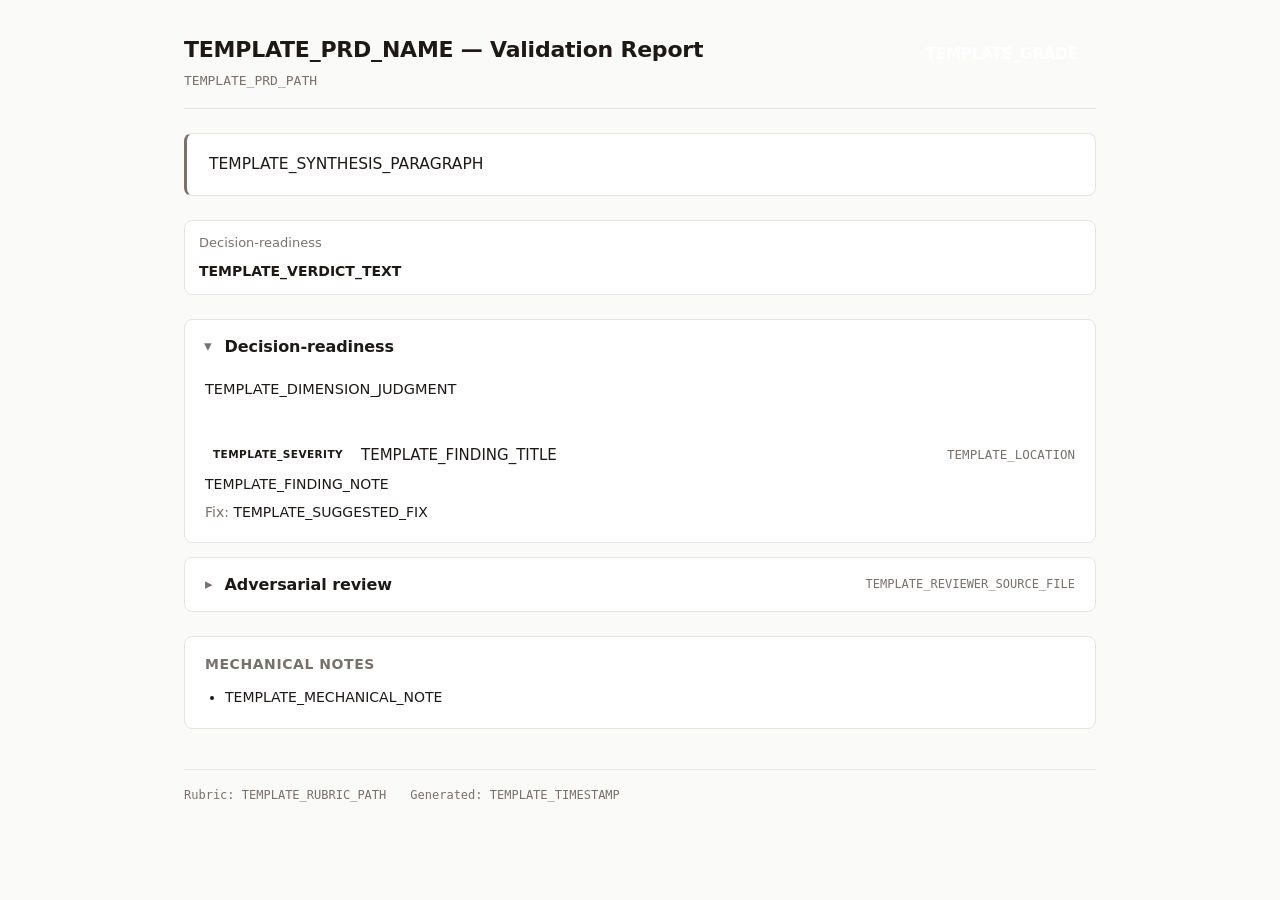
<file: .agents/skills/bmad-prd/assets/validation-report-template.html>
<!DOCTYPE html>
<!--
  PRD Validation Report — skeleton template.

  This file is a starter the synthesis pass fills in directly. There is no
  substitution engine. The LLM:
    1. Reads {doc_workspace}/review-rubric.md and every review-{slug}.md from
       additional reviewers.
    2. Copies this skeleton.
    3. Replaces the placeholder content (everything between TEMPLATE markers)
       with the consolidated review, preserving the structure and CSS.
    4. Writes the result to {doc_workspace}/validation-report.html.
    5. Writes a markdown twin to {doc_workspace}/validation-report.md.

  Visual rules the LLM must preserve:
    - The container width, the color tokens, the typography.
    - One dimension = one collapsible <section class="dimension">.
    - Verdict pill uses the verdict-* class matching its judgment.
    - Severity badge uses the sev-* class matching its level.
    - Each extra reviewer (adversarial, etc.) gets its own collapsible section
      below the rubric dimensions.
    - The footer always shows the artifact paths and timestamp.
-->
<html lang="en">
<head>
<meta charset="utf-8">
<title>PRD Validation: TEMPLATE_PRD_NAME</title>
<style>
  :root {
    --bg: #fafaf9;
    --surface: #ffffff;
    --border: #e7e5e4;
    --text: #1c1917;
    --muted: #78716c;

    --verdict-strong: #16a34a;
    --verdict-adequate: #65a30d;
    --verdict-thin: #d97706;
    --verdict-broken: #dc2626;

    --sev-low: #64748b;
    --sev-medium: #ca8a04;
    --sev-high: #ea580c;
    --sev-critical: #dc2626;

    --grade-exc: #16a34a;
    --grade-good: #65a30d;
    --grade-fair: #d97706;
    --grade-poor: #dc2626;
  }
  * { box-sizing: border-box; }
  html, body { margin: 0; padding: 0; }
  body {
    font-family: -apple-system, BlinkMacSystemFont, "Segoe UI", Inter, system-ui, sans-serif;
    background: var(--bg);
    color: var(--text);
    line-height: 1.6;
    font-size: 15px;
  }
  .container { max-width: 960px; margin: 0 auto; padding: 32px 24px 64px; }

  header.report-header {
    display: flex;
    align-items: flex-start;
    justify-content: space-between;
    gap: 24px;
    padding-bottom: 16px;
    border-bottom: 1px solid var(--border);
    margin-bottom: 24px;
  }
  .title h1 { margin: 0; font-size: 22px; font-weight: 600; letter-spacing: -0.01em; }
  .title .subtitle { color: var(--muted); font-size: 13px; margin-top: 4px; font-family: ui-monospace, "SF Mono", Menlo, monospace; }
  .grade {
    padding: 10px 18px;
    border-radius: 8px;
    font-weight: 600;
    color: white;
    font-size: 15px;
    white-space: nowrap;
  }
  .grade-excellent { background: var(--grade-exc); }
  .grade-good { background: var(--grade-good); }
  .grade-fair { background: var(--grade-fair); }
  .grade-poor { background: var(--grade-poor); }

  .synthesis {
    background: var(--surface);
    border: 1px solid var(--border);
    border-left: 3px solid var(--muted);
    border-radius: 8px;
    padding: 18px 22px;
    margin-bottom: 24px;
    font-size: 15.5px;
  }
  .synthesis p { margin: 0 0 10px; }
  .synthesis p:last-child { margin-bottom: 0; }

  .dimension-summary {
    display: grid;
    grid-template-columns: repeat(auto-fit, minmax(180px, 1fr));
    gap: 10px;
    margin-bottom: 24px;
  }
  .dim-card {
    background: var(--surface);
    border: 1px solid var(--border);
    border-radius: 8px;
    padding: 12px 14px;
  }
  .dim-card .dim-name { font-size: 13px; color: var(--muted); margin-bottom: 6px; }
  .dim-card .dim-verdict { font-size: 14px; font-weight: 600; }

  section.dimension, section.reviewer-section { margin-bottom: 14px; }
  section.dimension details, section.reviewer-section details {
    background: var(--surface);
    border: 1px solid var(--border);
    border-radius: 8px;
    overflow: hidden;
  }
  section summary {
    padding: 14px 20px;
    cursor: pointer;
    user-select: none;
    list-style: none;
    display: flex;
    align-items: center;
    gap: 12px;
  }
  section summary::-webkit-details-marker { display: none; }
  section summary::before {
    content: "▸";
    display: inline-block;
    color: var(--muted);
    transition: transform 0.15s ease;
  }
  section details[open] summary::before { transform: rotate(90deg); }
  section summary h2 {
    display: inline;
    margin: 0;
    font-size: 16px;
    font-weight: 600;
    letter-spacing: -0.005em;
    flex: 1;
  }
  .verdict-pill {
    font-size: 11px;
    padding: 3px 10px;
    border-radius: 999px;
    font-weight: 600;
    text-transform: uppercase;
    letter-spacing: 0.04em;
    color: white;
  }
  .verdict-strong { background: var(--verdict-strong); }
  .verdict-adequate { background: var(--verdict-adequate); }
  .verdict-thin { background: var(--verdict-thin); }
  .verdict-broken { background: var(--verdict-broken); }

  .dim-body { padding: 4px 20px 18px; }
  .dim-judgment { color: var(--text); font-size: 14.5px; }
  .dim-judgment p { margin: 0 0 10px; }

  .findings-list { padding: 0 20px 4px; }
  article.finding {
    padding: 14px 0;
    border-top: 1px solid var(--border);
  }
  article.finding:first-child { border-top: none; }
  article.finding header {
    display: flex;
    align-items: center;
    gap: 10px;
    flex-wrap: wrap;
    margin-bottom: 6px;
  }
  .badge {
    font-size: 10.5px;
    padding: 3px 8px;
    border-radius: 4px;
    font-weight: 600;
    text-transform: uppercase;
    letter-spacing: 0.04em;
    line-height: 1.4;
  }
  .badge-sev-low { background: rgba(100, 116, 139, 0.12); color: var(--sev-low); }
  .badge-sev-medium { background: rgba(202, 138, 4, 0.14); color: var(--sev-medium); }
  .badge-sev-high { background: rgba(234, 88, 12, 0.14); color: var(--sev-high); }
  .badge-sev-critical { background: rgba(220, 38, 38, 0.14); color: var(--sev-critical); }
  .finding-title { margin: 0; font-size: 15px; font-weight: 500; flex: 1; min-width: 200px; }
  .finding-location { font-family: ui-monospace, "SF Mono", Menlo, monospace; font-size: 12.5px; color: var(--muted); }
  .finding-note, .finding-fix { margin-top: 6px; font-size: 14px; }
  .finding-fix strong { color: var(--muted); font-weight: 500; }

  .reviewer-source {
    font-size: 12px;
    color: var(--muted);
    font-family: ui-monospace, "SF Mono", Menlo, monospace;
  }

  .mechanical {
    background: var(--surface);
    border: 1px solid var(--border);
    border-radius: 8px;
    padding: 16px 20px;
    margin-top: 24px;
    font-size: 14px;
  }
  .mechanical h3 { margin: 0 0 10px; font-size: 14px; font-weight: 600; color: var(--muted); text-transform: uppercase; letter-spacing: 0.04em; }
  .mechanical ul { margin: 0; padding-left: 20px; }
  .mechanical li { margin-bottom: 4px; color: var(--text); }

  footer.report-footer {
    margin-top: 40px;
    padding-top: 16px;
    border-top: 1px solid var(--border);
    font-size: 12px;
    color: var(--muted);
    font-family: ui-monospace, "SF Mono", Menlo, monospace;
  }
  footer .meta { display: flex; gap: 24px; flex-wrap: wrap; }
</style>
</head>
<body>
  <div class="container">

    <!-- TEMPLATE: header. Fill prd name, prd path, grade text & class. -->
    <header class="report-header">
      <div class="title">
        <h1>TEMPLATE_PRD_NAME — Validation Report</h1>
        <div class="subtitle">TEMPLATE_PRD_PATH</div>
      </div>
      <div class="grade TEMPLATE_GRADE_CLASS">TEMPLATE_GRADE</div>
    </header>

    <!-- TEMPLATE: overall synthesis paragraphs. Lift directly from
         review-rubric.md "Overall verdict" section; expand if extra reviewers
         materially shift the picture. Wrap each paragraph in <p>. -->
    <div class="synthesis">
      <p>TEMPLATE_SYNTHESIS_PARAGRAPH</p>
    </div>

    <!-- TEMPLATE: dimension summary cards. One per rubric dimension. The
         dim-verdict text uses one of: strong | adequate | thin | broken. -->
    <div class="dimension-summary">
      <div class="dim-card">
        <div class="dim-name">Decision-readiness</div>
        <div class="dim-verdict" style="color: var(--verdict-TEMPLATE_VERDICT)">TEMPLATE_VERDICT_TEXT</div>
      </div>
      <!-- repeat for each of the seven dimensions -->
    </div>

    <!-- TEMPLATE: one section per rubric dimension. Skip a dimension entirely
         if the rubric review marked it n/a for this PRD (e.g. downstream
         usability for a standalone PRD). Open the section by default if
         verdict is thin or broken. -->
    <section class="dimension">
      <details open>
        <summary>
          <h2>Decision-readiness</h2>
          <span class="verdict-pill verdict-TEMPLATE_VERDICT">TEMPLATE_VERDICT_TEXT</span>
        </summary>
        <div class="dim-body">
          <div class="dim-judgment">
            <p>TEMPLATE_DIMENSION_JUDGMENT</p>
          </div>
        </div>
        <div class="findings-list">
          <!-- TEMPLATE: zero or more findings -->
          <article class="finding">
            <header>
              <span class="badge badge-sev-TEMPLATE_SEVERITY">TEMPLATE_SEVERITY</span>
              <h3 class="finding-title">TEMPLATE_FINDING_TITLE</h3>
              <span class="finding-location">TEMPLATE_LOCATION</span>
            </header>
            <div class="finding-note">TEMPLATE_FINDING_NOTE</div>
            <div class="finding-fix"><strong>Fix:</strong> TEMPLATE_SUGGESTED_FIX</div>
          </article>
        </div>
      </details>
    </section>

    <!-- TEMPLATE: one section per extra reviewer that ran (adversarial, etc.).
         Skip this block entirely if only the rubric walker ran. -->
    <section class="reviewer-section">
      <details>
        <summary>
          <h2>Adversarial review</h2>
          <span class="reviewer-source">TEMPLATE_REVIEWER_SOURCE_FILE</span>
        </summary>
        <div class="dim-body">
          <div class="dim-judgment">
            <p>TEMPLATE_REVIEWER_PREAMBLE</p>
          </div>
        </div>
        <div class="findings-list">
          <article class="finding">
            <header>
              <span class="badge badge-sev-TEMPLATE_SEVERITY">TEMPLATE_SEVERITY</span>
              <h3 class="finding-title">TEMPLATE_FINDING_TITLE</h3>
              <span class="finding-location">TEMPLATE_LOCATION</span>
            </header>
            <div class="finding-note">TEMPLATE_FINDING_NOTE</div>
            <div class="finding-fix"><strong>Fix:</strong> TEMPLATE_SUGGESTED_FIX</div>
          </article>
        </div>
      </details>
    </section>

    <!-- TEMPLATE: mechanical notes — short, bulleted. Skip if there are none. -->
    <div class="mechanical">
      <h3>Mechanical notes</h3>
      <ul>
        <li>TEMPLATE_MECHANICAL_NOTE</li>
      </ul>
    </div>

    <footer class="report-footer">
      <div class="meta">
        <span>Rubric: TEMPLATE_RUBRIC_PATH</span>
        <span>Generated: TEMPLATE_TIMESTAMP</span>
      </div>
    </footer>
  </div>
</body>
</html>
</file>
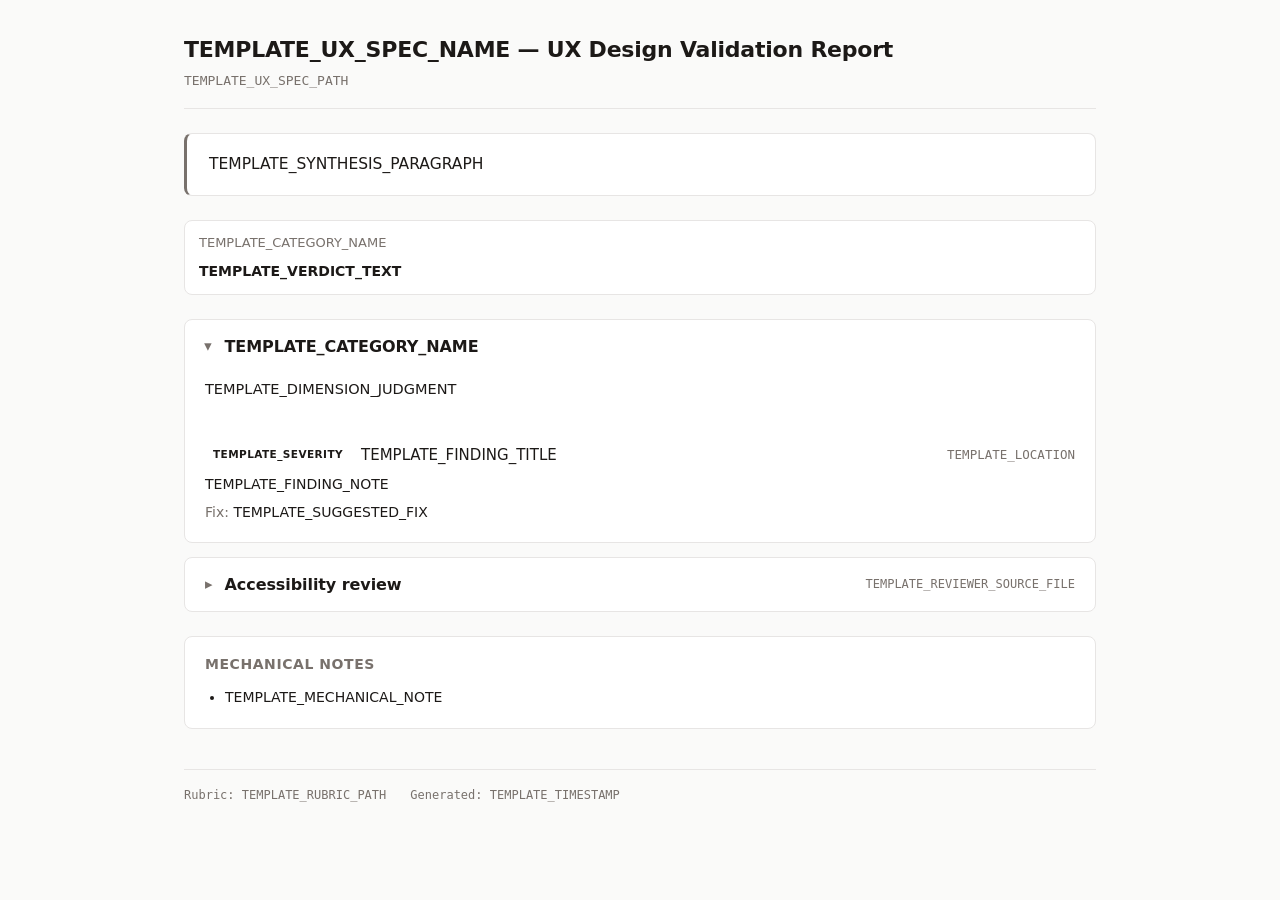
<file: .agents/skills/bmad-ux/assets/validation-report-template.html>
<!DOCTYPE html>
<!--
  UX Design Validation Report — skeleton template.

  This file is a starter the synthesis pass fills in directly. There is no
  substitution engine. The LLM:
    1. Reads {doc_workspace}/review-rubric.md and every review-{slug}.md from
       additional reviewers.
    2. Copies this skeleton.
    3. Replaces the placeholder content (everything between TEMPLATE markers)
       with the consolidated review, preserving the structure and CSS.
    4. Writes the result to {doc_workspace}/validation-report.html.
    5. Writes a markdown twin to {doc_workspace}/validation-report.md.

  Visual rules the LLM must preserve:
    - The container width, the color tokens, the typography.
    - One dimension = one collapsible <section class="dimension">.
    - Verdict pill uses the verdict-* class matching its judgment.
    - Severity badge uses the badge-sev-* class matching its level.
    - Each extra reviewer (accessibility, adversarial, etc.) gets its own
      collapsible section below the rubric dimensions.
    - The footer always shows the artifact paths and timestamp.
-->
<html lang="en">
<head>
<meta charset="utf-8">
<title>UX Design Validation: TEMPLATE_UX_SPEC_NAME</title>
<style>
  :root {
    --bg: #fafaf9;
    --surface: #ffffff;
    --border: #e7e5e4;
    --text: #1c1917;
    --muted: #78716c;

    --verdict-strong: #16a34a;
    --verdict-adequate: #65a30d;
    --verdict-thin: #d97706;
    --verdict-broken: #dc2626;

    --sev-low: #64748b;
    --sev-medium: #ca8a04;
    --sev-high: #ea580c;
    --sev-critical: #dc2626;
  }
  * { box-sizing: border-box; }
  html, body { margin: 0; padding: 0; }
  body {
    font-family: -apple-system, BlinkMacSystemFont, "Segoe UI", Inter, system-ui, sans-serif;
    background: var(--bg);
    color: var(--text);
    line-height: 1.6;
    font-size: 15px;
  }
  .container { max-width: 960px; margin: 0 auto; padding: 32px 24px 64px; }

  header.report-header {
    display: flex;
    align-items: flex-start;
    justify-content: space-between;
    gap: 24px;
    padding-bottom: 16px;
    border-bottom: 1px solid var(--border);
    margin-bottom: 24px;
  }
  .title h1 { margin: 0; font-size: 22px; font-weight: 600; letter-spacing: -0.01em; }
  .title .subtitle { color: var(--muted); font-size: 13px; margin-top: 4px; font-family: ui-monospace, "SF Mono", Menlo, monospace; }

  .synthesis {
    background: var(--surface);
    border: 1px solid var(--border);
    border-left: 3px solid var(--muted);
    border-radius: 8px;
    padding: 18px 22px;
    margin-bottom: 24px;
    font-size: 15.5px;
  }
  .synthesis p { margin: 0 0 10px; }
  .synthesis p:last-child { margin-bottom: 0; }

  .dimension-summary {
    display: grid;
    grid-template-columns: repeat(auto-fit, minmax(180px, 1fr));
    gap: 10px;
    margin-bottom: 24px;
  }
  .dim-card {
    background: var(--surface);
    border: 1px solid var(--border);
    border-radius: 8px;
    padding: 12px 14px;
  }
  .dim-card .dim-name { font-size: 13px; color: var(--muted); margin-bottom: 6px; }
  .dim-card .dim-verdict { font-size: 14px; font-weight: 600; }

  section.dimension, section.reviewer-section { margin-bottom: 14px; }
  section.dimension details, section.reviewer-section details {
    background: var(--surface);
    border: 1px solid var(--border);
    border-radius: 8px;
    overflow: hidden;
  }
  section summary {
    padding: 14px 20px;
    cursor: pointer;
    user-select: none;
    list-style: none;
    display: flex;
    align-items: center;
    gap: 12px;
  }
  section summary::-webkit-details-marker { display: none; }
  section summary::before {
    content: "▸";
    display: inline-block;
    color: var(--muted);
    transition: transform 0.15s ease;
  }
  section details[open] summary::before { transform: rotate(90deg); }
  section summary h2 {
    display: inline;
    margin: 0;
    font-size: 16px;
    font-weight: 600;
    letter-spacing: -0.005em;
    flex: 1;
  }
  .verdict-pill {
    font-size: 11px;
    padding: 3px 10px;
    border-radius: 999px;
    font-weight: 600;
    text-transform: uppercase;
    letter-spacing: 0.04em;
    color: white;
  }
  .verdict-strong { background: var(--verdict-strong); }
  .verdict-adequate { background: var(--verdict-adequate); }
  .verdict-thin { background: var(--verdict-thin); }
  .verdict-broken { background: var(--verdict-broken); }

  .dim-body { padding: 4px 20px 18px; }
  .dim-judgment { color: var(--text); font-size: 14.5px; }
  .dim-judgment p { margin: 0 0 10px; }

  .findings-list { padding: 0 20px 4px; }
  article.finding {
    padding: 14px 0;
    border-top: 1px solid var(--border);
  }
  article.finding:first-child { border-top: none; }
  article.finding header {
    display: flex;
    align-items: center;
    gap: 10px;
    flex-wrap: wrap;
    margin-bottom: 6px;
  }
  .badge {
    font-size: 10.5px;
    padding: 3px 8px;
    border-radius: 4px;
    font-weight: 600;
    text-transform: uppercase;
    letter-spacing: 0.04em;
    line-height: 1.4;
  }
  .badge-sev-low { background: rgba(100, 116, 139, 0.12); color: var(--sev-low); }
  .badge-sev-medium { background: rgba(202, 138, 4, 0.14); color: var(--sev-medium); }
  .badge-sev-high { background: rgba(234, 88, 12, 0.14); color: var(--sev-high); }
  .badge-sev-critical { background: rgba(220, 38, 38, 0.14); color: var(--sev-critical); }
  .finding-title { margin: 0; font-size: 15px; font-weight: 500; flex: 1; min-width: 200px; }
  .finding-location { font-family: ui-monospace, "SF Mono", Menlo, monospace; font-size: 12.5px; color: var(--muted); }
  .finding-note, .finding-fix { margin-top: 6px; font-size: 14px; }
  .finding-fix strong { color: var(--muted); font-weight: 500; }

  .reviewer-source {
    font-size: 12px;
    color: var(--muted);
    font-family: ui-monospace, "SF Mono", Menlo, monospace;
  }

  .mechanical {
    background: var(--surface);
    border: 1px solid var(--border);
    border-radius: 8px;
    padding: 16px 20px;
    margin-top: 24px;
    font-size: 14px;
  }
  .mechanical h3 { margin: 0 0 10px; font-size: 14px; font-weight: 600; color: var(--muted); text-transform: uppercase; letter-spacing: 0.04em; }
  .mechanical ul { margin: 0; padding-left: 20px; }
  .mechanical li { margin-bottom: 4px; color: var(--text); }

  footer.report-footer {
    margin-top: 40px;
    padding-top: 16px;
    border-top: 1px solid var(--border);
    font-size: 12px;
    color: var(--muted);
    font-family: ui-monospace, "SF Mono", Menlo, monospace;
  }
  footer .meta { display: flex; gap: 24px; flex-wrap: wrap; }
</style>
</head>
<body>
  <div class="container">

    <!-- TEMPLATE: header. Fill ux spec name and ux spec path. No overall grade —
         per-category verdicts and severity counts below carry the picture. -->
    <header class="report-header">
      <div class="title">
        <h1>TEMPLATE_UX_SPEC_NAME — UX Design Validation Report</h1>
        <div class="subtitle">TEMPLATE_UX_SPEC_PATH</div>
      </div>
    </header>

    <!-- TEMPLATE: overall synthesis paragraphs. Lift directly from
         review-rubric.md "Overall verdict" section; expand if extra reviewers
         (accessibility, adversarial, etc.) materially shift the picture.
         Wrap each paragraph in <p>. -->
    <div class="synthesis">
      <p>TEMPLATE_SYNTHESIS_PARAGRAPH</p>
    </div>

    <!-- TEMPLATE: dimension summary cards. One per rubric category, in this
         canonical order (from references/validate.md):
           1. Flow coverage
           2. Token completeness
           3. Component coverage
           4. State coverage
           5. Visual reference coverage
           6. Bloat & overspecification
           7. Inheritance discipline
           8. Shape fit
         The dim-verdict text uses one of: strong | adequate | thin | broken. -->
    <div class="dimension-summary">
      <div class="dim-card">
        <div class="dim-name">TEMPLATE_CATEGORY_NAME</div>
        <div class="dim-verdict" style="color: var(--verdict-TEMPLATE_VERDICT)">TEMPLATE_VERDICT_TEXT</div>
      </div>
      <!-- repeat for each of the eight rubric categories -->
    </div>

    <!-- TEMPLATE: one section per rubric category, same canonical order as the
         summary cards above. Skip a category entirely if the rubric review
         marked it n/a for this UX spec. Open the section by default if verdict
         is thin or broken. -->
    <section class="dimension">
      <details open>
        <summary>
          <h2>TEMPLATE_CATEGORY_NAME</h2>
          <span class="verdict-pill verdict-TEMPLATE_VERDICT">TEMPLATE_VERDICT_TEXT</span>
        </summary>
        <div class="dim-body">
          <div class="dim-judgment">
            <p>TEMPLATE_DIMENSION_JUDGMENT</p>
          </div>
        </div>
        <div class="findings-list">
          <!-- TEMPLATE: zero or more findings -->
          <article class="finding">
            <header>
              <span class="badge badge-sev-TEMPLATE_SEVERITY">TEMPLATE_SEVERITY</span>
              <h3 class="finding-title">TEMPLATE_FINDING_TITLE</h3>
              <span class="finding-location">TEMPLATE_LOCATION</span>
            </header>
            <div class="finding-note">TEMPLATE_FINDING_NOTE</div>
            <div class="finding-fix"><strong>Fix:</strong> TEMPLATE_SUGGESTED_FIX</div>
          </article>
        </div>
      </details>
    </section>

    <!-- TEMPLATE: one section per extra reviewer that ran (accessibility,
         adversarial, brand-conformance, etc.). Skip this block entirely if
         only the rubric walker ran. -->
    <section class="reviewer-section">
      <details>
        <summary>
          <h2>Accessibility review</h2>
          <span class="reviewer-source">TEMPLATE_REVIEWER_SOURCE_FILE</span>
        </summary>
        <div class="dim-body">
          <div class="dim-judgment">
            <p>TEMPLATE_REVIEWER_PREAMBLE</p>
          </div>
        </div>
        <div class="findings-list">
          <article class="finding">
            <header>
              <span class="badge badge-sev-TEMPLATE_SEVERITY">TEMPLATE_SEVERITY</span>
              <h3 class="finding-title">TEMPLATE_FINDING_TITLE</h3>
              <span class="finding-location">TEMPLATE_LOCATION</span>
            </header>
            <div class="finding-note">TEMPLATE_FINDING_NOTE</div>
            <div class="finding-fix"><strong>Fix:</strong> TEMPLATE_SUGGESTED_FIX</div>
          </article>
        </div>
      </details>
    </section>

    <!-- TEMPLATE: mechanical notes — short, bulleted. Skip if there are none. -->
    <div class="mechanical">
      <h3>Mechanical notes</h3>
      <ul>
        <li>TEMPLATE_MECHANICAL_NOTE</li>
      </ul>
    </div>

    <footer class="report-footer">
      <div class="meta">
        <span>Rubric: TEMPLATE_RUBRIC_PATH</span>
        <span>Generated: TEMPLATE_TIMESTAMP</span>
      </div>
    </footer>
  </div>
</body>
</html>
</file>
<file: docs/site/assets/style.css>
/* LAgent documentation site — shared styles */
:root {
  --bg: #f6f7fb;
  --bg-elevated: #ffffff;
  --text: #1c2129;
  --text-muted: #5b6472;
  --border: #e3e6ec;
  --accent: #4f5dff;
  --accent-soft: #eef0ff;
  --code-bg: #f0f1f6;
  --sidebar-w: 260px;
  --toc-w: 220px;
  --topbar-h: 56px;
  --danger: #c0392b;
  --warn-bg: #fff6e5;
  --warn-border: #f0c674;
  --ok-bg: #eafaf1;
  --ok-border: #7fd7a3;
  --shadow: 0 1px 3px rgba(20, 24, 40, 0.08);
}

[data-theme="dark"] {
  --bg: #10131a;
  --bg-elevated: #161b24;
  --text: #e7eaf1;
  --text-muted: #9aa4b6;
  --border: #262d3a;
  --accent: #8b93ff;
  --accent-soft: #1c2140;
  --code-bg: #1b202b;
  --warn-bg: #2a2410;
  --warn-border: #6b5a1e;
  --ok-bg: #10261b;
  --ok-border: #2f6b47;
  --shadow: 0 1px 3px rgba(0, 0, 0, 0.4);
}

* { box-sizing: border-box; }

html, body {
  margin: 0;
  padding: 0;
  background: var(--bg);
  color: var(--text);
  font-family: -apple-system, BlinkMacSystemFont, "Segoe UI", Roboto, Helvetica, Arial, sans-serif;
  scroll-behavior: smooth;
}

a { color: var(--accent); text-decoration: none; }
a:hover { text-decoration: underline; }

code, pre {
  font-family: "SFMono-Regular", Consolas, "Liberation Mono", Menlo, monospace;
}

code {
  background: var(--code-bg);
  padding: 0.15em 0.4em;
  border-radius: 4px;
  font-size: 0.88em;
}

pre {
  background: var(--code-bg);
  border: 1px solid var(--border);
  border-radius: 8px;
  padding: 14px 16px;
  overflow-x: auto;
  line-height: 1.5;
  font-size: 0.85em;
}
pre code { background: none; padding: 0; }

.command-pair {
  display: grid;
  grid-template-columns: repeat(auto-fit, minmax(280px, 1fr));
  gap: 12px;
  margin: 1em 0;
}

.command-block {
  min-width: 0;
}

.command-block h3 {
  margin: 0 0 6px;
  color: var(--text-muted);
  font-size: 0.78rem;
  font-weight: 700;
  text-transform: uppercase;
  letter-spacing: 0.06em;
}

.command-block pre {
  margin: 0;
}

/* Topbar */
.topbar {
  position: fixed;
  top: 0; left: 0; right: 0;
  height: var(--topbar-h);
  background: var(--bg-elevated);
  border-bottom: 1px solid var(--border);
  display: flex;
  align-items: center;
  gap: 12px;
  padding: 0 14px;
  z-index: 100;
  box-shadow: var(--shadow);
}
.topbar .brand {
  font-weight: 700;
  font-size: 1.05rem;
  white-space: nowrap;
}
#navToggle {
  display: none;
  background: none;
  border: 1px solid var(--border);
  border-radius: 6px;
  color: var(--text);
  font-size: 1.1rem;
  padding: 4px 9px;
  cursor: pointer;
}
.search-wrap { position: relative; flex: 1; max-width: 420px; margin-left: auto; }
#searchInput {
  width: 100%;
  padding: 8px 12px;
  border-radius: 8px;
  border: 1px solid var(--border);
  background: var(--bg);
  color: var(--text);
  font-size: 0.9rem;
}
#searchInput:focus { outline: 2px solid var(--accent); }
.search-results {
  position: absolute;
  top: calc(100% + 6px);
  left: 0; right: 0;
  background: var(--bg-elevated);
  border: 1px solid var(--border);
  border-radius: 8px;
  box-shadow: var(--shadow);
  max-height: 360px;
  overflow-y: auto;
  display: none;
  z-index: 200;
}
.search-results.open { display: block; }
.search-results a {
  display: block;
  padding: 9px 12px;
  color: var(--text);
  border-bottom: 1px solid var(--border);
  text-decoration: none;
}
.search-results a:last-child { border-bottom: none; }
.search-results a:hover, .search-results a.active { background: var(--accent-soft); }
.search-results small { display: block; color: var(--text-muted); font-weight: 400; }
.search-empty { padding: 10px 12px; color: var(--text-muted); font-size: 0.85rem; }

#themeToggle {
  background: none;
  border: 1px solid var(--border);
  border-radius: 6px;
  color: var(--text);
  font-size: 1rem;
  padding: 6px 10px;
  cursor: pointer;
  white-space: nowrap;
}

/* Layout */
.layout {
  display: flex;
  max-width: 1400px;
  margin: 0 auto;
  padding-top: var(--topbar-h);
}

.sidebar {
  width: var(--sidebar-w);
  flex: 0 0 var(--sidebar-w);
  position: sticky;
  top: var(--topbar-h);
  height: calc(100vh - var(--topbar-h));
  overflow-y: auto;
  padding: 20px 12px;
  border-right: 1px solid var(--border);
}
.sidebar .group-title {
  font-size: 0.72rem;
  text-transform: uppercase;
  letter-spacing: 0.06em;
  color: var(--text-muted);
  margin: 18px 10px 6px;
}
.sidebar .group-title:first-child { margin-top: 4px; }
.sidebar a.nav-link {
  display: flex;
  align-items: center;
  gap: 8px;
  padding: 8px 10px;
  border-radius: 8px;
  color: var(--text);
  font-size: 0.92rem;
  text-decoration: none;
}
.sidebar a.nav-link:hover { background: var(--accent-soft); }
.sidebar a.nav-link.active {
  background: var(--accent-soft);
  color: var(--accent);
  font-weight: 600;
}

.content {
  flex: 1 1 auto;
  min-width: 0;
  padding: 32px 40px 80px;
}
.content h1:first-child { margin-top: 0; }
.content h1 { font-size: 1.9rem; border-bottom: 1px solid var(--border); padding-bottom: 12px; }
.content h2 { font-size: 1.35rem; margin-top: 2.2em; scroll-margin-top: 80px; }
.content h3 { font-size: 1.08rem; margin-top: 1.8em; scroll-margin-top: 80px; }
.content p, .content li { line-height: 1.65; color: var(--text); }
.content table {
  border-collapse: collapse;
  width: 100%;
  margin: 1em 0;
  font-size: 0.9rem;
}
.content th, .content td {
  border: 1px solid var(--border);
  padding: 8px 10px;
  text-align: left;
  vertical-align: top;
}
.content th { background: var(--code-bg); }

.toc {
  width: var(--toc-w);
  flex: 0 0 var(--toc-w);
  position: sticky;
  top: var(--topbar-h);
  height: calc(100vh - var(--topbar-h));
  overflow-y: auto;
  padding: 28px 16px;
  font-size: 0.85rem;
}
.toc .toc-title { font-weight: 700; margin-bottom: 8px; color: var(--text-muted); text-transform: uppercase; font-size: 0.72rem; letter-spacing: 0.06em; }
.toc a { display: block; color: var(--text-muted); padding: 4px 0 4px 10px; border-left: 2px solid transparent; }
.toc a.h3 { padding-left: 20px; font-size: 0.82rem; }
.toc a.active { color: var(--accent); border-left-color: var(--accent); font-weight: 600; }

/* Callouts */
.callout {
  border-radius: 8px;
  padding: 12px 16px;
  margin: 1.2em 0;
  border: 1px solid var(--border);
}
.callout.warn { background: var(--warn-bg); border-color: var(--warn-border); }
.callout.ok { background: var(--ok-bg); border-color: var(--ok-border); }
.callout.info { background: var(--accent-soft); border-color: var(--accent); }
.callout strong.callout-title { display: block; margin-bottom: 4px; }

.badge {
  display: inline-block;
  padding: 2px 8px;
  border-radius: 999px;
  font-size: 0.72rem;
  font-weight: 700;
  background: var(--accent-soft);
  color: var(--accent);
  margin-right: 4px;
}

.cards {
  display: grid;
  grid-template-columns: repeat(auto-fit, minmax(220px, 1fr));
  gap: 14px;
  margin: 1.2em 0;
}
.card {
  border: 1px solid var(--border);
  border-radius: 10px;
  padding: 14px 16px;
  background: var(--bg-elevated);
  box-shadow: var(--shadow);
}
.card h3 { margin-top: 0; font-size: 1rem; }
.card p { margin-bottom: 0; color: var(--text-muted); font-size: 0.88rem; }

/* Simple architecture diagram (CSS boxes, no external deps) */
.diagram {
  display: flex;
  flex-wrap: wrap;
  gap: 16px;
  align-items: center;
  justify-content: center;
  padding: 24px;
  background: var(--bg-elevated);
  border: 1px solid var(--border);
  border-radius: 10px;
  margin: 1.4em 0;
}
.diagram .node {
  border: 1.5px solid var(--accent);
  border-radius: 8px;
  padding: 10px 14px;
  font-size: 0.85rem;
  font-weight: 600;
  background: var(--accent-soft);
  color: var(--text);
  text-align: center;
  min-width: 120px;
}
.diagram .arrow { color: var(--text-muted); font-size: 1.3rem; }
.flow-col { display: flex; flex-direction: column; gap: 10px; align-items: center; }

.pipeline {
  display: flex;
  flex-wrap: wrap;
  gap: 8px;
  align-items: center;
  margin: 1.2em 0;
}
.pipeline .step {
  border: 1.5px solid var(--border);
  border-left: 4px solid var(--accent);
  border-radius: 6px;
  padding: 8px 12px;
  background: var(--bg-elevated);
  font-size: 0.85rem;
}
.pipeline .sep { color: var(--text-muted); }

.page-nav {
  display: flex;
  justify-content: space-between;
  margin-top: 3em;
  padding-top: 1.2em;
  border-top: 1px solid var(--border);
  gap: 16px;
}
.page-nav a {
  border: 1px solid var(--border);
  border-radius: 8px;
  padding: 10px 14px;
  color: var(--text);
  text-decoration: none;
  font-size: 0.88rem;
  max-width: 46%;
}
.page-nav a:hover { border-color: var(--accent); }
.page-nav .dir { display: block; color: var(--text-muted); font-size: 0.72rem; text-transform: uppercase; }
.page-nav .next { margin-left: auto; text-align: right; }

.kbd {
  border: 1px solid var(--border);
  border-bottom-width: 2px;
  border-radius: 4px;
  padding: 1px 6px;
  font-family: monospace;
  font-size: 0.82em;
  background: var(--code-bg);
}

.checklist { list-style: none; padding-left: 0; }
.checklist li { padding-left: 1.6em; position: relative; margin-bottom: 6px; }
.checklist li::before {
  content: "☐";
  position: absolute; left: 0; color: var(--accent); font-size: 1.05em;
}

/* Numbered walkthrough steps (e.g. profile creation guide) */
.step-block {
  border: 1px solid var(--border);
  border-left: 4px solid var(--accent);
  border-radius: 8px;
  padding: 4px 18px 2px;
  margin: 1.4em 0;
  background: var(--bg-elevated);
}
.step-block > h3 { margin-top: 0.9em; }
.step-badge {
  display: inline-flex;
  align-items: center;
  justify-content: center;
  width: 1.6em; height: 1.6em;
  border-radius: 50%;
  background: var(--accent);
  color: #fff;
  font-size: 0.78rem;
  font-weight: 700;
  margin-right: 8px;
}

/* Schematic screen mockup used to illustrate ROI rectangles */
.screen-mockup {
  position: relative;
  width: 100%;
  max-width: 640px;
  aspect-ratio: 16 / 9;
  margin: 1.2em auto 0.4em;
  background-image:
    linear-gradient(var(--border) 1px, transparent 1px),
    linear-gradient(90deg, var(--border) 1px, transparent 1px);
  background-size: 10% 12.5%;
  background-color: var(--code-bg);
  border: 2px solid var(--text-muted);
  border-radius: 8px;
  overflow: hidden;
}
.screen-mockup .mockup-label {
  position: absolute;
  top: 6px; left: 8px;
  font-size: 0.7rem;
  color: var(--text-muted);
  text-transform: uppercase;
  letter-spacing: 0.04em;
}
.roi-box {
  position: absolute;
  border: 2px dashed;
  border-radius: 3px;
  background: rgba(79, 93, 255, 0.12);
}
.roi-box span {
  position: absolute;
  top: -1.5em; left: -2px;
  font-size: 0.68rem;
  font-family: monospace;
  background: var(--bg-elevated);
  color: var(--text);
  padding: 1px 4px;
  border-radius: 4px;
  border: 1px solid var(--border);
  white-space: nowrap;
}
.roi-box .roi-coords {
  position: absolute;
  bottom: -1.4em; left: -2px;
  top: auto;
  font-size: 0.62rem;
  color: var(--text-muted);
  background: transparent;
  border: none;
  padding: 0;
}
.figure-caption {
  text-align: center;
  color: var(--text-muted);
  font-size: 0.82rem;
  margin: 0.6em 0 1.4em;
}

/* Mobile */
@media (max-width: 1100px) {
  .toc { display: none; }
}
@media (max-width: 860px) {
  #navToggle { display: inline-block; }
  .sidebar {
    position: fixed;
    left: 0;
    top: var(--topbar-h);
    height: calc(100vh - var(--topbar-h));
    background: var(--bg-elevated);
    z-index: 90;
    transform: translateX(-105%);
    transition: transform 0.18s ease;
    box-shadow: var(--shadow);
  }
  .sidebar.open { transform: translateX(0); }
  .content { padding: 24px 18px 60px; }
  .search-wrap { max-width: none; }
  .topbar .brand { display: none; }
}
</file>
